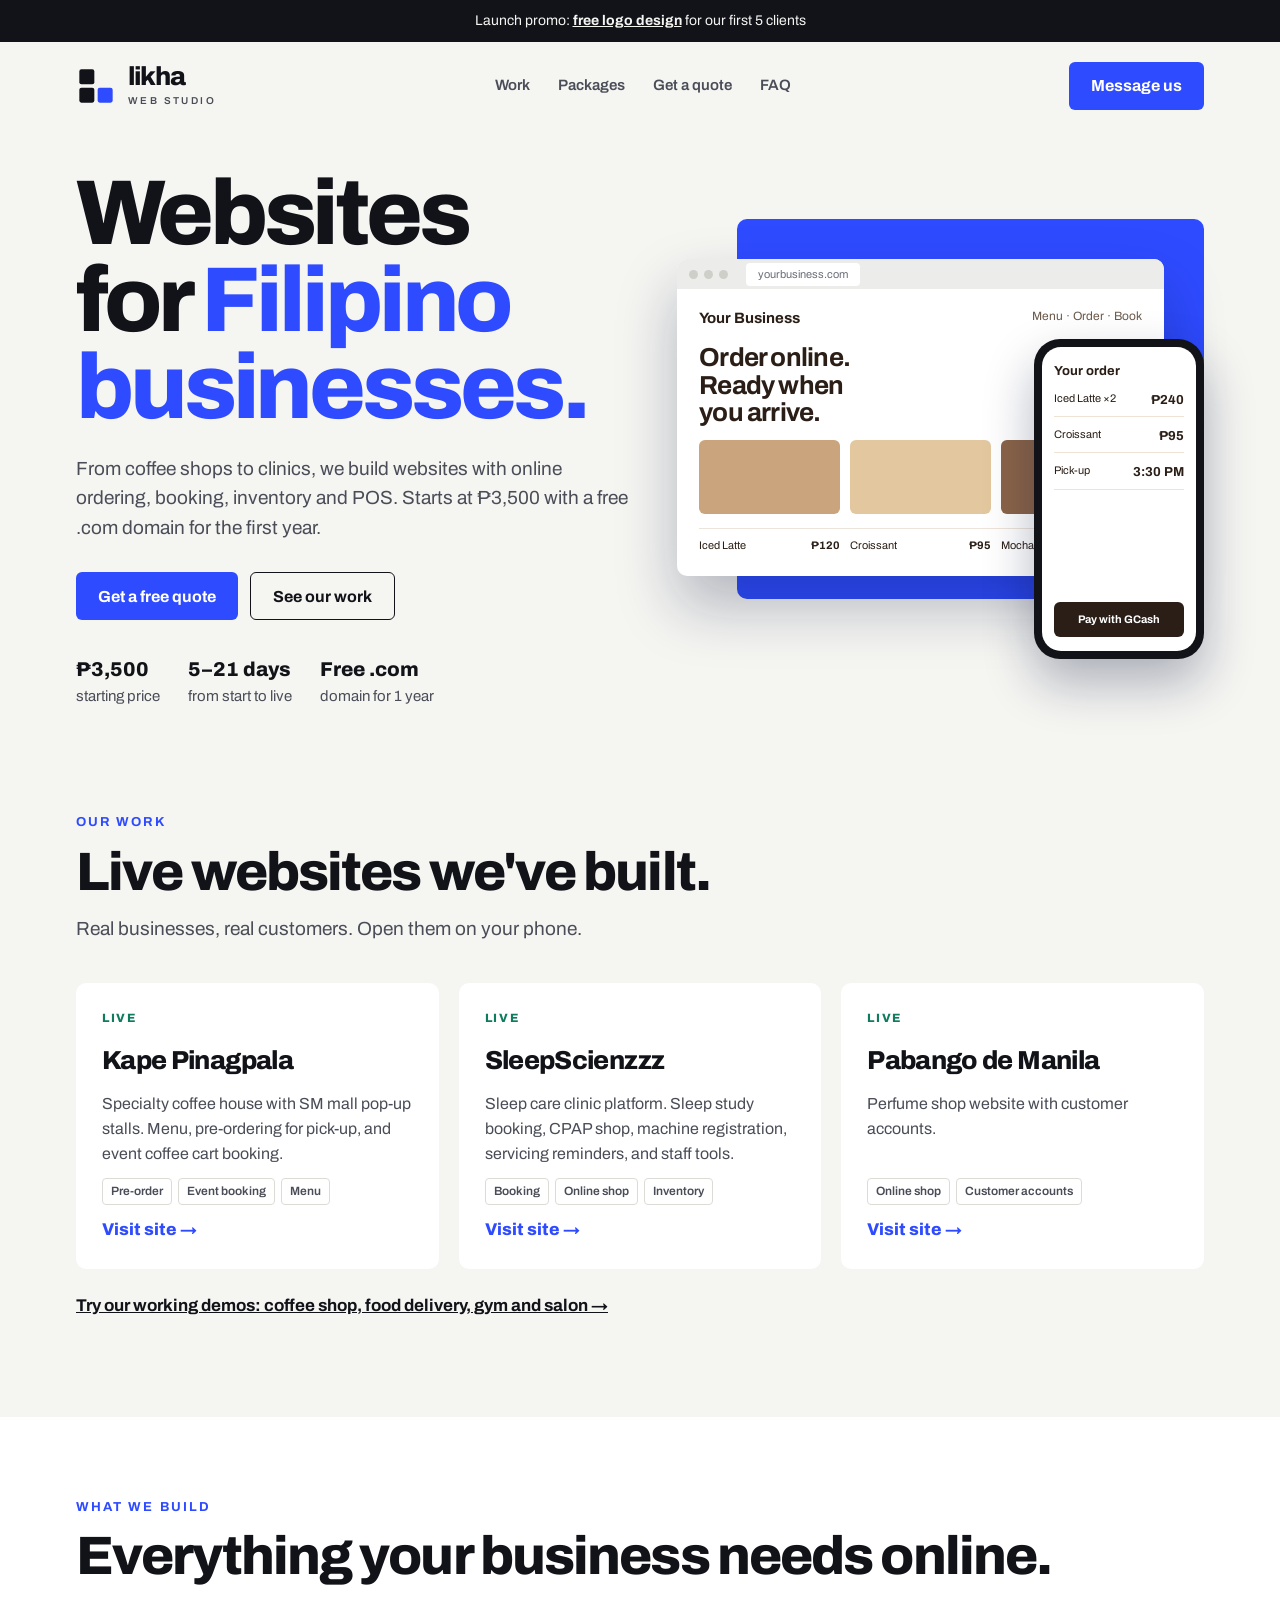
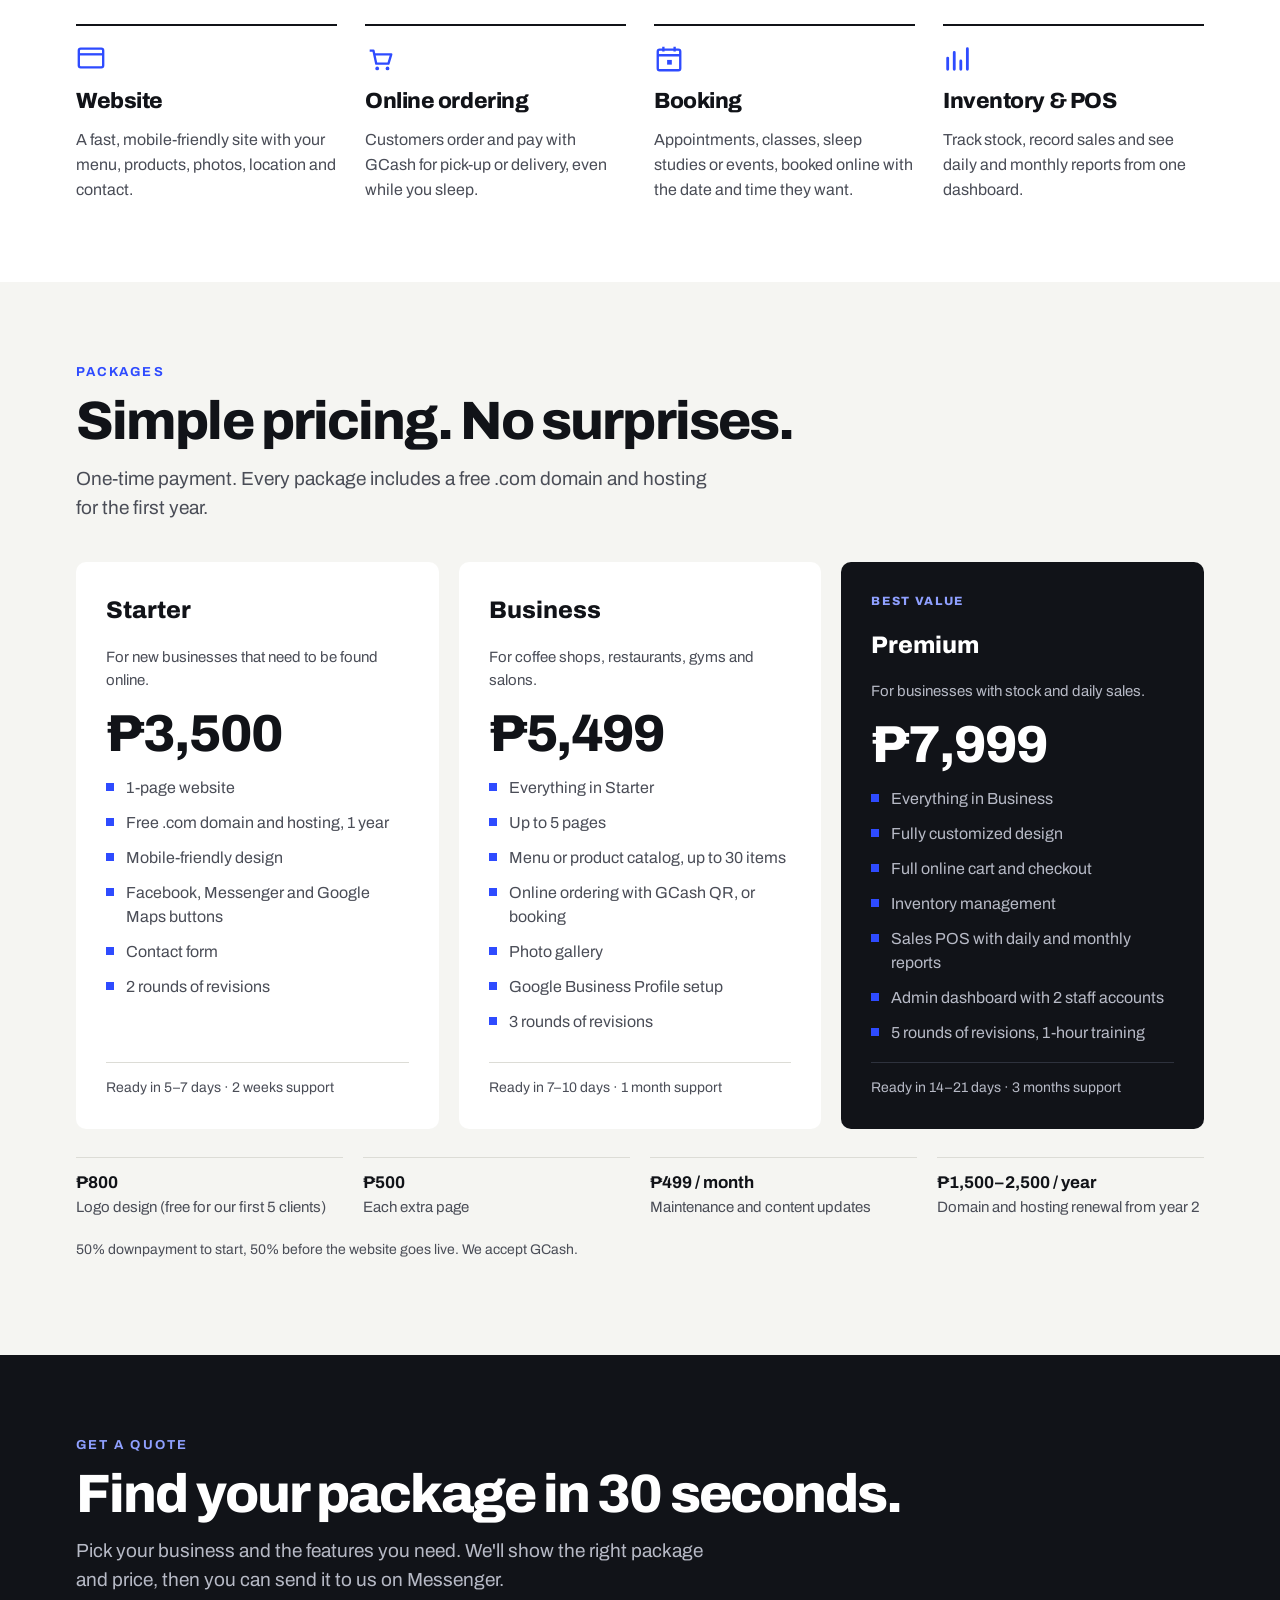
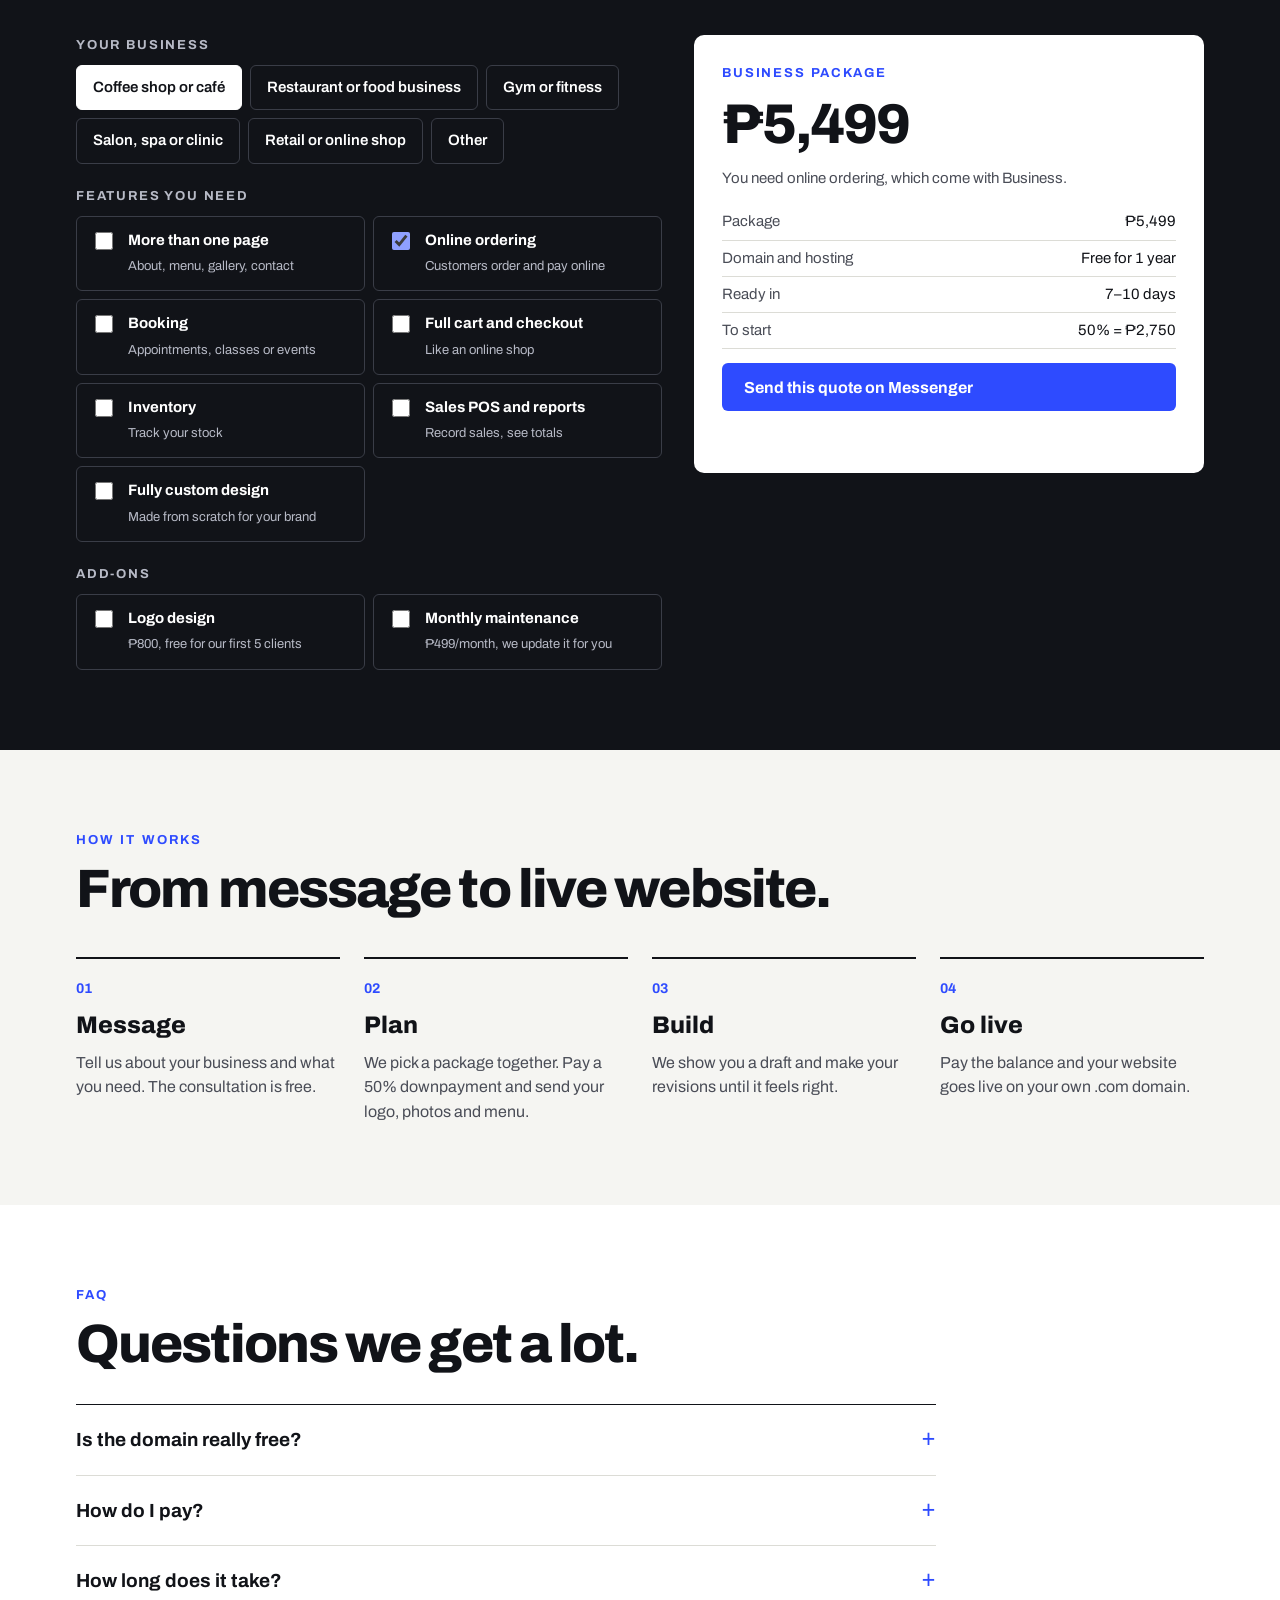
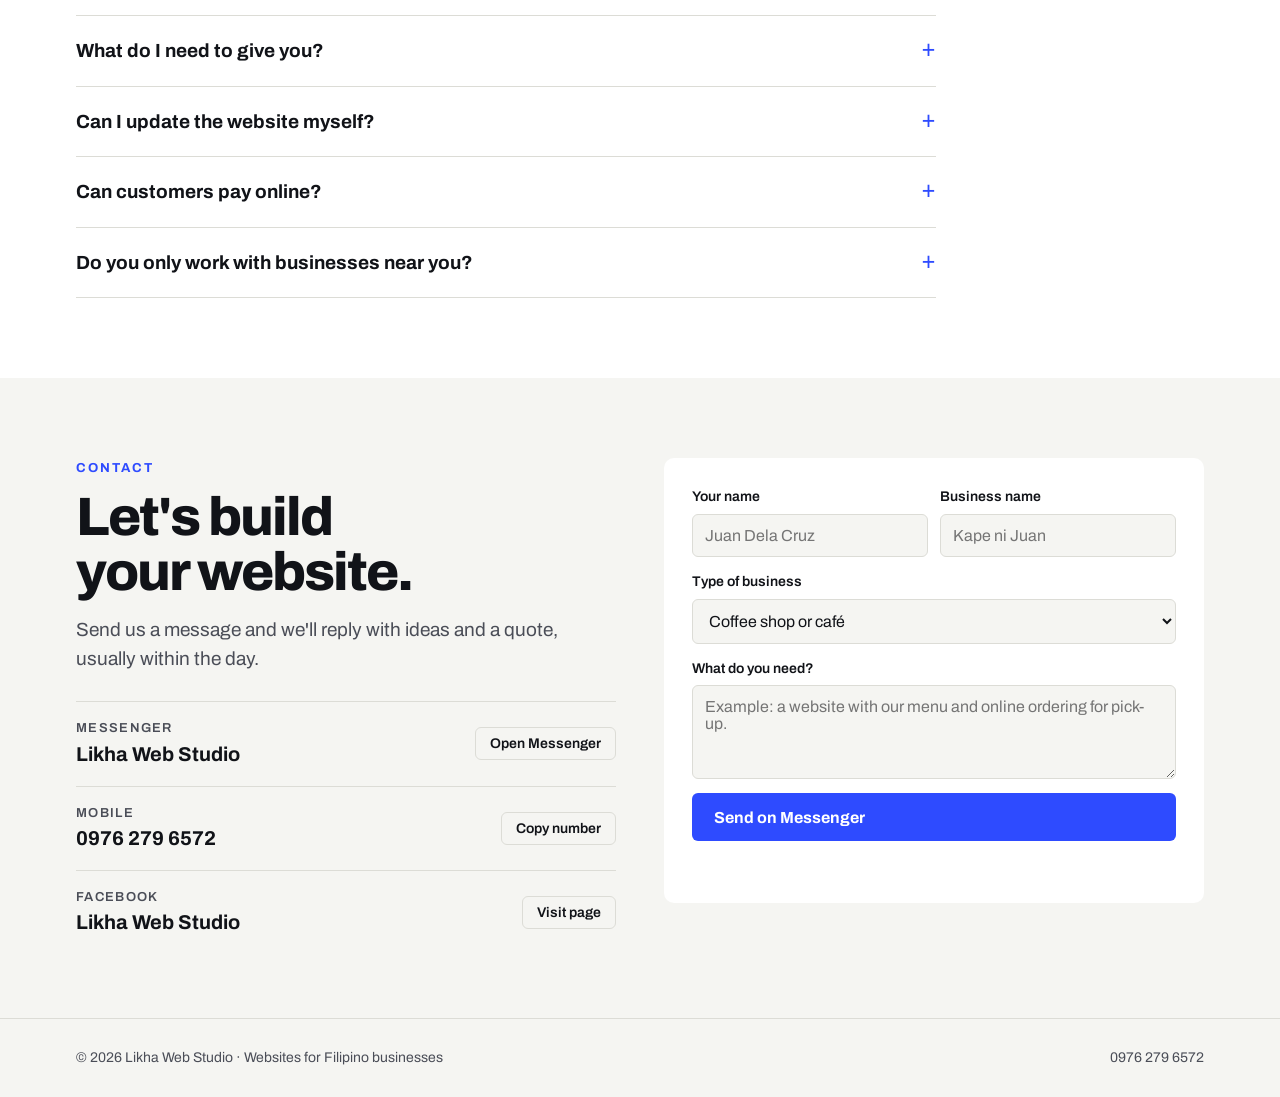
<file: index.html>
<!doctype html><html lang="en"><head><meta charset="utf-8"><meta name=viewport content="width=device-width,initial-scale=1,viewport-fit=cover"><style>:root{color-scheme:light;box-sizing:border-box;padding-top:env(safe-area-inset-top,0px);padding-bottom:env(safe-area-inset-bottom,0px)}html{scroll-padding-top:env(safe-area-inset-top,0px)}body{margin:0;padding:0;font:14px -apple-system,BlinkMacSystemFont,sans-serif;background:#fff;color:#000}img{max-width:100%}[hidden]:not([hidden=until-found i]){display:none!important}</style><title>Likha Web Studio</title>
<meta name="description" content="Affordable websites for Filipino businesses: online ordering, booking, inventory and POS. Starts at ₱3,500 with a free .com domain for the first year.">
<meta property="og:title" content="Likha Web Studio | Websites for Filipino businesses">
<meta property="og:description" content="Websites with online ordering, booking, inventory and POS. Starts at ₱3,500 with a free .com domain.">
<meta property="og:image" content="https://likha-web-studio.pages.dev/og-image.png">
<meta property="og:type" content="website">
<link rel="icon" href="data:image/svg+xml,%3Csvg xmlns='http://www.w3.org/2000/svg' viewBox='0 0 48 48'%3E%3Crect x='4' y='4' width='18' height='18' rx='2.5' fill='%23111318'/%3E%3Crect x='4' y='26' width='18' height='18' rx='2.5' fill='%23111318'/%3E%3Crect x='26' y='26' width='18' height='18' rx='2.5' fill='%232E4BFF'/%3E%3C/svg%3E">
<link rel="preconnect" href="https://fonts.googleapis.com">
<link rel="stylesheet" href="https://fonts.googleapis.com/css2?family=Archivo:wght@400;500;600;700;800&display=swap">
</head><body>
<style>
/* Layout: studio homepage — split hero with product mock, client work, services, packages, live quote builder, process, FAQ, contact. */
:root{
  --bg:#F5F5F2; --card:#FFFFFF; --ink:#111318; --muted:#4A4D57; --line:#DCDCD6; --accent:#2E4BFF; --accent-ink:#FFFFFF; --dark:#111318; --dark-fg:#FFFFFF; --dark-muted:#B7BAC6; --live:#0F7B5F;
  --font:'Archivo', system-ui, -apple-system, 'Segoe UI', sans-serif;
}
@media (prefers-color-scheme: dark){:root:not([data-theme="light"]){--bg:#111318;--card:#1B1E26;--ink:#F2F2EF;--muted:#B0B4C0;--line:#2E323D;--accent:#7D8EFF;--accent-ink:#0B0D12;--dark:#000000;--dark-fg:#F2F2EF;--dark-muted:#A9ADB9;--live:#5FD3A8;color-scheme:dark}}
:root[data-theme="dark"]{--bg:#111318;--card:#1B1E26;--ink:#F2F2EF;--muted:#B0B4C0;--line:#2E323D;--accent:#7D8EFF;--accent-ink:#0B0D12;--dark:#000000;--dark-fg:#F2F2EF;--dark-muted:#A9ADB9;--live:#5FD3A8;color-scheme:dark}
*{box-sizing:border-box}
html{scroll-behavior:smooth}
@media (prefers-reduced-motion:reduce){html{scroll-behavior:auto}}
body{background:var(--bg);color:var(--ink);font-family:var(--font);font-size:17px;line-height:1.55}
.wrap{max-width:1160px;margin:0 auto;padding-left:max(16px,env(safe-area-inset-left,0px));padding-right:max(16px,env(safe-area-inset-right,0px))}
a{color:inherit}
a:focus-visible,button:focus-visible,input:focus-visible,select:focus-visible,textarea:focus-visible,summary:focus-visible{outline:3px solid var(--accent);outline-offset:3px}
h1,h2,h3{text-wrap:balance}
.btn{display:inline-flex;align-items:center;gap:8px;font:700 16px var(--font);text-decoration:none;border:0;border-radius:6px;padding:14px 22px;cursor:pointer;background:var(--accent);color:var(--accent-ink);min-height:48px}
.btn.ink{background:var(--ink);color:var(--bg)}
.btn.ghost{background:transparent;color:var(--ink);border:1.5px solid var(--ink)}
.eyebrow{font-size:13px;font-weight:700;letter-spacing:0.16em;text-transform:uppercase;color:var(--accent);margin:0 0 12px}
section{padding-block:80px}
section h2{font-size:clamp(34px,5vw,54px);font-weight:800;letter-spacing:-0.035em;line-height:1.02;margin:0 0 14px}
.lead{color:var(--muted);font-size:19px;max-width:58ch;margin:0}
.promo{background:var(--ink);color:var(--bg);font-size:14px;text-align:center;padding-block:10px}
.promo a{font-weight:700}
header .wrap{display:flex;justify-content:space-between;align-items:center;gap:16px;padding-block:20px}
.lock{display:flex;align-items:center;gap:12px;text-decoration:none}
.lock b{display:block;color:var(--ink);font-size:26px;font-weight:800;letter-spacing:-0.035em;line-height:1}
.lock span{display:block;font-size:10px;font-weight:600;letter-spacing:0.24em;margin-top:4px;color:var(--muted)}
nav{display:flex;gap:28px;font-weight:600;font-size:15px}
nav a{text-decoration:none;color:var(--muted)}nav a:hover{color:var(--ink)}
.hero .wrap{display:grid;grid-template-columns:minmax(0,1.05fr) minmax(0,1fr);gap:48px;align-items:center;padding-block:40px 24px}
.hero h1{font-size:clamp(46px,7.4vw,92px);font-weight:800;letter-spacing:-0.045em;line-height:0.95;margin:0 0 22px}
.hero h1 span{color:var(--accent)}
.hero .lead{margin-bottom:30px}
.ctas{display:flex;gap:12px;flex-wrap:wrap}
.trust{display:flex;gap:28px;flex-wrap:wrap;margin-top:34px;font-size:15px;color:var(--muted)}
.trust b{display:block;color:var(--ink);font-size:20px;font-weight:800}
.mock{position:relative;height:440px;max-width:100%}
.mock .panel{position:absolute;inset:0 0 60px 60px;background:var(--accent);border-radius:10px}
.browser{position:absolute;left:0;top:40px;right:40px;background:#FFFFFF;border-radius:10px;overflow:hidden;box-shadow:0 30px 60px rgba(10,20,60,0.28);color:#2A1E16}
.browser .bar{height:30px;background:#ECECEA;display:flex;align-items:center;gap:6px;padding:0 12px}
.browser .bar i{width:9px;height:9px;border-radius:50%;background:#CFCFCA}
.browser .bar span{margin-left:12px;background:#FFFFFF;border-radius:4px;font-size:11px;color:#6B6E78;padding:3px 12px}
.site{padding:18px 22px 22px;display:flex;flex-direction:column;gap:14px}
.site .nav{display:flex;justify-content:space-between;font-size:12px;color:#6B5A4C}
.site .nav b{font-size:15px;color:#2A1E16}
.site h4{margin:0;font-size:26px;line-height:1.05;letter-spacing:-0.03em;max-width:12ch}
.site .row{display:grid;grid-template-columns:repeat(3,minmax(0,1fr));gap:10px}
.site .tile{border-radius:6px;height:74px}
.site .items{display:grid;grid-template-columns:repeat(3,minmax(0,1fr));font-size:11px;border-top:1px solid #ECE4DA;padding-top:8px;gap:10px}
.site .items span{display:flex;justify-content:space-between}
.phone{position:absolute;right:0;bottom:0;width:170px;height:320px;background:#111318;border-radius:26px;padding:8px;box-shadow:0 24px 50px rgba(10,20,60,0.3)}
.phone .scr{height:100%;background:#FFFFFF;border-radius:19px;padding:14px 12px;display:flex;flex-direction:column;gap:9px;color:#2A1E16;font-size:11px}
.phone .scr b{font-size:13px}
.phone .ln{display:flex;justify-content:space-between;border-bottom:1px solid #EFE4D3;padding-bottom:6px}
.phone .pay{margin-top:auto;background:#2A1E16;color:#FFFFFF;text-align:center;border-radius:6px;padding:9px;font-weight:700}
.work-grid{display:grid;grid-template-columns:repeat(3,minmax(0,1fr));gap:20px;margin-top:40px}
.proj{background:var(--card);border-radius:10px;padding:26px;display:flex;flex-direction:column;gap:12px;text-decoration:none}
.proj .live{font-size:12px;font-weight:800;letter-spacing:0.14em;color:var(--live)}
.proj h3{margin:0;font-size:26px;font-weight:800;letter-spacing:-0.025em}
.proj p{margin:0;color:var(--muted);font-size:16px;flex:1}
.tags{display:flex;gap:6px;flex-wrap:wrap}
.tags span{font-size:12px;font-weight:600;border:1px solid var(--line);border-radius:4px;padding:3px 8px;color:var(--muted)}
.proj .go{font-weight:800;color:var(--accent)}
.proj:hover h3{color:var(--accent)}
.more{margin-top:24px;font-weight:700}
.services{background:var(--card)}
.svc-grid{display:grid;grid-template-columns:repeat(4,minmax(0,1fr));gap:28px;margin-top:40px}
.svc{display:flex;flex-direction:column;gap:10px;border-top:2px solid var(--ink);padding-top:18px}
.svc h3{margin:0;font-size:22px;font-weight:800;letter-spacing:-0.02em}
.svc p{margin:0;color:var(--muted);font-size:16px}
.svc svg{width:30px;height:30px}
.plans{display:grid;grid-template-columns:repeat(3,minmax(0,1fr));gap:20px;margin-top:40px;align-items:stretch}
.plan{background:var(--card);border-radius:10px;padding:30px;display:flex;flex-direction:column;gap:16px}
.plan.best{background:var(--dark);color:var(--dark-fg)}
.plan .for{color:var(--muted);font-size:15px;margin:0}
.plan.best .for,.plan.best li{color:var(--dark-muted)}
.plan h3{margin:0;font-size:24px;font-weight:800}
.plan .flag{font-size:12px;font-weight:800;letter-spacing:0.14em;color:var(--accent)}
.plan.best .flag{color:#8FA0FF}
.plan .amt{font-size:52px;font-weight:800;letter-spacing:-0.04em;line-height:1;font-variant-numeric:tabular-nums}
.plan ul{list-style:none;margin:0;padding:0;display:flex;flex-direction:column;gap:10px;font-size:16px;flex:1}
.plan li{display:flex;gap:12px;align-items:baseline;color:var(--muted)}
.plan li::before{content:"";width:8px;height:8px;background:var(--accent);flex-shrink:0;transform:translateY(-2px)}
.plan .meta{font-size:14px;color:var(--muted);border-top:1px solid var(--line);padding-top:14px}
.plan.best .meta{border-color:#2E323D;color:var(--dark-muted)}
.addons{display:grid;grid-template-columns:repeat(4,minmax(0,1fr));gap:20px;margin-top:28px}
.addons div{border-top:1px solid var(--line);padding-top:12px;font-size:15px;color:var(--muted)}
.addons b{display:block;color:var(--ink);font-size:17px}
.fine{font-size:14px;color:var(--muted);margin-top:20px}
.quote{background:var(--dark);color:var(--dark-fg)}
.quote .lead{color:var(--dark-muted)}
.quote .eyebrow{color:#8FA0FF}
.q-grid{display:grid;grid-template-columns:minmax(0,1.15fr) minmax(0,1fr);gap:32px;margin-top:40px;align-items:start}
.q-form{display:flex;flex-direction:column;gap:22px}
.q-form legend,.q-label{font-size:13px;font-weight:700;letter-spacing:0.14em;text-transform:uppercase;color:var(--dark-muted);margin-bottom:10px;padding:0}
fieldset{border:0;margin:0;padding:0;min-width:0}
.chips{display:flex;flex-wrap:wrap;gap:8px}
.chip{position:relative}
.chip input{position:absolute;opacity:0;pointer-events:none}
.chip span{display:inline-block;font-size:15px;font-weight:600;padding:10px 16px;border-radius:6px;border:1.5px solid #3A3D47;cursor:pointer;color:var(--dark-fg)}
.chip input:checked+span{background:var(--dark-fg);color:#111318;border-color:var(--dark-fg)}
.chip input:focus-visible+span{outline:3px solid #8FA0FF;outline-offset:2px}
.feat{display:grid;grid-template-columns:repeat(2,minmax(0,1fr));gap:8px}
.feat label{display:flex;gap:12px;align-items:flex-start;border:1.5px solid #3A3D47;border-radius:6px;padding:12px 14px;cursor:pointer}
.feat input{width:18px;height:18px;margin-top:3px;accent-color:#8FA0FF;flex-shrink:0}
.feat b{display:block;font-size:15px}
.feat small{color:var(--dark-muted);font-size:13px}
.result{background:var(--card);color:var(--ink);border-radius:10px;padding:28px;display:flex;flex-direction:column;gap:14px;position:sticky;top:calc(20px + env(safe-area-inset-top,0px))}
.result .pk{font-size:13px;font-weight:700;letter-spacing:0.14em;text-transform:uppercase;color:var(--accent)}
.result .total{font-size:56px;font-weight:800;letter-spacing:-0.04em;line-height:1;font-variant-numeric:tabular-nums}
.result .why{color:var(--muted);font-size:15px;margin:0}
.rows div{display:flex;justify-content:space-between;gap:12px;padding-block:6px;border-bottom:1px solid var(--line);font-size:15px;font-variant-numeric:tabular-nums}
.rows div span:first-child{color:var(--muted)}
.copied{font-size:14px;color:var(--live);font-weight:600;min-height:1.4em;margin:0}
.steps{display:grid;grid-template-columns:repeat(4,minmax(0,1fr));gap:24px;margin-top:40px}
.step{border-top:2px solid var(--ink);padding-top:16px}
.step .n{font-size:14px;font-weight:700;color:var(--accent)}
.step h3{margin:6px 0;font-size:24px;font-weight:800}
.step p{margin:0;color:var(--muted);font-size:16px}
.faq{background:var(--card)}
.faq-list{margin-top:32px;border-top:1.5px solid var(--ink);max-width:860px}
details{border-bottom:1px solid var(--line)}
summary{cursor:pointer;list-style:none;display:flex;justify-content:space-between;gap:16px;padding-block:20px;font-size:19px;font-weight:700}
summary::-webkit-details-marker{display:none}
summary::after{content:"+";font-weight:400;font-size:24px;line-height:1;color:var(--accent)}
details[open] summary::after{content:"−"}
details p{margin:0 0 20px;color:var(--muted);max-width:68ch}
.contact .wrap{display:grid;grid-template-columns:minmax(0,1fr) minmax(0,1fr);gap:48px;align-items:start}
.ways{display:flex;flex-direction:column;gap:16px;margin-top:28px}
.way{display:flex;justify-content:space-between;align-items:center;gap:12px;border-top:1px solid var(--line);padding-top:16px;flex-wrap:wrap}
.way small{display:block;color:var(--muted);font-size:13px;font-weight:600;letter-spacing:0.1em;text-transform:uppercase}
.way b{font-size:20px}
.mini{font:600 14px var(--font);border:1.5px solid var(--line);background:transparent;color:var(--ink);border-radius:6px;padding:8px 14px;cursor:pointer;text-decoration:none}
form.inq{background:var(--card);border-radius:10px;padding:28px;display:flex;flex-direction:column;gap:14px}
form.inq label{font-weight:600;font-size:14px;display:flex;flex-direction:column;gap:6px}
form.inq input,form.inq select,form.inq textarea{font:16px var(--font);padding:12px;border-radius:6px;border:1.5px solid var(--line);background:var(--bg);color:var(--ink)}
form.inq .two{display:grid;grid-template-columns:minmax(0,1fr) minmax(0,1fr);gap:12px}
footer{border-top:1px solid var(--line)}
footer .wrap{padding-block:28px;display:flex;justify-content:space-between;flex-wrap:wrap;gap:12px;color:var(--muted);font-size:14px}
@media (max-width:980px){
  .hero .wrap,.q-grid,.contact .wrap{grid-template-columns:1fr}
  .svc-grid,.steps,.addons{grid-template-columns:repeat(2,minmax(0,1fr))}
  .work-grid,.plans{grid-template-columns:1fr}
  .result{position:static}
}
@media (max-width:640px){
  nav{display:none}
  section{padding-block:56px}
  .mock{height:360px}
  .phone{width:140px;height:270px}
  .site .tile{height:54px}
  .svc-grid,.steps,.addons,.feat,form.inq .two{grid-template-columns:1fr}
  header .btn{padding:10px 14px;min-height:44px;font-size:14px}
}
</style>

<div class="promo">Launch promo: <a href="#quote">free logo design</a> for our first 5 clients</div>

<header><div class="wrap">
  <a class="lock" href="#top" aria-label="Likha Web Studio home">
    <svg width="40" height="40" viewBox="0 0 48 48" aria-hidden="true"><rect x="4" y="4" width="18" height="18" rx="2.5" fill="var(--ink)"/><rect x="4" y="26" width="18" height="18" rx="2.5" fill="var(--ink)"/><rect x="26" y="26" width="18" height="18" rx="2.5" fill="var(--accent)"/></svg>
    <div><b>likha</b><span>WEB STUDIO</span></div>
  </a>
  <nav aria-label="Main"><a href="#work">Work</a><a href="#packages">Packages</a><a href="#quote">Get a quote</a><a href="#faq">FAQ</a></nav>
  <a class="btn" href="https://m.me/61595731580054" target="_blank" rel="noopener">Message us</a>
</div></header>

<main id="top">
<section class="hero" style="padding-block:0"><div class="wrap">
  <div>
    <h1>Websites for <span>Filipino businesses.</span></h1>
    <p class="lead">From coffee shops to clinics, we build websites with online ordering, booking, inventory and POS. Starts at ₱3,500 with a free .com domain for the first year.</p>
    <div class="ctas"><a class="btn" href="#quote">Get a free quote</a><a class="btn ghost" href="#work">See our work</a></div>
    <div class="trust"><div><b>₱3,500</b>starting price</div><div><b>5–21 days</b>from start to live</div><div><b>Free .com</b>domain for 1 year</div></div>
  </div>
  <div class="mock" aria-hidden="true">
    <div class="panel"></div>
    <div class="browser">
      <div class="bar"><i></i><i></i><i></i><span>yourbusiness.com</span></div>
      <div class="site">
        <div class="nav"><b>Your Business</b><span>Menu · Order · Book</span></div>
        <h4>Order online. Ready when you arrive.</h4>
        <div class="row"><div class="tile" style="background:#C9A47C"></div><div class="tile" style="background:#E3C89F"></div><div class="tile" style="background:#8A6448"></div></div>
        <div class="items"><span>Iced Latte <b>₱120</b></span><span>Croissant <b>₱95</b></span><span>Mocha <b>₱135</b></span></div>
      </div>
    </div>
    <div class="phone"><div class="scr"><b>Your order</b><div class="ln"><span>Iced Latte ×2</span><b>₱240</b></div><div class="ln"><span>Croissant</span><b>₱95</b></div><div class="ln"><span>Pick-up</span><b>3:30 PM</b></div><div class="pay">Pay with GCash</div></div></div>
  </div>
</div></section>

<section id="work"><div class="wrap">
  <p class="eyebrow">Our work</p>
  <h2>Live websites we've built.</h2>
  <p class="lead">Real businesses, real customers. Open them on your phone.</p>
  <div class="work-grid">
    <a class="proj" href="https://kapepinagpala.pages.dev/" target="_blank" rel="noopener">
      <span class="live">LIVE</span><h3>Kape Pinagpala</h3>
      <p>Specialty coffee house with SM mall pop-up stalls. Menu, pre-ordering for pick-up, and event coffee cart booking.</p>
      <div class="tags"><span>Pre-order</span><span>Event booking</span><span>Menu</span></div><span class="go">Visit site →</span>
    </a>
    <a class="proj" href="https://sleepscienzzz-pi.vercel.app/" target="_blank" rel="noopener">
      <span class="live">LIVE</span><h3>SleepScienzzz</h3>
      <p>Sleep care clinic platform. Sleep study booking, CPAP shop, machine registration, servicing reminders, and staff tools.</p>
      <div class="tags"><span>Booking</span><span>Online shop</span><span>Inventory</span></div><span class="go">Visit site →</span>
    </a>
    <a class="proj" href="https://pabangodemanila.pabangodemanilaph.workers.dev/" target="_blank" rel="noopener">
      <span class="live">LIVE</span><h3>Pabango de Manila</h3>
      <p>Perfume shop website with customer accounts.</p>
      <div class="tags"><span>Online shop</span><span>Customer accounts</span></div><span class="go">Visit site →</span>
    </a>
  </div>
  <p class="more"><a href="portfolio/">Try our working demos: coffee shop, food delivery, gym and salon →</a></p>
</div></section>

<section class="services"><div class="wrap">
  <p class="eyebrow">What we build</p>
  <h2>Everything your business needs online.</h2>
  <div class="svc-grid">
    <div class="svc"><svg viewBox="0 0 32 32" aria-hidden="true"><rect x="3" y="5" width="26" height="20" rx="2" fill="none" stroke="var(--accent)" stroke-width="2.5"/><path d="M3 11 H29" stroke="var(--accent)" stroke-width="2.5"/></svg><h3>Website</h3><p>A fast, mobile-friendly site with your menu, products, photos, location and contact.</p></div>
    <div class="svc"><svg viewBox="0 0 32 32" aria-hidden="true"><path d="M5 7 H9 L12 21 H25 L28 11 H10" fill="none" stroke="var(--accent)" stroke-width="2.5" stroke-linejoin="round"/><circle cx="13" cy="26" r="2" fill="var(--accent)"/><circle cx="24" cy="26" r="2" fill="var(--accent)"/></svg><h3>Online ordering</h3><p>Customers order and pay with GCash for pick-up or delivery, even while you sleep.</p></div>
    <div class="svc"><svg viewBox="0 0 32 32" aria-hidden="true"><rect x="4" y="6" width="24" height="22" rx="2" fill="none" stroke="var(--accent)" stroke-width="2.5"/><path d="M4 12 H28 M10 3 V8 M22 3 V8" stroke="var(--accent)" stroke-width="2.5"/><rect x="14" y="17" width="5" height="5" fill="var(--accent)"/></svg><h3>Booking</h3><p>Appointments, classes, sleep studies or events, booked online with the date and time they want.</p></div>
    <div class="svc"><svg viewBox="0 0 32 32" aria-hidden="true"><path d="M5 27 V15 M12 27 V9 M19 27 V18 M26 27 V5" stroke="var(--accent)" stroke-width="3" stroke-linecap="round"/></svg><h3>Inventory &amp; POS</h3><p>Track stock, record sales and see daily and monthly reports from one dashboard.</p></div>
  </div>
</div></section>

<section id="packages"><div class="wrap">
  <p class="eyebrow">Packages</p>
  <h2>Simple pricing. No surprises.</h2>
  <p class="lead">One-time payment. Every package includes a free .com domain and hosting for the first year.</p>
  <div class="plans">
    <div class="plan">
      <h3>Starter</h3><p class="for">For new businesses that need to be found online.</p>
      <div class="amt">₱3,500</div>
      <ul><li>1-page website</li><li>Free .com domain and hosting, 1 year</li><li>Mobile-friendly design</li><li>Facebook, Messenger and Google Maps buttons</li><li>Contact form</li><li>2 rounds of revisions</li></ul>
      <div class="meta">Ready in 5–7 days · 2 weeks support</div>
    </div>
    <div class="plan">
      <h3>Business</h3><p class="for">For coffee shops, restaurants, gyms and salons.</p>
      <div class="amt">₱5,499</div>
      <ul><li>Everything in Starter</li><li>Up to 5 pages</li><li>Menu or product catalog, up to 30 items</li><li>Online ordering with GCash QR, or booking</li><li>Photo gallery</li><li>Google Business Profile setup</li><li>3 rounds of revisions</li></ul>
      <div class="meta">Ready in 7–10 days · 1 month support</div>
    </div>
    <div class="plan best">
      <span class="flag">BEST VALUE</span>
      <h3>Premium</h3><p class="for">For businesses with stock and daily sales.</p>
      <div class="amt">₱7,999</div>
      <ul><li>Everything in Business</li><li>Fully customized design</li><li>Full online cart and checkout</li><li>Inventory management</li><li>Sales POS with daily and monthly reports</li><li>Admin dashboard with 2 staff accounts</li><li>5 rounds of revisions, 1-hour training</li></ul>
      <div class="meta">Ready in 14–21 days · 3 months support</div>
    </div>
  </div>
  <div class="addons">
    <div><b>₱800</b>Logo design (free for our first 5 clients)</div>
    <div><b>₱500</b>Each extra page</div>
    <div><b>₱499 / month</b>Maintenance and content updates</div>
    <div><b>₱1,500–2,500 / year</b>Domain and hosting renewal from year 2</div>
  </div>
  <p class="fine">50% downpayment to start, 50% before the website goes live. We accept GCash.</p>
</div></section>

<section class="quote" id="quote"><div class="wrap">
  <p class="eyebrow">Get a quote</p>
  <h2>Find your package in 30 seconds.</h2>
  <p class="lead">Pick your business and the features you need. We'll show the right package and price, then you can send it to us on Messenger.</p>
  <div class="q-grid">
    <form class="q-form" id="qform" onsubmit="return false">
      <fieldset>
        <legend>Your business</legend>
        <div class="chips" id="biz"></div>
      </fieldset>
      <fieldset>
        <legend>Features you need</legend>
        <div class="feat">
          <label for="f-pages"><input type="checkbox" id="f-pages" data-f="pages"><span><b>More than one page</b><small>About, menu, gallery, contact</small></span></label>
          <label for="f-order"><input type="checkbox" id="f-order" data-f="order"><span><b>Online ordering</b><small>Customers order and pay online</small></span></label>
          <label for="f-book"><input type="checkbox" id="f-book" data-f="book"><span><b>Booking</b><small>Appointments, classes or events</small></span></label>
          <label for="f-cart"><input type="checkbox" id="f-cart" data-f="cart"><span><b>Full cart and checkout</b><small>Like an online shop</small></span></label>
          <label for="f-inv"><input type="checkbox" id="f-inv" data-f="inv"><span><b>Inventory</b><small>Track your stock</small></span></label>
          <label for="f-pos"><input type="checkbox" id="f-pos" data-f="pos"><span><b>Sales POS and reports</b><small>Record sales, see totals</small></span></label>
          <label for="f-custom"><input type="checkbox" id="f-custom" data-f="custom"><span><b>Fully custom design</b><small>Made from scratch for your brand</small></span></label>
        </div>
      </fieldset>
      <fieldset>
        <legend>Add-ons</legend>
        <div class="feat">
          <label for="a-logo"><input type="checkbox" id="a-logo"><span><b>Logo design</b><small>₱800, free for our first 5 clients</small></span></label>
          <label for="a-maint"><input type="checkbox" id="a-maint"><span><b>Monthly maintenance</b><small>₱499/month, we update it for you</small></span></label>
        </div>
      </fieldset>
    </form>
    <div class="result" aria-live="polite">
      <span class="pk" id="rPk">Business package</span>
      <div class="total" id="rTotal">₱5,499</div>
      <p class="why" id="rWhy"></p>
      <div class="rows" id="rRows"></div>
      <a class="btn" id="sendQuote" href="https://m.me/61595731580054" target="_blank" rel="noopener">Send this quote on Messenger</a>
      <p class="copied" id="qCopied"></p>
    </div>
  </div>
</div></section>

<section><div class="wrap">
  <p class="eyebrow">How it works</p>
  <h2>From message to live website.</h2>
  <div class="steps">
    <div class="step"><span class="n">01</span><h3>Message</h3><p>Tell us about your business and what you need. The consultation is free.</p></div>
    <div class="step"><span class="n">02</span><h3>Plan</h3><p>We pick a package together. Pay a 50% downpayment and send your logo, photos and menu.</p></div>
    <div class="step"><span class="n">03</span><h3>Build</h3><p>We show you a draft and make your revisions until it feels right.</p></div>
    <div class="step"><span class="n">04</span><h3>Go live</h3><p>Pay the balance and your website goes live on your own .com domain.</p></div>
  </div>
</div></section>

<section class="faq" id="faq"><div class="wrap">
  <p class="eyebrow">FAQ</p>
  <h2>Questions we get a lot.</h2>
  <div class="faq-list">
    <details><summary>Is the domain really free?</summary><p>Yes, for the first year. From the second year, renewal of the domain and hosting costs ₱1,500 to ₱2,500 per year depending on your package. We'll remind you before it's due.</p></details>
    <details><summary>How do I pay?</summary><p>50% downpayment to start and 50% before the website goes live. We accept GCash.</p></details>
    <details><summary>How long does it take?</summary><p>Starter takes 5–7 days, Business 7–10 days and Premium 14–21 days. The clock starts once we have your downpayment and your content.</p></details>
    <details><summary>What do I need to give you?</summary><p>Your logo, photos, menu or product list with prices, and contact details. No logo yet? We can design one. No photos? We can help you choose good stock photos to start.</p></details>
    <details><summary>Can I update the website myself?</summary><p>With Premium, yes: the admin dashboard lets you edit products, prices and stock. For Starter and Business, our ₱499/month maintenance plan covers updates, or we can do one-time changes for a small fee.</p></details>
    <details><summary>Can customers pay online?</summary><p>Yes. Business includes ordering with your GCash QR code. Premium adds a full cart and checkout.</p></details>
    <details><summary>Do you only work with businesses near you?</summary><p>No. We work online with businesses anywhere in the Philippines, through Messenger and video calls.</p></details>
  </div>
</div></section>

<section class="contact" id="contact"><div class="wrap">
  <div>
    <p class="eyebrow">Contact</p>
    <h2>Let's build your website.</h2>
    <p class="lead">Send us a message and we'll reply with ideas and a quote, usually within the day.</p>
    <div class="ways">
      <div class="way"><span><small>Messenger</small><b>Likha Web Studio</b></span><a class="mini" href="https://m.me/61595731580054" target="_blank" rel="noopener">Open Messenger</a></div>
      <div class="way"><span><small>Mobile</small><b id="phone">0976 279 6572</b></span><button class="mini" type="button" id="copyPhone">Copy number</button></div>
      <div class="way"><span><small>Facebook</small><b>Likha Web Studio</b></span><a class="mini" href="https://www.facebook.com/profile.php?id=61595731580054" target="_blank" rel="noopener">Visit page</a></div>
    </div>
  </div>
  <form class="inq" id="inq">
    <div class="two">
      <label for="iname">Your name<input id="iname" required autocomplete="name" placeholder="Juan Dela Cruz"></label>
      <label for="ibiz">Business name<input id="ibiz" required placeholder="Kape ni Juan"></label>
    </div>
    <label for="itype">Type of business<select id="itype"></select></label>
    <label for="imsg">What do you need?<textarea id="imsg" rows="4" placeholder="Example: a website with our menu and online ordering for pick-up."></textarea></label>
    <button class="btn" type="submit">Send on Messenger</button>
    <p class="copied" id="iCopied"></p>
  </form>
</div></section>
</main>

<footer><div class="wrap"><span>© 2026 Likha Web Studio · Websites for Filipino businesses</span><span>0976 279 6572</span></div></footer>

<script>
const MSG='https://m.me/61595731580054';
const BIZ=['Coffee shop or café','Restaurant or food business','Gym or fitness','Salon, spa or clinic','Retail or online shop','Other'];
const PKG={starter:{n:'Starter',p:3500,days:'5–7 days'},business:{n:'Business',p:5499,days:'7–10 days'},premium:{n:'Premium',p:7999,days:'14–21 days'}};
const LABEL={pages:'More than one page',order:'Online ordering',book:'Booking',cart:'Full cart and checkout',inv:'Inventory',pos:'Sales POS and reports',custom:'Fully custom design'};
const $=id=>document.getElementById(id);
const peso=n=>'₱'+n.toLocaleString('en-PH');
$('biz').innerHTML=BIZ.map((b,i)=>`<label class="chip"><input type="radio" name="biz" id="biz${i}" value="${b}" ${i===0?'checked':''}><span>${b}</span></label>`).join('');
$('itype').innerHTML=BIZ.map(b=>`<option>${b}</option>`).join('');
const defaults={'Coffee shop or café':['order'],'Restaurant or food business':['order'],'Gym or fitness':['book'],'Salon, spa or clinic':['book'],'Retail or online shop':['cart','inv'],'Other':[]};
function feats(){return [...document.querySelectorAll('[data-f]')].filter(c=>c.checked).map(c=>c.dataset.f);}
function calc(){
  const f=feats();
  let key='starter',why='A one-page site gets you found on Google and shows customers how to reach you.';
  if(f.some(x=>['cart','inv','pos','custom'].includes(x))){key='premium';why='You need '+f.filter(x=>['cart','inv','pos','custom'].includes(x)).map(x=>LABEL[x].toLowerCase()).join(', ')+', which come with Premium.';}
  else if(f.some(x=>['pages','order','book'].includes(x))){key='business';why='You need '+f.map(x=>LABEL[x].toLowerCase()).join(', ')+', which come with Business.';}
  const pk=PKG[key],logo=$('a-logo').checked,maint=$('a-maint').checked;
  const biz=document.querySelector('input[name=biz]:checked').value;
  const total=pk.p+(logo?800:0);
  return {pk,f,logo,maint,biz,total,why};
}
function render(){
  const q=calc();
  $('rPk').textContent=q.pk.n+' package';$('rTotal').textContent=peso(q.total);$('rWhy').textContent=q.why;
  $('rRows').innerHTML=[['Package',peso(q.pk.p)],q.logo?['Logo design','₱800 (free for first 5 clients)']:null,['Domain and hosting','Free for 1 year'],['Ready in',q.pk.days],q.maint?['Maintenance','₱499 / month']:null,['To start','50% = '+peso(Math.round(q.total/2))]].filter(Boolean).map(([a,b])=>`<div><span>${a}</span><span>${b}</span></div>`).join('');
}
function quoteText(){const q=calc();return `Hi Likha Web Studio! I'd like a quote.\nBusiness: ${q.biz}\nPackage: ${q.pk.n} (${peso(q.pk.p)})\nFeatures: ${q.f.length?q.f.map(x=>LABEL[x]).join(', '):'Basic website'}${q.logo?'\nAdd-on: Logo design':''}${q.maint?'\nAdd-on: Monthly maintenance':''}\nEstimated total: ${peso(q.total)}`;}
function copyThen(text,out,msg){
  try{navigator.clipboard.writeText(text).then(()=>{$(out).textContent=msg;},()=>{$(out).textContent='Opening Messenger. Type your message there.';});}catch(e){$(out).textContent='Opening Messenger. Type your message there.';}
}
document.addEventListener('change',e=>{
  if(e.target.name==='biz'){document.querySelectorAll('[data-f]').forEach(c=>c.checked=(defaults[e.target.value]||[]).includes(c.dataset.f));}
  render();
});
$('sendQuote').addEventListener('click',()=>copyThen(quoteText(),'qCopied','Quote copied. Paste it in the Messenger chat that just opened.'));
$('copyPhone').addEventListener('click',()=>{try{navigator.clipboard.writeText('09762796572').then(()=>$('copyPhone').textContent='Copied',()=>{});}catch(e){}});
$('inq').addEventListener('submit',e=>{
  e.preventDefault();
  const t=`Hi Likha Web Studio! I'm ${$('iname').value} from ${$('ibiz').value} (${$('itype').value}).\n${$('imsg').value||'I would like to ask about a website.'}`;
  copyThen(t,'iCopied','Message copied. Paste it in the Messenger chat that just opened.');
  window.open(MSG,'_blank','noopener');
});
document.getElementById('f-order').checked=true;
render();
</script>

</body></html>
</file>
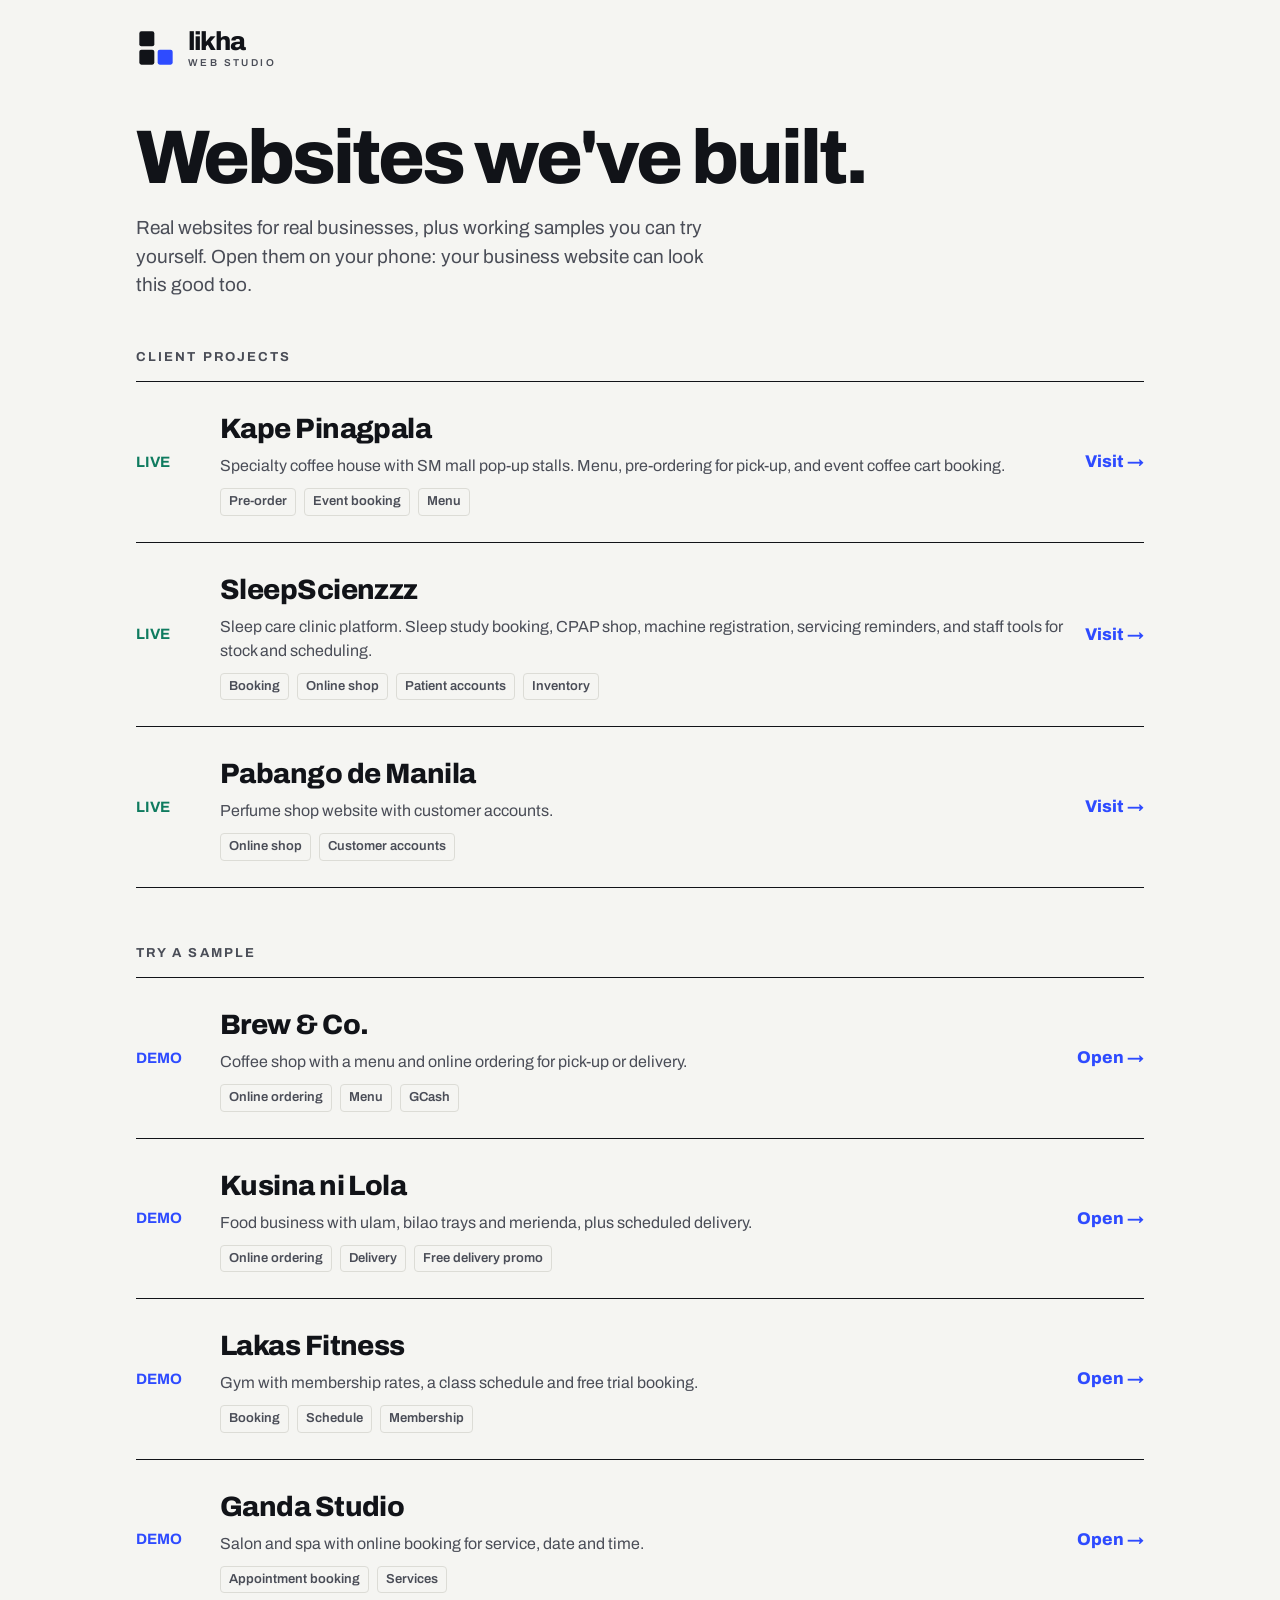
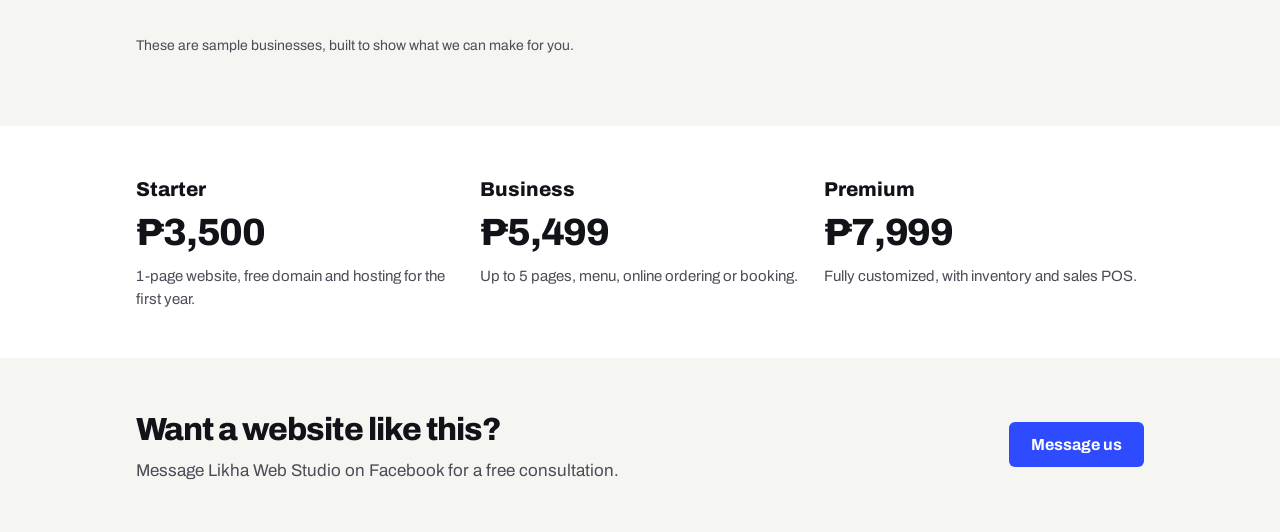
<file: portfolio/index.html>
<!doctype html><html lang="en"><head><meta charset="utf-8"><meta name=viewport content="width=device-width,initial-scale=1,viewport-fit=cover"><style>:root{color-scheme:light;box-sizing:border-box;padding-top:env(safe-area-inset-top,0px);padding-bottom:env(safe-area-inset-bottom,0px)}html{scroll-padding-top:env(safe-area-inset-top,0px)}body{margin:0;padding:0;font:14px -apple-system,BlinkMacSystemFont,sans-serif;background:#fff;color:#000}img{max-width:100%}[hidden]:not([hidden=until-found i]){display:none!important}</style><title>Likha Web Studio Portfolio</title>
<link rel="preconnect" href="https://fonts.googleapis.com">
<link rel="stylesheet" href="https://fonts.googleapis.com/css2?family=Archivo:wght@400;500;600;700;800&display=swap">
</head><body>
<style>
/* Layout: studio portfolio — wordmark header, statement, numbered demo list with live links, packages strip. */
:root{
  --bg:#F5F5F2; --card:#FFFFFF; --ink:#111318; --muted:#4A4D57; --line:#DCDCD6; --accent:#2E4BFF;
  --font:'Archivo', system-ui, sans-serif;
  color-scheme: light;
}
@media (prefers-color-scheme: dark){:root:not([data-theme="light"]){--bg:#111318;--card:#1B1E26;--ink:#F2F2EF;--muted:#B0B4C0;--line:#2E323D;--accent:#7D8EFF;color-scheme:dark}}
:root[data-theme="dark"]{--bg:#111318;--card:#1B1E26;--ink:#F2F2EF;--muted:#B0B4C0;--line:#2E323D;--accent:#7D8EFF;color-scheme:dark}
*{box-sizing:border-box}
body{background:var(--bg);color:var(--ink);font-family:var(--font);font-size:17px;line-height:1.5}
.wrap{max-width:1040px;margin:0 auto;padding-left:max(16px,env(safe-area-inset-left,0px));padding-right:max(16px,env(safe-area-inset-right,0px))}
header .wrap{display:flex;align-items:center;gap:12px;padding-block:28px}
.lock{display:flex;flex-direction:column;line-height:1}
.lock b{font-size:26px;font-weight:800;letter-spacing:-0.035em}
.lock span{font-size:10px;font-weight:600;letter-spacing:0.24em;margin-top:4px;color:var(--muted)}
.intro .wrap{padding-block:24px 48px}
h1{font-size:clamp(40px,7vw,76px);font-weight:800;letter-spacing:-0.04em;line-height:1;margin:0 0 18px;text-wrap:balance;max-width:16ch}
.intro p{color:var(--muted);font-size:19px;max-width:54ch;margin:0}
.list .wrap{display:flex;flex-direction:column;padding-bottom:56px}
.demo{display:grid;grid-template-columns:64px minmax(0,1fr) auto;gap:20px;align-items:center;padding-block:26px;border-top:1.5px solid var(--ink);color:inherit;text-decoration:none}
.demo:last-child{border-bottom:1.5px solid var(--ink)}
.demo .n{font-size:15px;font-weight:700;color:var(--accent)}
.demo h2{margin:0 0 4px;font-size:28px;font-weight:800;letter-spacing:-0.02em}
.demo p{margin:0;color:var(--muted);font-size:16px}
.demo .tags{display:flex;gap:8px;flex-wrap:wrap;margin-top:10px}
.demo .tags span{font-size:13px;font-weight:600;border:1px solid var(--line);border-radius:4px;padding:3px 8px;color:var(--muted)}
.demo .go{font-weight:800;color:var(--accent);white-space:nowrap}
.demo:hover h2{color:var(--accent)}
a:focus-visible{outline:3px solid var(--accent);outline-offset:4px}
.pk{background:var(--card)}
.pk .wrap{padding-block:48px;display:grid;grid-template-columns:repeat(3,minmax(0,1fr));gap:24px}
.pk h3{margin:0;font-size:20px;font-weight:800}
.pk .amt{font-size:38px;font-weight:800;letter-spacing:-0.03em;font-variant-numeric:tabular-nums}
.pk p{margin:4px 0 0;color:var(--muted);font-size:15px}
.cta .wrap{padding-block:48px;display:flex;justify-content:space-between;align-items:center;gap:20px;flex-wrap:wrap}
.cta h2{margin:0;font-size:32px;font-weight:800;letter-spacing:-0.03em}
.cta p{margin:4px 0 0;color:var(--muted)}
.note{font-size:14px;color:var(--muted)}
.label{font-size:13px;font-weight:700;letter-spacing:0.16em;text-transform:uppercase;color:var(--muted);margin:0 0 14px}
.demo .n.live{color:#0F7B5F}
@media (prefers-color-scheme: dark){:root:not([data-theme="light"]) .demo .n.live{color:#5FD3A8}}
:root[data-theme="dark"] .demo .n.live{color:#5FD3A8}
@media (max-width:700px){.demo{grid-template-columns:1fr}.demo .go{justify-self:start}.pk .wrap{grid-template-columns:1fr}}
</style>

<header><div class="wrap">
  <svg width="40" height="40" viewBox="0 0 48 48" aria-hidden="true"><rect x="4" y="4" width="18" height="18" rx="2.5" fill="var(--ink)"/><rect x="4" y="26" width="18" height="18" rx="2.5" fill="var(--ink)"/><rect x="26" y="26" width="18" height="18" rx="2.5" fill="#2E4BFF"/></svg>
  <a class="lock" href="../" style="color:inherit;text-decoration:none" aria-label="Likha Web Studio home"><b>likha</b><span>WEB STUDIO</span></a>
</div></header>

<section class="intro"><div class="wrap">
  <h1>Websites we've built.</h1>
  <p>Real websites for real businesses, plus working samples you can try yourself. Open them on your phone: your business website can look this good too.</p>
</div></section>

<section class="list"><div class="wrap">
  <p class="label">Client projects</p>
  <a class="demo" href="https://kapepinagpala.pages.dev/">
    <span class="n live">LIVE</span>
    <div><h2>Kape Pinagpala</h2><p>Specialty coffee house with SM mall pop-up stalls. Menu, pre-ordering for pick-up, and event coffee cart booking.</p><div class="tags"><span>Pre-order</span><span>Event booking</span><span>Menu</span></div></div>
    <span class="go">Visit →</span>
  </a>
  <a class="demo" href="https://sleepscienzzz-pi.vercel.app/">
    <span class="n live">LIVE</span>
    <div><h2>SleepScienzzz</h2><p>Sleep care clinic platform. Sleep study booking, CPAP shop, machine registration, servicing reminders, and staff tools for stock and scheduling.</p><div class="tags"><span>Booking</span><span>Online shop</span><span>Patient accounts</span><span>Inventory</span></div></div>
    <span class="go">Visit →</span>
  </a>
  <a class="demo" href="https://pabangodemanila.pabangodemanilaph.workers.dev/">
    <span class="n live">LIVE</span>
    <div><h2>Pabango de Manila</h2><p>Perfume shop website with customer accounts.</p><div class="tags"><span>Online shop</span><span>Customer accounts</span></div></div>
    <span class="go">Visit →</span>
  </a>
</div></section>

<section class="list"><div class="wrap">
  <p class="label">Try a sample</p>
  <a class="demo" href="../demos/brew-and-co/">
    <span class="n">DEMO</span>
    <div><h2>Brew &amp; Co.</h2><p>Coffee shop with a menu and online ordering for pick-up or delivery.</p><div class="tags"><span>Online ordering</span><span>Menu</span><span>GCash</span></div></div>
    <span class="go">Open →</span>
  </a>
  <a class="demo" href="../demos/kusina-ni-lola/">
    <span class="n">DEMO</span>
    <div><h2>Kusina ni Lola</h2><p>Food business with ulam, bilao trays and merienda, plus scheduled delivery.</p><div class="tags"><span>Online ordering</span><span>Delivery</span><span>Free delivery promo</span></div></div>
    <span class="go">Open →</span>
  </a>
  <a class="demo" href="../demos/lakas-fitness/">
    <span class="n">DEMO</span>
    <div><h2>Lakas Fitness</h2><p>Gym with membership rates, a class schedule and free trial booking.</p><div class="tags"><span>Booking</span><span>Schedule</span><span>Membership</span></div></div>
    <span class="go">Open →</span>
  </a>
  <a class="demo" href="../demos/ganda-studio/">
    <span class="n">DEMO</span>
    <div><h2>Ganda Studio</h2><p>Salon and spa with online booking for service, date and time.</p><div class="tags"><span>Appointment booking</span><span>Services</span></div></div>
    <span class="go">Open →</span>
  </a>
  <p class="note" style="margin-top:16px">These are sample businesses, built to show what we can make for you.</p>
</div></section>

<section class="pk"><div class="wrap">
  <div><h3>Starter</h3><div class="amt">₱3,500</div><p>1-page website, free domain and hosting for the first year.</p></div>
  <div><h3>Business</h3><div class="amt">₱5,499</div><p>Up to 5 pages, menu, online ordering or booking.</p></div>
  <div><h3>Premium</h3><div class="amt">₱7,999</div><p>Fully customized, with inventory and sales POS.</p></div>
</div></section>

<section class="cta"><div class="wrap">
  <div><h2>Want a website like this?</h2><p>Message Likha Web Studio on Facebook for a free consultation.</p></div>
  <a href="https://m.me/61595731580054" target="_blank" rel="noopener" style="font:700 16px var(--font);background:var(--accent);color:#fff;text-decoration:none;border-radius:6px;padding:14px 22px">Message us</a>
</div></section>

</body></html>
</file>
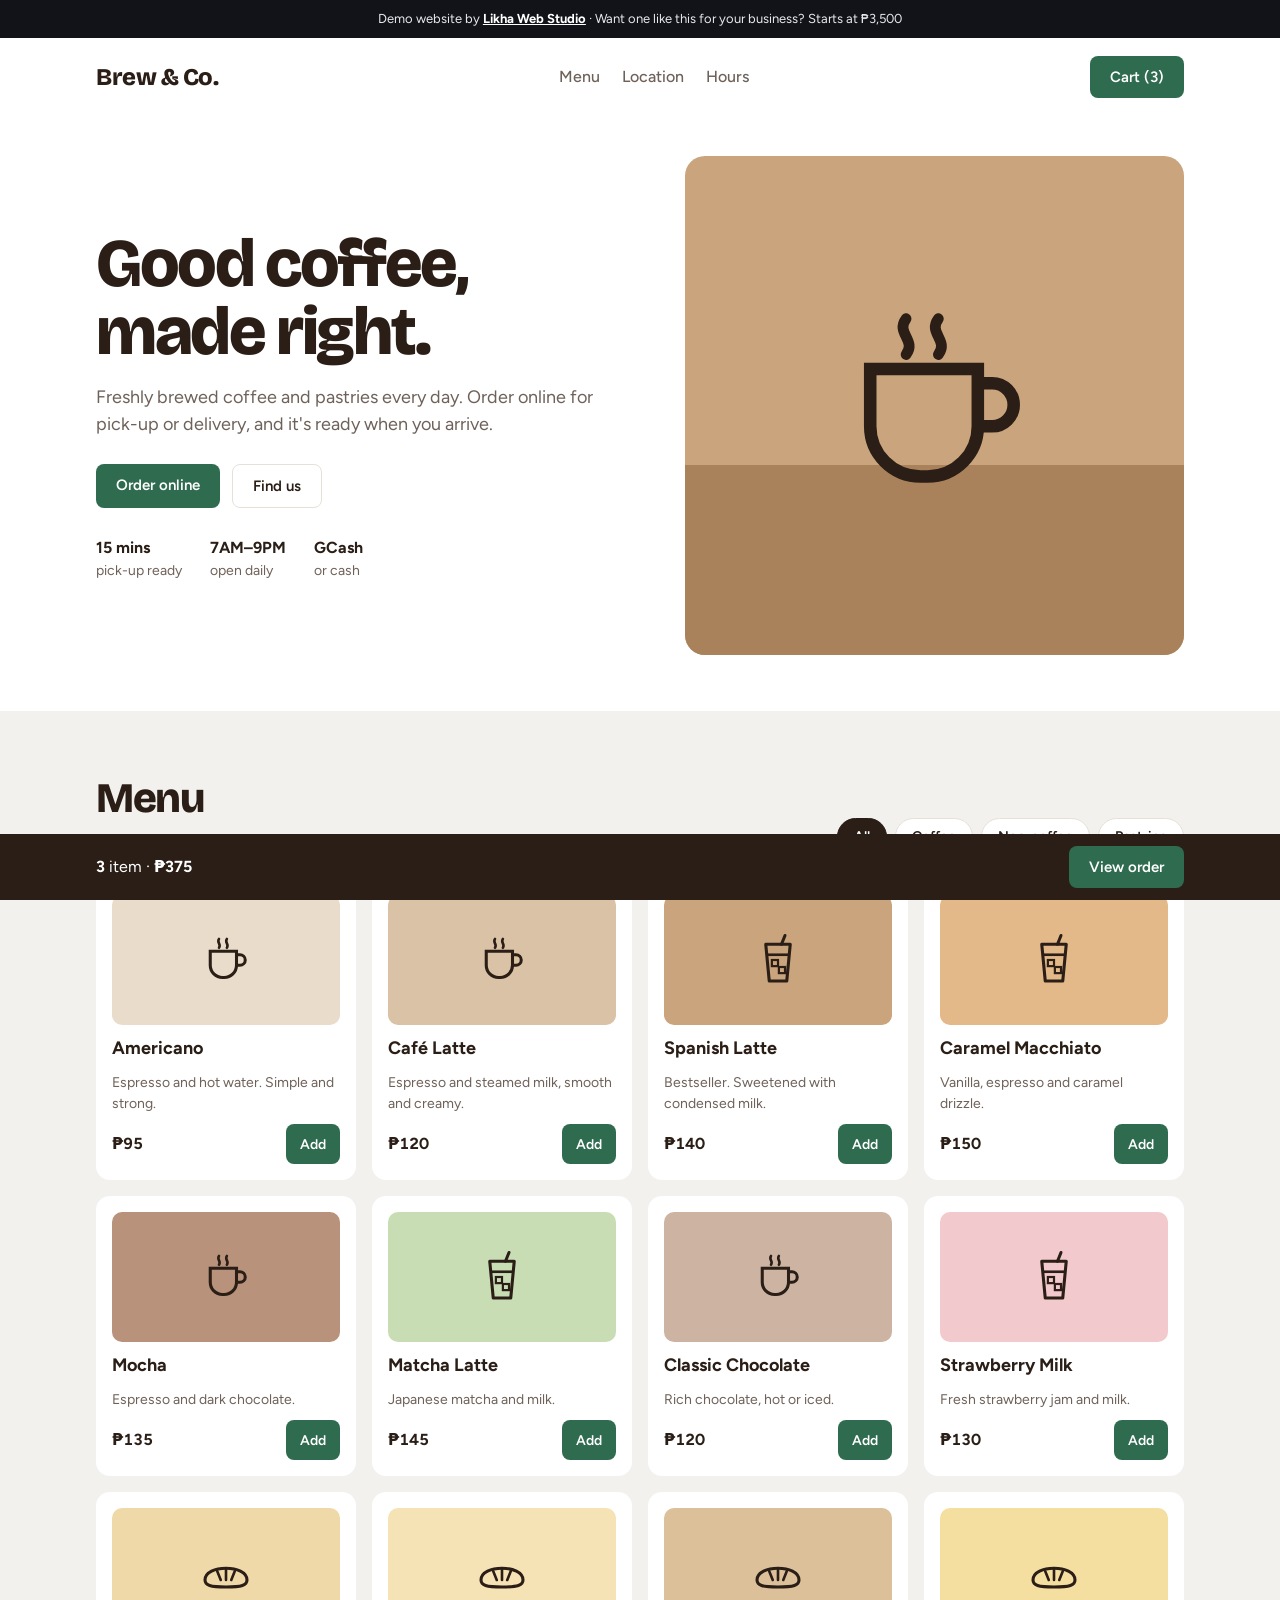
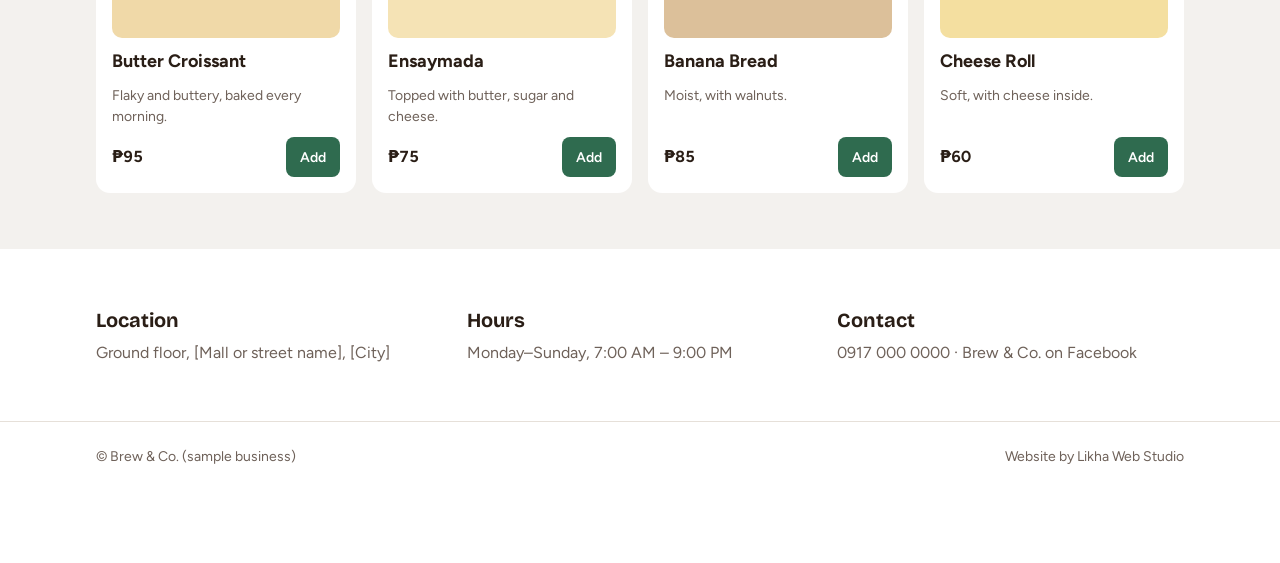
<file: demos/brew-and-co/index.html>
<!doctype html><html lang="en"><head><meta charset="utf-8"><meta name=viewport content="width=device-width,initial-scale=1,viewport-fit=cover"><style>:root{color-scheme:light;box-sizing:border-box;padding-top:env(safe-area-inset-top,0px);padding-bottom:env(safe-area-inset-bottom,0px)}html{scroll-padding-top:env(safe-area-inset-top,0px)}body{margin:0;padding:0;font:14px -apple-system,BlinkMacSystemFont,sans-serif;background:#fff;color:#000}img{max-width:100%}[hidden]:not([hidden=until-found i]){display:none!important}</style><title>Brew &amp; Co. Demo</title>
<link rel="preconnect" href="https://fonts.googleapis.com">
<link rel="stylesheet" href="https://fonts.googleapis.com/css2?family=Bricolage+Grotesque:opsz,wght@12..96,600;12..96,800&family=Figtree:wght@400;500;600;700&display=swap">
</head><body>
<style>
/* Layout: one-column cafe site — hero, filterable menu grid, cart drawer with checkout. Single light look. */
:root{
  --bg:#FFFFFF; --soft:#F3F1EE; --ink:#2A1E16; --muted:#6E6159; --line:#E6E0D9;
  --accent:#2F6B4F; --accent-ink:#FFFFFF; --bar:#111318;
  --display:'Bricolage Grotesque', 'Figtree', system-ui, sans-serif;
  --body:'Figtree', system-ui, sans-serif;
  color-scheme: light;
}
*{box-sizing:border-box}
body{background:var(--bg);color:var(--ink);font-family:var(--body);font-size:16px;line-height:1.5}
.wrap{max-width:1120px;margin:0 auto;padding-left:max(16px,env(safe-area-inset-left,0px));padding-right:max(16px,env(safe-area-inset-right,0px))}
.demo{background:var(--bar);color:#E8E9EE;font-size:13px;text-align:center;padding-block:9px}
.demo b{color:#FFFFFF}
header .wrap{display:flex;justify-content:space-between;align-items:center;padding-block:18px;gap:16px;flex-wrap:wrap}
.brand{font-family:var(--display);font-weight:800;font-size:24px;letter-spacing:-0.02em}
nav{display:flex;gap:22px;font-weight:500;color:var(--muted)}
nav a{color:inherit;text-decoration:none}
nav a:hover{color:var(--ink)}
.btn{font:600 15px var(--body);border:0;border-radius:8px;padding:12px 20px;cursor:pointer;background:var(--ink);color:#FFFFFF}
.btn.green{background:var(--accent);color:var(--accent-ink)}
.btn.ghost{background:transparent;color:var(--ink);border:1.5px solid var(--line)}
.btn:focus-visible,button:focus-visible,input:focus-visible,select:focus-visible,textarea:focus-visible,a:focus-visible{outline:3px solid var(--accent);outline-offset:2px}
.hero .wrap{display:grid;grid-template-columns:minmax(0,1.1fr) minmax(0,1fr);gap:40px;align-items:center;padding-block:40px 56px}
.hero h1{font-family:var(--display);font-weight:800;font-size:clamp(40px,6vw,68px);line-height:1;letter-spacing:-0.035em;margin:0 0 18px;text-wrap:balance}
.hero p{color:var(--muted);font-size:18px;max-width:44ch;margin:0 0 26px}
.hero .ctas{display:flex;gap:12px;flex-wrap:wrap}
.hero-art{aspect-ratio:1/1;max-width:100%;border-radius:20px;background:#C9A47C;display:grid;place-items:center;position:relative;overflow:hidden}
.hero-art .steam{position:absolute;inset:auto 0 0;height:38%;background:#A9825B}
.hero-art svg{position:relative;width:46%;height:auto}
.facts{display:flex;gap:28px;flex-wrap:wrap;margin-top:28px;font-size:14px;color:var(--muted)}
.facts b{display:block;color:var(--ink);font-size:16px}
section h2{font-family:var(--display);font-weight:800;font-size:clamp(30px,4vw,42px);letter-spacing:-0.03em;margin:0 0 6px}
.menu{background:var(--soft);padding-block:56px}
.menu-head{display:flex;justify-content:space-between;align-items:flex-end;gap:16px;flex-wrap:wrap;margin-bottom:24px}
.tabs{display:flex;gap:8px;flex-wrap:wrap}
.tab{font:600 14px var(--body);padding:9px 16px;border-radius:999px;border:1.5px solid var(--line);background:var(--bg);color:var(--ink);cursor:pointer}
.tab[aria-pressed="true"]{background:var(--ink);color:#FFFFFF;border-color:var(--ink)}
.grid{display:grid;grid-template-columns:repeat(auto-fill,minmax(230px,1fr));gap:16px}
.item{background:var(--bg);border-radius:14px;padding:16px;display:flex;flex-direction:column;gap:10px}
.thumb{height:130px;border-radius:10px;display:grid;place-items:center}
.thumb svg{width:56px;height:56px}
.item h3{margin:0;font-size:18px;font-weight:700}
.item p{margin:0;color:var(--muted);font-size:14px;flex:1}
.row{display:flex;justify-content:space-between;align-items:center;gap:10px}
.price{font-weight:700;font-variant-numeric:tabular-nums}
.add{font:600 14px var(--body);border:0;background:var(--accent);color:#FFFFFF;border-radius:8px;padding:9px 14px;cursor:pointer;min-height:40px}
.info .wrap{display:grid;grid-template-columns:repeat(3,minmax(0,1fr));gap:24px;padding-block:56px}
.info h3{font-family:var(--display);font-size:20px;margin:0 0 6px}
.info p{margin:0;color:var(--muted)}
footer{border-top:1px solid var(--line)}
footer .wrap{padding-block:24px;display:flex;justify-content:space-between;gap:12px;flex-wrap:wrap;color:var(--muted);font-size:14px}
.cartbar{position:fixed;left:0;right:0;bottom:0;background:var(--ink);color:#FFFFFF;padding-bottom:env(safe-area-inset-bottom,0px);z-index:20}
.cartbar .wrap{display:flex;justify-content:space-between;align-items:center;padding-block:12px;gap:12px}
.cartbar .btn{background:var(--accent)}
.overlay{position:fixed;inset:0;background:rgba(20,14,10,0.45);z-index:30}
.drawer{position:fixed;top:0;right:0;bottom:0;width:min(440px,100%);background:var(--bg);z-index:31;display:flex;flex-direction:column;padding:calc(20px + env(safe-area-inset-top,0px)) max(20px,env(safe-area-inset-right,0px)) calc(20px + env(safe-area-inset-bottom,0px)) 20px;overflow-y:auto;gap:16px}
.drawer h2{font-family:var(--display);font-size:28px;margin:0}
.line{display:grid;grid-template-columns:minmax(0,1fr) auto auto;gap:12px;align-items:center;padding-block:10px;border-bottom:1px solid var(--line)}
.qty{display:flex;align-items:center;gap:6px}
.qty button{width:32px;height:32px;border-radius:8px;border:1.5px solid var(--line);background:var(--bg);color:var(--ink);font-size:16px;cursor:pointer}
.totals div{display:flex;justify-content:space-between;padding-block:3px;font-variant-numeric:tabular-nums}
.totals .grand{font-weight:800;font-size:18px;border-top:1px solid var(--line);padding-top:8px;margin-top:4px}
form{display:flex;flex-direction:column;gap:12px}
label{font-weight:600;font-size:14px;display:flex;flex-direction:column;gap:6px}
input,select,textarea{font:16px var(--body);padding:11px 12px;border-radius:8px;border:1.5px solid var(--line);background:var(--bg);color:var(--ink)}
.choices{display:flex;gap:8px;flex-wrap:wrap}
.choices label{flex-direction:row;align-items:center;gap:8px;border:1.5px solid var(--line);border-radius:8px;padding:10px 14px;font-weight:500}
.note{font-size:13px;color:var(--muted)}
.done{text-align:center;display:flex;flex-direction:column;gap:12px;align-items:center;padding-top:40px}
.done .num{font-family:var(--display);font-size:34px;font-weight:800}
@media (max-width:760px){
  .hero .wrap{grid-template-columns:1fr}
  .hero-art{max-height:300px;aspect-ratio:auto;height:280px}
  .info .wrap{grid-template-columns:1fr}
  nav{display:none}
}
@media (prefers-reduced-motion:no-preference){.add,.btn{transition:transform .12s}.add:active,.btn:active{transform:scale(.97)}}
</style>

<div class="demo">Demo website by <a href="../../" style="color:#fff;font-weight:700">Likha Web Studio</a> · Want one like this for your business? Starts at ₱3,500</div>

<svg width="0" height="0" style="position:absolute" aria-hidden="true">
  <symbol id="cup" viewBox="0 0 64 64"><path d="M14 22 H44 V38 a14 14 0 0 1 -14 14 h-2 a14 14 0 0 1 -14 -14 Z" fill="none" stroke="currentColor" stroke-width="3.5"/><path d="M44 26 h4 a6 6 0 0 1 0 12 h-4" fill="none" stroke="currentColor" stroke-width="3.5"/><path d="M24 8 c-3 4 3 6 0 10 M33 8 c-3 4 3 6 0 10" fill="none" stroke="currentColor" stroke-width="3" stroke-linecap="round"/></symbol>
  <symbol id="iced" viewBox="0 0 64 64"><path d="M18 14 H46 L42 56 H22 Z" fill="none" stroke="currentColor" stroke-width="3.5" stroke-linejoin="round"/><path d="M19 26 H45" stroke="currentColor" stroke-width="3"/><path d="M36 14 L40 4" stroke="currentColor" stroke-width="3.5" stroke-linecap="round"/><rect x="25" y="32" width="7" height="7" fill="none" stroke="currentColor" stroke-width="2.5"/><rect x="33" y="40" width="7" height="7" fill="none" stroke="currentColor" stroke-width="2.5"/></symbol>
  <symbol id="bread" viewBox="0 0 64 64"><path d="M8 40 C8 22 56 22 56 40 C56 46 50 48 32 48 C14 48 8 46 8 40 Z" fill="none" stroke="currentColor" stroke-width="3.5"/><path d="M22 30 L26 40 M32 28 L32 40 M42 30 L38 40" stroke="currentColor" stroke-width="3" stroke-linecap="round"/></symbol>
</svg>

<header><div class="wrap">
  <div class="brand">Brew &amp; Co.</div>
  <nav aria-label="Main"><a href="#menu">Menu</a><a href="#info">Location</a><a href="#info">Hours</a></nav>
  <button class="btn green" type="button" id="openCart">Cart (<span id="headCount">0</span>)</button>
</div></header>

<section class="hero"><div class="wrap">
  <div>
    <h1>Good coffee, made right.</h1>
    <p>Freshly brewed coffee and pastries every day. Order online for pick-up or delivery, and it's ready when you arrive.</p>
    <div class="ctas"><a class="btn green" href="#menu" style="text-decoration:none">Order online</a><a class="btn ghost" href="#info" style="text-decoration:none">Find us</a></div>
    <div class="facts"><div><b>15 mins</b>pick-up ready</div><div><b>7AM–9PM</b>open daily</div><div><b>GCash</b>or cash</div></div>
  </div>
  <div class="hero-art" aria-hidden="true"><div class="steam"></div><svg viewBox="0 0 64 64" style="color:#2A1E16"><use href="#cup"/></svg></div>
</div></section>

<section class="menu" id="menu"><div class="wrap">
  <div class="menu-head">
    <div><h2>Menu</h2><div class="note">Tap “Add” to put it in your order.</div></div>
    <div class="tabs" role="group" aria-label="Category">
      <button class="tab" type="button" data-cat="all" aria-pressed="true">All</button>
      <button class="tab" type="button" data-cat="coffee" aria-pressed="false">Coffee</button>
      <button class="tab" type="button" data-cat="noncoffee" aria-pressed="false">Non-coffee</button>
      <button class="tab" type="button" data-cat="pastry" aria-pressed="false">Pastries</button>
    </div>
  </div>
  <div class="grid" id="grid"></div>
</div></section>

<section class="info" id="info"><div class="wrap">
  <div><h3>Location</h3><p>Ground floor, [Mall or street name], [City]</p></div>
  <div><h3>Hours</h3><p>Monday–Sunday, 7:00 AM – 9:00 PM</p></div>
  <div><h3>Contact</h3><p>0917 000 0000 · Brew &amp; Co. on Facebook</p></div>
</div></section>

<footer><div class="wrap"><span>© Brew &amp; Co. (sample business)</span><span>Website by Likha Web Studio</span></div></footer>
<div style="height:72px" aria-hidden="true"></div>

<div class="cartbar" id="cartbar" hidden><div class="wrap">
  <span><b id="barCount">0</b> item · <b id="barTotal">₱0</b></span>
  <button class="btn" type="button" id="barOpen">View order</button>
</div></div>

<div class="overlay" id="overlay" hidden></div>
<aside class="drawer" id="drawer" hidden aria-label="Your order">
  <div class="row"><h2>Your order</h2><button class="btn ghost" type="button" id="closeCart">Close</button></div>
  <div id="cartView">
    <div id="lines"></div>
    <p class="note" id="emptyNote">Your order is empty. Pick something from the menu.</p>
    <div class="totals" id="totals">
      <div><span>Subtotal</span><span id="sub">₱0</span></div>
      <div><span>Delivery fee</span><span id="fee">₱0</span></div>
      <div class="grand"><span>Total</span><span id="total">₱0</span></div>
    </div>
    <form id="checkout">
      <label for="cname">Name<input id="cname" required autocomplete="name" value="Juan Dela Cruz"></label>
      <label for="cphone">Mobile number<input id="cphone" required inputmode="tel" value="0917 123 4567"></label>
      <div class="choices" role="radiogroup" aria-label="Pick-up or delivery">
        <label><input type="radio" name="mode" id="mPick" value="pick" checked> Pick-up</label>
        <label><input type="radio" name="mode" id="mDel" value="del"> Delivery (+₱49)</label>
      </div>
      <label for="caddr" id="addrWrap" hidden>Address<input id="caddr" autocomplete="street-address"></label>
      <div class="choices" role="radiogroup" aria-label="Payment">
        <label><input type="radio" name="pay" id="pGcash" value="GCash" checked> GCash</label>
        <label><input type="radio" name="pay" id="pCash" value="Cash"> Cash</label>
      </div>
      <button class="btn green" type="submit">Place order</button>
    </form>
  </div>
  <div class="done" id="doneView" hidden>
    <svg width="64" height="64" viewBox="0 0 64 64" aria-hidden="true" style="color:var(--accent)"><circle cx="32" cy="32" r="28" fill="none" stroke="currentColor" stroke-width="4"/><path d="M20 33 L28 41 L44 24" fill="none" stroke="currentColor" stroke-width="4" stroke-linecap="round" stroke-linejoin="round"/></svg>
    <div class="num" id="orderNum">BC-0000</div>
    <p id="doneMsg">Thank you! We received your order.</p>
    <p class="note">This is a demo, so no real order was sent. On a live website, the shop gets notified of every order.</p>
    <button class="btn" type="button" id="newOrder">New order</button>
  </div>
</aside>

<script>
const MENU=[
 {id:'ame',cat:'coffee',name:'Americano',desc:'Espresso and hot water. Simple and strong.',price:95,icon:'cup',bg:'#E9DCCB'},
 {id:'lat',cat:'coffee',name:'Café Latte',desc:'Espresso and steamed milk, smooth and creamy.',price:120,icon:'cup',bg:'#D9C2A5'},
 {id:'spa',cat:'coffee',name:'Spanish Latte',desc:'Bestseller. Sweetened with condensed milk.',price:140,icon:'iced',bg:'#C9A47C'},
 {id:'car',cat:'coffee',name:'Caramel Macchiato',desc:'Vanilla, espresso and caramel drizzle.',price:150,icon:'iced',bg:'#E3B98A'},
 {id:'moc',cat:'coffee',name:'Mocha',desc:'Espresso and dark chocolate.',price:135,icon:'cup',bg:'#B8927A'},
 {id:'mat',cat:'noncoffee',name:'Matcha Latte',desc:'Japanese matcha and milk.',price:145,icon:'iced',bg:'#C9DDB5'},
 {id:'cho',cat:'noncoffee',name:'Classic Chocolate',desc:'Rich chocolate, hot or iced.',price:120,icon:'cup',bg:'#CDB4A2'},
 {id:'str',cat:'noncoffee',name:'Strawberry Milk',desc:'Fresh strawberry jam and milk.',price:130,icon:'iced',bg:'#F2C9CC'},
 {id:'cro',cat:'pastry',name:'Butter Croissant',desc:'Flaky and buttery, baked every morning.',price:95,icon:'bread',bg:'#F0D9A8'},
 {id:'ens',cat:'pastry',name:'Ensaymada',desc:'Topped with butter, sugar and cheese.',price:75,icon:'bread',bg:'#F5E3B5'},
 {id:'ban',cat:'pastry',name:'Banana Bread',desc:'Moist, with walnuts.',price:85,icon:'bread',bg:'#DCC09A'},
 {id:'che',cat:'pastry',name:'Cheese Roll',desc:'Soft, with cheese inside.',price:60,icon:'bread',bg:'#F4DFA0'}
];
const cart={};let cat='all';
const peso=n=>'₱'+n.toLocaleString('en-PH');
const $=id=>document.getElementById(id);
function renderMenu(){
  $('grid').innerHTML=MENU.filter(m=>cat==='all'||m.cat===cat).map(m=>`
   <article class="item">
     <div class="thumb" style="background:${m.bg};color:#2A1E16"><svg aria-hidden="true"><use href="#${m.icon}"/></svg></div>
     <h3>${m.name}</h3><p>${m.desc}</p>
     <div class="row"><span class="price">${peso(m.price)}</span><button class="add" type="button" data-add="${m.id}" aria-label="Add ${m.name}">Add</button></div>
   </article>`).join('');
}
function totals(){
  const sub=Object.entries(cart).reduce((s,[id,q])=>s+MENU.find(m=>m.id===id).price*q,0);
  const fee=sub>0&&$('mDel').checked?49:0;
  const count=Object.values(cart).reduce((a,b)=>a+b,0);
  return {sub,fee,total:sub+fee,count};
}
function renderCart(){
  const t=totals();
  $('lines').innerHTML=Object.entries(cart).map(([id,q])=>{const m=MENU.find(x=>x.id===id);return `
   <div class="line"><span>${m.name}</span>
    <span class="qty"><button type="button" data-dec="${id}" aria-label="Remove one ${m.name}">−</button><span>${q}</span><button type="button" data-inc="${id}" aria-label="Add one ${m.name}">+</button></span>
    <span class="price">${peso(m.price*q)}</span></div>`}).join('');
  $('emptyNote').hidden=t.count>0;$('totals').hidden=t.count===0;$('checkout').hidden=t.count===0;
  $('sub').textContent=peso(t.sub);$('fee').textContent=peso(t.fee);$('total').textContent=peso(t.total);
  $('headCount').textContent=t.count;$('barCount').textContent=t.count;$('barTotal').textContent=peso(t.total);
  $('cartbar').hidden=t.count===0||!$('drawer').hidden;
}
function openCart(o){$('drawer').hidden=!o;$('overlay').hidden=!o;renderCart();}
document.addEventListener('click',e=>{
  const b=e.target.closest('button');if(!b)return;
  if(b.dataset.add){cart[b.dataset.add]=(cart[b.dataset.add]||0)+1;b.textContent='Added ✓';setTimeout(()=>b.textContent='Add',900);renderCart();}
  if(b.dataset.inc){cart[b.dataset.inc]++;renderCart();}
  if(b.dataset.dec){cart[b.dataset.dec]--;if(cart[b.dataset.dec]<=0)delete cart[b.dataset.dec];renderCart();}
  if(b.dataset.cat){cat=b.dataset.cat;document.querySelectorAll('.tab').forEach(t=>t.setAttribute('aria-pressed',t===b));renderMenu();}
});
$('openCart').onclick=()=>openCart(true);$('barOpen').onclick=()=>openCart(true);
$('closeCart').onclick=()=>openCart(false);$('overlay').onclick=()=>openCart(false);
document.querySelectorAll('input[name=mode]').forEach(r=>r.onchange=()=>{$('addrWrap').hidden=!$('mDel').checked;$('caddr').required=$('mDel').checked;renderCart();});
$('checkout').addEventListener('submit',e=>{
  e.preventDefault();const t=totals();
  $('orderNum').textContent='BC-'+Math.floor(1000+Math.random()*9000);
  $('doneMsg').textContent=`Thank you, ${$('cname').value.split(' ')[0]}! ${t.count} item(s), total ${peso(t.total)} via ${document.querySelector('input[name=pay]:checked').value}. ${$('mDel').checked?'We will deliver it to your address.':'It will be ready in 15 minutes.'}`;
  $('cartView').hidden=true;$('doneView').hidden=false;
});
$('newOrder').onclick=()=>{for(const k in cart)delete cart[k];$('cartView').hidden=false;$('doneView').hidden=true;openCart(false);};
cart.spa=2;cart.cro=1;
renderMenu();renderCart();
</script>

</body></html>
</file>
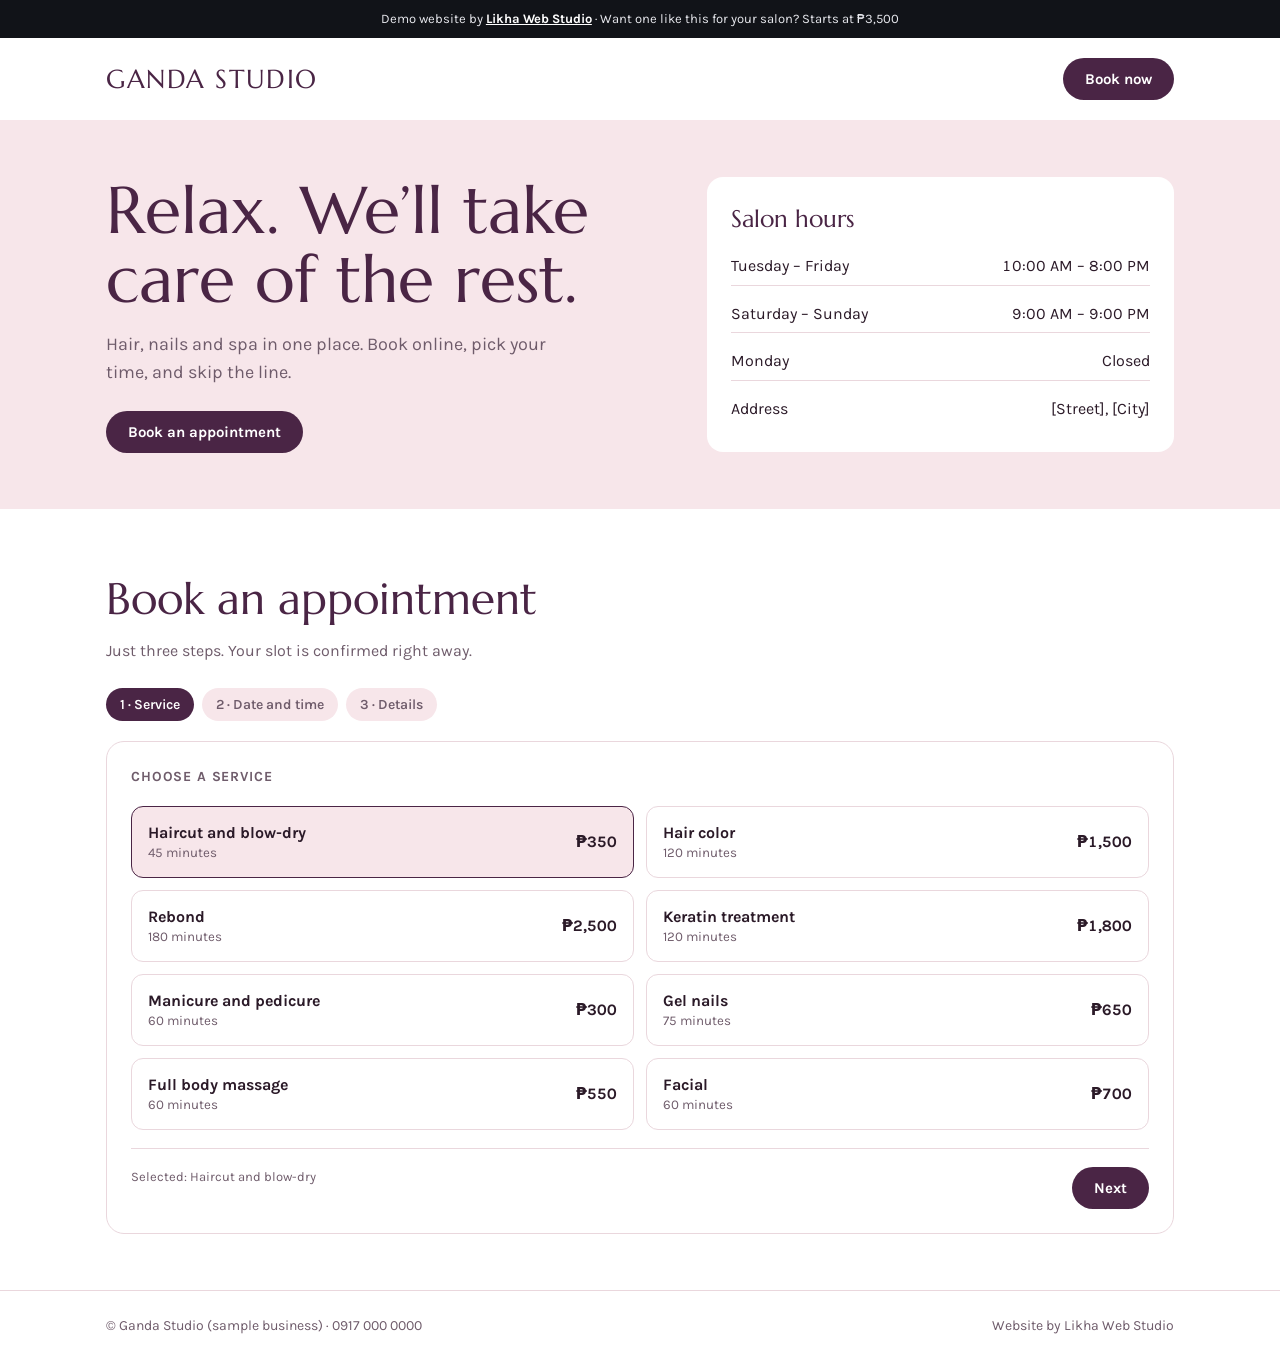
<file: demos/ganda-studio/index.html>
<!doctype html><html lang="en"><head><meta charset="utf-8"><meta name=viewport content="width=device-width,initial-scale=1,viewport-fit=cover"><style>:root{color-scheme:light;box-sizing:border-box;padding-top:env(safe-area-inset-top,0px);padding-bottom:env(safe-area-inset-bottom,0px)}html{scroll-padding-top:env(safe-area-inset-top,0px)}body{margin:0;padding:0;font:14px -apple-system,BlinkMacSystemFont,sans-serif;background:#fff;color:#000}img{max-width:100%}[hidden]:not([hidden=until-found i]){display:none!important}</style><title>Ganda Studio Demo</title>
<link rel="preconnect" href="https://fonts.googleapis.com">
<link rel="stylesheet" href="https://fonts.googleapis.com/css2?family=Marcellus&family=Karla:wght@400;500;600;700&display=swap">
</head><body>
<style>
/* Layout: salon site — calm split hero, then a three-step booking card (service → schedule → details). Single light look. */
:root{
  --bg:#FFFFFF; --blush:#F7E6EA; --plum:#4A2545; --plum-2:#6B3A64; --ink:#2B1A28; --muted:#6F5C6B; --line:#EAD7DD; --bar:#111318;
  --display:'Marcellus', Georgia, serif;
  --body:'Karla', system-ui, sans-serif;
  color-scheme: light;
}
*{box-sizing:border-box}
body{background:var(--bg);color:var(--ink);font-family:var(--body);font-size:16px;line-height:1.55}
.wrap{max-width:1100px;margin:0 auto;padding-left:max(16px,env(safe-area-inset-left,0px));padding-right:max(16px,env(safe-area-inset-right,0px))}
.demo{background:var(--bar);color:#E8E9EE;font-size:13px;text-align:center;padding-block:9px}
.demo b{color:#FFFFFF}
header .wrap{display:flex;justify-content:space-between;align-items:center;padding-block:20px;gap:16px}
.brand{font-family:var(--display);font-size:26px;letter-spacing:0.06em;text-transform:uppercase;color:var(--plum)}
.btn{font:700 15px var(--body);border:0;border-radius:999px;padding:12px 22px;cursor:pointer;background:var(--plum);color:#FFFFFF;text-decoration:none;display:inline-block}
.btn.ghost{background:transparent;color:var(--plum);border:1.5px solid var(--plum)}
.btn:disabled{opacity:.4;cursor:not-allowed}
a:focus-visible,button:focus-visible,input:focus-visible,select:focus-visible{outline:3px solid var(--plum-2);outline-offset:2px}
.hero{background:var(--blush)}
.hero .wrap{display:grid;grid-template-columns:minmax(0,1.2fr) minmax(0,1fr);gap:40px;align-items:center;padding-block:56px}
.hero h1{font-family:var(--display);font-weight:400;font-size:clamp(40px,6vw,66px);line-height:1.05;margin:0 0 16px;color:var(--plum);text-wrap:balance}
.hero p{color:var(--muted);font-size:18px;margin:0 0 24px;max-width:44ch}
.hours{background:var(--bg);border-radius:16px;padding:24px;display:flex;flex-direction:column;gap:10px}
.hours h2{font-family:var(--display);font-weight:400;font-size:24px;margin:0;color:var(--plum)}
.hours div{display:flex;justify-content:space-between;border-bottom:1px solid var(--line);padding-block:6px;font-variant-numeric:tabular-nums}
.hours div:last-child{border:0}
section.book .wrap{padding-block:56px}
.book h2{font-family:var(--display);font-weight:400;font-size:clamp(32px,4.5vw,44px);margin:0 0 6px;color:var(--plum)}
.sub{color:var(--muted);margin:0 0 24px}
.steps{display:flex;gap:8px;flex-wrap:wrap;margin-bottom:20px;font-size:14px;font-weight:600}
.step{padding:6px 14px;border-radius:999px;background:var(--blush);color:var(--muted)}
.step.on{background:var(--plum);color:#FFFFFF}
.card{border:1.5px solid var(--line);border-radius:18px;padding:24px;display:flex;flex-direction:column;gap:18px}
.svc{display:grid;grid-template-columns:repeat(2,minmax(0,1fr));gap:12px}
.opt{display:flex;justify-content:space-between;align-items:center;gap:12px;text-align:left;font:16px var(--body);color:var(--ink);background:var(--bg);border:1.5px solid var(--line);border-radius:12px;padding:16px;cursor:pointer}
.opt b{display:block;font-weight:700}
.opt small{color:var(--muted)}
.opt .p{font-weight:700;white-space:nowrap;font-variant-numeric:tabular-nums}
.opt[aria-pressed="true"]{border-color:var(--plum);background:var(--blush)}
.label{font-weight:700;font-size:14px;letter-spacing:0.06em;text-transform:uppercase;color:var(--muted);margin:0}
.dates,.times{display:flex;gap:8px;flex-wrap:wrap}
.chip{font:600 15px var(--body);padding:10px 14px;border-radius:10px;border:1.5px solid var(--line);background:var(--bg);color:var(--ink);cursor:pointer;min-width:84px;text-align:center}
.chip small{display:block;font-weight:500;color:var(--muted);font-size:12px}
.chip[aria-pressed="true"]{background:var(--plum);border-color:var(--plum);color:#FFFFFF}
.chip[aria-pressed="true"] small{color:#E9D6E5}
.chip:disabled{text-decoration:line-through;opacity:.45;cursor:not-allowed}
.nav{display:flex;justify-content:space-between;gap:12px;flex-wrap:wrap;border-top:1px solid var(--line);padding-top:18px}
.summary{background:var(--blush);border-radius:12px;padding:16px;display:flex;flex-direction:column;gap:4px}
.summary div{display:flex;justify-content:space-between;gap:12px}
form{display:flex;flex-direction:column;gap:12px}
label{font-weight:600;font-size:14px;display:flex;flex-direction:column;gap:6px}
input,select{font:16px var(--body);padding:11px 12px;border-radius:10px;border:1.5px solid var(--line);background:var(--bg);color:var(--ink)}
.done{text-align:center;align-items:center}
.done h3{font-family:var(--display);font-weight:400;font-size:34px;margin:0;color:var(--plum)}
.note{font-size:13px;color:var(--muted)}
footer{border-top:1px solid var(--line)}
footer .wrap{padding-block:24px;display:flex;justify-content:space-between;flex-wrap:wrap;gap:12px;color:var(--muted);font-size:14px}
@media (max-width:760px){.hero .wrap{grid-template-columns:1fr}.svc{grid-template-columns:1fr}}
</style>

<div class="demo">Demo website by <a href="../../" style="color:#fff;font-weight:700">Likha Web Studio</a> · Want one like this for your salon? Starts at ₱3,500</div>

<header><div class="wrap"><div class="brand">Ganda Studio</div><a class="btn" href="#book">Book now</a></div></header>

<section class="hero"><div class="wrap">
  <div>
    <h1>Relax. We’ll take care of the rest.</h1>
    <p>Hair, nails and spa in one place. Book online, pick your time, and skip the line.</p>
    <a class="btn" href="#book">Book an appointment</a>
  </div>
  <div class="hours">
    <h2>Salon hours</h2>
    <div><span>Tuesday – Friday</span><span>10:00 AM – 8:00 PM</span></div>
    <div><span>Saturday – Sunday</span><span>9:00 AM – 9:00 PM</span></div>
    <div><span>Monday</span><span>Closed</span></div>
    <div><span>Address</span><span>[Street], [City]</span></div>
  </div>
</div></section>

<section class="book" id="book"><div class="wrap">
  <h2>Book an appointment</h2>
  <p class="sub">Just three steps. Your slot is confirmed right away.</p>
  <div class="steps" aria-hidden="true"><span class="step" id="s1">1 · Service</span><span class="step" id="s2">2 · Date and time</span><span class="step" id="s3">3 · Details</span></div>

  <div class="card" id="step1">
    <p class="label">Choose a service</p>
    <div class="svc" id="svc"></div>
    <div class="nav"><span class="note" id="svcNote"></span><button class="btn" type="button" id="to2">Next</button></div>
  </div>

  <div class="card" id="step2" hidden>
    <p class="label">Date</p>
    <div class="dates" id="dates"></div>
    <p class="label">Time</p>
    <div class="times" id="times"></div>
    <div class="nav"><button class="btn ghost" type="button" id="back1">Back</button><button class="btn" type="button" id="to3">Next</button></div>
  </div>

  <div class="card" id="step3" hidden>
    <div class="summary" id="summary"></div>
    <form id="form">
      <label for="bname">Name<input id="bname" required autocomplete="name" value="Carla Mendoza"></label>
      <label for="bphone">Mobile number<input id="bphone" required inputmode="tel" value="0917 222 3344"></label>
      <label for="bstylist">Preferred stylist<select id="bstylist"><option>Anyone available</option><option>Ate Joy</option><option>Kuya Paolo</option><option>Ms. Rica</option></select></label>
      <div class="nav"><button class="btn ghost" type="button" id="back2">Back</button><button class="btn" type="submit">Confirm booking</button></div>
    </form>
  </div>

  <div class="card done" id="done" hidden>
    <h3>You're booked!</h3>
    <p id="doneMsg"></p>
    <p class="note">This is a demo, so no real booking was sent. On a live website, the salon gets notified and sends a reminder.</p>
    <button class="btn ghost" type="button" id="restart">Book again</button>
  </div>
</div></section>

<footer><div class="wrap"><span>© Ganda Studio (sample business) · 0917 000 0000</span><span>Website by Likha Web Studio</span></div></footer>

<script>
const $=id=>document.getElementById(id);
const SVC=[
 {id:'cut',n:'Haircut and blow-dry',d:45,p:350},{id:'col',n:'Hair color',d:120,p:1500},
 {id:'reb',n:'Rebond',d:180,p:2500},{id:'kera',n:'Keratin treatment',d:120,p:1800},
 {id:'mani',n:'Manicure and pedicure',d:60,p:300},{id:'gel',n:'Gel nails',d:75,p:650},
 {id:'mas',n:'Full body massage',d:60,p:550},{id:'fac',n:'Facial',d:60,p:700}
];
const TIMES=['10:00 AM','11:00 AM','1:00 PM','2:00 PM','3:00 PM','4:00 PM','5:00 PM','6:00 PM'];
const st={svc:'cut',date:null,time:null};
const fmtD=new Intl.DateTimeFormat('en-PH',{weekday:'short'}),fmtN=new Intl.DateTimeFormat('en-PH',{month:'short',day:'numeric'}),fmtL=new Intl.DateTimeFormat('en-PH',{weekday:'long',month:'long',day:'numeric'});
const DAYS=[];for(let i=1;DAYS.length<7;i++){const d=new Date();d.setDate(d.getDate()+i);if(d.getDay()!==1)DAYS.push(d);}
function show(n){[1,2,3].forEach(i=>{$('step'+i).hidden=i!==n;$('s'+i).classList.toggle('on',i===n);});$('done').hidden=n!==4;}
function renderSvc(){$('svc').innerHTML=SVC.map(s=>`<button class="opt" type="button" data-svc="${s.id}" aria-pressed="${s.id===st.svc}"><span><b>${s.n}</b><small>${s.d} minutes</small></span><span class="p">₱${s.p.toLocaleString('en-PH')}</span></button>`).join('');
  const s=SVC.find(x=>x.id===st.svc);$('svcNote').textContent=`Selected: ${s.n}`;}
function taken(di,t){return (di*3+TIMES.indexOf(t))%4===0;}
function renderSched(){
  $('dates').innerHTML=DAYS.map((d,i)=>`<button class="chip" type="button" data-date="${i}" aria-pressed="${st.date===i}">${fmtD.format(d)}<small>${fmtN.format(d)}</small></button>`).join('');
  $('times').innerHTML=st.date===null?'<span class="note">Pick a date first.</span>':TIMES.map(t=>`<button class="chip" type="button" data-time="${t}" aria-pressed="${st.time===t}" ${taken(st.date,t)?'disabled aria-label="'+t+', fully booked"':''}>${t}</button>`).join('');
  $('to3').disabled=st.date===null||st.time===null;}
function renderSummary(){const s=SVC.find(x=>x.id===st.svc);
  $('summary').innerHTML=`<div><span>Service</span><b>${s.n}</b></div><div><span>When</span><b>${fmtL.format(DAYS[st.date])}, ${st.time}</b></div><div><span>Price</span><b>₱${s.p.toLocaleString('en-PH')}</b></div>`;}
document.addEventListener('click',e=>{const b=e.target.closest('button');if(!b)return;
  if(b.dataset.svc){st.svc=b.dataset.svc;renderSvc();}
  if(b.dataset.date){st.date=+b.dataset.date;st.time=null;renderSched();}
  if(b.dataset.time){st.time=b.dataset.time;renderSched();}
});
$('to2').onclick=()=>{renderSched();show(2);};$('back1').onclick=()=>show(1);
$('to3').onclick=()=>{renderSummary();show(3);};$('back2').onclick=()=>show(2);
$('form').addEventListener('submit',e=>{e.preventDefault();const s=SVC.find(x=>x.id===st.svc);
  $('doneMsg').textContent=`Thank you, ${$('bname').value.split(' ')[0]}! See you on ${fmtL.format(DAYS[st.date])} at ${st.time} for your ${s.n.toLowerCase()} (${$('bstylist').value}).`;show(4);});
$('restart').onclick=()=>{st.date=null;st.time=null;show(1);};
renderSvc();show(1);
</script>

</body></html>
</file>
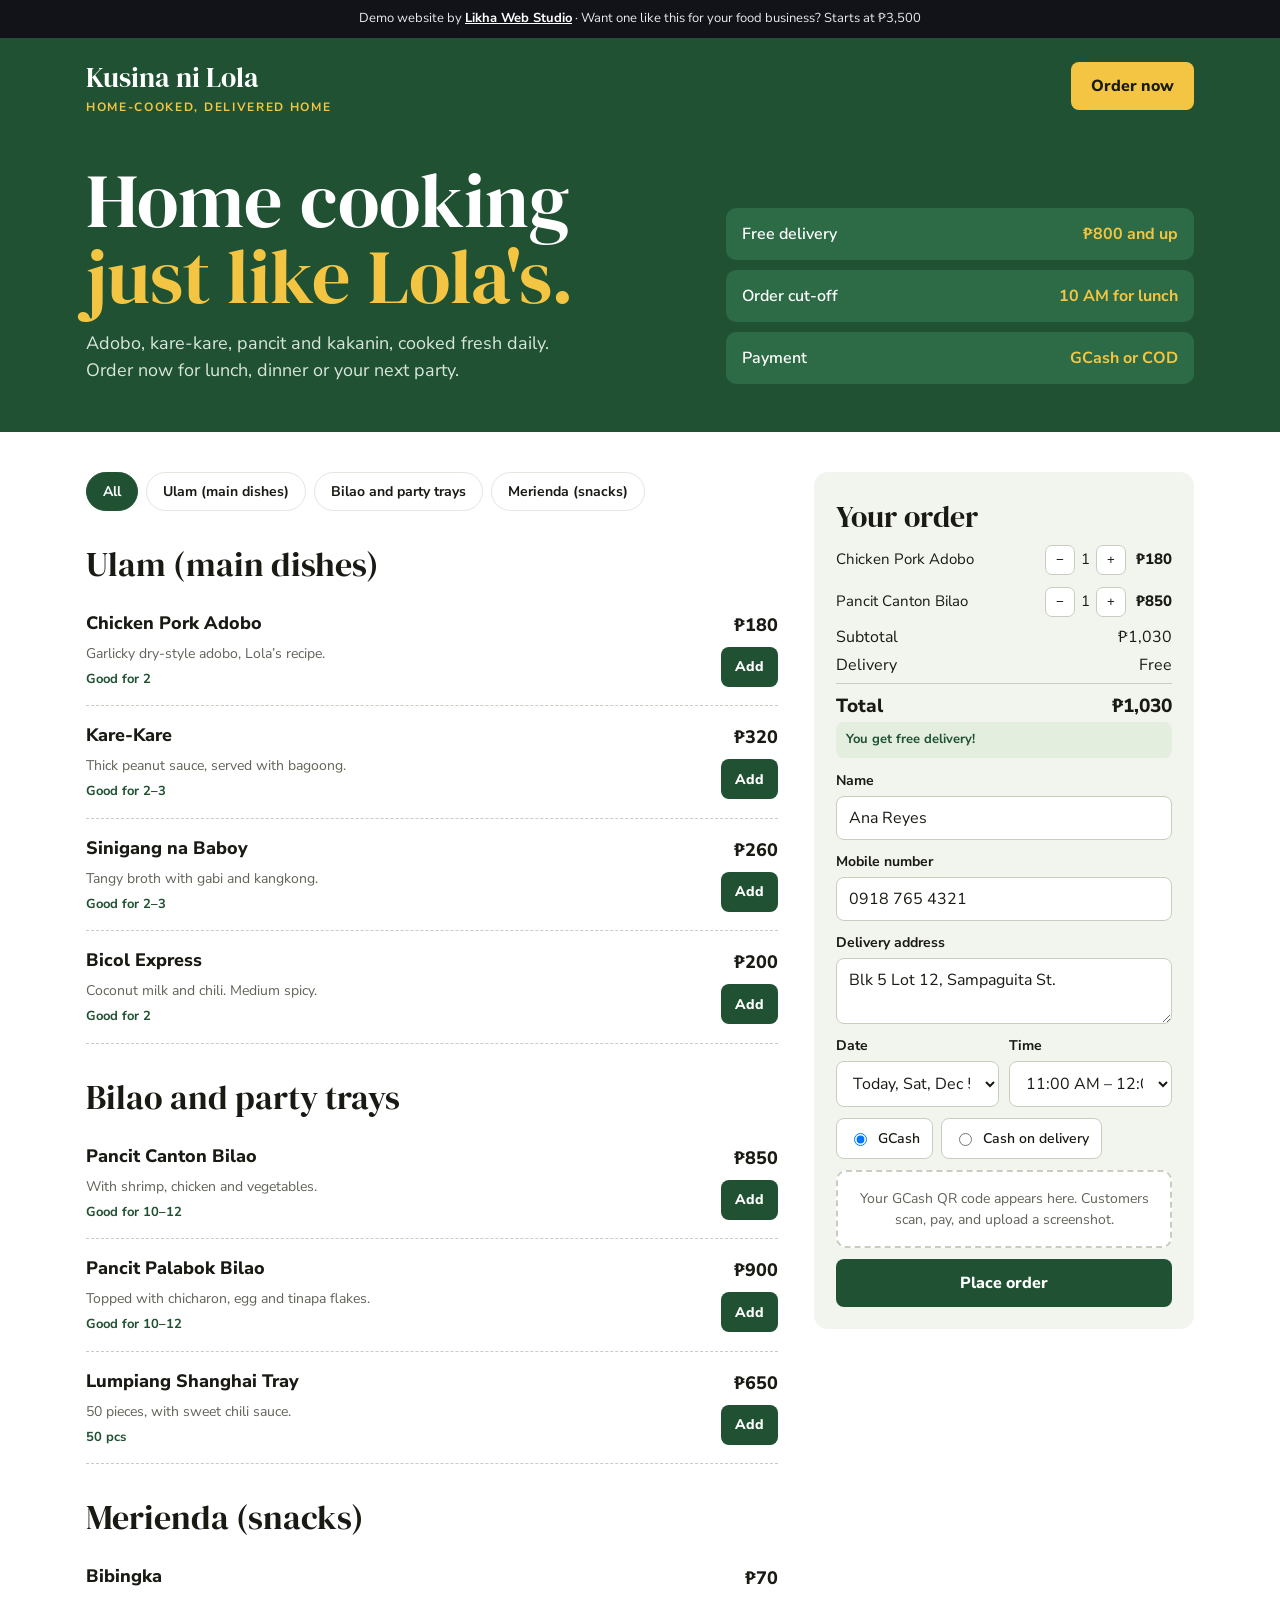
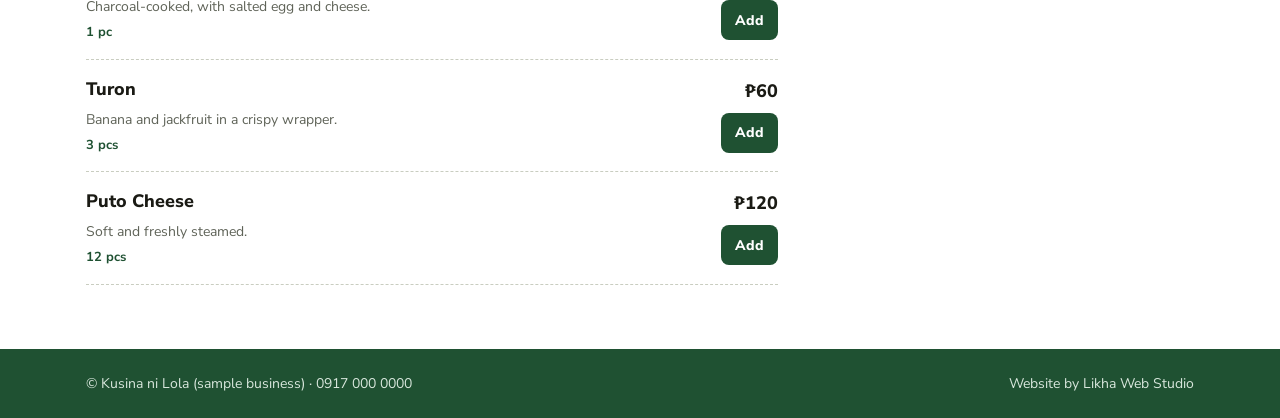
<file: demos/kusina-ni-lola/index.html>
<!doctype html><html lang="en"><head><meta charset="utf-8"><meta name=viewport content="width=device-width,initial-scale=1,viewport-fit=cover"><style>:root{color-scheme:light;box-sizing:border-box;padding-top:env(safe-area-inset-top,0px);padding-bottom:env(safe-area-inset-bottom,0px)}html{scroll-padding-top:env(safe-area-inset-top,0px)}body{margin:0;padding:0;font:14px -apple-system,BlinkMacSystemFont,sans-serif;background:#fff;color:#000}img{max-width:100%}[hidden]:not([hidden=until-found i]){display:none!important}</style><title>Kusina ni Lola Demo</title>
<link rel="preconnect" href="https://fonts.googleapis.com">
<link rel="stylesheet" href="https://fonts.googleapis.com/css2?family=DM+Serif+Display&family=Nunito+Sans:opsz,wght@6..12,400;6..12,600;6..12,700;6..12,800&display=swap">
</head><body>
<style>
/* Layout: home-cooked food delivery — green banana-leaf band hero, carinderia-board menu list beside a sticky order panel. Single light look. */
:root{
  --bg:#FFFFFF; --leaf:#1F5132; --leaf-2:#2C6B45; --sun:#F4C542; --ink:#1A1A14; --muted:#5F6358; --line:#E4E6DF; --soft:#F2F4EE; --bar:#111318;
  --display:'DM Serif Display', Georgia, serif;
  --body:'Nunito Sans', system-ui, sans-serif;
  color-scheme: light;
}
*{box-sizing:border-box}
body{background:var(--bg);color:var(--ink);font-family:var(--body);font-size:16px;line-height:1.5}
.wrap{max-width:1140px;margin:0 auto;padding-left:max(16px,env(safe-area-inset-left,0px));padding-right:max(16px,env(safe-area-inset-right,0px))}
.demo{background:var(--bar);color:#E8E9EE;font-size:13px;text-align:center;padding-block:9px}
.demo b{color:#FFFFFF}
.top{background:var(--leaf);color:#FFFFFF}
.top header{display:flex;justify-content:space-between;align-items:center;padding-block:18px;gap:16px}
.brand{font-family:var(--display);font-size:28px}
.brand small{display:block;font-family:var(--body);font-size:12px;letter-spacing:0.14em;text-transform:uppercase;color:var(--sun);font-weight:700}
.top .hero{display:grid;grid-template-columns:minmax(0,1.3fr) minmax(0,1fr);gap:32px;align-items:end;padding-block:28px 48px}
.top h1{font-family:var(--display);font-weight:400;font-size:clamp(42px,6.5vw,76px);line-height:1;margin:0 0 16px;text-wrap:balance}
.top h1 em{font-style:normal;color:var(--sun)}
.top p{color:#D8E6DC;font-size:18px;margin:0;max-width:46ch}
.badges{display:flex;flex-direction:column;gap:10px}
.badge{background:var(--leaf-2);border-radius:10px;padding:14px 16px;display:flex;justify-content:space-between;gap:12px;font-weight:600}
.badge b{color:var(--sun)}
.btn{font:800 16px var(--body);border:0;border-radius:8px;padding:13px 20px;cursor:pointer;background:var(--sun);color:var(--ink);text-decoration:none;display:inline-block}
.btn.dark{background:var(--leaf);color:#FFFFFF}
.btn.ghost{background:transparent;border:1.5px solid var(--line);color:var(--ink)}
a:focus-visible,button:focus-visible,input:focus-visible,select:focus-visible,textarea:focus-visible{outline:3px solid var(--sun);outline-offset:2px}
main .wrap{display:grid;grid-template-columns:minmax(0,1fr) 380px;gap:36px;padding-block:40px 64px;align-items:start}
.cats{display:flex;gap:8px;flex-wrap:wrap;margin-bottom:8px}
.cat{font:700 14px var(--body);padding:9px 16px;border-radius:999px;border:1.5px solid var(--line);background:var(--bg);color:var(--ink);cursor:pointer}
.cat[aria-pressed="true"]{background:var(--leaf);border-color:var(--leaf);color:#FFFFFF}
.group h2{font-family:var(--display);font-weight:400;font-size:34px;margin:28px 0 4px}
.group .note{margin:0 0 8px}
.dish{display:grid;grid-template-columns:minmax(0,1fr) auto;gap:6px 20px;padding-block:16px;border-bottom:1px dashed #C9CDC0}
.dish h3{margin:0;font-size:18px;font-weight:800}
.dish p{margin:0;color:var(--muted);font-size:14px;grid-column:1}
.dish .serve{font-size:13px;color:var(--leaf);font-weight:700}
.dish .right{grid-row:1/span 3;grid-column:2;display:flex;flex-direction:column;align-items:flex-end;justify-content:center;gap:8px}
.price{font-weight:800;font-size:18px;font-variant-numeric:tabular-nums}
.add{font:800 14px var(--body);border:0;background:var(--leaf);color:#FFFFFF;border-radius:8px;padding:9px 14px;cursor:pointer;min-height:40px}
.note{font-size:13px;color:var(--muted)}
.panel{position:sticky;top:calc(16px + env(safe-area-inset-top,0px));background:var(--soft);border-radius:14px;padding:22px;display:flex;flex-direction:column;gap:14px}
.panel h2{font-family:var(--display);font-weight:400;font-size:30px;margin:0}
.line{display:grid;grid-template-columns:minmax(0,1fr) auto auto;gap:10px;align-items:center;font-size:15px;padding-block:6px}
.qty{display:flex;align-items:center;gap:6px}
.qty button{width:30px;height:30px;border-radius:7px;border:1.5px solid #C9CDC0;background:var(--bg);color:var(--ink);cursor:pointer}
.totals div{display:flex;justify-content:space-between;font-variant-numeric:tabular-nums;padding-block:2px}
.totals .grand{font-weight:800;font-size:19px;border-top:1.5px solid #C9CDC0;padding-top:8px;margin-top:4px}
.free{font-size:13px;font-weight:700;color:var(--leaf);background:#E3EEDF;border-radius:8px;padding:8px 10px}
form{display:flex;flex-direction:column;gap:11px}
label{font-weight:700;font-size:14px;display:flex;flex-direction:column;gap:5px}
input,select,textarea{font:16px var(--body);padding:10px 12px;border-radius:8px;border:1.5px solid #C9CDC0;background:var(--bg);color:var(--ink)}
.two{display:grid;grid-template-columns:minmax(0,1fr) minmax(0,1fr);gap:10px}
.choices{display:flex;gap:8px;flex-wrap:wrap}
.choices label{flex-direction:row;align-items:center;gap:8px;border:1.5px solid #C9CDC0;border-radius:8px;padding:9px 12px;font-weight:600;background:var(--bg)}
.qr{border:2px dashed #C9CDC0;border-radius:10px;padding:16px;text-align:center;font-size:14px;color:var(--muted);background:var(--bg)}
.done{display:flex;flex-direction:column;gap:10px}
.done .num{font-family:var(--display);font-size:34px;color:var(--leaf)}
footer{background:var(--leaf);color:#D8E6DC}
footer .wrap{padding-block:24px;display:flex;justify-content:space-between;flex-wrap:wrap;gap:12px;font-size:14px}
.mbar{position:fixed;left:0;right:0;bottom:0;background:var(--leaf);color:#FFFFFF;padding-bottom:env(safe-area-inset-bottom,0px);z-index:20;display:none}
.mbar .wrap{display:flex;justify-content:space-between;align-items:center;padding-block:12px;gap:12px}
@media (max-width:900px){
  main .wrap{grid-template-columns:1fr}
  .panel{position:static}
  .top .hero{grid-template-columns:1fr}
  .mbar.show{display:block}
  footer{padding-bottom:64px}
}
</style>

<div class="demo">Demo website by <a href="../../" style="color:#fff;font-weight:700">Likha Web Studio</a> · Want one like this for your food business? Starts at ₱3,500</div>

<div class="top"><div class="wrap">
  <header>
    <div class="brand">Kusina ni Lola<small>Home-cooked, delivered home</small></div>
    <a class="btn" href="#order">Order now</a>
  </header>
  <div class="hero">
    <div>
      <h1>Home cooking <em>just like Lola's.</em></h1>
      <p>Adobo, kare-kare, pancit and kakanin, cooked fresh daily. Order now for lunch, dinner or your next party.</p>
    </div>
    <div class="badges">
      <div class="badge"><span>Free delivery</span><b>₱800 and up</b></div>
      <div class="badge"><span>Order cut-off</span><b>10 AM for lunch</b></div>
      <div class="badge"><span>Payment</span><b>GCash or COD</b></div>
    </div>
  </div>
</div></div>

<main><div class="wrap">
  <div>
    <div class="cats" role="group" aria-label="Category" id="cats"></div>
    <div id="menu"></div>
  </div>
  <aside class="panel" id="order" aria-label="Your order">
    <div id="orderView">
      <h2>Your order</h2>
      <div id="lines"></div>
      <p class="note" id="empty">Your order is empty. Pick a dish from the menu.</p>
      <div id="sum">
        <div class="totals">
          <div><span>Subtotal</span><span id="sub">₱0</span></div>
          <div><span>Delivery</span><span id="fee">₱0</span></div>
          <div class="grand"><span>Total</span><span id="total">₱0</span></div>
        </div>
        <div class="free" id="free"></div>
        <form id="checkout" style="margin-top:12px">
          <label for="oname">Name<input id="oname" required autocomplete="name" value="Ana Reyes"></label>
          <label for="ophone">Mobile number<input id="ophone" required inputmode="tel" value="0918 765 4321"></label>
          <label for="oaddr">Delivery address<textarea id="oaddr" rows="2" required>Blk 5 Lot 12, Sampaguita St.</textarea></label>
          <div class="two">
            <label for="odate">Date<select id="odate"></select></label>
            <label for="oslot">Time<select id="oslot"><option>11:00 AM – 12:00 NN</option><option>12:00 – 1:00 PM</option><option>5:00 – 6:00 PM</option><option>6:00 – 7:00 PM</option></select></label>
          </div>
          <div class="choices" role="radiogroup" aria-label="Payment">
            <label><input type="radio" name="pay" id="pg" value="GCash" checked> GCash</label>
            <label><input type="radio" name="pay" id="pc" value="COD"> Cash on delivery</label>
          </div>
          <div class="qr" id="qr">Your GCash QR code appears here. Customers scan, pay, and upload a screenshot.</div>
          <button class="btn dark" type="submit">Place order</button>
        </form>
      </div>
    </div>
    <div class="done" id="doneView" hidden>
      <span class="note">Order number</span>
      <div class="num" id="num">KL-0000</div>
      <p id="doneMsg"></p>
      <p class="note">This is a demo, so no real order was sent. On a live website, the business gets notified of every order.</p>
      <button class="btn ghost" type="button" id="again">New order</button>
    </div>
  </aside>
</div></main>

<footer><div class="wrap"><span>© Kusina ni Lola (sample business) · 0917 000 0000</span><span>Website by Likha Web Studio</span></div></footer>

<div class="mbar" id="mbar"><div class="wrap"><span><b id="mCount">0</b> item · <b id="mTotal">₱0</b></span><a class="btn" href="#order">View order</a></div></div>

<script>
const $=id=>document.getElementById(id);
const peso=n=>'₱'+n.toLocaleString('en-PH');
const GROUPS={ulam:'Ulam (main dishes)',bilao:'Bilao and party trays',merienda:'Merienda (snacks)'};
const MENU=[
 {id:'ado',g:'ulam',name:'Chicken Pork Adobo',desc:'Garlicky dry-style adobo, Lola’s recipe.',serve:'Good for 2',price:180},
 {id:'kar',g:'ulam',name:'Kare-Kare',desc:'Thick peanut sauce, served with bagoong.',serve:'Good for 2–3',price:320},
 {id:'sin',g:'ulam',name:'Sinigang na Baboy',desc:'Tangy broth with gabi and kangkong.',serve:'Good for 2–3',price:260},
 {id:'bic',g:'ulam',name:'Bicol Express',desc:'Coconut milk and chili. Medium spicy.',serve:'Good for 2',price:200},
 {id:'pan',g:'bilao',name:'Pancit Canton Bilao',desc:'With shrimp, chicken and vegetables.',serve:'Good for 10–12',price:850},
 {id:'pal',g:'bilao',name:'Pancit Palabok Bilao',desc:'Topped with chicharon, egg and tinapa flakes.',serve:'Good for 10–12',price:900},
 {id:'lum',g:'bilao',name:'Lumpiang Shanghai Tray',desc:'50 pieces, with sweet chili sauce.',serve:'50 pcs',price:650},
 {id:'bib',g:'merienda',name:'Bibingka',desc:'Charcoal-cooked, with salted egg and cheese.',serve:'1 pc',price:70},
 {id:'tur',g:'merienda',name:'Turon',desc:'Banana and jackfruit in a crispy wrapper.',serve:'3 pcs',price:60},
 {id:'puto',g:'merienda',name:'Puto Cheese',desc:'Soft and freshly steamed.',serve:'12 pcs',price:120}
];
const cart={ado:1,pan:1};let g='all';
function renderCats(){$('cats').innerHTML=[['all','All'],...Object.entries(GROUPS)].map(([k,v])=>`<button class="cat" type="button" data-g="${k}" aria-pressed="${k===g}">${v}</button>`).join('');}
function renderMenu(){
  $('menu').innerHTML=Object.entries(GROUPS).filter(([k])=>g==='all'||g===k).map(([k,v])=>`
   <div class="group"><h2>${v}</h2>${MENU.filter(m=>m.g===k).map(m=>`
    <div class="dish"><h3>${m.name}</h3><p>${m.desc}</p><span class="serve">${m.serve}</span>
     <div class="right"><span class="price">${peso(m.price)}</span><button class="add" type="button" data-add="${m.id}" aria-label="Add ${m.name}">Add</button></div></div>`).join('')}</div>`).join('');
}
function calc(){const sub=Object.entries(cart).reduce((s,[id,q])=>s+MENU.find(m=>m.id===id).price*q,0);const fee=sub===0||sub>=800?0:49;return{sub,fee,total:sub+fee,count:Object.values(cart).reduce((a,b)=>a+b,0)};}
function renderCart(){
  const t=calc();
  $('lines').innerHTML=Object.entries(cart).map(([id,q])=>{const m=MENU.find(x=>x.id===id);return `<div class="line"><span>${m.name}</span><span class="qty"><button type="button" data-dec="${id}" aria-label="Remove one">−</button><span>${q}</span><button type="button" data-inc="${id}" aria-label="Add one">+</button></span><span class="price" style="font-size:15px">${peso(m.price*q)}</span></div>`}).join('');
  $('empty').hidden=t.count>0;$('sum').hidden=t.count===0;
  $('sub').textContent=peso(t.sub);$('fee').textContent=t.fee?peso(t.fee):'Free';$('total').textContent=peso(t.total);
  $('free').textContent=t.sub>=800?'You get free delivery!':`Add ${peso(800-t.sub)} more for free delivery.`;
  $('mCount').textContent=t.count;$('mTotal').textContent=peso(t.total);$('mbar').classList.toggle('show',t.count>0);
}
document.addEventListener('click',e=>{const b=e.target.closest('button');if(!b)return;
  if(b.dataset.g){g=b.dataset.g;renderCats();renderMenu();}
  if(b.dataset.add){cart[b.dataset.add]=(cart[b.dataset.add]||0)+1;b.textContent='Added ✓';setTimeout(()=>b.textContent='Add',900);renderCart();}
  if(b.dataset.inc){cart[b.dataset.inc]++;renderCart();}
  if(b.dataset.dec){if(--cart[b.dataset.dec]<=0)delete cart[b.dataset.dec];renderCart();}
});
const fmt=new Intl.DateTimeFormat('en-PH',{weekday:'short',month:'short',day:'numeric'});const ds=[];
for(let i=0;i<6;i++){const d=new Date();d.setDate(d.getDate()+i);ds.push(`<option>${i===0?'Today, ':''}${fmt.format(d)}</option>`);}
$('odate').innerHTML=ds.join('');
document.querySelectorAll('input[name=pay]').forEach(r=>r.onchange=()=>{$('qr').hidden=!$('pg').checked;});
$('checkout').addEventListener('submit',e=>{e.preventDefault();const t=calc();
  $('num').textContent='KL-'+Math.floor(1000+Math.random()*9000);
  $('doneMsg').textContent=`Thank you, ${$('oname').value.split(' ')[0]}! We will deliver ${t.count} item(s) on ${$('odate').value}, ${$('oslot').value}. Total: ${peso(t.total)} (${document.querySelector('input[name=pay]:checked').value}).`;
  $('orderView').hidden=true;$('doneView').hidden=false;$('mbar').classList.remove('show');});
$('again').onclick=()=>{for(const k in cart)delete cart[k];$('orderView').hidden=false;$('doneView').hidden=true;renderCart();};
renderCats();renderMenu();renderCart();
</script>

</body></html>
</file>
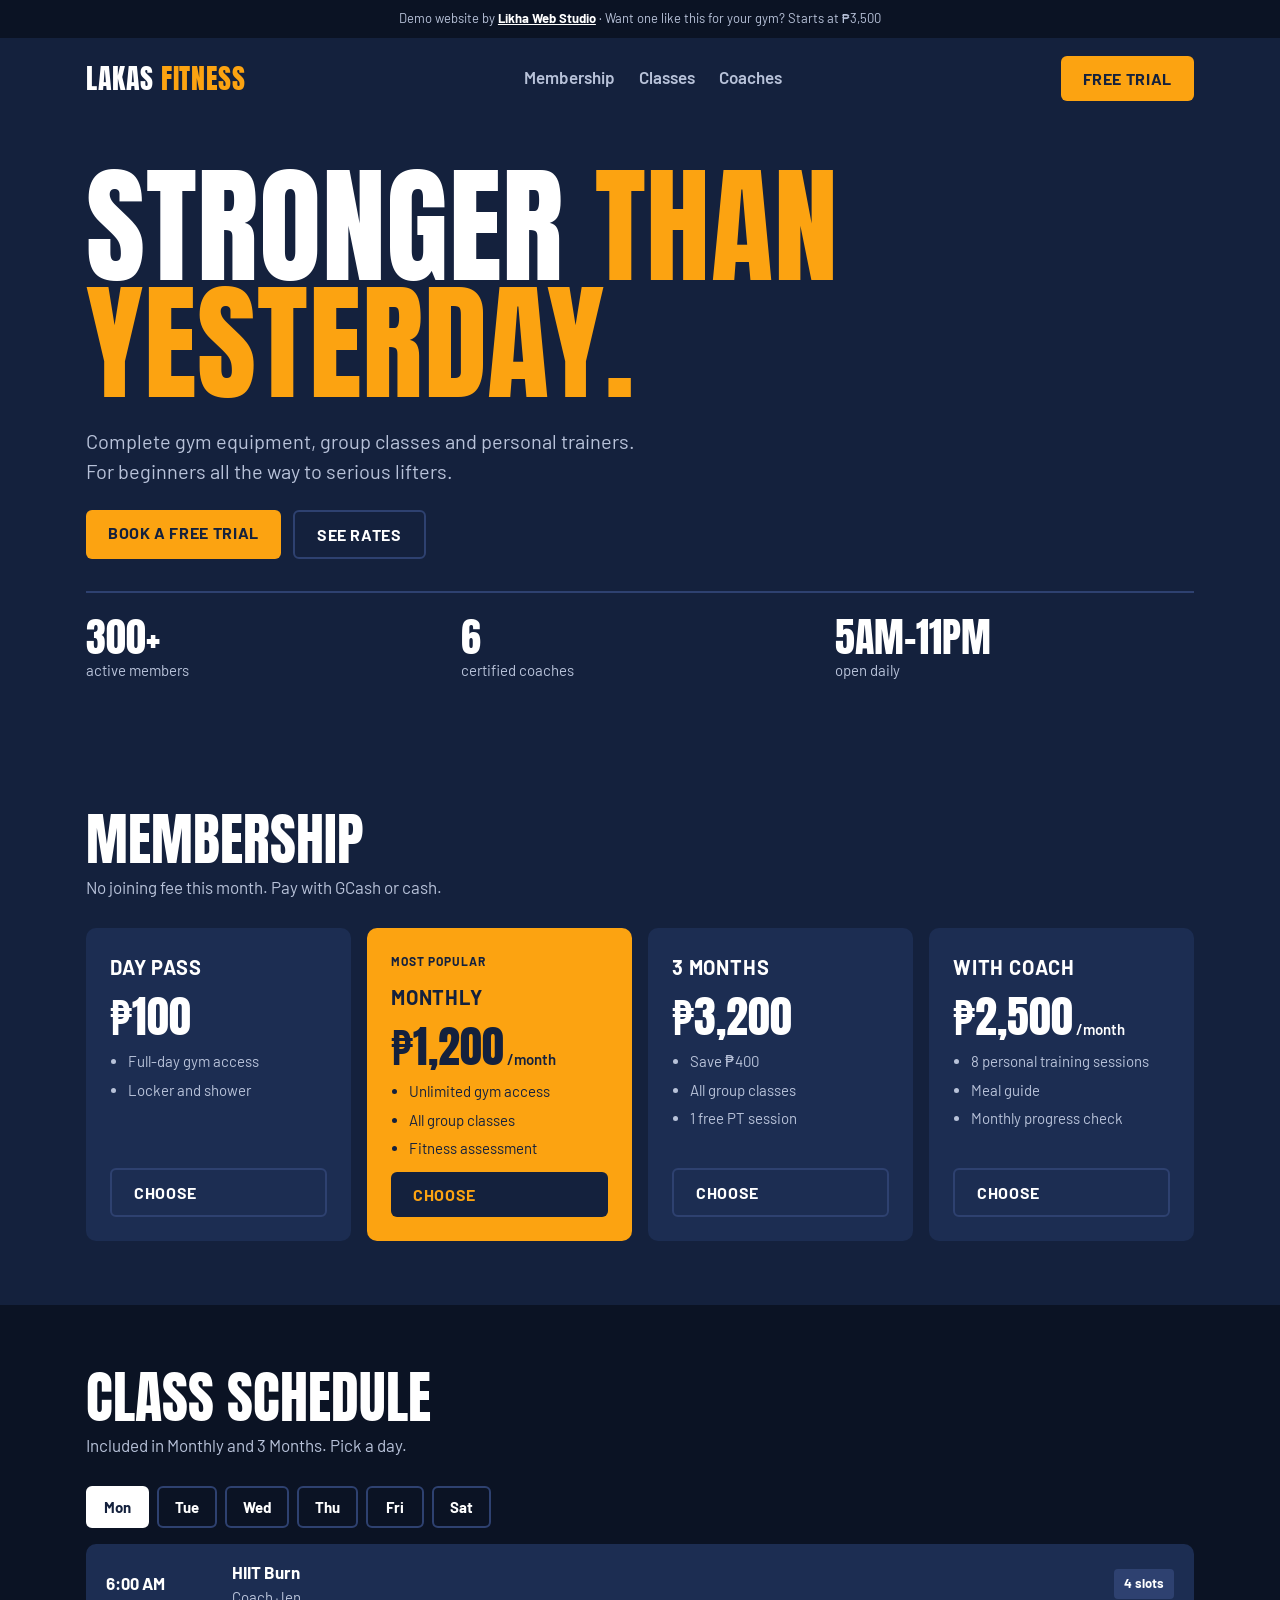
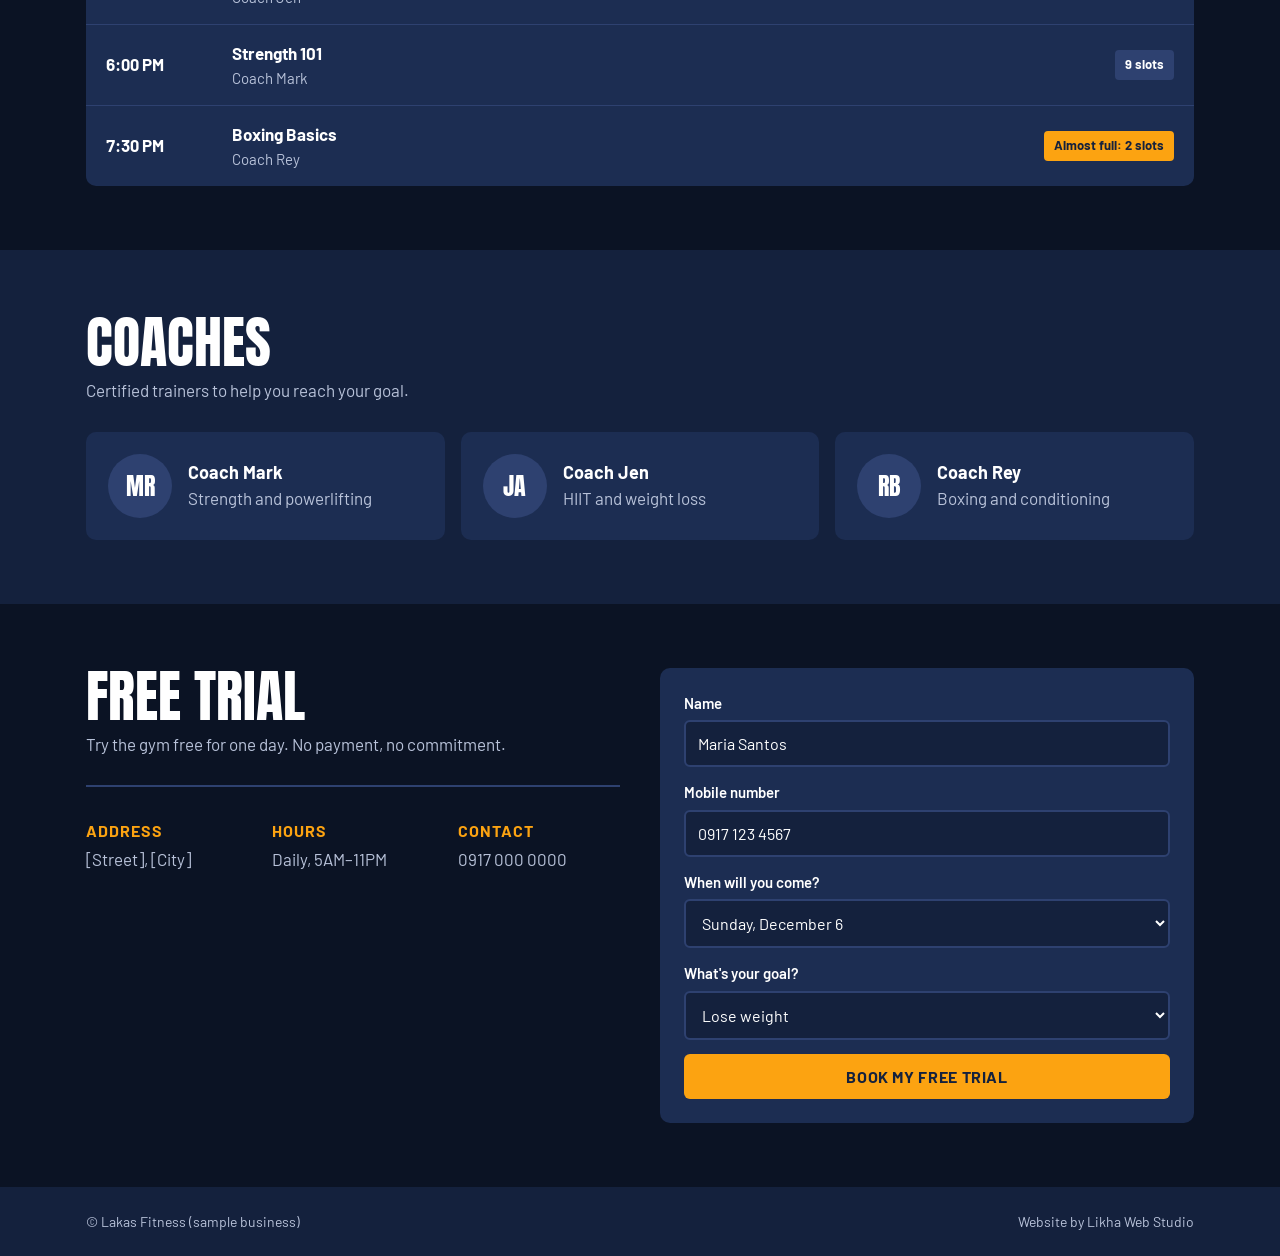
<file: demos/lakas-fitness/index.html>
<!doctype html><html lang="en"><head><meta charset="utf-8"><meta name=viewport content="width=device-width,initial-scale=1,viewport-fit=cover"><style>:root{color-scheme:light;box-sizing:border-box;padding-top:env(safe-area-inset-top,0px);padding-bottom:env(safe-area-inset-bottom,0px)}html{scroll-padding-top:env(safe-area-inset-top,0px)}body{margin:0;padding:0;font:14px -apple-system,BlinkMacSystemFont,sans-serif;background:#fff;color:#000}img{max-width:100%}[hidden]:not([hidden=until-found i]){display:none!important}</style><title>Lakas Fitness Demo</title>
<link rel="preconnect" href="https://fonts.googleapis.com">
<link rel="stylesheet" href="https://fonts.googleapis.com/css2?family=Anton&family=Barlow:wght@400;500;600;700&display=swap">
</head><body>
<style>
/* Layout: dark gym site — loud condensed hero, plan cards, day-tabbed class schedule, free-trial form. Single dark look by choice. */
:root{
  --bg:#14213D; --surface:#1C2D52; --line:#2E4170; --fg:#FFFFFF; --muted:#B8C2D9;
  --accent:#FCA311; --on-accent:#14213D; --bar:#0B1324;
  --display:'Anton', 'Barlow', Impact, sans-serif;
  --body:'Barlow', system-ui, sans-serif;
  color-scheme: dark;
}
*{box-sizing:border-box}
body{background:var(--bg);color:var(--fg);font-family:var(--body);font-size:17px;line-height:1.5}
.wrap{max-width:1140px;margin:0 auto;padding-left:max(16px,env(safe-area-inset-left,0px));padding-right:max(16px,env(safe-area-inset-right,0px))}
.demo{background:var(--bar);color:var(--muted);font-size:13px;text-align:center;padding-block:9px}
.demo b{color:var(--fg)}
header .wrap{display:flex;justify-content:space-between;align-items:center;padding-block:18px;gap:16px}
.brand{font-family:var(--display);font-size:28px;letter-spacing:0.02em;text-transform:uppercase}
.brand span{color:var(--accent)}
nav{display:flex;gap:24px;font-weight:600;color:var(--muted)}
nav a{color:inherit;text-decoration:none}nav a:hover{color:var(--fg)}
.btn{font:700 16px var(--body);border:0;border-radius:6px;padding:13px 22px;cursor:pointer;background:var(--accent);color:var(--on-accent);text-decoration:none;display:inline-block;text-transform:uppercase;letter-spacing:0.04em}
.btn.ghost{background:transparent;color:var(--fg);border:2px solid var(--line)}
a:focus-visible,button:focus-visible,input:focus-visible,select:focus-visible{outline:3px solid var(--accent);outline-offset:2px}
.hero .wrap{padding-block:48px 64px;display:flex;flex-direction:column;gap:24px}
.hero h1{font-family:var(--display);font-weight:400;font-size:clamp(56px,10vw,128px);line-height:0.92;text-transform:uppercase;margin:0;letter-spacing:0.005em;text-wrap:balance}
.hero h1 span{color:var(--accent)}
.hero p{color:var(--muted);font-size:20px;max-width:52ch;margin:0}
.ctas{display:flex;gap:12px;flex-wrap:wrap}
.stats{display:grid;grid-template-columns:repeat(3,minmax(0,1fr));gap:16px;border-top:2px solid var(--line);padding-top:24px;margin-top:8px}
.stats b{display:block;font-family:var(--display);font-weight:400;font-size:40px;line-height:1}
.stats span{color:var(--muted);font-size:15px}
section{padding-block:64px}
section h2{font-family:var(--display);font-weight:400;font-size:clamp(38px,5vw,56px);text-transform:uppercase;margin:0 0 8px;line-height:1}
.sub{color:var(--muted);margin:0 0 28px}
.plans{display:grid;grid-template-columns:repeat(4,minmax(0,1fr));gap:16px}
.plan{background:var(--surface);border-radius:10px;padding:24px;display:flex;flex-direction:column;gap:12px}
.plan.hot{background:var(--accent);color:var(--on-accent)}
.plan.hot .muted{color:#3A3320}
.plan h3{margin:0;font-size:20px;font-weight:700;text-transform:uppercase;letter-spacing:0.04em}
.plan .amt{font-family:var(--display);font-size:44px;line-height:1}
.plan .amt small{font-family:var(--body);font-size:15px;font-weight:600}
.plan ul{margin:0;padding-left:18px;display:flex;flex-direction:column;gap:6px;font-size:15px;flex:1}
.muted{color:var(--muted)}
.tag{font-size:12px;font-weight:700;letter-spacing:0.08em;text-transform:uppercase}
.days{display:flex;gap:8px;flex-wrap:wrap;margin-bottom:16px}
.day{font:700 15px var(--body);padding:10px 16px;border-radius:6px;border:2px solid var(--line);background:transparent;color:var(--fg);cursor:pointer;min-width:58px}
.day[aria-pressed="true"]{background:var(--fg);color:var(--bg);border-color:var(--fg)}
.sched{background:var(--surface);border-radius:10px;overflow:hidden}
.cls{display:grid;grid-template-columns:110px minmax(0,1fr) auto;gap:16px;align-items:center;padding:16px 20px;border-bottom:1px solid var(--line)}
.cls:last-child{border-bottom:0}
.cls time{font-weight:700;font-variant-numeric:tabular-nums}
.cls .name{font-weight:700}
.cls .coach{color:var(--muted);font-size:15px}
.slots{font-size:13px;font-weight:700;padding:5px 10px;border-radius:4px;background:var(--line);white-space:nowrap}
.slots.low{background:var(--accent);color:var(--on-accent)}
.coaches{display:grid;grid-template-columns:repeat(3,minmax(0,1fr));gap:16px}
.coachcard{background:var(--surface);border-radius:10px;padding:22px;display:flex;gap:16px;align-items:center}
.avatar{width:64px;height:64px;border-radius:50%;background:var(--line);display:grid;place-items:center;font-family:var(--display);font-size:24px;flex-shrink:0}
.coachcard b{display:block;font-size:18px}
.trial .wrap{display:grid;grid-template-columns:minmax(0,1fr) minmax(0,1fr);gap:40px;align-items:start}
form{background:var(--surface);border-radius:10px;padding:24px;display:flex;flex-direction:column;gap:14px}
label{font-weight:600;font-size:15px;display:flex;flex-direction:column;gap:6px}
input,select{font:16px var(--body);padding:12px;border-radius:6px;border:2px solid var(--line);background:var(--bg);color:var(--fg)}
.ok{background:var(--surface);border-radius:10px;padding:28px;display:flex;flex-direction:column;gap:10px}
.ok h3{font-family:var(--display);font-weight:400;font-size:36px;margin:0;text-transform:uppercase;color:var(--accent)}
.info{display:grid;grid-template-columns:repeat(3,minmax(0,1fr));gap:24px;border-top:2px solid var(--line);padding-top:32px}
.info h3{margin:0 0 4px;font-size:16px;text-transform:uppercase;letter-spacing:0.06em;color:var(--accent)}
.info p{margin:0;color:var(--muted)}
footer .wrap{padding-block:24px;display:flex;justify-content:space-between;flex-wrap:wrap;gap:12px;color:var(--muted);font-size:14px}
@media (max-width:900px){.plans{grid-template-columns:repeat(2,minmax(0,1fr))}.coaches{grid-template-columns:1fr}.trial .wrap{grid-template-columns:1fr}}
@media (max-width:560px){.plans{grid-template-columns:1fr}nav{display:none}.cls{grid-template-columns:1fr auto}.cls time{grid-column:1/-1}.info{grid-template-columns:1fr}.stats b{font-size:32px}}
</style>

<div class="demo">Demo website by <a href="../../" style="color:#fff;font-weight:700">Likha Web Studio</a> · Want one like this for your gym? Starts at ₱3,500</div>

<header><div class="wrap">
  <div class="brand">Lakas <span>Fitness</span></div>
  <nav aria-label="Main"><a href="#plans">Membership</a><a href="#classes">Classes</a><a href="#coaches">Coaches</a></nav>
  <a class="btn" href="#trial">Free trial</a>
</div></header>

<section class="hero" style="padding-block:0"><div class="wrap">
  <h1>Stronger <span>than yesterday.</span></h1>
  <p>Complete gym equipment, group classes and personal trainers. For beginners all the way to serious lifters.</p>
  <div class="ctas"><a class="btn" href="#trial">Book a free trial</a><a class="btn ghost" href="#plans">See rates</a></div>
  <div class="stats">
    <div><b>300+</b><span>active members</span></div>
    <div><b>6</b><span>certified coaches</span></div>
    <div><b>5AM–11PM</b><span>open daily</span></div>
  </div>
</div></section>

<section id="plans"><div class="wrap">
  <h2>Membership</h2>
  <p class="sub">No joining fee this month. Pay with GCash or cash.</p>
  <div class="plans">
    <div class="plan"><h3>Day pass</h3><div class="amt">₱100</div><ul class="muted"><li>Full-day gym access</li><li>Locker and shower</li></ul><a class="btn ghost" href="#trial">Choose</a></div>
    <div class="plan hot"><span class="tag">Most popular</span><h3>Monthly</h3><div class="amt">₱1,200<small> /month</small></div><ul><li>Unlimited gym access</li><li>All group classes</li><li>Fitness assessment</li></ul><a class="btn" href="#trial" style="background:var(--on-accent);color:var(--accent)">Choose</a></div>
    <div class="plan"><h3>3 Months</h3><div class="amt">₱3,200</div><ul class="muted"><li>Save ₱400</li><li>All group classes</li><li>1 free PT session</li></ul><a class="btn ghost" href="#trial">Choose</a></div>
    <div class="plan"><h3>With coach</h3><div class="amt">₱2,500<small> /month</small></div><ul class="muted"><li>8 personal training sessions</li><li>Meal guide</li><li>Monthly progress check</li></ul><a class="btn ghost" href="#trial">Choose</a></div>
  </div>
</div></section>

<section id="classes" style="background:var(--bar)"><div class="wrap">
  <h2>Class schedule</h2>
  <p class="sub">Included in Monthly and 3 Months. Pick a day.</p>
  <div class="days" role="group" aria-label="Day" id="days"></div>
  <div class="sched" id="sched"></div>
</div></section>

<section id="coaches"><div class="wrap">
  <h2>Coaches</h2>
  <p class="sub">Certified trainers to help you reach your goal.</p>
  <div class="coaches">
    <div class="coachcard"><div class="avatar" aria-hidden="true">MR</div><div><b>Coach Mark</b><span class="muted">Strength and powerlifting</span></div></div>
    <div class="coachcard"><div class="avatar" aria-hidden="true">JA</div><div><b>Coach Jen</b><span class="muted">HIIT and weight loss</span></div></div>
    <div class="coachcard"><div class="avatar" aria-hidden="true">RB</div><div><b>Coach Rey</b><span class="muted">Boxing and conditioning</span></div></div>
  </div>
</div></section>

<section class="trial" id="trial" style="background:var(--bar)"><div class="wrap">
  <div>
    <h2>Free trial</h2>
    <p class="sub">Try the gym free for one day. No payment, no commitment.</p>
    <div class="info">
      <div><h3>Address</h3><p>[Street], [City]</p></div>
      <div><h3>Hours</h3><p>Daily, 5AM–11PM</p></div>
      <div><h3>Contact</h3><p>0917 000 0000</p></div>
    </div>
  </div>
  <div>
    <form id="trialForm">
      <label for="tname">Name<input id="tname" required autocomplete="name" value="Maria Santos"></label>
      <label for="tphone">Mobile number<input id="tphone" required inputmode="tel" value="0917 123 4567"></label>
      <label for="tdate">When will you come?<select id="tdate"></select></label>
      <label for="tgoal">What's your goal?<select id="tgoal"><option>Lose weight</option><option>Build strength and muscle</option><option>Get fit and healthy</option><option>Boxing or combat</option></select></label>
      <button class="btn" type="submit">Book my free trial</button>
    </form>
    <div class="ok" id="ok" hidden>
      <h3>You're booked!</h3>
      <p id="okMsg"></p>
      <p class="muted" style="font-size:14px">This is a demo, so no real booking was sent. On a live website, the gym gets notified right away.</p>
      <button class="btn ghost" type="button" id="again">Book again</button>
    </div>
  </div>
</div></section>

<footer><div class="wrap"><span>© Lakas Fitness (sample business)</span><span>Website by Likha Web Studio</span></div></footer>

<script>
const $=id=>document.getElementById(id);
const SCHED={
 Mon:[['6:00 AM','HIIT Burn','Coach Jen',4],['6:00 PM','Strength 101','Coach Mark',9],['7:30 PM','Boxing Basics','Coach Rey',2]],
 Tue:[['6:30 AM','Core & Mobility','Coach Jen',10],['7:00 PM','Circuit Training','Coach Mark',6]],
 Wed:[['6:00 AM','HIIT Burn','Coach Jen',3],['6:00 PM','Powerlifting Clinic','Coach Mark',5],['7:30 PM','Boxing Conditioning','Coach Rey',7]],
 Thu:[['6:30 AM','Core & Mobility','Coach Jen',11],['7:00 PM','Circuit Training','Coach Mark',8]],
 Fri:[['6:00 AM','HIIT Burn','Coach Jen',6],['7:00 PM','Friday Fight Night','Coach Rey',1]],
 Sat:[['8:00 AM','Weekend Bootcamp','Coach Jen',12],['10:00 AM','Strength 101','Coach Mark',9]]
};
let day='Mon';
function renderDays(){$('days').innerHTML=Object.keys(SCHED).map(d=>`<button class="day" type="button" data-day="${d}" aria-pressed="${d===day}">${d}</button>`).join('');}
function renderSched(){$('sched').innerHTML=SCHED[day].map(([t,n,c,s])=>`<div class="cls"><time>${t}</time><div><div class="name">${n}</div><div class="coach">${c}</div></div><span class="slots ${s<=3?'low':''}">${s<=3?'Almost full: ':''}${s} slots</span></div>`).join('');}
document.addEventListener('click',e=>{const b=e.target.closest('[data-day]');if(b){day=b.dataset.day;renderDays();renderSched();}});
const opts=[];const fmt=new Intl.DateTimeFormat('en-PH',{weekday:'long',month:'long',day:'numeric'});
for(let i=1;i<=7;i++){const d=new Date();d.setDate(d.getDate()+i);opts.push(`<option>${fmt.format(d)}</option>`);}
$('tdate').innerHTML=opts.join('');
$('trialForm').addEventListener('submit',e=>{e.preventDefault();
  $('okMsg').textContent=`See you on ${$('tdate').value}, ${$('tname').value.split(' ')[0]}! Goal: ${$('tgoal').value}. Bring water, a towel and rubber shoes.`;
  $('trialForm').hidden=true;$('ok').hidden=false;});
$('again').onclick=()=>{$('trialForm').hidden=false;$('ok').hidden=true;};
renderDays();renderSched();
</script>

</body></html>
</file>
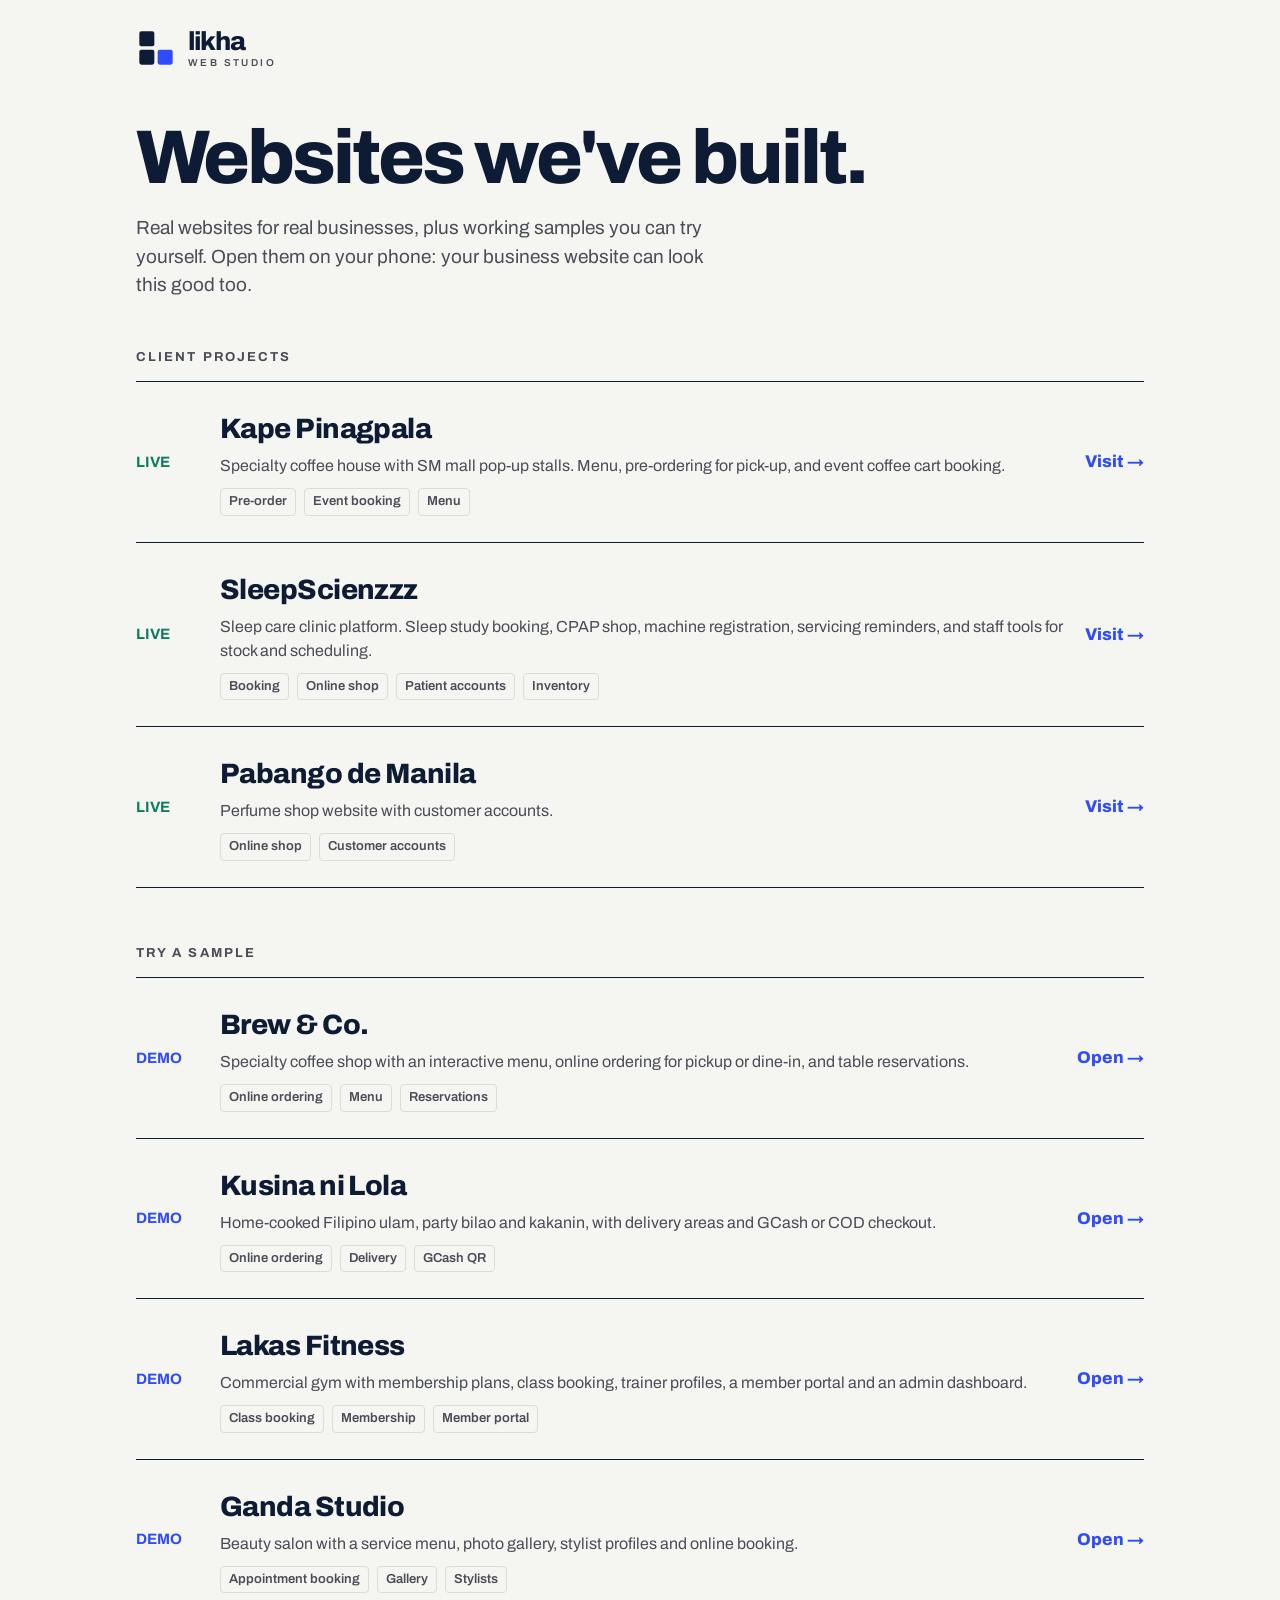
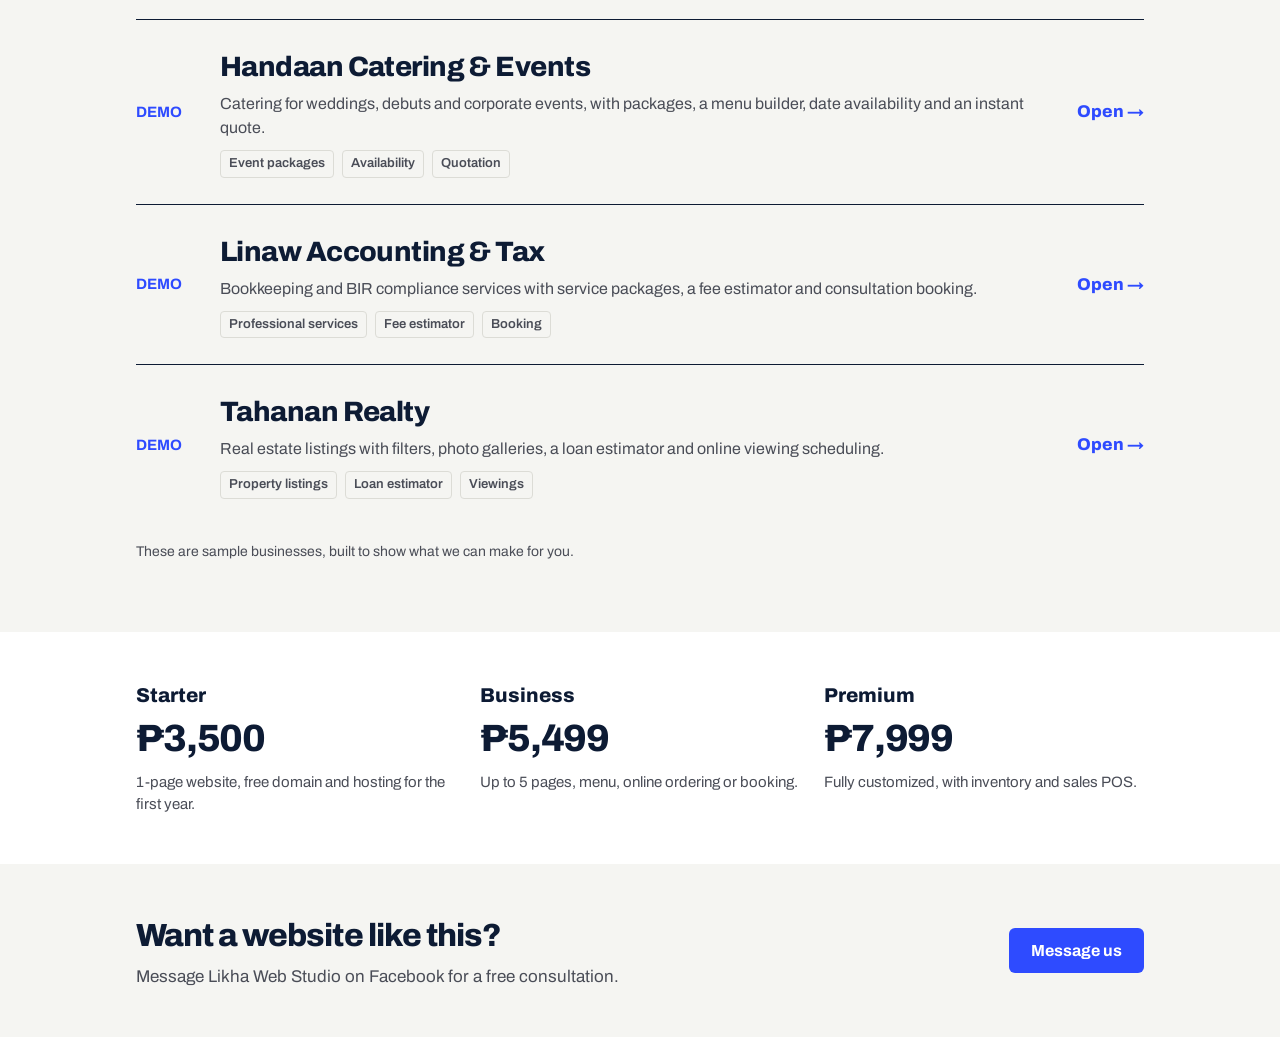
<file: public/portfolio/index.html>
<!doctype html><html lang="en"><head><meta charset="utf-8"><meta name=viewport content="width=device-width,initial-scale=1,viewport-fit=cover"><style>:root{color-scheme:light;box-sizing:border-box;padding-top:env(safe-area-inset-top,0px);padding-bottom:env(safe-area-inset-bottom,0px)}html{scroll-padding-top:env(safe-area-inset-top,0px)}body{margin:0;padding:0;font:14px -apple-system,BlinkMacSystemFont,sans-serif;background:#fff;color:#000}img{max-width:100%}[hidden]:not([hidden=until-found i]){display:none!important}</style><title>Portfolio | Likha Web Studio</title>
<meta name="description" content="Live client websites and working sample sites built by Likha Web Studio for Filipino businesses.">
<link rel="canonical" href="https://likhawebstudioph.com/portfolio/">
<link rel="icon" href="/favicon.ico" sizes="48x48">
<link rel="icon" href="/favicon.svg" type="image/svg+xml">
<link rel="preconnect" href="https://fonts.googleapis.com">
<link rel="stylesheet" href="https://fonts.googleapis.com/css2?family=Archivo:wght@400;500;600;700;800&display=swap">
</head><body>
<style>
/* Layout: studio portfolio — wordmark header, statement, numbered demo list with live links, packages strip. */
:root{
  --bg:#F5F5F2; --card:#FFFFFF; --ink:#0D1B34; --muted:#4A4D57; --line:#DCDCD6; --accent:#2E4BFF;
  --font:'Archivo', system-ui, sans-serif;
  color-scheme: light;
}
@media (prefers-color-scheme: dark){:root:not([data-theme="light"]){--bg:#111318;--card:#1B1E26;--ink:#F2F2EF;--muted:#B0B4C0;--line:#2E323D;--accent:#7D8EFF;color-scheme:dark}}
:root[data-theme="dark"]{--bg:#111318;--card:#1B1E26;--ink:#F2F2EF;--muted:#B0B4C0;--line:#2E323D;--accent:#7D8EFF;color-scheme:dark}
*{box-sizing:border-box}
body{background:var(--bg);color:var(--ink);font-family:var(--font);font-size:17px;line-height:1.5}
.wrap{max-width:1040px;margin:0 auto;padding-left:max(16px,env(safe-area-inset-left,0px));padding-right:max(16px,env(safe-area-inset-right,0px))}
header .wrap{display:flex;align-items:center;gap:12px;padding-block:28px}
.lock{display:flex;flex-direction:column;line-height:1}
.lock b{font-size:26px;font-weight:800;letter-spacing:-0.035em}
.lock span{font-size:10px;font-weight:600;letter-spacing:0.24em;margin-top:4px;color:var(--muted)}
.intro .wrap{padding-block:24px 48px}
h1{font-size:clamp(40px,7vw,76px);font-weight:800;letter-spacing:-0.04em;line-height:1;margin:0 0 18px;text-wrap:balance;max-width:16ch}
.intro p{color:var(--muted);font-size:19px;max-width:54ch;margin:0}
.list .wrap{display:flex;flex-direction:column;padding-bottom:56px}
.demo{display:grid;grid-template-columns:64px minmax(0,1fr) auto;gap:20px;align-items:center;padding-block:26px;border-top:1.5px solid var(--ink);color:inherit;text-decoration:none}
.demo:last-child{border-bottom:1.5px solid var(--ink)}
.demo .n{font-size:15px;font-weight:700;color:var(--accent)}
.demo h2{margin:0 0 4px;font-size:28px;font-weight:800;letter-spacing:-0.02em}
.demo p{margin:0;color:var(--muted);font-size:16px}
.demo .tags{display:flex;gap:8px;flex-wrap:wrap;margin-top:10px}
.demo .tags span{font-size:13px;font-weight:600;border:1px solid var(--line);border-radius:4px;padding:3px 8px;color:var(--muted)}
.demo .go{font-weight:800;color:var(--accent);white-space:nowrap}
.demo:hover h2{color:var(--accent)}
a:focus-visible{outline:3px solid var(--accent);outline-offset:4px}
.pk{background:var(--card)}
.pk .wrap{padding-block:48px;display:grid;grid-template-columns:repeat(3,minmax(0,1fr));gap:24px}
.pk h3{margin:0;font-size:20px;font-weight:800}
.pk .amt{font-size:38px;font-weight:800;letter-spacing:-0.03em;font-variant-numeric:tabular-nums}
.pk p{margin:4px 0 0;color:var(--muted);font-size:15px}
.cta .wrap{padding-block:48px;display:flex;justify-content:space-between;align-items:center;gap:20px;flex-wrap:wrap}
.cta h2{margin:0;font-size:32px;font-weight:800;letter-spacing:-0.03em}
.cta p{margin:4px 0 0;color:var(--muted)}
.note{font-size:14px;color:var(--muted)}
.label{font-size:13px;font-weight:700;letter-spacing:0.16em;text-transform:uppercase;color:var(--muted);margin:0 0 14px}
.demo .n.live{color:#0F7B5F}
@media (prefers-color-scheme: dark){:root:not([data-theme="light"]) .demo .n.live{color:#5FD3A8}}
:root[data-theme="dark"] .demo .n.live{color:#5FD3A8}
@media (max-width:700px){.demo{grid-template-columns:1fr}.demo .go{justify-self:start}.pk .wrap{grid-template-columns:1fr}}
</style>

<header><div class="wrap">
  <svg width="40" height="40" viewBox="0 0 48 48" aria-hidden="true"><rect x="4" y="4" width="18" height="18" rx="2.5" fill="var(--ink)"/><rect x="4" y="26" width="18" height="18" rx="2.5" fill="var(--ink)"/><rect x="26" y="26" width="18" height="18" rx="2.5" fill="#2E4BFF"/></svg>
  <a class="lock" href="../" style="color:inherit;text-decoration:none" aria-label="Likha Web Studio home"><b>likha</b><span>WEB STUDIO</span></a>
</div></header>

<section class="intro"><div class="wrap">
  <h1>Websites we've built.</h1>
  <p>Real websites for real businesses, plus working samples you can try yourself. Open them on your phone: your business website can look this good too.</p>
</div></section>

<section class="list"><div class="wrap">
  <p class="label">Client projects</p>
  <a class="demo" href="https://kapepinagpala.pages.dev/">
    <span class="n live">LIVE</span>
    <div><h2>Kape Pinagpala</h2><p>Specialty coffee house with SM mall pop-up stalls. Menu, pre-ordering for pick-up, and event coffee cart booking.</p><div class="tags"><span>Pre-order</span><span>Event booking</span><span>Menu</span></div></div>
    <span class="go">Visit →</span>
  </a>
  <a class="demo" href="https://sleepscienzzz-pi.vercel.app/">
    <span class="n live">LIVE</span>
    <div><h2>SleepScienzzz</h2><p>Sleep care clinic platform. Sleep study booking, CPAP shop, machine registration, servicing reminders, and staff tools for stock and scheduling.</p><div class="tags"><span>Booking</span><span>Online shop</span><span>Patient accounts</span><span>Inventory</span></div></div>
    <span class="go">Visit →</span>
  </a>
  <a class="demo" href="https://pabangodemanila.pabangodemanilaph.workers.dev/">
    <span class="n live">LIVE</span>
    <div><h2>Pabango de Manila</h2><p>Perfume shop website with customer accounts.</p><div class="tags"><span>Online shop</span><span>Customer accounts</span></div></div>
    <span class="go">Visit →</span>
  </a>
</div></section>

<section class="list"><div class="wrap">
  <p class="label">Try a sample</p>
  <a class="demo" href="../demos/brew-and-co/">
    <span class="n">DEMO</span>
    <div><h2>Brew &amp; Co.</h2><p>Specialty coffee shop with an interactive menu, online ordering for pickup or dine-in, and table reservations.</p><div class="tags"><span>Online ordering</span><span>Menu</span><span>Reservations</span></div></div>
    <span class="go">Open →</span>
  </a>
  <a class="demo" href="../demos/kusina-ni-lola/">
    <span class="n">DEMO</span>
    <div><h2>Kusina ni Lola</h2><p>Home-cooked Filipino ulam, party bilao and kakanin, with delivery areas and GCash or COD checkout.</p><div class="tags"><span>Online ordering</span><span>Delivery</span><span>GCash QR</span></div></div>
    <span class="go">Open →</span>
  </a>
  <a class="demo" href="../demos/lakas-fitness/">
    <span class="n">DEMO</span>
    <div><h2>Lakas Fitness</h2><p>Commercial gym with membership plans, class booking, trainer profiles, a member portal and an admin dashboard.</p><div class="tags"><span>Class booking</span><span>Membership</span><span>Member portal</span></div></div>
    <span class="go">Open →</span>
  </a>
  <a class="demo" href="../demos/ganda-studio/">
    <span class="n">DEMO</span>
    <div><h2>Ganda Studio</h2><p>Beauty salon with a service menu, photo gallery, stylist profiles and online booking.</p><div class="tags"><span>Appointment booking</span><span>Gallery</span><span>Stylists</span></div></div>
    <span class="go">Open →</span>
  </a>
  <a class="demo" href="../demos/handaan-catering/">
    <span class="n">DEMO</span>
    <div><h2>Handaan Catering &amp; Events</h2><p>Catering for weddings, debuts and corporate events, with packages, a menu builder, date availability and an instant quote.</p><div class="tags"><span>Event packages</span><span>Availability</span><span>Quotation</span></div></div>
    <span class="go">Open →</span>
  </a>
  <a class="demo" href="../demos/linaw-accounting/">
    <span class="n">DEMO</span>
    <div><h2>Linaw Accounting &amp; Tax</h2><p>Bookkeeping and BIR compliance services with service packages, a fee estimator and consultation booking.</p><div class="tags"><span>Professional services</span><span>Fee estimator</span><span>Booking</span></div></div>
    <span class="go">Open →</span>
  </a>
  <a class="demo" href="../demos/tahanan-realty/">
    <span class="n">DEMO</span>
    <div><h2>Tahanan Realty</h2><p>Real estate listings with filters, photo galleries, a loan estimator and online viewing scheduling.</p><div class="tags"><span>Property listings</span><span>Loan estimator</span><span>Viewings</span></div></div>
    <span class="go">Open →</span>
  </a>
  <p class="note" style="margin-top:16px">These are sample businesses, built to show what we can make for you.</p>
</div></section>

<section class="pk"><div class="wrap">
  <div><h3>Starter</h3><div class="amt">₱3,500</div><p>1-page website, free domain and hosting for the first year.</p></div>
  <div><h3>Business</h3><div class="amt">₱5,499</div><p>Up to 5 pages, menu, online ordering or booking.</p></div>
  <div><h3>Premium</h3><div class="amt">₱7,999</div><p>Fully customized, with inventory and sales POS.</p></div>
</div></section>

<section class="cta"><div class="wrap">
  <div><h2>Want a website like this?</h2><p>Message Likha Web Studio on Facebook for a free consultation.</p></div>
  <a href="https://m.me/61595731580054" target="_blank" rel="noopener" style="font:700 16px var(--font);background:var(--accent);color:#fff;text-decoration:none;border-radius:6px;padding:14px 22px">Message us</a>
</div></section>

</body></html>
</file>
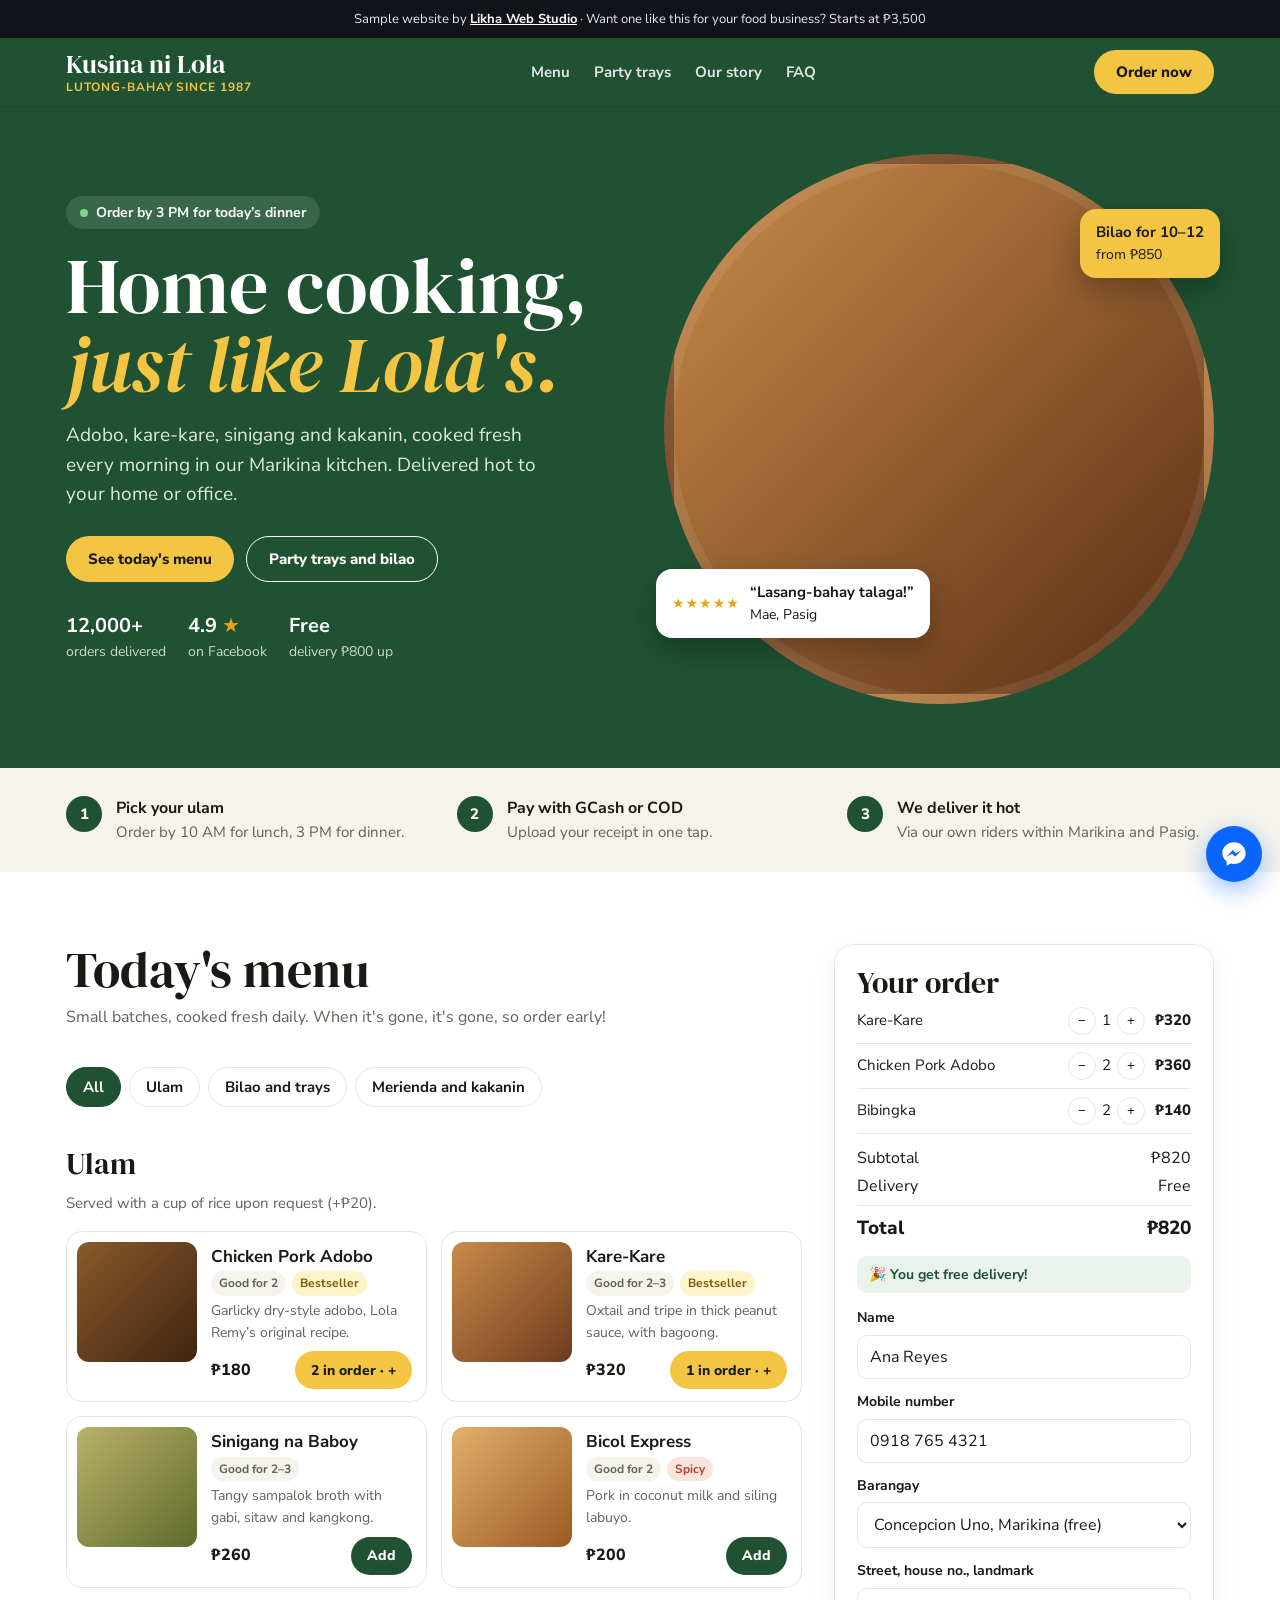
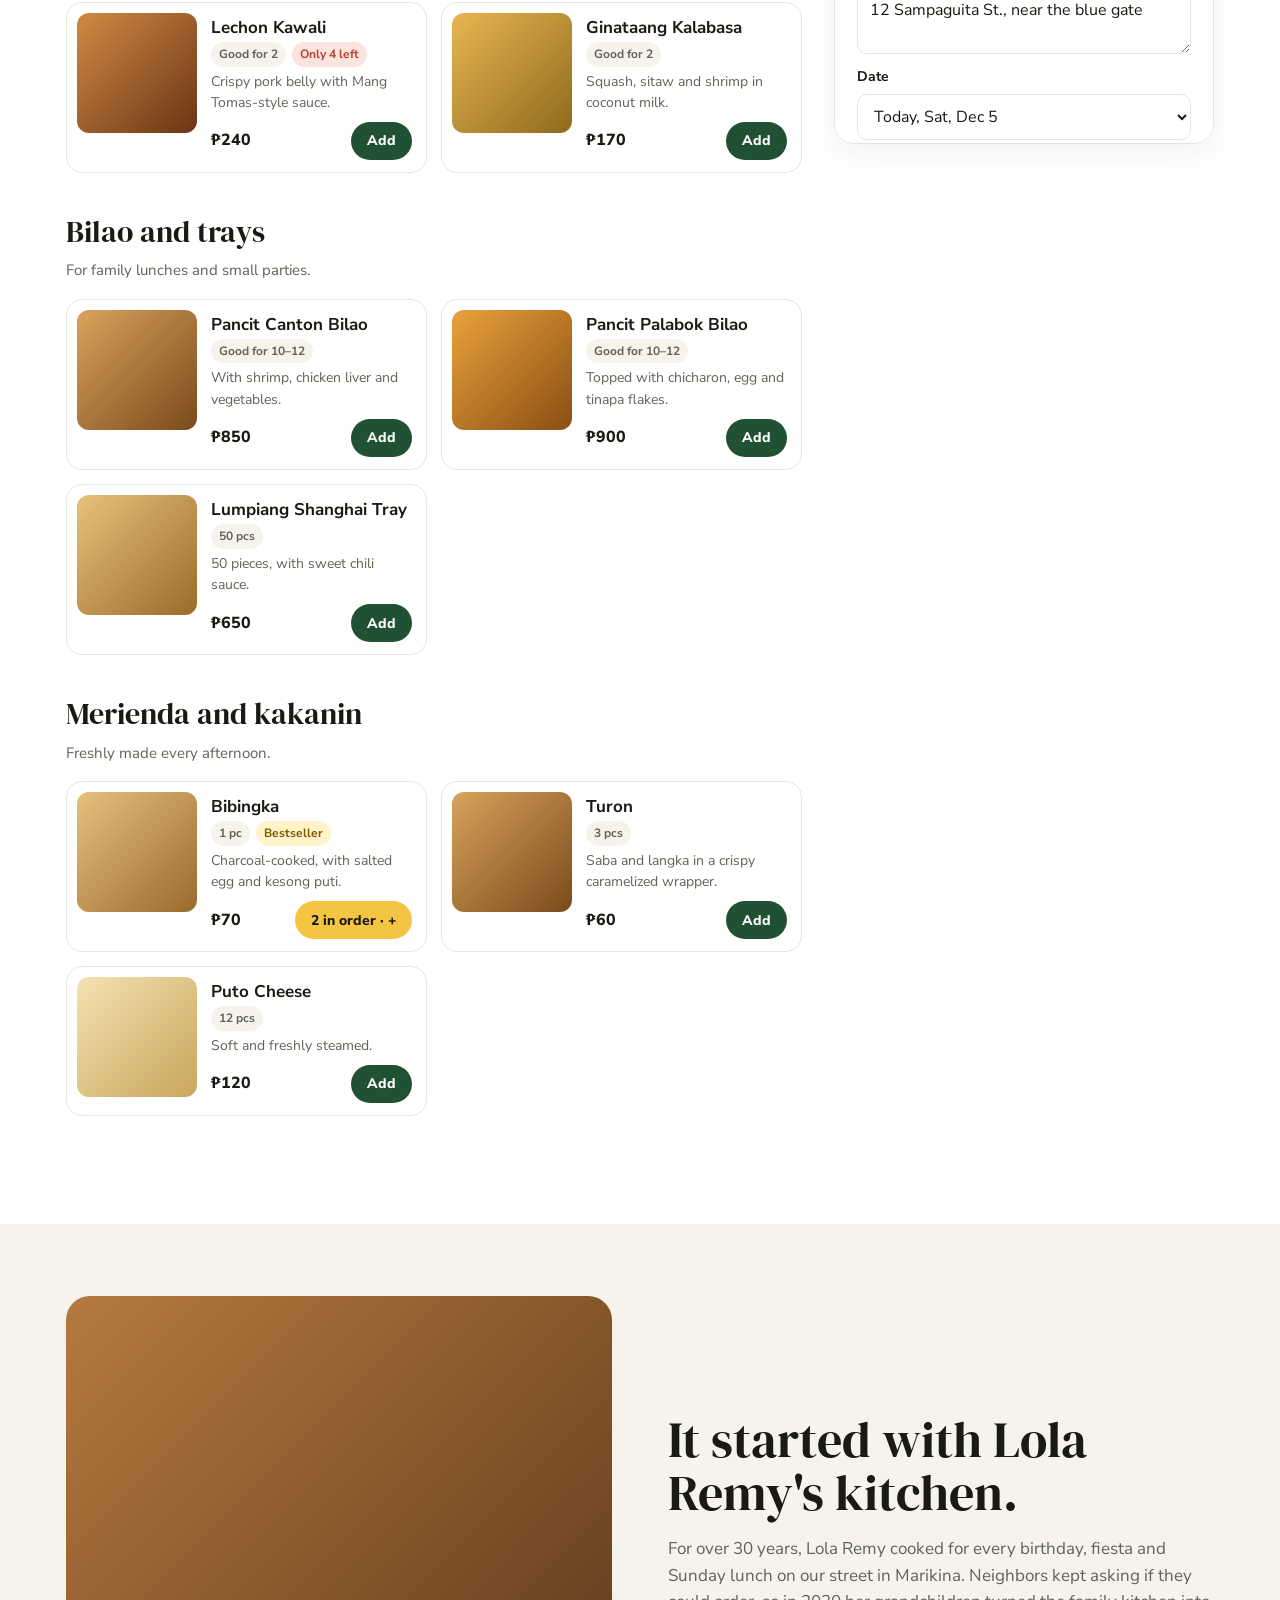
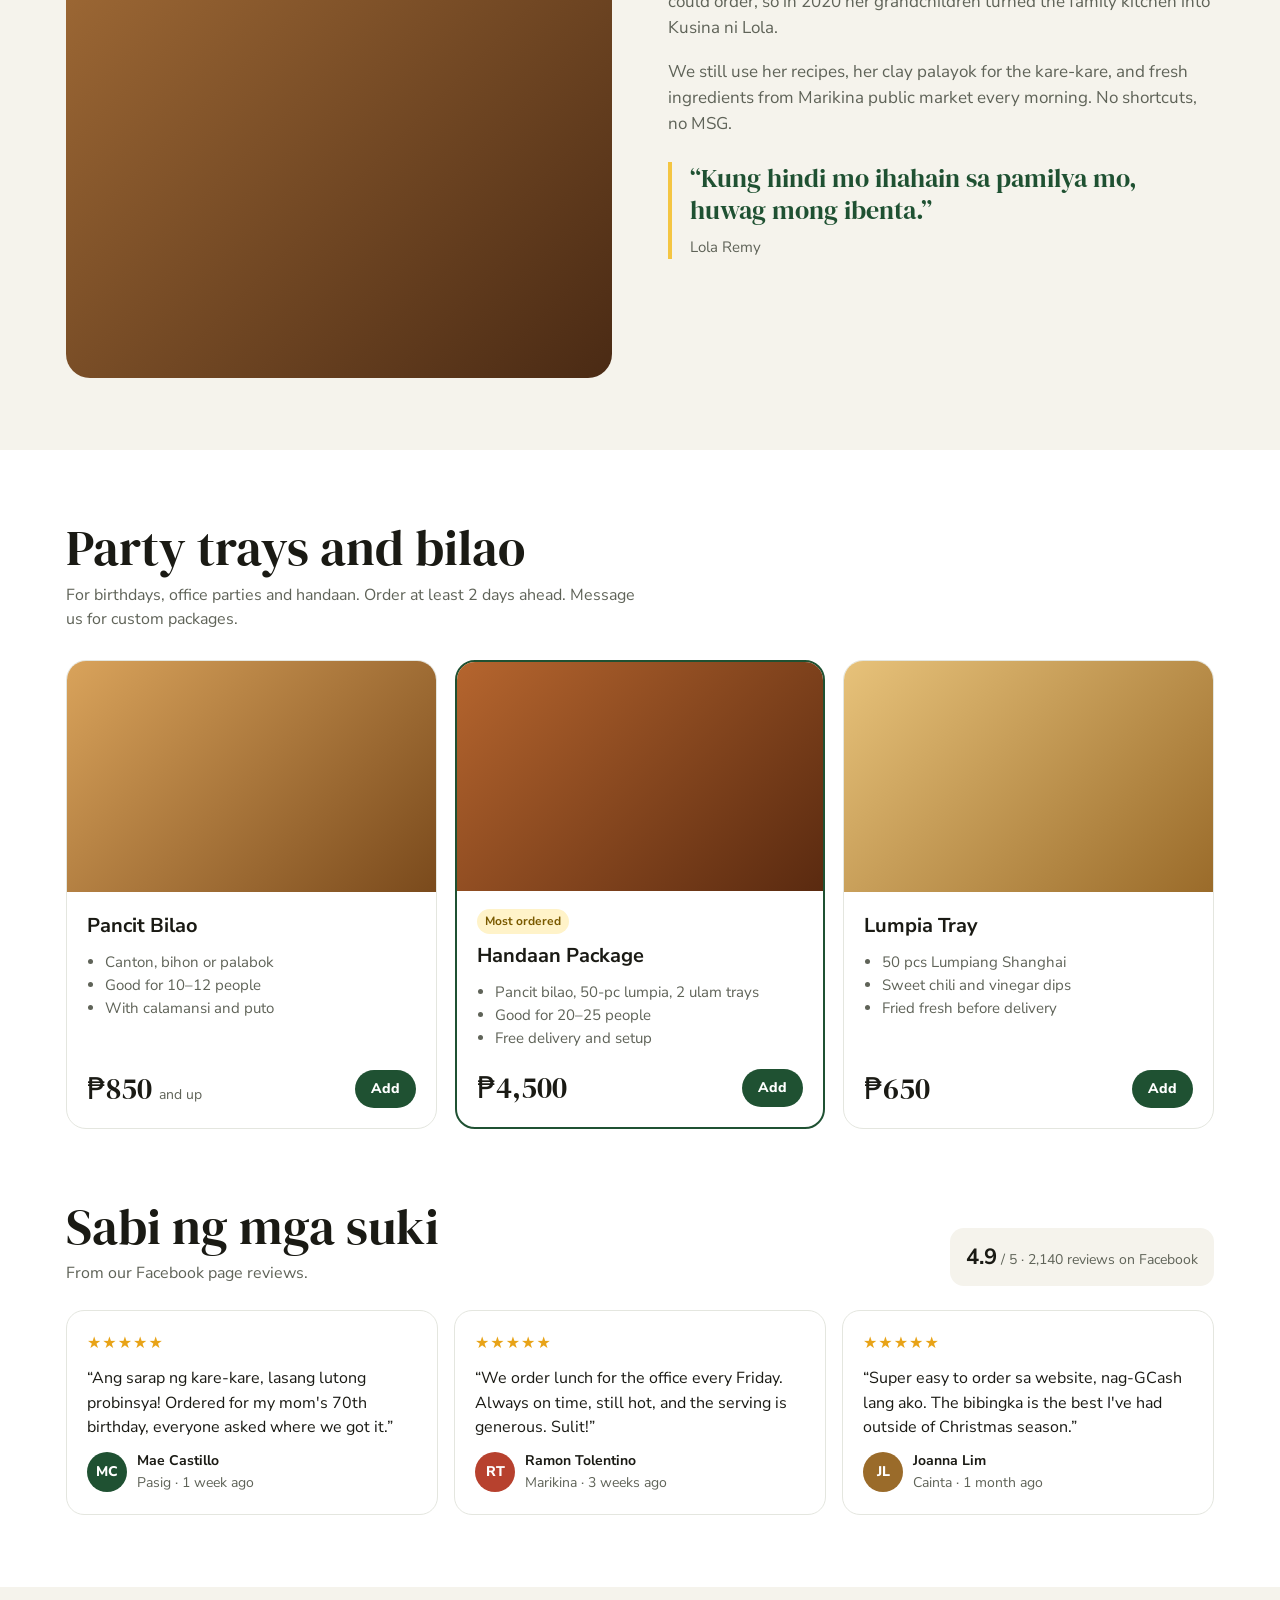
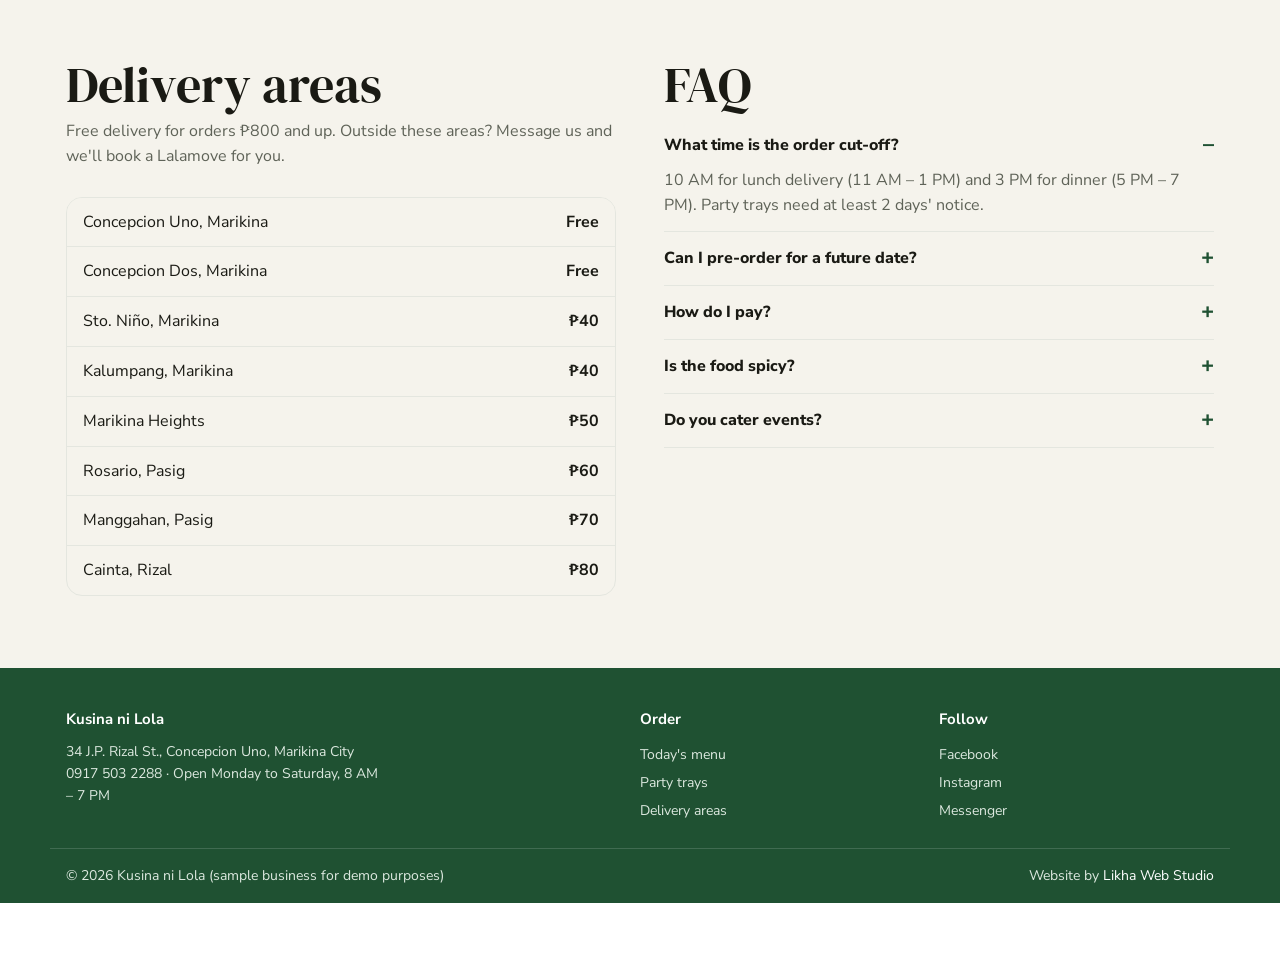
<file: public/demos/kusina-ni-lola/index.html>
<!doctype html><html lang="en"><head><meta charset="utf-8"><meta name=viewport content="width=device-width,initial-scale=1,viewport-fit=cover">
<title>Kusina ni Lola · Lutong-bahay Food Delivery (Demo by Likha Web Studio)</title>
<meta name="description" content="Kusina ni Lola is a sample home-cooked food business website by Likha Web Studio: ulam, party bilao and kakanin with online ordering.">
<link rel="canonical" href="https://likhawebstudioph.com/demos/kusina-ni-lola/">
<link rel="preconnect" href="https://fonts.googleapis.com">
<link rel="preconnect" href="https://images.unsplash.com">
<link rel="stylesheet" href="https://fonts.googleapis.com/css2?family=DM+Serif+Display:ital@0;1&family=Nunito+Sans:opsz,wght@6..12,400;6..12,600;6..12,700;6..12,800&display=swap">
<style>
/* Layout: home-cooked food delivery — photo hero on banana-leaf green, how-it-works, photo menu beside a sticky order panel with delivery-area fees, Lola's story, party trays, reviews, FAQ. Single light look. */
:root{
  --bg:#FFFFFF; --leaf:#1F5132; --leaf-2:#2C6B45; --sun:#F4C542; --ink:#1A1A14; --muted:#5F6358; --line:#E4E6DF; --soft:#F5F3EC; --bar:#111318; --red:#B7412E;
  --display:'DM Serif Display',Georgia,serif;
  --body:'Nunito Sans',system-ui,sans-serif;
  color-scheme:light;
}
*{box-sizing:border-box}
html{scroll-behavior:smooth;scroll-padding-top:74px}
body{margin:0;background:var(--bg);color:var(--ink);font-family:var(--body);font-size:16px;line-height:1.55}
img{max-width:100%;display:block}
[hidden]{display:none!important}
a{color:inherit}
.wrap{max-width:1180px;margin:0 auto;padding-left:max(16px,env(safe-area-inset-left,0px));padding-right:max(16px,env(safe-area-inset-right,0px))}
.demo{background:var(--bar);color:#E8E9EE;font-size:13px;text-align:center;padding:9px 16px}
.demo a{color:#fff;font-weight:700}
.ph{position:relative;overflow:hidden;background:linear-gradient(135deg,var(--c1,#C98B4A),var(--c2,#6E3B1E))}
.ph img{width:100%;height:100%;object-fit:cover}
:focus-visible{outline:3px solid var(--sun);outline-offset:2px}
.btn{font:800 15px var(--body);border:0;border-radius:999px;padding:12px 22px;cursor:pointer;background:var(--sun);color:var(--ink);text-decoration:none;display:inline-flex;align-items:center;justify-content:center;gap:8px;min-height:44px}
.btn.dark{background:var(--leaf);color:#fff}
.btn.ghost{background:transparent;color:inherit;border:1.5px solid currentColor}
.btn:disabled{opacity:.45;cursor:not-allowed}
/* header */
header{position:sticky;top:0;z-index:25;background:var(--leaf);color:#fff;box-shadow:0 1px 0 rgba(0,0,0,.08)}
header .wrap{display:flex;justify-content:space-between;align-items:center;gap:16px;padding-block:12px}
.brand{font-family:var(--display);font-size:26px;line-height:1;text-decoration:none;display:flex;flex-direction:column}
.brand small{font-family:var(--body);font-size:12px;font-weight:700;letter-spacing:.08em;text-transform:uppercase;color:var(--sun);margin-top:4px}
nav{display:flex;gap:24px;font-weight:700;font-size:15px}
nav a{text-decoration:none;opacity:.85}nav a:hover{opacity:1}
/* hero */
.hero{background:var(--leaf);color:#fff;overflow:hidden}
.hero .wrap{display:grid;grid-template-columns:minmax(0,1fr) minmax(0,1fr);gap:48px;align-items:center;padding-block:48px 64px}
.kicker{display:inline-flex;align-items:center;gap:8px;background:rgba(255,255,255,.12);border-radius:999px;padding:6px 14px;font-size:14px;font-weight:700;margin-bottom:18px}
.kicker::before{content:"";width:8px;height:8px;border-radius:50%;background:var(--dot,#7BD88F)}
.hero h1{font-family:var(--display);font-weight:400;font-size:clamp(44px,6.4vw,78px);line-height:1;margin:0 0 18px;text-wrap:balance}
.hero h1 em{color:var(--sun)}
.hero p{font-size:19px;margin:0 0 26px;color:#DCE8DF;max-width:46ch}
.ctas{display:flex;gap:12px;flex-wrap:wrap}
.trust{display:flex;gap:22px;flex-wrap:wrap;margin-top:28px;font-size:14px;color:#C9DACE}
.trust b{display:block;font-size:20px;color:#fff}
.heroimg{position:relative}
.heroimg .ph{aspect-ratio:1/1;border-radius:50%;border:10px solid rgba(255,255,255,.08);--c1:#C98B4A;--c2:#5A2E14}
.sticker{position:absolute;background:#fff;color:var(--ink);border-radius:16px;padding:12px 16px;box-shadow:0 12px 30px rgba(0,0,0,.25);font-size:14px;display:flex;gap:10px;align-items:center}
.sticker b{display:block;font-size:15px}
.sticker.s1{left:-8px;bottom:12%}
.sticker.s2{right:-6px;top:10%;background:var(--sun)}
.stars{color:#E8A317;letter-spacing:1px}
/* how */
.how{background:var(--soft)}
.how .wrap{display:grid;grid-template-columns:repeat(3,minmax(0,1fr));gap:24px;padding-block:28px}
.how div{display:flex;gap:14px;align-items:flex-start;font-size:15px;color:var(--muted)}
.how b{display:block;color:var(--ink);font-size:16px}
.how i{font-style:normal;width:36px;height:36px;border-radius:50%;background:var(--leaf);color:#fff;display:grid;place-items:center;font-weight:800;flex-shrink:0}
/* sections */
section{padding-block:72px}
section h2{font-family:var(--display);font-weight:400;font-size:clamp(34px,4.6vw,50px);line-height:1.05;margin:0 0 8px}
.sub{color:var(--muted);margin:0 0 28px;max-width:58ch}
/* order area */
main.order .wrap{display:grid;grid-template-columns:minmax(0,1fr) 380px;gap:32px;align-items:start}
.cats{display:flex;gap:8px;flex-wrap:wrap;margin-bottom:24px;position:sticky;top:66px;background:var(--bg);padding-block:10px;z-index:5}
.cat{font:700 15px var(--body);padding:9px 16px;border-radius:999px;border:1.5px solid var(--line);background:var(--bg);color:var(--ink);cursor:pointer;min-height:40px}
.cat[aria-pressed="true"]{background:var(--leaf);border-color:var(--leaf);color:#fff}
.group{margin-bottom:36px}
.group h3{font-family:var(--display);font-weight:400;font-size:30px;margin:0 0 4px}
.group>p{color:var(--muted);margin:0 0 16px;font-size:15px}
.dishes{display:grid;grid-template-columns:repeat(2,minmax(0,1fr));gap:14px}
.dish{display:grid;grid-template-columns:120px minmax(0,1fr);gap:14px;border:1px solid var(--line);border-radius:16px;padding:10px;background:var(--bg)}
.dish .ph{border-radius:12px;aspect-ratio:1/1}
.dish .bd{display:flex;flex-direction:column;gap:4px;padding:4px 4px 2px 0}
.dish h4{margin:0;font-size:17px;line-height:1.25}
.dish p{margin:0;color:var(--muted);font-size:14px;flex:1}
.meta{display:flex;gap:6px;flex-wrap:wrap}
.pill{font-size:12px;font-weight:700;padding:3px 8px;border-radius:999px;background:var(--soft);color:var(--muted)}
.pill.hot{background:#FBE3DE;color:var(--red)}
.pill.best{background:#FFF3C9;color:#7A5A00}
.row{display:flex;justify-content:space-between;align-items:center;gap:8px;margin-top:4px}
.price{font-weight:800;font-variant-numeric:tabular-nums}
.add{font:800 14px var(--body);border:0;background:var(--leaf);color:#fff;border-radius:999px;padding:8px 16px;cursor:pointer;min-height:38px}
.add.in{background:var(--sun);color:var(--ink)}
.panel{position:sticky;top:84px;border:1.5px solid var(--line);border-radius:20px;padding:22px;display:flex;flex-direction:column;gap:14px;background:var(--bg);box-shadow:0 10px 30px rgba(26,26,20,.06);max-height:calc(100vh - 100px);overflow-y:auto}
.panel h2{font-size:30px;margin:0}
.line{display:grid;grid-template-columns:minmax(0,1fr) auto auto;gap:10px;align-items:center;padding-block:8px;border-bottom:1px solid var(--line);font-size:15px}
.qty{display:flex;align-items:center;gap:6px}
.qty button{width:28px;height:28px;border-radius:50%;border:1.5px solid var(--line);background:var(--bg);color:var(--ink);cursor:pointer}
.totals div{display:flex;justify-content:space-between;padding-block:2px;font-variant-numeric:tabular-nums}
.totals .grand{font-weight:800;font-size:19px;border-top:1px solid var(--line);padding-top:8px;margin-top:4px}
.free{font-size:14px;font-weight:700;color:var(--leaf);background:#E9F3EC;border-radius:10px;padding:8px 12px}
.bar{height:6px;border-radius:99px;background:var(--line);overflow:hidden;margin-top:6px}
.bar i{display:block;height:100%;background:var(--leaf);transition:width .3s}
form{display:flex;flex-direction:column;gap:12px}
label{font-weight:700;font-size:14px;display:flex;flex-direction:column;gap:6px}
input,select,textarea{font:16px var(--body);padding:10px 12px;border-radius:10px;border:1.5px solid var(--line);background:var(--bg);color:var(--ink)}
.two{display:grid;grid-template-columns:1fr;gap:10px}
.choices{display:grid;grid-template-columns:1fr 1fr;gap:8px}
.choices label{flex-direction:row;align-items:center;gap:8px;border:1.5px solid var(--line);border-radius:10px;padding:10px 12px;cursor:pointer}
.choices label:has(input:checked){border-color:var(--leaf);background:#E9F3EC}
.choices input{accent-color:var(--leaf)}
.note{font-size:13px;color:var(--muted)}
.gcash{display:grid;grid-template-columns:84px minmax(0,1fr);gap:12px;align-items:center;border:1.5px dashed var(--line);border-radius:12px;padding:12px;font-size:14px}
.qr{width:84px;height:84px;background:#fff;border:1px solid var(--line);border-radius:8px;padding:5px}
.upload{display:flex;align-items:center;gap:8px;font-size:14px;font-weight:700;color:var(--leaf);border:1.5px solid var(--line);border-radius:10px;padding:10px 12px;cursor:pointer}
.done{text-align:center;display:flex;flex-direction:column;gap:10px;align-items:center}
.done .num{font-family:var(--display);font-size:40px;line-height:1}
.done .check{width:64px;height:64px;border-radius:50%;background:#E9F3EC;color:var(--leaf);display:grid;place-items:center;font-size:30px;font-weight:800}
/* story */
.story{background:var(--soft)}
.story .wrap{display:grid;grid-template-columns:minmax(0,1fr) minmax(0,1fr);gap:56px;align-items:center}
.story .ph{border-radius:24px;aspect-ratio:4/5;--c1:#B57A3E;--c2:#4A2A14}
.story p{color:var(--muted);font-size:17px}
.story blockquote{margin:24px 0 0;font-family:var(--display);font-size:26px;line-height:1.25;color:var(--leaf);border-left:4px solid var(--sun);padding-left:18px}
/* trays */
.trays .wrap>.grid{display:grid;grid-template-columns:repeat(3,minmax(0,1fr));gap:18px}
.tray{border-radius:20px;overflow:hidden;border:1px solid var(--line);display:flex;flex-direction:column}
.tray .ph{aspect-ratio:16/10}
.tray .bd{padding:18px 20px 20px;display:flex;flex-direction:column;gap:6px;flex:1}
.tray h3{margin:0;font-size:20px}
.tray ul{margin:4px 0 8px;padding-left:18px;color:var(--muted);font-size:15px;flex:1}
.tray .amt{font-family:var(--display);font-size:30px;line-height:1}
.tray .amt small{font-family:var(--body);font-size:14px;color:var(--muted)}
.tray.pop{border:2px solid var(--leaf)}
/* reviews */
.revs{display:grid;grid-template-columns:repeat(3,minmax(0,1fr));gap:16px}
.rev{border:1px solid var(--line);border-radius:18px;padding:20px;display:flex;flex-direction:column;gap:10px}
.rev p{margin:0;flex:1}
.who{display:flex;gap:10px;align-items:center;font-size:14px;color:var(--muted)}
.who b{display:block;color:var(--ink)}
.av{width:40px;height:40px;border-radius:50%;display:grid;place-items:center;color:#fff;font-weight:800;flex-shrink:0}
.revtop{display:flex;justify-content:space-between;align-items:flex-end;gap:16px;flex-wrap:wrap;margin-bottom:24px}
.fbsum{background:var(--soft);border-radius:14px;padding:12px 16px;font-size:14px;color:var(--muted)}
.fbsum b{font-size:22px;color:var(--ink)}
/* area + faq */
.areafaq .wrap{display:grid;grid-template-columns:minmax(0,1fr) minmax(0,1fr);gap:48px}
.areas{display:flex;flex-direction:column;border:1px solid var(--line);border-radius:16px;overflow:hidden}
.areas div{display:flex;justify-content:space-between;padding:12px 16px;border-bottom:1px solid var(--line);font-variant-numeric:tabular-nums}
.areas div:last-child{border:0}
.areas div:nth-child(odd){background:var(--soft)}
details{border-bottom:1px solid var(--line);padding-block:14px}
summary{font-weight:800;cursor:pointer;list-style:none;display:flex;justify-content:space-between;gap:12px}
summary::after{content:"+";font-size:22px;line-height:1;color:var(--leaf)}
details[open] summary::after{content:"–"}
details p{margin:10px 0 0;color:var(--muted)}
footer{background:var(--leaf);color:#DCE8DF;font-size:14px}
footer .wrap{padding-block:40px 24px;display:grid;grid-template-columns:2fr 1fr 1fr;gap:24px}
footer h4{color:#fff;margin:0 0 10px;font-size:15px}
footer a{text-decoration:none;display:block;padding-block:3px}
.legal{border-top:1px solid rgba(255,255,255,.15);padding-block:16px!important;display:flex!important;justify-content:space-between;flex-wrap:wrap;gap:8px}
.mbar{position:fixed;left:0;right:0;bottom:0;background:var(--ink);color:#fff;z-index:20;padding-bottom:env(safe-area-inset-bottom,0px);display:none}
.mbar .wrap{display:flex;justify-content:space-between;align-items:center;padding-block:12px;gap:12px}
.msg{position:fixed;right:18px;bottom:18px;z-index:19;width:56px;height:56px;border-radius:50%;background:#0866FF;color:#fff;display:grid;place-items:center;box-shadow:0 8px 24px rgba(8,102,255,.4)}
.msg svg{width:28px;height:28px}
@media (max-width:980px){
  main.order .wrap{grid-template-columns:1fr}
  .panel{position:static;max-height:none}
  .mbar.show{display:block}
  .msg{bottom:84px}
  .trays .wrap>.grid,.revs{grid-template-columns:1fr}
  .areafaq .wrap,.story .wrap{grid-template-columns:1fr}
  nav{display:none}
}
@media (max-width:760px){
  .hero .wrap{grid-template-columns:1fr;padding-block:36px 48px;gap:32px}
  .heroimg{max-width:360px;margin-inline:auto;width:100%}
  .how .wrap{grid-template-columns:1fr;gap:14px}
  .dishes{grid-template-columns:1fr}
  .dish{grid-template-columns:100px minmax(0,1fr)}
  section{padding-block:56px}
  footer .wrap{grid-template-columns:1fr 1fr}
  footer .wrap>div:first-child{grid-column:1/-1}
  .cats{top:62px}
}
@media (prefers-reduced-motion:no-preference){.add,.btn{transition:transform .12s}.add:active,.btn:active{transform:scale(.96)}}
</style>
</head><body>

<div class="demo">Sample website by <a href="../../">Likha Web Studio</a> · Want one like this for your food business? Starts at ₱3,500</div>

<svg width="0" height="0" style="position:absolute" aria-hidden="true">
  <symbol id="i-msg" viewBox="0 0 24 24"><path fill="currentColor" d="M12 2C6.5 2 2 6.1 2 11.2c0 2.9 1.4 5.5 3.7 7.2V22l3.4-1.9c.9.3 1.9.4 2.9.4 5.5 0 10-4.1 10-9.2S17.5 2 12 2Zm1 12.4-2.5-2.7-5 2.7 5.5-5.8 2.6 2.7 4.9-2.7-5.5 5.8Z"/></symbol>
</svg>

<header><div class="wrap">
  <a class="brand" href="#top">Kusina ni Lola<small>Lutong-bahay since 1987</small></a>
  <nav aria-label="Main"><a href="#menu">Menu</a><a href="#trays">Party trays</a><a href="#story">Our story</a><a href="#faq">FAQ</a></nav>
  <a class="btn" href="#order">Order now</a>
</div></header>

<div id="top" class="hero"><div class="wrap">
  <div>
    <span class="kicker" id="cutoff">Taking orders for today</span>
    <h1>Home cooking, <em>just like Lola's.</em></h1>
    <p>Adobo, kare-kare, sinigang and kakanin, cooked fresh every morning in our Marikina kitchen. Delivered hot to your home or office.</p>
    <div class="ctas"><a class="btn" href="#menu">See today's menu</a><a class="btn ghost" href="#trays">Party trays and bilao</a></div>
    <div class="trust"><div><b>12,000+</b>orders delivered</div><div><b>4.9 <span class="stars" aria-hidden="true">★</span></b>on Facebook</div><div><b>Free</b>delivery ₱800 up</div></div>
  </div>
  <div class="heroimg">
    <div class="ph"><img src="https://images.unsplash.com/photo-1504674900247-0877df9cc836?auto=format&fit=crop&w=1000&q=70" alt="A table of home-cooked Filipino dishes" fetchpriority="high" onerror="this.remove()"></div>
    <div class="sticker s1"><span class="stars" aria-hidden="true">★★★★★</span><span><b>“Lasang-bahay talaga!”</b>Mae, Pasig</span></div>
    <div class="sticker s2"><span><b>Bilao for 10–12</b>from ₱850</span></div>
  </div>
</div></div>

<div class="how"><div class="wrap">
  <div><i>1</i><span><b>Pick your ulam</b>Order by 10 AM for lunch, 3 PM for dinner.</span></div>
  <div><i>2</i><span><b>Pay with GCash or COD</b>Upload your receipt in one tap.</span></div>
  <div><i>3</i><span><b>We deliver it hot</b>Via our own riders within Marikina and Pasig.</span></div>
</div></div>

<main class="order" id="menu"><section><div class="wrap">
  <div>
    <h2>Today's menu</h2>
    <p class="sub">Small batches, cooked fresh daily. When it's gone, it's gone, so order early!</p>
    <div class="cats" role="group" aria-label="Category" id="cats"></div>
    <div id="dishes"></div>
  </div>
  <aside class="panel" id="order" aria-label="Your order">
    <div id="orderView">
      <h2>Your order</h2>
      <div id="lines"></div>
      <p class="note" id="empty">Your order is empty. Pick a dish from the menu.</p>
      <div id="sum">
        <div class="totals" style="margin-top:10px">
          <div><span>Subtotal</span><span id="sub">₱0</span></div>
          <div><span>Delivery</span><span id="fee">₱0</span></div>
          <div class="grand"><span>Total</span><span id="total">₱0</span></div>
        </div>
        <div class="free" id="free" style="margin-top:10px"></div>
        <form id="checkout" style="margin-top:14px">
          <label for="oname">Name<input id="oname" required autocomplete="name" value="Ana Reyes"></label>
          <label for="ophone">Mobile number<input id="ophone" required inputmode="tel" autocomplete="tel" value="0918 765 4321"></label>
          <label for="oarea">Barangay<select id="oarea"></select></label>
          <label for="oaddr">Street, house no., landmark<textarea id="oaddr" rows="2" required>12 Sampaguita St., near the blue gate</textarea></label>
          <div class="two">
            <label for="odate">Date<select id="odate"></select></label>
            <label for="oslot">Time<select id="oslot"></select></label>
          </div>
          <div class="choices" role="radiogroup" aria-label="Payment">
            <label><input type="radio" name="pay" value="GCash" checked> GCash</label>
            <label><input type="radio" name="pay" value="COD"> Cash on delivery</label>
          </div>
          <div id="gcashBox" style="display:flex;flex-direction:column;gap:10px">
            <div class="gcash"><svg class="qr" viewBox="0 0 29 29" role="img" aria-label="Sample GCash QR code" id="qr"></svg><span><b>Scan to pay</b><br><span class="note">Kusina ni Lola · 0917 503 2288. Then upload your receipt below.</span></span></div>
            <label class="upload"><input type="file" accept="image/*" id="rcpt" hidden><span id="rcptTxt">＋ Upload GCash receipt</span></label>
          </div>
          <button class="btn dark" type="submit" id="placeBtn">Place order</button>
        </form>
      </div>
    </div>
    <div class="done" id="doneView" hidden>
      <span class="check" aria-hidden="true">✓</span>
      <span class="note">Order number</span>
      <div class="num" id="num">KL-0000</div>
      <p id="doneMsg" style="margin:0"></p>
      <p class="note">This is a demo, so no real order was sent. On a live website, the business gets every order on Messenger and by text.</p>
      <button class="btn ghost" type="button" id="again" style="color:var(--leaf)">New order</button>
    </div>
  </aside>
</div></section></main>

<section class="story" id="story"><div class="wrap">
  <div class="ph"><img src="https://images.unsplash.com/photo-1556910103-1c02745aae4d?auto=format&fit=crop&w=900&q=70" alt="Cooking in the Kusina ni Lola kitchen" loading="lazy" onerror="this.remove()"></div>
  <div>
    <h2>It started with Lola Remy's kitchen.</h2>
    <p>For over 30 years, Lola Remy cooked for every birthday, fiesta and Sunday lunch on our street in Marikina. Neighbors kept asking if they could order, so in 2020 her grandchildren turned the family kitchen into Kusina ni Lola.</p>
    <p>We still use her recipes, her clay palayok for the kare-kare, and fresh ingredients from Marikina public market every morning. No shortcuts, no MSG.</p>
    <blockquote>“Kung hindi mo ihahain sa pamilya mo, huwag mong ibenta.”<br><span style="font-family:var(--body);font-size:15px;color:var(--muted)">Lola Remy</span></blockquote>
  </div>
</div></section>

<section class="trays" id="trays"><div class="wrap">
  <h2>Party trays and bilao</h2>
  <p class="sub">For birthdays, office parties and handaan. Order at least 2 days ahead. Message us for custom packages.</p>
  <div class="grid">
    <div class="tray"><div class="ph" style="--c1:#D9A35B;--c2:#7A4A1C"><img src="https://images.unsplash.com/photo-1569058242253-92a9c755a0ec?auto=format&fit=crop&w=700&q=70" alt="Pancit bilao" loading="lazy" onerror="this.remove()"></div><div class="bd"><h3>Pancit Bilao</h3><ul><li>Canton, bihon or palabok</li><li>Good for 10–12 people</li><li>With calamansi and puto</li></ul><div class="row"><span class="amt">₱850 <small>and up</small></span><button class="add" type="button" data-add="pan">Add</button></div></div></div>
    <div class="tray pop"><div class="ph" style="--c1:#B5652E;--c2:#5A2A10"><img src="https://images.unsplash.com/photo-1543353071-873f17a7a088?auto=format&fit=crop&w=700&q=70" alt="Handaan package spread" loading="lazy" onerror="this.remove()"></div><div class="bd"><span class="pill best" style="align-self:flex-start">Most ordered</span><h3>Handaan Package</h3><ul><li>Pancit bilao, 50-pc lumpia, 2 ulam trays</li><li>Good for 20–25 people</li><li>Free delivery and setup</li></ul><div class="row"><span class="amt">₱4,500</span><button class="add" type="button" data-add="hnd">Add</button></div></div></div>
    <div class="tray"><div class="ph" style="--c1:#E7C27A;--c2:#9A6B2A"><img src="https://images.unsplash.com/photo-1563245372-f21724e3856d?auto=format&fit=crop&w=700&q=70" alt="Lumpiang Shanghai tray" loading="lazy" onerror="this.remove()"></div><div class="bd"><h3>Lumpia Tray</h3><ul><li>50 pcs Lumpiang Shanghai</li><li>Sweet chili and vinegar dips</li><li>Fried fresh before delivery</li></ul><div class="row"><span class="amt">₱650</span><button class="add" type="button" data-add="lum">Add</button></div></div></div>
  </div>
</div></section>

<section style="padding-top:0"><div class="wrap">
  <div class="revtop"><div><h2>Sabi ng mga suki</h2><p class="sub" style="margin:0">From our Facebook page reviews.</p></div><div class="fbsum"><b>4.9</b> / 5 · 2,140 reviews on Facebook</div></div>
  <div class="revs">
    <div class="rev"><span class="stars" aria-label="5 stars">★★★★★</span><p>“Ang sarap ng kare-kare, lasang lutong probinsya! Ordered for my mom's 70th birthday, everyone asked where we got it.”</p><div class="who"><span class="av" style="background:#1F5132">MC</span><span><b>Mae Castillo</b>Pasig · 1 week ago</span></div></div>
    <div class="rev"><span class="stars" aria-label="5 stars">★★★★★</span><p>“We order lunch for the office every Friday. Always on time, still hot, and the serving is generous. Sulit!”</p><div class="who"><span class="av" style="background:#B7412E">RT</span><span><b>Ramon Tolentino</b>Marikina · 3 weeks ago</span></div></div>
    <div class="rev"><span class="stars" aria-label="5 stars">★★★★★</span><p>“Super easy to order sa website, nag-GCash lang ako. The bibingka is the best I've had outside of Christmas season.”</p><div class="who"><span class="av" style="background:#9A6B2A">JL</span><span><b>Joanna Lim</b>Cainta · 1 month ago</span></div></div>
  </div>
</div></section>

<section class="areafaq" id="faq" style="background:var(--soft)"><div class="wrap">
  <div>
    <h2>Delivery areas</h2>
    <p class="sub">Free delivery for orders ₱800 and up. Outside these areas? Message us and we'll book a Lalamove for you.</p>
    <div class="areas" id="areas"></div>
  </div>
  <div>
    <h2>FAQ</h2>
    <details open><summary>What time is the order cut-off?</summary><p>10 AM for lunch delivery (11 AM – 1 PM) and 3 PM for dinner (5 PM – 7 PM). Party trays need at least 2 days' notice.</p></details>
    <details><summary>Can I pre-order for a future date?</summary><p>Yes, you can schedule up to 6 days ahead. Just pick the date and time slot at checkout.</p></details>
    <details><summary>How do I pay?</summary><p>GCash (scan our QR and upload the receipt) or cash on delivery. For party packages, we ask for a 50% downpayment.</p></details>
    <details><summary>Is the food spicy?</summary><p>Only dishes marked “Spicy”. Bicol Express can be made mild, just add a note.</p></details>
    <details><summary>Do you cater events?</summary><p>Yes! We cater for 30 to 200 guests with buffet setup and servers. Message us on Facebook for a quote.</p></details>
  </div>
</div></section>

<footer>
  <div class="wrap">
    <div><h4>Kusina ni Lola</h4><p style="margin:0;max-width:40ch">34 J.P. Rizal St., Concepcion Uno, Marikina City<br>0917 503 2288 · Open Monday to Saturday, 8 AM – 7 PM</p></div>
    <div><h4>Order</h4><a href="#menu">Today's menu</a><a href="#trays">Party trays</a><a href="#faq">Delivery areas</a></div>
    <div><h4>Follow</h4><a href="#top">Facebook</a><a href="#top">Instagram</a><a href="#top">Messenger</a></div>
  </div>
  <div class="wrap legal"><span>© 2026 Kusina ni Lola (sample business for demo purposes)</span><span>Website by <a href="../../" style="display:inline;color:#fff">Likha Web Studio</a></span></div>
</footer>
<div style="height:64px" aria-hidden="true"></div>

<a class="msg" href="#top" aria-label="Message us on Messenger"><svg aria-hidden="true"><use href="#i-msg"/></svg></a>
<div class="mbar" id="mbar"><div class="wrap"><span><b id="mCount">0</b> item · <b id="mTotal">₱0</b></span><a class="btn" href="#order">View order</a></div></div>

<script>
const $=id=>document.getElementById(id);
const peso=n=>'₱'+n.toLocaleString('en-PH');
const IMG=(id,w=400)=>`https://images.unsplash.com/photo-${id}?auto=format&fit=crop&w=${w}&q=70`;
const GROUPS={ulam:['Ulam','Served with a cup of rice upon request (+₱20).'],bilao:['Bilao and trays','For family lunches and small parties.'],merienda:['Merienda and kakanin','Freshly made every afternoon.']};
const MENU=[
 {id:'ado',g:'ulam',name:'Chicken Pork Adobo',desc:'Garlicky dry-style adobo, Lola Remy’s original recipe.',serve:'Good for 2',price:180,img:'1598515214211-89d3c73ae83b',c:['#8A5A2B','#3E2410'],tag:'best'},
 {id:'kar',g:'ulam',name:'Kare-Kare',desc:'Oxtail and tripe in thick peanut sauce, with bagoong.',serve:'Good for 2–3',price:320,img:'1544025162-d76694265947',c:['#C98B4A','#6E3B1E'],tag:'best'},
 {id:'sin',g:'ulam',name:'Sinigang na Baboy',desc:'Tangy sampalok broth with gabi, sitaw and kangkong.',serve:'Good for 2–3',price:260,img:'1547592180-85f173990554',c:['#B9B26A','#5E6A2C']},
 {id:'bic',g:'ulam',name:'Bicol Express',desc:'Pork in coconut milk and siling labuyo.',serve:'Good for 2',price:200,img:'1455619452474-d2be8b1e70cd',c:['#E3B06B','#9B5A22'],tag:'hot'},
 {id:'lec',g:'ulam',name:'Lechon Kawali',desc:'Crispy pork belly with Mang Tomas-style sauce.',serve:'Good for 2',price:240,img:'1529042410759-befb1204b468',c:['#D08A44','#6B3414'],left:4},
 {id:'gin',g:'ulam',name:'Ginataang Kalabasa',desc:'Squash, sitaw and shrimp in coconut milk.',serve:'Good for 2',price:170,img:'1546069901-ba9599a7e63c',c:['#E8B651','#8E6A1E']},
 {id:'pan',g:'bilao',name:'Pancit Canton Bilao',desc:'With shrimp, chicken liver and vegetables.',serve:'Good for 10–12',price:850,img:'1569058242253-92a9c755a0ec',c:['#D9A35B','#7A4A1C']},
 {id:'pal',g:'bilao',name:'Pancit Palabok Bilao',desc:'Topped with chicharon, egg and tinapa flakes.',serve:'Good for 10–12',price:900,img:'1585032226651-759b368d7246',c:['#E9A23B','#8A4E14']},
 {id:'lum',g:'bilao',name:'Lumpiang Shanghai Tray',desc:'50 pieces, with sweet chili sauce.',serve:'50 pcs',price:650,img:'1563245372-f21724e3856d',c:['#E7C27A','#9A6B2A']},
 {id:'hnd',g:'bilao',name:'Handaan Package',desc:'Pancit bilao, lumpia tray, kare-kare and adobo trays.',serve:'Good for 20–25',price:4500,img:'1543353071-873f17a7a088',c:['#B5652E','#5A2A10'],hidden:1},
 {id:'bib',g:'merienda',name:'Bibingka',desc:'Charcoal-cooked, with salted egg and kesong puti.',serve:'1 pc',price:70,img:'1567620905732-2d1ec7ab7445',c:['#E6C07E','#9A6A2C'],tag:'best'},
 {id:'tur',g:'merienda',name:'Turon',desc:'Saba and langka in a crispy caramelized wrapper.',serve:'3 pcs',price:60,img:'1551024601-bec78aea704b',c:['#D9A35B','#7A4A1C']},
 {id:'puto',g:'merienda',name:'Puto Cheese',desc:'Soft and freshly steamed.',serve:'12 pcs',price:120,img:'1488477181946-6428a0291777',c:['#F3E2B3','#C9A65A']}
];
const AREAS=[['Concepcion Uno, Marikina',0],['Concepcion Dos, Marikina',0],['Sto. Niño, Marikina',40],['Kalumpang, Marikina',40],['Marikina Heights',50],['Rosario, Pasig',60],['Manggahan, Pasig',70],['Cainta, Rizal',80]];
const TAG={best:['best','Bestseller'],hot:['hot','Spicy']};
const cart={};let g='all';
function renderCats(){$('cats').innerHTML=[['all','All']].concat(Object.entries(GROUPS).map(([k,v])=>[k,v[0]])).map(([k,v])=>`<button class="cat" type="button" data-g="${k}" aria-pressed="${g===k}">${v}</button>`).join('');}
function renderMenu(){
  $('dishes').innerHTML=Object.entries(GROUPS).filter(([k])=>g==='all'||g===k).map(([k,[h,p]])=>`
   <div class="group"><h3>${h}</h3><p>${p}</p><div class="dishes">${MENU.filter(m=>m.g===k&&!m.hidden).map(m=>`
    <article class="dish"><div class="ph" style="--c1:${m.c[0]};--c2:${m.c[1]}"><img src="${IMG(m.img)}" alt="${m.name}" loading="lazy" onerror="this.remove()"></div>
     <div class="bd"><h4>${m.name}</h4><div class="meta"><span class="pill">${m.serve}</span>${m.tag?`<span class="pill ${TAG[m.tag][0]}">${TAG[m.tag][1]}</span>`:''}${m.left?`<span class="pill hot">Only ${m.left} left</span>`:''}</div><p>${m.desc}</p>
     <div class="row"><span class="price">${peso(m.price)}</span><button class="add ${cart[m.id]?'in':''}" type="button" data-add="${m.id}" aria-label="Add ${m.name}">${cart[m.id]?cart[m.id]+' in order · +':'Add'}</button></div></div></article>`).join('')}</div></div>`).join('');
}
function fee(sub){return sub===0||sub>=800?0:AREAS[$('oarea').selectedIndex][1]||0;}
function calc(){const sub=Object.entries(cart).reduce((s,[id,q])=>s+MENU.find(m=>m.id===id).price*q,0);const f=fee(sub);return{sub,fee:f,total:sub+f,count:Object.values(cart).reduce((a,b)=>a+b,0)};}
function renderCart(){
  const t=calc();
  $('lines').innerHTML=Object.entries(cart).map(([id,q])=>{const m=MENU.find(x=>x.id===id);return `<div class="line"><span>${m.name}</span><span class="qty"><button type="button" data-dec="${id}" aria-label="Remove one ${m.name}">−</button><span>${q}</span><button type="button" data-inc="${id}" aria-label="Add one ${m.name}">+</button></span><span class="price">${peso(m.price*q)}</span></div>`}).join('');
  $('empty').hidden=t.count>0;$('sum').hidden=t.count===0;
  $('sub').textContent=peso(t.sub);$('fee').textContent=t.fee?peso(t.fee):'Free';$('total').textContent=peso(t.total);
  const pct=Math.min(100,t.sub/8);
  $('free').innerHTML=t.sub>=800?'🎉 You get free delivery!':`Add ${peso(800-t.sub)} more for free delivery.<div class="bar"><i style="width:${pct}%"></i></div>`;
  $('placeBtn').textContent=`Place order · ${peso(t.total)}`;
  $('mCount').textContent=t.count;$('mTotal').textContent=peso(t.total);$('mbar').classList.toggle('show',t.count>0);
}
document.addEventListener('click',e=>{const b=e.target.closest('button');if(!b)return;
  if(b.dataset.add){cart[b.dataset.add]=(cart[b.dataset.add]||0)+1;renderMenu();renderCart();if(b.closest('.tray')){b.textContent='Added ✓';setTimeout(()=>b.textContent='Add',1000);}}
  if(b.dataset.inc){cart[b.dataset.inc]++;renderMenu();renderCart();}
  if(b.dataset.dec){cart[b.dataset.dec]--;if(cart[b.dataset.dec]<=0)delete cart[b.dataset.dec];renderMenu();renderCart();}
  if(b.dataset.g){g=b.dataset.g;renderCats();renderMenu();}
});
$('oarea').innerHTML=AREAS.map(([a,f])=>`<option>${a}${f?` (+${peso(f)})`:' (free)'}</option>`).join('');
$('oarea').onchange=renderCart;
$('areas').innerHTML=AREAS.map(([a,f])=>`<div><span>${a}</span><b>${f?peso(f):'Free'}</b></div>`).join('');

/* Manila-time cut-offs: lunch slots close at 10 AM, dinner slots at 3 PM */
const now=new Date(new Date().toLocaleString('en-US',{timeZone:'Asia/Manila'}));const hr=now.getHours()+now.getMinutes()/60;
const SLOTS=[['11:00 AM – 12:00 NN',10],['12:00 – 1:00 PM',10],['5:00 – 6:00 PM',15],['6:00 – 7:00 PM',15]];
const fmt=new Intl.DateTimeFormat('en-PH',{weekday:'short',month:'short',day:'numeric'});
const ds=[];for(let i=0;ds.length<6;i++){const d=new Date(now);d.setDate(d.getDate()+i);if(d.getDay()===0)continue;if(i===0&&hr>=15)continue;ds.push([i===0?`Today, ${fmt.format(d)}`:i===1?`Tomorrow, ${fmt.format(d)}`:fmt.format(d),i===0]);}
$('odate').innerHTML=ds.map(([l])=>`<option>${l}</option>`).join('');
function renderSlots(){const today=ds[$('odate').selectedIndex][1];$('oslot').innerHTML=SLOTS.map(([s,c])=>`<option ${today&&hr>=c?'disabled':''}>${s}${today&&hr>=c?' (closed)':''}</option>`).join('');const f=[...$('oslot').options].find(o=>!o.disabled);if(f)f.selected=true;}
$('odate').onchange=renderSlots;renderSlots();
const open=now.getDay()!==0&&hr<15;
$('cutoff').textContent=open?(hr<10?'Order by 10 AM for today’s lunch':'Order by 3 PM for today’s dinner'):'Pre-order now for tomorrow';
$('cutoff').style.setProperty('--dot',open?'#7BD88F':'#F4C542');

document.querySelectorAll('input[name=pay]').forEach(r=>r.onchange=()=>{$('gcashBox').hidden=document.querySelector('input[name=pay]:checked').value!=='GCash';});
$('rcpt').onchange=()=>{if($('rcpt').files[0])$('rcptTxt').textContent='✓ '+$('rcpt').files[0].name;};
(function(){let s=11,out='';const rnd=()=>(s=(s*9301+49297)%233280)/233280;
  const fin=(x,y)=>`<rect x="${x}" y="${y}" width="7" height="7" fill="#111"/><rect x="${x+1}" y="${y+1}" width="5" height="5" fill="#fff"/><rect x="${x+2}" y="${y+2}" width="3" height="3" fill="#111"/>`;
  for(let y=0;y<29;y++)for(let x=0;x<29;x++){const f=(x<8&&y<8)||(x>20&&y<8)||(x<8&&y>20);if(!f&&rnd()>.52)out+=`<rect x="${x}" y="${y}" width="1" height="1" fill="#111"/>`;}
  $('qr').innerHTML=out+fin(0,0)+fin(22,0)+fin(0,22);})();

$('checkout').addEventListener('submit',e=>{e.preventDefault();const t=calc();
  $('num').textContent='KL-'+Math.floor(1000+Math.random()*9000);
  const pay=document.querySelector('input[name=pay]:checked').value;
  $('doneMsg').textContent=`Salamat, ${$('oname').value.split(' ')[0]}! We will deliver ${t.count} item${t.count>1?'s':''} on ${$('odate').value}, ${$('oslot').value}. Total: ${peso(t.total)} (${pay}). We'll text you when our rider is on the way.`;
  $('orderView').hidden=true;$('doneView').hidden=false;$('mbar').classList.remove('show');});
$('again').onclick=()=>{for(const k in cart)delete cart[k];$('orderView').hidden=false;$('doneView').hidden=true;renderMenu();renderCart();};
cart.kar=1;cart.ado=2;cart.bib=2;
renderCats();renderMenu();renderCart();
</script>
</body></html>
</file>
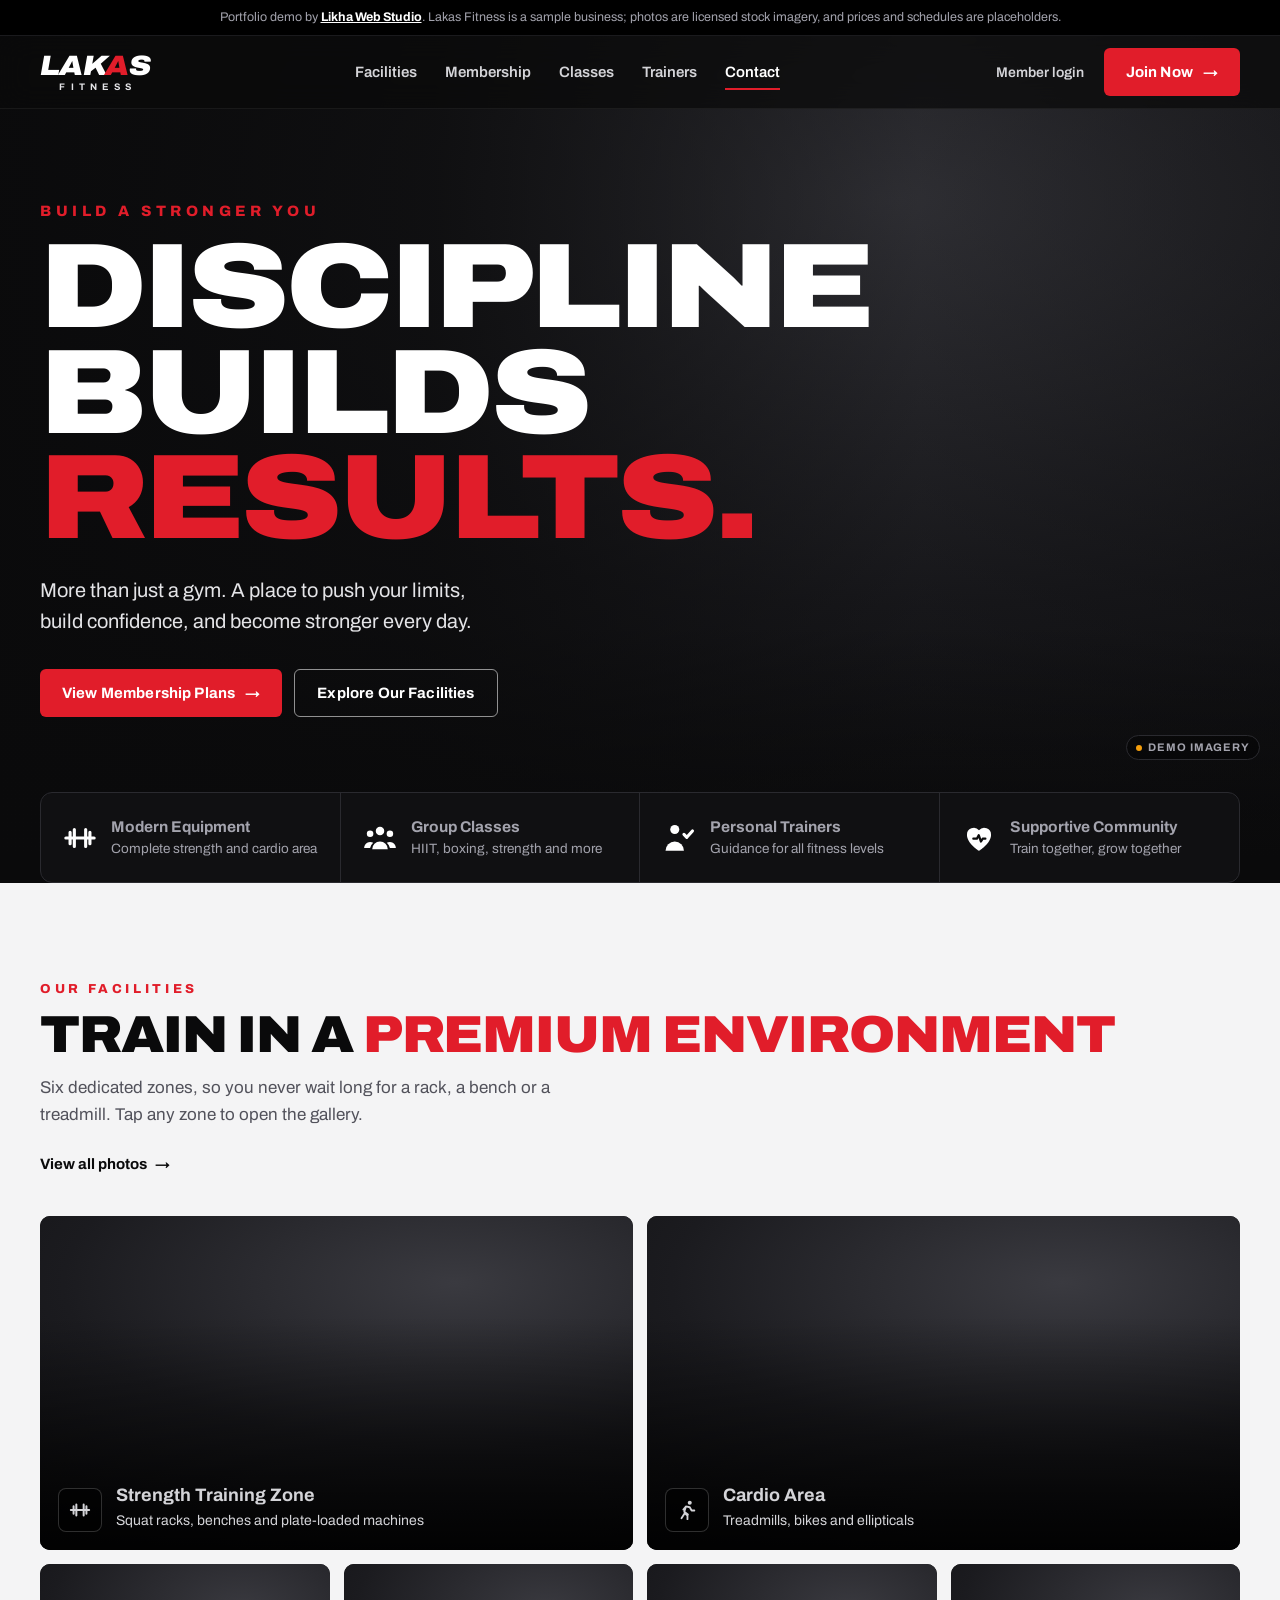
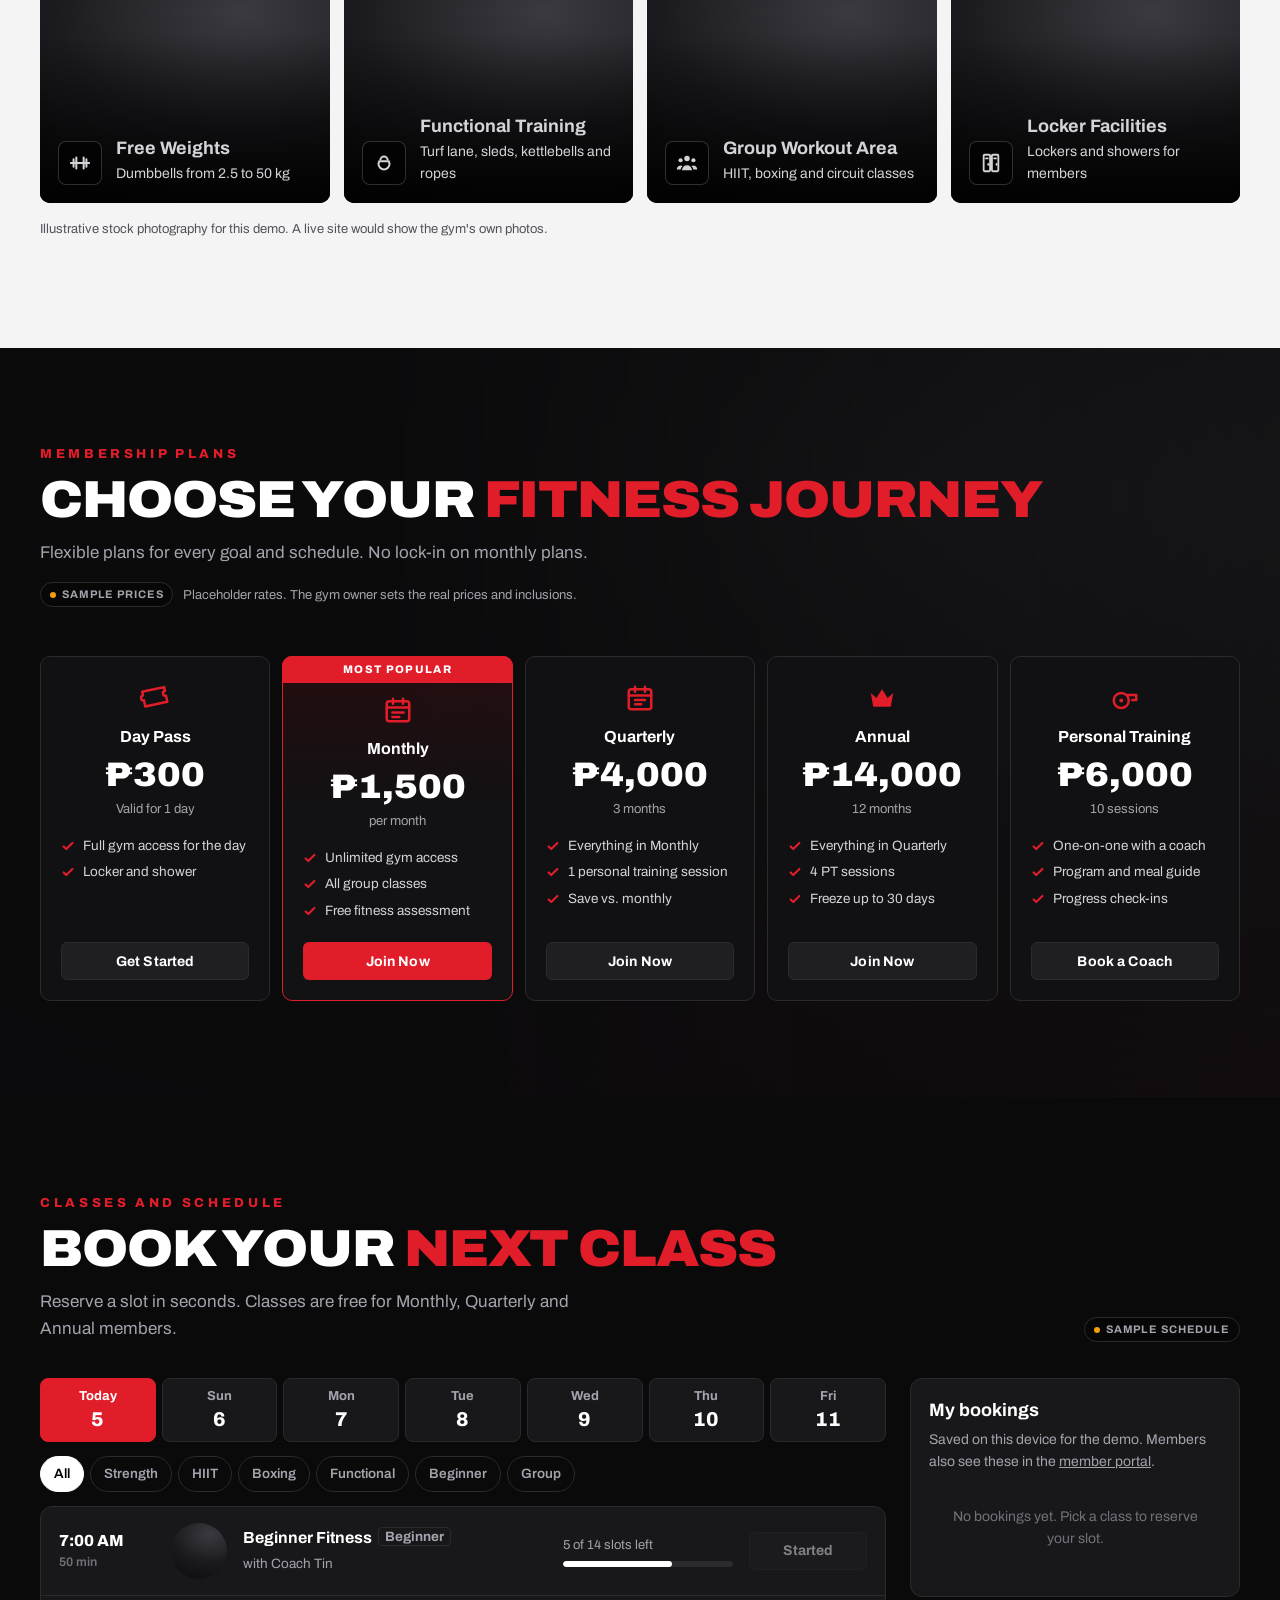
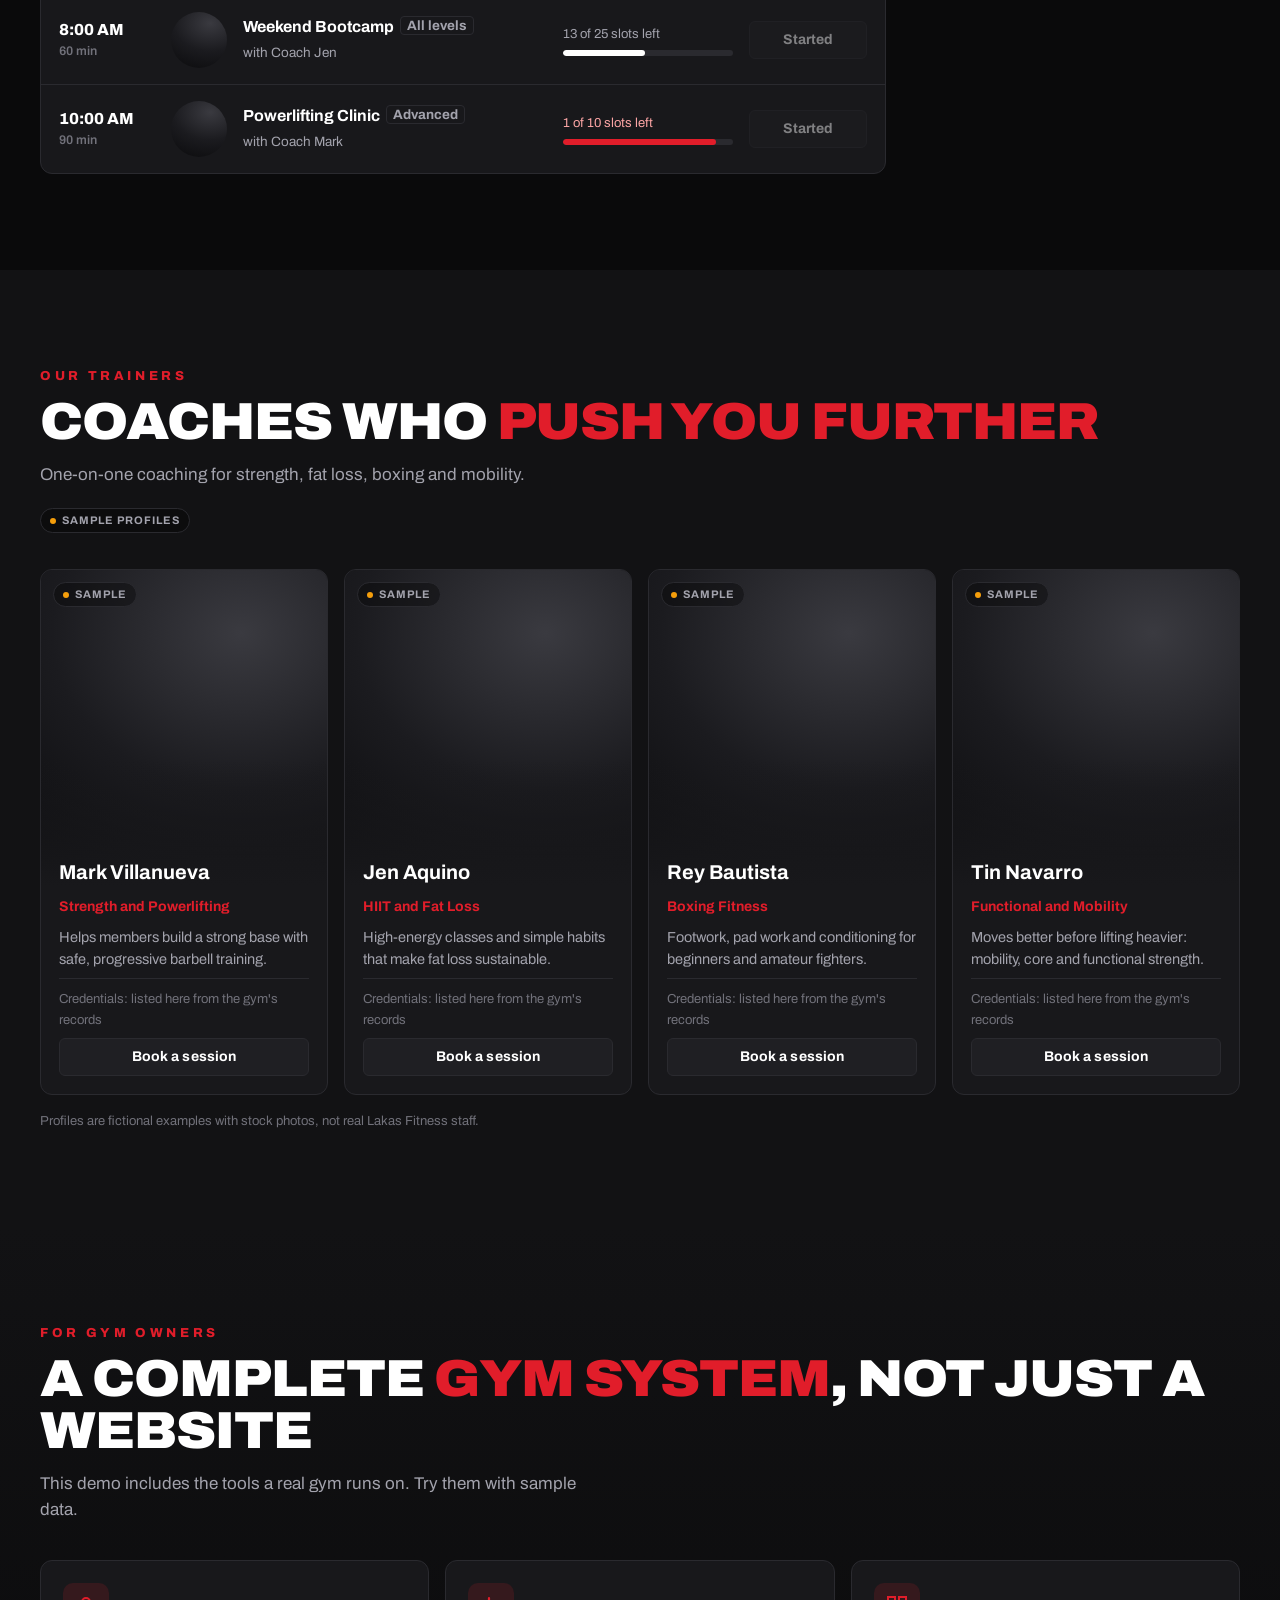
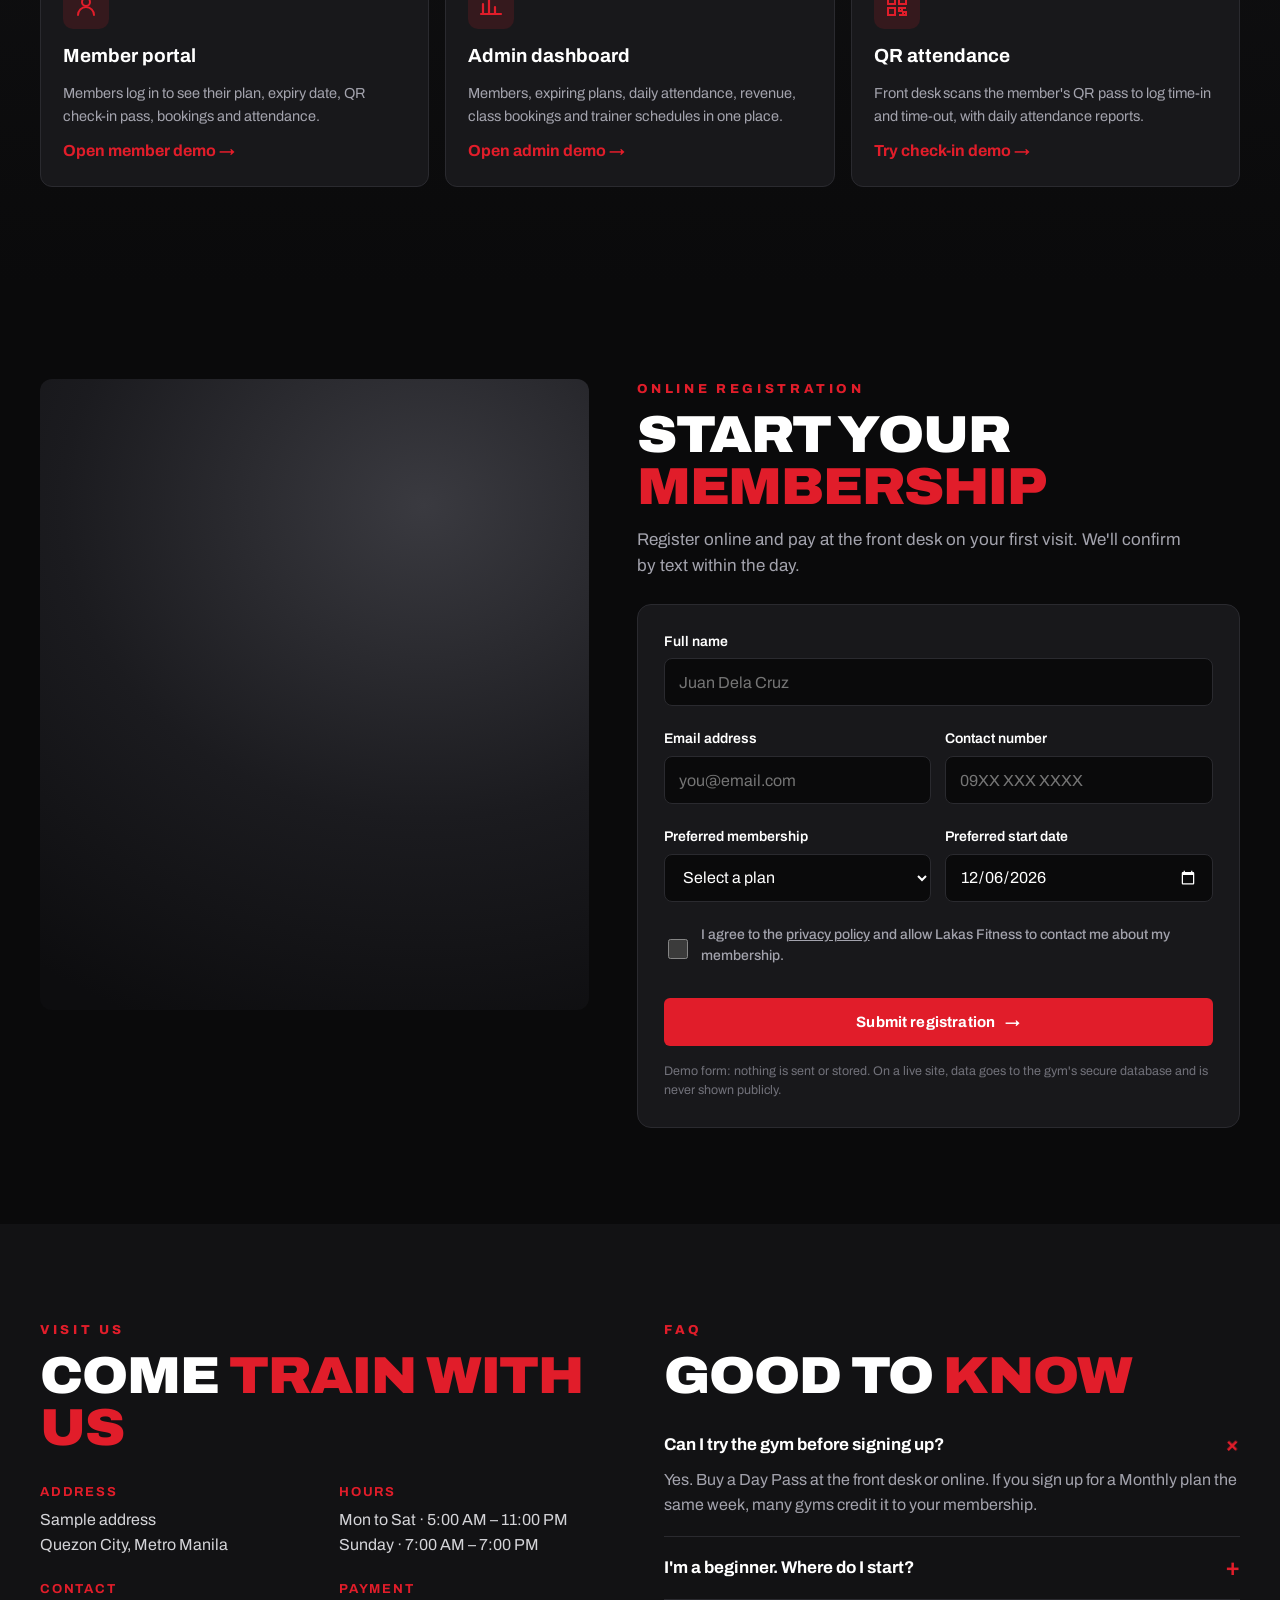
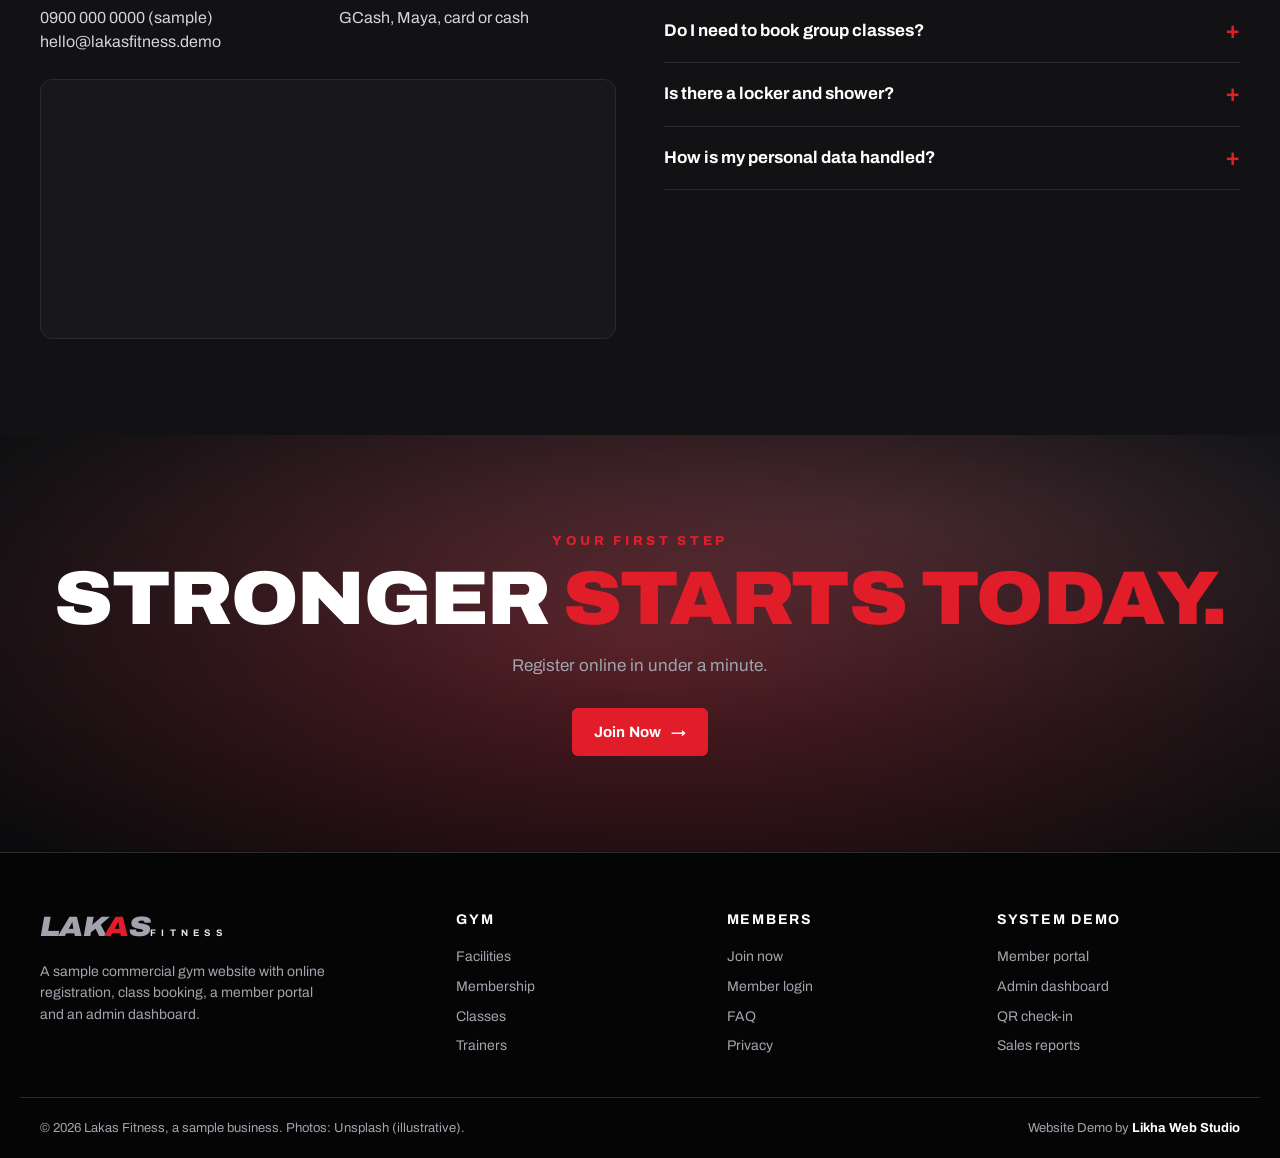
<file: public/demos/lakas-fitness/index.html>
<!doctype html><html lang="en"><head><meta charset="utf-8"><meta name=viewport content="width=device-width,initial-scale=1,viewport-fit=cover">
<title>Lakas Fitness · Strength, Cardio and Group Classes (Demo)</title>
<meta name="description" content="Lakas Fitness is a sample commercial gym website by Likha Web Studio: membership plans, class booking, trainer profiles, online registration, member portal and admin dashboard.">
<link rel="canonical" href="https://likhawebstudioph.com/demos/lakas-fitness/">
<meta name="theme-color" content="#0A0A0B">
<link rel="preconnect" href="https://fonts.googleapis.com">
<link rel="preconnect" href="https://images.unsplash.com">
<link rel="stylesheet" href="https://fonts.googleapis.com/css2?family=Archivo:ital,wdth,wght@0,62..125,400..900;1,62..125,800..900&display=swap">
<link rel="stylesheet" href="lakas.css">
<style>
/* Layout: cinematic photo hero, feature strip, light facilities gallery with lightbox, plans over a dark photo band, weekly class booking with "my bookings", trainer cards, gym-system teaser, registration, visit info + FAQ. */
header.site{position:sticky;top:0;z-index:40;background:rgba(10,10,11,.72);backdrop-filter:blur(14px);border-bottom:1px solid rgba(255,255,255,.06);transition:background .2s}
header.site.solid{background:rgba(10,10,11,.96)}
header.site .wrap{display:flex;align-items:center;justify-content:space-between;gap:20px;min-height:72px}
.nav{display:flex;gap:4px}
.nav a{text-decoration:none;font-weight:600;font-size:15px;color:#D4D4D8;padding:10px 12px;position:relative}
.nav a::after{content:"";position:absolute;left:12px;right:12px;bottom:4px;height:2px;background:var(--red);transform:scaleX(0);transition:transform .25s}
.nav a:hover,.nav a.on{color:#fff}
.nav a:hover::after,.nav a.on::after{transform:none}
.hr{display:flex;align-items:center;gap:10px}
.login-link{font-weight:600;font-size:14px;color:#D4D4D8;text-decoration:none;padding:10px}
.login-link:hover{color:#fff}
.burger{display:none;width:44px;height:44px;border-radius:6px;border:1px solid var(--line);background:transparent;color:#fff;cursor:pointer;place-items:center}
.burger svg{width:22px;height:22px}
.mnav{position:fixed;inset:0;z-index:70;background:rgba(10,10,11,.98);display:flex;flex-direction:column;padding:20px;gap:6px}
.mnav .mtop{display:flex;justify-content:space-between;align-items:center;margin-bottom:24px}
.mnav a.l{font-family:var(--display);font-stretch:110%;font-weight:900;text-transform:uppercase;font-size:30px;text-decoration:none;padding:8px 0;border-bottom:1px solid var(--line)}
.mnav .btn{margin-top:20px}

/* hero */
.hero{position:relative;min-height:min(820px,calc(100svh - 34px));display:flex;align-items:center;overflow:hidden;margin-top:-73px;padding-top:73px;isolation:isolate}
.hero .ph{position:absolute;inset:0;z-index:-1}
.hero .ph img{transform:scale(1.08);animation:kb 18s ease-out forwards;filter:saturate(.7) contrast(1.1) brightness(.85)}
@keyframes kb{to{transform:scale(1)}}
.hero .ph::after{background:linear-gradient(90deg,rgba(10,10,11,.96) 0%,rgba(10,10,11,.82) 34%,rgba(10,10,11,.25) 72%,rgba(10,10,11,.45) 100%),linear-gradient(0deg,rgba(10,10,11,1) 0%,rgba(10,10,11,0) 28%)}
.hero .wrap{width:100%;padding-block:72px 120px}
.hero .eyebrow{font-size:15px;letter-spacing:.3em}
.hero h1{font-family:var(--display);font-stretch:118%;font-weight:900;font-size:clamp(54px,9.4vw,128px);line-height:.88;letter-spacing:-.025em;text-transform:uppercase;margin:6px 0 24px}
.hero h1 span{display:block}
.hero h1 .r{color:var(--red)}
.hero p.d{font-size:clamp(17px,1.6vw,20px);color:#E4E4E7;max-width:40ch;margin:0 0 32px}
.hero .ctas{display:flex;gap:12px;flex-wrap:wrap}
.hero .credit{position:absolute;right:20px;bottom:96px;z-index:1}
.reveal-in>*{opacity:0;transform:translateY(22px);animation:up .8s cubic-bezier(.2,.7,.2,1) forwards}
.reveal-in>*:nth-child(2){animation-delay:.12s}.reveal-in>*:nth-child(3){animation-delay:.24s}.reveal-in>*:nth-child(4){animation-delay:.36s}
@keyframes up{to{opacity:1;transform:none}}

/* feature strip */
.strip{position:relative;z-index:2;margin-top:-64px}
.strip .wrap>div{display:grid;grid-template-columns:repeat(4,minmax(0,1fr));background:rgba(18,18,20,.94);border:1px solid var(--line);border-radius:12px;backdrop-filter:blur(10px)}
.feat{display:flex;gap:14px;align-items:center;padding:22px 22px;border-right:1px solid var(--line)}
.feat:last-child{border-right:0}
.feat svg{width:34px;height:34px;flex-shrink:0;color:#fff}
.feat b{display:block;font-size:15.5px}
.feat span{font-size:13.5px;color:var(--muted)}

section.s{padding-block:96px}
.shead{display:flex;justify-content:space-between;align-items:flex-end;gap:20px;flex-wrap:wrap;margin-bottom:36px}
.tlink{font-weight:700;font-size:15px;text-decoration:none;display:inline-flex;gap:8px;align-items:center;background:none;border:0;color:inherit;cursor:pointer;padding:8px 0}
.tlink:hover{color:var(--red)}

/* facilities (light) */
.fac{background:var(--light);color:var(--light-ink)}
.fac .lead{color:var(--light-muted)}
.fgrid{display:grid;grid-template-columns:repeat(12,minmax(0,1fr));gap:14px}
.fcard{grid-column:span 3;position:relative;border-radius:10px;overflow:hidden;aspect-ratio:4/3.3;cursor:pointer;border:0;padding:0;background:#111;color:#fff;text-align:left;font:inherit}
.fcard:nth-child(1),.fcard:nth-child(2){grid-column:span 6;aspect-ratio:16/9}
.fcard .ph{position:absolute;inset:0}
.fcard .ph img{transition:transform .7s cubic-bezier(.2,.7,.2,1)}
.fcard:hover .ph img,.fcard:focus-visible .ph img{transform:scale(1.06)}
.fcard .ph::after{background:linear-gradient(0deg,rgba(0,0,0,.88) 0%,rgba(0,0,0,.25) 50%,rgba(0,0,0,0) 70%)}
.fcard .cap{position:absolute;left:0;right:0;bottom:0;padding:18px;display:flex;gap:14px;align-items:flex-end;z-index:1}
.fcard .ic{width:44px;height:44px;border-radius:8px;background:rgba(0,0,0,.55);border:1px solid rgba(255,255,255,.18);display:grid;place-items:center;flex-shrink:0}
.fcard .ic svg{width:22px;height:22px}
.fcard b{display:block;font-size:18px}
.fcard span{font-size:14px;color:#D4D4D8}
.fcard .zoom{position:absolute;top:14px;right:14px;z-index:1;width:36px;height:36px;border-radius:50%;background:rgba(0,0,0,.55);display:grid;place-items:center;opacity:0;transition:opacity .2s}
.fcard:hover .zoom,.fcard:focus-visible .zoom{opacity:1}
.fnote{margin-top:16px;font-size:13px;color:var(--light-muted)}

/* lightbox */
.lb{position:fixed;inset:0;z-index:80;background:rgba(0,0,0,.94);display:grid;grid-template-rows:auto minmax(0,1fr) auto;padding:16px}
.lb .lbt{display:flex;justify-content:space-between;align-items:center;gap:12px;color:var(--muted);font-size:14px}
.lb figure{margin:0;display:grid;place-items:center;min-height:0;position:relative}
.lb .ph{width:min(1200px,100%);height:100%;max-height:78vh;border-radius:8px}
.lb .ph img{object-fit:contain;background:#000;filter:none}
.lb figcaption{text-align:center;padding:14px 8px 4px}
.lb figcaption b{display:block;font-size:20px}
.lb figcaption span{color:var(--muted)}
.lbn{position:absolute;top:50%;transform:translateY(-50%);width:52px;height:52px;border-radius:50%;border:1px solid rgba(255,255,255,.25);background:rgba(0,0,0,.6);color:#fff;font-size:24px;cursor:pointer;z-index:2}
.lbn:hover{background:var(--red);border-color:var(--red)}
.lbn.p{left:8px}.lbn.n{right:8px}
.thumbs{display:flex;gap:8px;justify-content:center;overflow-x:auto;padding-top:12px}
.thumbs button{width:72px;height:50px;border-radius:6px;overflow:hidden;border:2px solid transparent;padding:0;cursor:pointer;flex-shrink:0;background:#222;opacity:.55}
.thumbs button[aria-current="true"]{border-color:var(--red);opacity:1}
.thumbs .ph{width:100%;height:100%}

/* plans */
.plans{position:relative;isolation:isolate;overflow:hidden}
.plans>.ph{position:absolute;inset:0;z-index:-1}
.plans>.ph img{filter:saturate(.4) brightness(.45)}
.plans>.ph::after{background:linear-gradient(90deg,rgba(10,10,11,.97) 30%,rgba(10,10,11,.7)),linear-gradient(0deg,rgba(225,29,42,.10),transparent 60%)}
.plans .wrap{display:grid;grid-template-columns:1fr;gap:36px}
.pgrid{display:grid;grid-template-columns:repeat(5,minmax(0,1fr));gap:12px}
.plan{background:rgba(18,18,20,.92);border:1px solid var(--line);border-radius:10px;padding:26px 20px 20px;display:flex;flex-direction:column;align-items:center;text-align:center;gap:6px;position:relative;transition:transform .25s,border-color .25s}
.plan:hover{transform:translateY(-4px);border-color:#3f3f46}
.plan.pop{border:1.5px solid var(--red);background:linear-gradient(180deg,rgba(225,29,42,.12),rgba(18,18,20,.95) 45%)}
.plan .tag{position:absolute;top:-1px;left:-1.5px;right:-1.5px;background:var(--red);font-size:11px;font-weight:800;letter-spacing:.12em;text-transform:uppercase;padding:5px;border-radius:10px 10px 0 0}
.plan.pop{padding-top:38px}
.plan svg{width:30px;height:30px;color:var(--red);margin-bottom:6px}
.plan h3{margin:0;font-size:16px;font-weight:700}
.plan .amt{font-family:var(--display);font-stretch:105%;font-weight:900;font-size:34px;line-height:1.1;font-variant-numeric:tabular-nums}
.plan .dur{font-size:13px;color:var(--muted)}
.plan ul{list-style:none;padding:0;margin:10px 0 14px;font-size:13.5px;color:#D4D4D8;display:flex;flex-direction:column;gap:6px;text-align:left;flex:1;width:100%}
.plan li{display:flex;gap:8px}
.plan li::before{content:"";width:14px;height:14px;flex-shrink:0;margin-top:3px;background:var(--red);-webkit-mask:url("data:image/svg+xml,%3Csvg xmlns='http://www.w3.org/2000/svg' viewBox='0 0 16 16'%3E%3Cpath d='M3 8.5l3 3 7-7' fill='none' stroke='black' stroke-width='2.4' stroke-linecap='round' stroke-linejoin='round'/%3E%3C/svg%3E") center/contain no-repeat;mask:url("data:image/svg+xml,%3Csvg xmlns='http://www.w3.org/2000/svg' viewBox='0 0 16 16'%3E%3Cpath d='M3 8.5l3 3 7-7' fill='none' stroke='black' stroke-width='2.4' stroke-linecap='round' stroke-linejoin='round'/%3E%3C/svg%3E") center/contain no-repeat}
.plan .btn{width:100%}
.pnote{margin-top:16px;font-size:13px;color:var(--muted);display:flex;gap:10px;align-items:center;flex-wrap:wrap}

/* classes */
.cls-wrap{display:grid;grid-template-columns:minmax(0,1fr) 330px;gap:24px;align-items:start}
.days{display:grid;grid-template-columns:repeat(7,minmax(0,1fr));gap:6px;margin-bottom:14px}
.day{border:1px solid var(--line);background:var(--card);color:var(--muted);border-radius:8px;padding:10px 4px;cursor:pointer;text-align:center;font-weight:700;font-size:13px;line-height:1.2}
.day b{display:block;color:#fff;font-size:20px;font-weight:800;margin-top:2px}
.day[aria-pressed="true"]{background:var(--red);border-color:var(--red);color:#fff}
.cfilter{margin-bottom:14px}
.sched{background:var(--card);border:1px solid var(--line);border-radius:12px;overflow:hidden}
.crow{display:grid;grid-template-columns:96px 56px minmax(0,1fr) 170px 118px;gap:16px;align-items:center;padding:16px 18px;border-bottom:1px solid var(--line)}
.crow:last-child{border-bottom:0}
.crow time{font-weight:800;font-variant-numeric:tabular-nums}
.crow time small{display:block;color:var(--dim);font-weight:600;font-size:12.5px}
.crow .ph{width:56px;height:56px;border-radius:50%}
.crow .n b{display:block;font-size:16px}
.crow .n span{font-size:13.5px;color:var(--muted)}
.lvl{font-size:11.5px;font-weight:700;color:var(--muted);border:1px solid var(--line);border-radius:4px;padding:1px 6px;margin-left:6px;vertical-align:2px}
.slots{font-size:13px;color:var(--muted)}
.slots .bar{height:6px;border-radius:99px;background:var(--line);margin-top:6px;overflow:hidden}
.slots .bar i{display:block;height:100%;background:#fff;border-radius:99px}
.slots.low .bar i{background:var(--red)}
.slots.low{color:#FCA5A5}
.crow .btn{width:100%}
.mine{background:var(--card);border:1px solid var(--line);border-radius:12px;padding:18px;position:sticky;top:90px}
.mine h3{margin:0 0 4px;font-size:18px}
.bk{display:flex;justify-content:space-between;gap:10px;align-items:center;padding:12px 0;border-bottom:1px solid var(--line);font-size:14px}
.bk:last-of-type{border-bottom:0}
.bk b{display:block;font-size:15px}
.bk span{color:var(--muted)}
.bk button{background:none;border:0;color:#FCA5A5;font-weight:700;cursor:pointer;font-size:13px;padding:8px}

/* trainers */
.tgrid{display:grid;grid-template-columns:repeat(4,minmax(0,1fr));gap:16px}
.tcard{background:var(--card);border:1px solid var(--line);border-radius:12px;overflow:hidden;display:flex;flex-direction:column;transition:transform .25s,border-color .25s}
.tcard:hover{transform:translateY(-4px);border-color:#3f3f46}
.tcard .ph{aspect-ratio:4/4.4}
.tcard .ph img{filter:grayscale(.35) contrast(1.08)}
.tcard .ph::after{background:linear-gradient(0deg,rgba(24,24,27,1) 0%,rgba(24,24,27,0) 40%)}
.tcard .badge-demo{position:absolute;top:12px;left:12px;z-index:1}
.tcard .bd{padding:0 18px 18px;margin-top:-28px;position:relative;z-index:1;display:flex;flex-direction:column;gap:8px;flex:1}
.tcard h3{margin:0;font-size:20px}
.tcard .sp{color:var(--red);font-weight:700;font-size:14px}
.tcard p{margin:0;color:var(--muted);font-size:14.5px;flex:1}
.tcard .cred{font-size:13px;color:var(--dim);border-top:1px solid var(--line);padding-top:10px}

/* system teaser */
.sys{background:linear-gradient(180deg,var(--char),var(--bg))}
.sysgrid{display:grid;grid-template-columns:repeat(3,minmax(0,1fr));gap:16px}
.sysc{background:var(--card);border:1px solid var(--line);border-radius:12px;padding:22px;display:flex;flex-direction:column;gap:12px;text-decoration:none;transition:border-color .2s,transform .2s}
.sysc:hover{border-color:var(--red);transform:translateY(-3px)}
.sysc .ic{width:46px;height:46px;border-radius:10px;background:var(--red-soft);color:var(--red);display:grid;place-items:center}
.sysc .ic svg{width:24px;height:24px}
.sysc h3{margin:0;font-size:19px}
.sysc p{margin:0;color:var(--muted);font-size:14.5px;flex:1}
.sysc ul{margin:0;padding-left:18px;color:#D4D4D8;font-size:14px}
.sysc .go{font-weight:700;color:var(--red)}

/* join */
.join .wrap{display:grid;grid-template-columns:minmax(0,1fr) minmax(0,1.1fr);gap:48px;align-items:start}
.join .ph{border-radius:12px;aspect-ratio:4/4.6}
.jform{background:var(--card);border:1px solid var(--line);border-radius:14px;padding:26px;display:flex;flex-direction:column;gap:16px}
.two{display:grid;grid-template-columns:1fr 1fr;gap:14px}
.hp{position:absolute;left:-9999px;width:1px;height:1px;opacity:0}
.ok{display:flex;flex-direction:column;gap:12px;align-items:flex-start}
.ok .tick{width:56px;height:56px;border-radius:50%;background:rgba(34,197,94,.14);color:#4ADE80;display:grid;place-items:center;font-size:28px;font-weight:800}
.ok h3{margin:0;font-family:var(--display);font-stretch:108%;font-weight:900;text-transform:uppercase;font-size:30px}
.ok p{margin:0;color:var(--muted)}
.ref{font-family:ui-monospace,Menlo,monospace;background:var(--bg);border:1px solid var(--line);border-radius:6px;padding:4px 8px;color:#fff}

/* visit + faq */
.visit .wrap{display:grid;grid-template-columns:minmax(0,1fr) minmax(0,1fr);gap:48px}
.info{display:grid;grid-template-columns:1fr 1fr;gap:22px;margin-top:28px}
.info h4{margin:0 0 6px;font-size:13px;letter-spacing:.14em;text-transform:uppercase;color:var(--red)}
.info p{margin:0;color:#D4D4D8}
.map{margin-top:24px;border-radius:12px;overflow:hidden;border:1px solid var(--line);height:260px;background:var(--card)}
.map iframe{width:100%;height:100%;border:0;filter:grayscale(1) invert(.9) contrast(.9)}
details{border-bottom:1px solid var(--line);padding:18px 0}
summary{cursor:pointer;font-weight:700;font-size:17px;list-style:none;display:flex;justify-content:space-between;gap:16px}
summary::-webkit-details-marker{display:none}
summary::after{content:"+";color:var(--red);font-size:24px;line-height:1;transition:transform .2s}
details[open] summary::after{transform:rotate(45deg)}
details p{margin:10px 0 0;color:var(--muted)}

/* cta + footer */
.cta{position:relative;isolation:isolate;overflow:hidden;text-align:center}
.cta .ph{position:absolute;inset:0;z-index:-1}
.cta .ph img{filter:grayscale(1) brightness(.35)}
.cta .ph::after{background:radial-gradient(60% 80% at 50% 50%,rgba(225,29,42,.28),rgba(10,10,11,.6))}
.cta .h2{font-size:clamp(38px,6vw,76px)}
footer.site{border-top:1px solid var(--line);background:#050506;color:var(--muted);font-size:14px}
footer.site .wrap.cols{display:grid;grid-template-columns:1.6fr 1fr 1fr 1fr;gap:28px;padding-block:56px 36px}
footer.site h4{color:#fff;margin:0 0 12px;font-size:14px;letter-spacing:.12em;text-transform:uppercase}
footer.site a{text-decoration:none;display:block;padding:4px 0}
footer.site a:hover{color:#fff}
.legal{border-top:1px solid var(--line);display:flex;justify-content:space-between;flex-wrap:wrap;gap:10px;padding-block:20px;font-size:13px}
.legal b{color:#fff}

/* scroll reveal */
.rv{opacity:0;transform:translateY(26px);transition:opacity .8s cubic-bezier(.2,.7,.2,1),transform .8s cubic-bezier(.2,.7,.2,1)}
.rv.in{opacity:1;transform:none}
.no-js .rv{opacity:1;transform:none}

@media (max-width:1180px){.pgrid{grid-template-columns:repeat(3,minmax(0,1fr))}}
@media (max-width:1060px){
  .nav,.login-link{display:none}
  .burger{display:grid}
  .tgrid{grid-template-columns:repeat(2,minmax(0,1fr))}
  .cls-wrap{grid-template-columns:1fr}
  .mine{position:static}
  .crow{grid-template-columns:84px 48px minmax(0,1fr) 120px}
  .crow .slots{display:none}
  .crow .ph{width:48px;height:48px}
}
@media (max-width:860px){
  .strip .wrap>div{grid-template-columns:1fr 1fr}
  .feat:nth-child(2){border-right:0}
  .feat:nth-child(-n+2){border-bottom:1px solid var(--line)}
  .fgrid{grid-template-columns:1fr 1fr}
  .fcard,.fcard:nth-child(1),.fcard:nth-child(2){grid-column:span 1;aspect-ratio:4/4.2}
  .sysgrid{grid-template-columns:1fr}
  .join .wrap,.visit .wrap{grid-template-columns:1fr}
  .join .ph{display:none}
  footer.site .wrap.cols{grid-template-columns:1fr 1fr}
  footer.site .wrap.cols>div:first-child{grid-column:1/-1}
}
@media (max-width:640px){
  .hr .btn.join{display:none}
  .hero{min-height:calc(100svh - 34px)}
  .hero .wrap{padding-block:48px 110px}
  .hero .ph::after{background:linear-gradient(180deg,rgba(10,10,11,.55) 0%,rgba(10,10,11,.75) 45%,rgba(10,10,11,1) 100%)}
  .hero .ph img{object-position:65% center}
  .hero .ctas .btn{width:100%}
  .hero .credit{bottom:84px;right:16px}
  section.s{padding-block:72px}
  .strip{margin-top:-48px}
  .feat{padding:16px 14px;gap:10px;flex-direction:column;align-items:flex-start}
  .feat svg{width:28px;height:28px}
  .fcard .cap{padding:12px;gap:10px}
  .fcard .ic{display:none}
  .fcard b{font-size:15.5px}
  .fcard span{font-size:12.5px}
  .pgrid{grid-auto-flow:column;grid-template-columns:none;grid-auto-columns:78%;overflow-x:auto;scroll-snap-type:x mandatory;padding:4px 2px 10px;margin-inline:-20px;padding-inline:20px;scroll-padding-inline:20px}
  .plan{scroll-snap-align:start}
  .days{grid-template-columns:repeat(7,minmax(46px,1fr));overflow-x:auto}
  .crow{grid-template-columns:64px minmax(0,1fr) auto;gap:12px;padding:14px}
  .crow .ph{display:none}
  .crow .btn{width:auto}
  .tgrid{grid-template-columns:1fr}
  .tcard{display:grid;grid-template-columns:120px minmax(0,1fr)}
  .tcard .ph{aspect-ratio:auto;height:100%}
  .tcard .ph::after{display:none}
  .tcard .bd{margin-top:0;padding:16px}
  .tcard .badge-demo{top:8px;left:8px;font-size:9.5px;padding:2px 6px}
  .two,.info{grid-template-columns:1fr}
  .jform{padding:20px}
  .lbn{width:44px;height:44px;top:auto;bottom:-6px;transform:none}
}
@media (prefers-reduced-motion:reduce){.hero .ph img{animation:none;transform:none}.reveal-in>*{opacity:1;transform:none;animation:none}.rv{opacity:1;transform:none}}
</style>
</head><body class="no-js">

<div class="demobar">Portfolio demo by <a href="../../">Likha Web Studio</a>. Lakas Fitness is a sample business; photos are licensed stock imagery, and prices and schedules are placeholders.</div>

<svg width="0" height="0" style="position:absolute" aria-hidden="true">
  <symbol id="i-db" viewBox="0 0 24 24"><path d="M2 12h20M5 8v8M8 6v12M16 6v12M19 8v8" fill="none" stroke="currentColor" stroke-width="2.2" stroke-linecap="round"/></symbol>
  <symbol id="i-group" viewBox="0 0 24 24"><circle cx="12" cy="7" r="3" fill="currentColor"/><circle cx="5" cy="9" r="2.3" fill="currentColor"/><circle cx="19" cy="9" r="2.3" fill="currentColor"/><path d="M6.5 20a5.5 5.5 0 0 1 11 0ZM.8 19a4.3 4.3 0 0 1 6.4-3.7A7 7 0 0 0 5 19ZM23.2 19a4.3 4.3 0 0 0-6.4-3.7A7 7 0 0 1 19 19Z" fill="currentColor"/></symbol>
  <symbol id="i-coach" viewBox="0 0 24 24"><circle cx="9" cy="6" r="3.2" fill="currentColor"/><path d="M2.5 21a6.5 6.5 0 0 1 13 0Z" fill="currentColor"/><path d="M15.5 9.5l2 2 4-4.5" fill="none" stroke="currentColor" stroke-width="2.2" stroke-linecap="round" stroke-linejoin="round"/></symbol>
  <symbol id="i-heart" viewBox="0 0 24 24"><path d="M12 21s-8.5-5.2-8.5-11.2A4.8 4.8 0 0 1 12 6.6a4.8 4.8 0 0 1 8.5 3.2C20.5 15.8 12 21 12 21Z" fill="currentColor"/><path d="M8 12.5h2.5l1.3-2.5 1.6 4.5 1.2-2h1.9" fill="none" stroke="#0A0A0B" stroke-width="1.6" stroke-linecap="round" stroke-linejoin="round"/></symbol>
  <symbol id="i-run" viewBox="0 0 24 24"><circle cx="15" cy="4" r="2.2" fill="currentColor"/><path d="M6 21l3.5-5.5 3 2.5V22M8 11.5l3-3.5 4 1 2 3.5h3M11 8l-2 6 4 3" fill="none" stroke="currentColor" stroke-width="2" stroke-linecap="round" stroke-linejoin="round"/></symbol>
  <symbol id="i-kb" viewBox="0 0 24 24"><path d="M8 9a4 4 0 1 1 8 0" fill="none" stroke="currentColor" stroke-width="2.2"/><path d="M6 13a6 6 0 1 0 12 0 6 6 0 0 0-1-3H7a6 6 0 0 0-1 3Z" fill="none" stroke="currentColor" stroke-width="2.2"/></symbol>
  <symbol id="i-lock" viewBox="0 0 24 24"><rect x="4" y="3" width="7" height="18" rx="1" fill="none" stroke="currentColor" stroke-width="2"/><rect x="13" y="3" width="7" height="18" rx="1" fill="none" stroke="currentColor" stroke-width="2"/><path d="M6.5 7h2M15.5 7h2M9 13v1M18 13v1" stroke="currentColor" stroke-width="2" stroke-linecap="round"/></symbol>
  <symbol id="i-ticket" viewBox="0 0 24 24"><path d="M3 8a2 2 0 0 0 0 4v5h18v-5a2 2 0 0 1 0-4V5H3Z" fill="none" stroke="currentColor" stroke-width="2" stroke-linejoin="round" transform="rotate(-12 12 12)"/></symbol>
  <symbol id="i-cal" viewBox="0 0 24 24"><rect x="3" y="5" width="18" height="16" rx="2" fill="none" stroke="currentColor" stroke-width="2"/><path d="M3 10h18M8 3v4M16 3v4M7.5 14h2M11 14h2M14.5 14h2M7.5 17.5h2M11 17.5h2" stroke="currentColor" stroke-width="2" stroke-linecap="round"/></symbol>
  <symbol id="i-cal3" viewBox="0 0 24 24"><rect x="3" y="5" width="18" height="16" rx="2" fill="none" stroke="currentColor" stroke-width="2"/><path d="M3 10h18M8 3v4M16 3v4" stroke="currentColor" stroke-width="2" stroke-linecap="round"/><path d="M8 13.5h8M8 17h5" stroke="currentColor" stroke-width="2" stroke-linecap="round"/></symbol>
  <symbol id="i-crown" viewBox="0 0 24 24"><path d="M3 8l4.5 4L12 5l4.5 7L21 8l-2 11H5Z" fill="currentColor"/></symbol>
  <symbol id="i-whistle" viewBox="0 0 24 24"><circle cx="9" cy="14" r="6" fill="none" stroke="currentColor" stroke-width="2"/><path d="M13 9.5h8v4h-4" fill="none" stroke="currentColor" stroke-width="2" stroke-linejoin="round"/><circle cx="9" cy="14" r="1.6" fill="currentColor"/></symbol>
  <symbol id="i-zoom" viewBox="0 0 24 24"><circle cx="11" cy="11" r="6" fill="none" stroke="currentColor" stroke-width="2"/><path d="M16 16l4 4M11 8v6M8 11h6" stroke="currentColor" stroke-width="2" stroke-linecap="round"/></symbol>
  <symbol id="i-user" viewBox="0 0 24 24"><circle cx="12" cy="8" r="4" fill="none" stroke="currentColor" stroke-width="2"/><path d="M4 21a8 8 0 0 1 16 0" fill="none" stroke="currentColor" stroke-width="2" stroke-linecap="round"/></symbol>
  <symbol id="i-chart" viewBox="0 0 24 24"><path d="M4 20V10M10 20V4M16 20v-7M22 20H2" fill="none" stroke="currentColor" stroke-width="2.2" stroke-linecap="round"/></symbol>
  <symbol id="i-qr" viewBox="0 0 24 24"><path d="M3 3h7v7H3zM14 3h7v7h-7zM3 14h7v7H3z" fill="none" stroke="currentColor" stroke-width="2"/><path d="M14 14h3v3h-3zM18 18h3v3h-3zM18 14h3M14 21h3" fill="none" stroke="currentColor" stroke-width="2"/></symbol>
  <symbol id="i-menu" viewBox="0 0 24 24"><path d="M3 6h18M3 12h18M3 18h18" stroke="currentColor" stroke-width="2" stroke-linecap="round"/></symbol>
</svg>

<header class="site" id="hdr"><div class="wrap">
  <a class="logo" href="#top" aria-label="Lakas Fitness home"><b>Lak<span>a</span>s</b><small>Fitness</small></a>
  <nav class="nav" aria-label="Main">
    <a href="#facilities">Facilities</a><a href="#membership">Membership</a><a href="#classes">Classes</a><a href="#trainers">Trainers</a><a href="#visit">Contact</a>
  </nav>
  <div class="hr">
    <a class="login-link" href="member/">Member login</a>
    <a class="btn join" href="#join">Join Now <span class="arr" aria-hidden="true">→</span></a>
    <button class="burger" type="button" id="burger" aria-label="Open menu" aria-expanded="false" aria-controls="mnav"><svg aria-hidden="true"><use href="#i-menu"/></svg></button>
  </div>
</div></header>

<div class="mnav" id="mnav" hidden role="dialog" aria-modal="true" aria-label="Menu">
  <div class="mtop"><a class="logo" href="#top"><b>Lak<span>a</span>s</b><small>Fitness</small></a><button class="x" type="button" id="mclose" aria-label="Close menu">×</button></div>
  <a class="l" href="#facilities">Facilities</a><a class="l" href="#membership">Membership</a><a class="l" href="#classes">Classes</a><a class="l" href="#trainers">Trainers</a><a class="l" href="#visit">Contact</a><a class="l" href="member/">Member login</a>
  <a class="btn" href="#join">Join Now <span class="arr" aria-hidden="true">→</span></a>
</div>

<main id="top">
<section class="hero" aria-labelledby="h1">
  <div class="ph"><img id="heroImg" alt="Athlete training with a barbell in a commercial gym (stock photo)" fetchpriority="high" onerror="this.remove()"></div>
  <div class="wrap reveal-in">
    <p class="eyebrow">Build a stronger you</p>
    <h1 id="h1"><span>Discipline</span><span>builds</span><span class="r">results.</span></h1>
    <p class="d">More than just a gym. A place to push your limits, build confidence, and become stronger every day.</p>
    <div class="ctas"><a class="btn" href="#membership">View Membership Plans <span class="arr" aria-hidden="true">→</span></a><a class="btn ghost" href="#facilities">Explore Our Facilities</a></div>
  </div>
  <span class="badge-demo credit">Demo imagery</span>
</section>

<div class="strip"><div class="wrap"><div>
  <div class="feat"><svg aria-hidden="true"><use href="#i-db"/></svg><span><b>Modern Equipment</b>Complete strength and cardio area</span></div>
  <div class="feat"><svg aria-hidden="true"><use href="#i-group"/></svg><span><b>Group Classes</b>HIIT, boxing, strength and more</span></div>
  <div class="feat"><svg aria-hidden="true"><use href="#i-coach"/></svg><span><b>Personal Trainers</b>Guidance for all fitness levels</span></div>
  <div class="feat"><svg aria-hidden="true"><use href="#i-heart"/></svg><span><b>Supportive Community</b>Train together, grow together</span></div>
</div></div></div>

<section class="s fac" id="facilities"><div class="wrap">
  <div class="shead rv">
    <div><p class="eyebrow">Our facilities</p><h2 class="h2">Train in a <em>premium environment</em></h2><p class="lead">Six dedicated zones, so you never wait long for a rack, a bench or a treadmill. Tap any zone to open the gallery.</p></div>
    <button class="tlink" type="button" data-lb="0">View all photos <span aria-hidden="true">→</span></button>
  </div>
  <div class="fgrid rv" id="fgrid"></div>
  <p class="fnote">Illustrative stock photography for this demo. A live site would show the gym's own photos.</p>
</div></section>

<section class="s plans" id="membership">
  <div class="ph"><img id="plansImg" alt="" loading="lazy" onerror="this.remove()"></div>
  <div class="wrap">
    <div class="rv">
      <p class="eyebrow">Membership plans</p>
      <h2 class="h2">Choose your <em>fitness journey</em></h2>
      <p class="lead">Flexible plans for every goal and schedule. No lock-in on monthly plans.</p>
      <p class="pnote"><span class="badge-demo">Sample prices</span> Placeholder rates. The gym owner sets the real prices and inclusions.</p>
    </div>
    <div class="pgrid rv" id="pgrid"></div>
  </div>
</section>

<section class="s" id="classes"><div class="wrap">
  <div class="shead rv">
    <div><p class="eyebrow">Classes and schedule</p><h2 class="h2">Book your <em>next class</em></h2><p class="lead">Reserve a slot in seconds. Classes are free for Monthly, Quarterly and Annual members.</p></div>
    <span class="badge-demo">Sample schedule</span>
  </div>
  <div class="cls-wrap rv">
    <div>
      <div class="days" role="group" aria-label="Day" id="days"></div>
      <div class="chips cfilter" role="group" aria-label="Class type" id="ctypes"></div>
      <div class="sched" id="sched" aria-live="polite"></div>
    </div>
    <aside class="mine" aria-labelledby="mineH">
      <h3 id="mineH">My bookings</h3>
      <p style="margin:0 0 6px;color:var(--muted);font-size:14px">Saved on this device for the demo. Members also see these in the <a href="member/">member portal</a>.</p>
      <div id="mine"></div>
    </aside>
  </div>
</div></section>

<section class="s" id="trainers" style="background:var(--char)"><div class="wrap">
  <div class="shead rv">
    <div><p class="eyebrow">Our trainers</p><h2 class="h2">Coaches who <em>push you further</em></h2><p class="lead">One-on-one coaching for strength, fat loss, boxing and mobility.</p></div>
    <span class="badge-demo">Sample profiles</span>
  </div>
  <div class="tgrid rv" id="tgrid"></div>
  <p style="margin:16px 0 0;font-size:13px;color:var(--dim)">Profiles are fictional examples with stock photos, not real Lakas Fitness staff.</p>
</div></section>

<section class="s sys" id="system"><div class="wrap">
  <div class="shead rv">
    <div><p class="eyebrow">For gym owners</p><h2 class="h2">A complete <em>gym system</em>, not just a website</h2><p class="lead">This demo includes the tools a real gym runs on. Try them with sample data.</p></div>
  </div>
  <div class="sysgrid rv">
    <a class="sysc" href="member/"><span class="ic"><svg aria-hidden="true"><use href="#i-user"/></svg></span><h3>Member portal</h3><p>Members log in to see their plan, expiry date, QR check-in pass, bookings and attendance.</p><span class="go">Open member demo →</span></a>
    <a class="sysc" href="admin/"><span class="ic"><svg aria-hidden="true"><use href="#i-chart"/></svg></span><h3>Admin dashboard</h3><p>Members, expiring plans, daily attendance, revenue, class bookings and trainer schedules in one place.</p><span class="go">Open admin demo →</span></a>
    <a class="sysc" href="admin/#checkin"><span class="ic"><svg aria-hidden="true"><use href="#i-qr"/></svg></span><h3>QR attendance</h3><p>Front desk scans the member's QR pass to log time-in and time-out, with daily attendance reports.</p><span class="go">Try check-in demo →</span></a>
  </div>
</div></section>

<section class="s join" id="join"><div class="wrap">
  <div class="ph rv"><img id="joinImg" alt="Personal trainer coaching a member (stock photo)" loading="lazy" onerror="this.remove()"></div>
  <div class="rv">
    <p class="eyebrow">Online registration</p>
    <h2 class="h2">Start your <em>membership</em></h2>
    <p class="lead" style="margin-bottom:24px">Register online and pay at the front desk on your first visit. We'll confirm by text within the day.</p>
    <form class="jform" id="jform" novalidate>
      <div class="field" id="f-name"><label for="jname">Full name</label><input id="jname" name="name" autocomplete="name" required minlength="3" placeholder="Juan Dela Cruz"><span class="err" aria-live="polite"></span></div>
      <div class="two">
        <div class="field" id="f-email"><label for="jemail">Email address</label><input id="jemail" name="email" type="email" autocomplete="email" required placeholder="you@email.com"><span class="err" aria-live="polite"></span></div>
        <div class="field" id="f-phone"><label for="jphone">Contact number</label><input id="jphone" name="phone" type="tel" inputmode="tel" autocomplete="tel" required placeholder="09XX XXX XXXX"><span class="err" aria-live="polite"></span></div>
      </div>
      <div class="two">
        <div class="field" id="f-plan"><label for="jplan">Preferred membership</label><select id="jplan" name="plan" required></select><span class="err" aria-live="polite"></span></div>
        <div class="field" id="f-start"><label for="jstart">Preferred start date</label><input id="jstart" name="start" type="date" required><span class="err" aria-live="polite"></span></div>
      </div>
      <input class="hp" type="text" name="company" id="jcompany" tabindex="-1" autocomplete="off" aria-hidden="true">
      <div class="field" id="f-consent"><label class="check"><input type="checkbox" id="jconsent" required> <span>I agree to the <a href="#privacy" id="privLink">privacy policy</a> and allow Lakas Fitness to contact me about my membership.</span></label><span class="err" aria-live="polite"></span></div>
      <button class="btn" type="submit" id="jsubmit">Submit registration <span class="arr" aria-hidden="true">→</span></button>
      <p style="margin:0;font-size:12.5px;color:var(--dim)">Demo form: nothing is sent or stored. On a live site, data goes to the gym's secure database and is never shown publicly.</p>
    </form>
    <div class="jform ok" id="jok" hidden tabindex="-1">
      <span class="tick" aria-hidden="true">✓</span>
      <h3>You're registered!</h3>
      <p id="jmsg"></p>
      <p>Reference: <span class="ref" id="jref"></span></p>
      <div style="display:flex;gap:10px;flex-wrap:wrap"><a class="btn" href="member/">See the member portal</a><button class="btn dark" type="button" id="jagain">Register another</button></div>
    </div>
  </div>
</div></section>

<section class="s visit" id="visit" style="background:var(--char)"><div class="wrap">
  <div class="rv">
    <p class="eyebrow">Visit us</p>
    <h2 class="h2">Come <em>train with us</em></h2>
    <div class="info">
      <div><h4>Address</h4><p>Sample address<br>Quezon City, Metro Manila</p></div>
      <div><h4>Hours</h4><p>Mon to Sat · 5:00 AM – 11:00 PM<br>Sunday · 7:00 AM – 7:00 PM</p></div>
      <div><h4>Contact</h4><p>0900 000 0000 (sample)<br>hello@lakasfitness.demo</p></div>
      <div><h4>Payment</h4><p>GCash, Maya, card or cash</p></div>
    </div>
    <div class="map"><iframe title="Map of Quezon City" loading="lazy" referrerpolicy="no-referrer-when-downgrade" src="https://maps.google.com/maps?q=Quezon%20City&z=12&output=embed"></iframe></div>
  </div>
  <div class="rv" id="faq">
    <p class="eyebrow">FAQ</p>
    <h2 class="h2" style="margin-bottom:12px">Good to <em>know</em></h2>
    <details open><summary>Can I try the gym before signing up?</summary><p>Yes. Buy a Day Pass at the front desk or online. If you sign up for a Monthly plan the same week, many gyms credit it to your membership.</p></details>
    <details><summary>I'm a beginner. Where do I start?</summary><p>Book a Beginner Fitness class or a personal training session. A coach will show you how to use the equipment safely.</p></details>
    <details><summary>Do I need to book group classes?</summary><p>Yes, slots are limited so everyone gets enough space. Book here on the website or in the member portal.</p></details>
    <details><summary>Is there a locker and shower?</summary><p>Yes. Bring your own lock, or rent one at the front desk.</p></details>
    <details id="privacy"><summary>How is my personal data handled?</summary><p>On a live site, registrations are stored in the gym's private database, only staff can see them, and they're used only to manage your membership, in line with the Data Privacy Act of 2012. This demo stores nothing.</p></details>
  </div>
</div></section>

<section class="s cta"><div class="ph"><img id="ctaImg" alt="" loading="lazy" onerror="this.remove()"></div><div class="wrap rv">
  <p class="eyebrow">Your first step</p>
  <h2 class="h2">Stronger <em>starts today.</em></h2>
  <p class="lead" style="margin:16px auto 28px">Register online in under a minute.</p>
  <a class="btn" href="#join">Join Now <span class="arr" aria-hidden="true">→</span></a>
</div></section>
</main>

<footer class="site">
  <div class="wrap cols">
    <div><a class="logo" href="#top" style="align-items:flex-start"><b>Lak<span>a</span>s</b><small>Fitness</small></a><p style="max-width:36ch;margin:16px 0 0">A sample commercial gym website with online registration, class booking, a member portal and an admin dashboard.</p></div>
    <div><h4>Gym</h4><a href="#facilities">Facilities</a><a href="#membership">Membership</a><a href="#classes">Classes</a><a href="#trainers">Trainers</a></div>
    <div><h4>Members</h4><a href="#join">Join now</a><a href="member/">Member login</a><a href="#faq">FAQ</a><a href="#privacy">Privacy</a></div>
    <div><h4>System demo</h4><a href="member/">Member portal</a><a href="admin/">Admin dashboard</a><a href="admin/#checkin">QR check-in</a><a href="admin/#reports">Sales reports</a></div>
  </div>
  <div class="wrap legal"><span>© 2026 Lakas Fitness, a sample business. Photos: Unsplash (illustrative).</span><span>Website Demo by <a href="../../" style="display:inline;color:#fff;font-weight:700">Likha Web Studio</a></span></div>
</footer>

<dialog id="bdlg" aria-labelledby="bdlgH"><div class="mhead"><h3 id="bdlgH">Confirm booking</h3><button class="x" type="button" data-close aria-label="Close">×</button></div>
  <div class="mbody" id="bdlgBody"></div>
</dialog>

<div class="lb" id="lb" hidden role="dialog" aria-modal="true" aria-label="Facility gallery">
  <div class="lbt"><span id="lbCount"></span><span class="badge-demo">Demo imagery</span><button class="x" type="button" id="lbClose" aria-label="Close gallery">×</button></div>
  <figure><button class="lbn p" type="button" id="lbPrev" aria-label="Previous photo">‹</button><div class="ph" id="lbPh"></div><button class="lbn n" type="button" id="lbNext" aria-label="Next photo">›</button></figure>
  <div><figcaption id="lbCap"></figcaption><div class="thumbs" id="lbThumbs"></div></div>
</div>
<div class="toast" id="toast" role="status" hidden></div>

<script>
document.body.classList.remove('no-js');
const $=id=>document.getElementById(id);
const peso=n=>'₱'+n.toLocaleString('en-PH');
/* Unsplash photos, served in modern formats at responsive sizes */
const U=(id,w)=>`https://images.unsplash.com/photo-${id}?auto=format&fit=crop&w=${w}&q=72`;
const setImg=(img,id,sizes='100vw',ws=[640,1080,1600,2200])=>{img.srcset=ws.map(w=>`${U(id,w)} ${w}w`).join(', ');img.sizes=sizes;img.src=U(id,ws[1]);};
const pic=(id,alt,sizes,ws=[480,800,1200],lazy=true)=>`<img srcset="${ws.map(w=>`${U(id,w)} ${w}w`).join(', ')}" sizes="${sizes}" src="${U(id,ws[1])}" alt="${alt}" ${lazy?'loading="lazy"':''} decoding="async" onerror="this.remove()">`;
setImg($('heroImg'),'1517836357463-d25dfeac3438');
setImg($('plansImg'),'1583454110551-21f2fa2afe61','100vw',[800,1400,2000]);
setImg($('joinImg'),'1571019613454-1cb2f99b2d8b','(max-width:860px) 0px, 45vw',[600,900,1200]);
setImg($('ctaImg'),'1534438327276-14e5300c3a48','100vw',[800,1400,2000]);

/* facilities + gallery */
const FAC=[
 {t:'Strength Training Zone',d:'Squat racks, benches and plate-loaded machines',ic:'i-db',img:'1581009146145-b5ef050c2e1e',alt:'Squat racks and barbells in a strength training area'},
 {t:'Cardio Area',d:'Treadmills, bikes and ellipticals',ic:'i-run',img:'1576678927484-cc907957088c',alt:'Row of treadmills facing a window'},
 {t:'Free Weights',d:'Dumbbells from 2.5 to 50 kg',ic:'i-db',img:'1599058917212-d750089bc07e',alt:'Dumbbell rack in a gym'},
 {t:'Functional Training',d:'Turf lane, sleds, kettlebells and ropes',ic:'i-kb',img:'1571902943202-507ec2618e8f',alt:'Person training with kettlebells'},
 {t:'Group Workout Area',d:'HIIT, boxing and circuit classes',ic:'i-group',img:'1518611012118-696072aa579a',alt:'Group fitness class in progress'},
 {t:'Locker Facilities',d:'Lockers and showers for members',ic:'i-lock',img:'1540497077202-7c8a3999166f',alt:'Gym interior near the changing area'}
];
const EXTRA=[
 {t:'Personal Training',d:'One-on-one coaching sessions',img:'1571019614242-c5c5dee9f50b',alt:'Trainer coaching a member through an exercise'},
 {t:'Boxing Fitness',d:'Bags and pads for conditioning classes',img:'1549060279-7e168fcee0c2',alt:'Boxing gloves and heavy bag'},
 {t:'Main Gym Floor',d:'Open layout with plenty of space',img:'1574680096145-d05b474e2155',alt:'Wide view of a gym floor with equipment'}
];
const GAL=FAC.concat(EXTRA);
$('fgrid').innerHTML=FAC.map((f,i)=>`<button class="fcard" type="button" data-lb="${i}" aria-label="${f.t}: ${f.d}. Open gallery">
  <div class="ph">${pic(f.img,f.alt,i<2?'(max-width:860px) 100vw, 50vw':'(max-width:860px) 50vw, 33vw')}</div>
  <span class="zoom" aria-hidden="true"><svg width="18" height="18"><use href="#i-zoom"/></svg></span>
  <span class="cap"><span class="ic" aria-hidden="true"><svg><use href="#${f.ic}"/></svg></span><span><b>${f.t}</b><span>${f.d}</span></span></span></button>`).join('');
let lbi=0,lbLast=null;
function lbShow(i){lbi=(i+GAL.length)%GAL.length;const g=GAL[lbi];
  $('lbPh').innerHTML=pic(g.img,g.alt,'100vw',[800,1400,2000],false);
  $('lbCap').innerHTML=`<b>${g.t}</b><span>${g.d}</span>`;$('lbCount').textContent=`${lbi+1} / ${GAL.length}`;
  [...$('lbThumbs').children].forEach((b,k)=>b.setAttribute('aria-current',k===lbi));}
$('lbThumbs').innerHTML=GAL.map((g,i)=>`<button type="button" data-th="${i}" aria-label="Show ${g.t}"><div class="ph">${pic(g.img,'','80px',[160,240])}</div></button>`).join('');
function lbOpen(i){lbLast=document.activeElement;$('lb').hidden=false;document.body.style.overflow='hidden';lbShow(i);$('lbClose').focus();}
function lbClose(){$('lb').hidden=true;document.body.style.overflow='';lbLast&&lbLast.focus();}
$('lbPrev').onclick=()=>lbShow(lbi-1);$('lbNext').onclick=()=>lbShow(lbi+1);$('lbClose').onclick=lbClose;
$('lb').addEventListener('click',e=>{const t=e.target.closest('[data-th]');if(t)lbShow(+t.dataset.th);else if(e.target===$('lb'))lbClose();});
let tx=null;$('lb').addEventListener('touchstart',e=>tx=e.touches[0].clientX,{passive:true});
$('lb').addEventListener('touchend',e=>{if(tx===null)return;const dx=e.changedTouches[0].clientX-tx;if(Math.abs(dx)>50)lbShow(lbi+(dx<0?1:-1));tx=null;});

/* plans (placeholder prices) */
const PLANS=[
 {id:'day',n:'Day Pass',p:300,dur:'Valid for 1 day',ic:'i-ticket',b:['Full gym access for the day','Locker and shower'],cta:'Get Started'},
 {id:'month',n:'Monthly',p:1500,dur:'per month',ic:'i-cal',b:['Unlimited gym access','All group classes','Free fitness assessment'],pop:1,cta:'Join Now'},
 {id:'quarter',n:'Quarterly',p:4000,dur:'3 months',ic:'i-cal3',b:['Everything in Monthly','1 personal training session','Save vs. monthly'],cta:'Join Now'},
 {id:'annual',n:'Annual',p:14000,dur:'12 months',ic:'i-crown',b:['Everything in Quarterly','4 PT sessions','Freeze up to 30 days'],cta:'Join Now'},
 {id:'pt',n:'Personal Training',p:6000,dur:'10 sessions',ic:'i-whistle',b:['One-on-one with a coach','Program and meal guide','Progress check-ins'],cta:'Book a Coach'}
];
$('pgrid').innerHTML=PLANS.map(p=>`<article class="plan ${p.pop?'pop':''}">${p.pop?'<span class="tag">Most popular</span>':''}
  <svg aria-hidden="true"><use href="#${p.ic}"/></svg><h3>${p.n}</h3><div class="amt">${peso(p.p)}</div><div class="dur">${p.dur}</div>
  <ul>${p.b.map(x=>`<li>${x}</li>`).join('')}</ul>
  <a class="btn ${p.pop?'':'dark'} sm" href="#join" data-plan="${p.id}">${p.cta}</a></article>`).join('');
$('jplan').innerHTML='<option value="">Select a plan</option>'+PLANS.map(p=>`<option value="${p.id}">${p.n} · ${peso(p.p)} ${p.dur.startsWith('per')?'/ month':'· '+p.dur} (sample)</option>`).join('');

/* trainers (fictional sample profiles) */
const COACH=[
 {k:'mark',n:'Mark Villanueva',sp:'Strength and Powerlifting',img:'1567013127542-490d757e51fc',bio:'Helps members build a strong base with safe, progressive barbell training.'},
 {k:'jen',n:'Jen Aquino',sp:'HIIT and Fat Loss',img:'1594381898411-846e7d193883',bio:'High-energy classes and simple habits that make fat loss sustainable.'},
 {k:'rey',n:'Rey Bautista',sp:'Boxing Fitness',img:'1549476464-37392f717541',bio:'Footwork, pad work and conditioning for beginners and amateur fighters.'},
 {k:'tin',n:'Tin Navarro',sp:'Functional and Mobility',img:'1518310383802-640c2de311b2',bio:'Moves better before lifting heavier: mobility, core and functional strength.'}
];
$('tgrid').innerHTML=COACH.map(c=>`<article class="tcard"><div class="ph">${pic(c.img,`Stock photo used for the sample profile of ${c.n}`,'(max-width:640px) 120px, (max-width:1060px) 50vw, 25vw',[400,600,800])}<span class="badge-demo">Sample</span></div>
  <div class="bd"><h3>${c.n}</h3><span class="sp">${c.sp}</span><p>${c.bio}</p><span class="cred">Credentials: listed here from the gym's records</span><a class="btn dark sm" href="#join" data-plan="pt" data-coach="${c.n}">Book a session</a></div></article>`).join('');

/* classes: one week starting today, Manila time */
const TYPES=['All','Strength','HIIT','Boxing','Functional','Beginner','Group'];
const CL=[['6:00 AM','HIIT Burn','HIIT','jen',45,20,'All levels'],['7:00 AM','Beginner Fitness','Beginner','tin',50,14,'Beginner'],['12:15 PM','Express Circuit','Group','jen',30,20,'All levels'],['5:30 PM','Strength Foundations','Strength','mark',60,12,'Intermediate'],['6:30 PM','Boxing Fitness','Boxing','rey',60,16,'All levels'],['7:30 PM','Functional Strength','Functional','tin',50,14,'All levels'],['8:00 AM','Weekend Bootcamp','Group','jen',60,25,'All levels'],['10:00 AM','Powerlifting Clinic','Strength','mark',90,10,'Advanced']];
const PLAN_BY_DOW={1:[0,1,3,4],2:[0,2,5,4],3:[0,1,3,4],4:[0,2,5,4],5:[0,2,3,4],6:[6,7,1],0:[6,5]};
const now=new Date(new Date().toLocaleString('en-US',{timeZone:'Asia/Manila'}));
const DAYS=[...Array(7)].map((_,i)=>{const d=new Date(now);d.setHours(0,0,0,0);d.setDate(d.getDate()+i);return d;});
const fD=new Intl.DateTimeFormat('en-PH',{weekday:'short'}),fL=new Intl.DateTimeFormat('en-PH',{weekday:'long',month:'long',day:'numeric'});
let di=0,ty='All';
const KEY='lakas-demo-bookings';
const load=()=>{try{return JSON.parse(localStorage.getItem(KEY))||[]}catch(e){return []}};
const save=b=>{try{localStorage.setItem(KEY,JSON.stringify(b))}catch(e){}};
let mine=load().filter(b=>b.ts>=DAYS[0].getTime());save(mine);
const toMin=t=>{const[h,m]=t.split(/[: ]/);let H=+h%12;if(t.endsWith('PM'))H+=12;return H*60+ +m;};
function sessions(i){const d=DAYS[i];return (PLAN_BY_DOW[d.getDay()]||[]).map(k=>{const c=CL[k];const seed=(d.getDate()*7+k*13)%11;const taken=Math.min(c[5],Math.round(c[5]*.35)+seed);
  const id=`${d.toISOString().slice(0,10)}-${k}`;const booked=mine.some(b=>b.id===id);const ts=d.getTime()+toMin(c[0])*60000;
  return {id,k,time:c[0],name:c[1],type:c[2],coach:COACH.find(x=>x.k===c[3]),dur:c[4],cap:c[5],left:c[5]-taken-(booked?1:0),lvl:c[6],booked,past:ts<now.getTime(),ts,date:d};}).sort((a,b)=>a.ts-b.ts);}
function renderDays(){$('days').innerHTML=DAYS.map((d,i)=>`<button class="day" type="button" data-day="${i}" aria-pressed="${i===di}" aria-label="${fL.format(d)}">${i===0?'Today':fD.format(d)}<b>${d.getDate()}</b></button>`).join('');
  $('ctypes').innerHTML=TYPES.map(t=>`<button class="chip" type="button" data-ty="${t}" aria-pressed="${t===ty}">${t}</button>`).join('');}
function renderSched(){const list=sessions(di).filter(s=>ty==='All'||s.type===ty);
  $('sched').innerHTML=list.length?list.map(s=>{const pct=Math.round((s.cap-s.left)/s.cap*100);const low=s.left<=3;
   return `<div class="crow"><time>${s.time}<small>${s.dur} min</small></time><div class="ph">${pic(s.coach.img,'','56px',[120,160])}</div>
   <div class="n"><b>${s.name}<span class="lvl">${s.lvl}</span></b><span>with Coach ${s.coach.n.split(' ')[0]}</span></div>
   <div class="slots ${low?'low':''}">${s.left<=0?'Full':`${s.left} of ${s.cap} slots left`}<div class="bar"><i style="width:${pct}%"></i></div></div>
   ${s.booked?`<button class="btn dark sm" type="button" data-cancel="${s.id}">Booked ✓</button>`:s.past?`<button class="btn dark sm" type="button" disabled>Started</button>`:s.left<=0?`<button class="btn dark sm" type="button" disabled>Full</button>`:`<button class="btn sm" type="button" data-book="${s.id}">Book</button>`}</div>`}).join('')
   :`<div class="empty">No ${ty==='All'?'':ty+' '}classes on this day. Try another day or class type.</div>`;}
function renderMine(){mine.sort((a,b)=>a.ts-b.ts);$('mine').innerHTML=mine.length?mine.map(b=>`<div class="bk"><div><b>${b.name}</b><span>${fL.format(new Date(b.ts))} · ${b.time}<br>Coach ${b.coach}</span></div><button type="button" data-cancel="${b.id}" aria-label="Cancel ${b.name}">Cancel</button></div>`).join('')
  :'<div class="empty">No bookings yet. Pick a class to reserve your slot.</div>';}
function findS(id){for(let i=0;i<7;i++){const s=sessions(i).find(x=>x.id===id);if(s)return s;}}
function askBook(id){const s=findS(id);
  $('bdlgH').textContent='Confirm booking';
  $('bdlgBody').innerHTML=`<div style="display:flex;gap:14px;align-items:center"><div class="ph" style="width:64px;height:64px;border-radius:50%;flex-shrink:0">${pic(s.coach.img,'','64px',[160])}</div><div><b style="font-size:18px">${s.name}</b><br><span style="color:var(--muted)">${fL.format(s.date)} · ${s.time} · ${s.dur} min<br>Coach ${s.coach.n}</span></div></div>
   <p style="margin:0;color:var(--muted);font-size:14px">${s.left} slots left. Please arrive 10 minutes early. You can cancel up to 2 hours before class.</p>
   <div style="display:flex;gap:10px;justify-content:flex-end"><button class="btn dark" type="button" data-close>Cancel</button><button class="btn" type="button" id="doBook">Confirm booking</button></div>`;
  $('bdlg').showModal();
  $('doBook').onclick=()=>{const b=$('doBook');b.disabled=true;b.innerHTML='<span class="spin" aria-hidden="true"></span> Booking…';
    setTimeout(()=>{mine.push({id:s.id,name:s.name,time:s.time,coach:s.coach.n.split(' ')[0],ts:s.ts});save(mine);
      $('bdlgH').textContent="You're booked!";
      $('bdlgBody').innerHTML=`<p style="margin:0;font-size:17px"><b>${s.name}</b> on ${fL.format(s.date)} at ${s.time} with Coach ${s.coach.n.split(' ')[0]}.</p><p style="margin:0;color:var(--muted);font-size:14px">On a live site you'd also get a text reminder 2 hours before class. This demo saves the booking only on this device.</p><div style="display:flex;justify-content:flex-end"><button class="btn" type="button" data-close>Done</button></div>`;
      renderSched();renderMine();},700);};}
document.addEventListener('click',e=>{const b=e.target.closest('button,a');if(!b)return;
  if(b.dataset.day){di=+b.dataset.day;renderDays();renderSched();}
  if(b.dataset.ty){ty=b.dataset.ty;renderDays();renderSched();}
  if(b.dataset.book)askBook(b.dataset.book);
  if(b.dataset.cancel){const x=mine.find(m=>m.id===b.dataset.cancel);mine=mine.filter(m=>m.id!==b.dataset.cancel);save(mine);renderSched();renderMine();toast(`Cancelled ${x?x.name:'booking'}.`);}
  if(b.hasAttribute('data-close'))b.closest('dialog').close();
  if(b.dataset.lb!==undefined)lbOpen(+b.dataset.lb);
  if(b.dataset.plan){$('jplan').value=b.dataset.plan;if(b.dataset.coach)toast(`Personal Training with ${b.dataset.coach} selected. Fill in your details below.`);}
});
document.addEventListener('keydown',e=>{if($('lb').hidden)return;if(e.key==='Escape')lbClose();if(e.key==='ArrowLeft')lbShow(lbi-1);if(e.key==='ArrowRight')lbShow(lbi+1);});
function toast(t){$('toast').textContent=t;$('toast').hidden=false;clearTimeout(toast.t);toast.t=setTimeout(()=>$('toast').hidden=true,2600);}

/* registration with validation and honeypot */
const today=new Date(now);const iso=d=>`${d.getFullYear()}-${String(d.getMonth()+1).padStart(2,'0')}-${String(d.getDate()).padStart(2,'0')}`;
$('jstart').min=iso(today);const def=new Date(today);def.setDate(def.getDate()+1);$('jstart').value=iso(def);
const RULES={name:v=>v.trim().length>=3||'Please enter your full name.',email:v=>/^[^\s@]+@[^\s@]+\.[^\s@]{2,}$/.test(v.trim())||'Please enter a valid email address.',
 phone:v=>/^(\+?63|0)9\d{9}$/.test(v.replace(/[\s-]/g,''))||'Use a PH mobile number, e.g. 0917 123 4567.',plan:v=>!!v||'Please choose a membership.',
 start:v=>(v&&v>=$('jstart').min)||'Pick a start date from today onwards.',consent:()=>$('jconsent').checked||'Please agree to the privacy policy to continue.'};
const FIELDS={name:'jname',email:'jemail',phone:'jphone',plan:'jplan',start:'jstart',consent:'jconsent'};
function check(k){const el=$(FIELDS[k]);const r=RULES[k](el.value);const f=$('f-'+k);f.classList.toggle('bad',r!==true);f.querySelector('.err').textContent=r===true?'':r;el.setAttribute('aria-invalid',r!==true);return r===true;}
Object.keys(FIELDS).forEach(k=>{$(FIELDS[k]).addEventListener('blur',()=>{if($(FIELDS[k]).value||k==='consent')check(k);});$(FIELDS[k]).addEventListener('change',()=>check(k));});
const started=Date.now();
$('jform').addEventListener('submit',e=>{e.preventDefault();
  const bad=Object.keys(FIELDS).filter(k=>!check(k));if(bad.length){$(FIELDS[bad[0]]).focus();return;}
  if($('jcompany').value||Date.now()-started<1500){toast('Please try again.');return;} /* spam guard: honeypot + minimum fill time */
  const b=$('jsubmit');b.disabled=true;b.innerHTML='<span class="spin" aria-hidden="true"></span> Submitting…';
  setTimeout(()=>{const p=PLANS.find(x=>x.id===$('jplan').value);
    $('jmsg').textContent=`Thanks, ${$('jname').value.trim().split(' ')[0]}! Your ${p.n} registration starting ${fL.format(new Date($('jstart').value+'T00:00'))} is in. We'll text you to confirm, then you can pay on your first visit.`;
    $('jref').textContent='LF-'+Math.random().toString(36).slice(2,8).toUpperCase();
    $('jform').hidden=true;$('jok').hidden=false;$('jok').focus();b.disabled=false;b.innerHTML='Submit registration <span class="arr" aria-hidden="true">→</span>';},900);});
$('jagain').onclick=()=>{$('jform').reset();$('jstart').value=iso(def);$('jform').hidden=false;$('jok').hidden=true;$('jname').focus();};

/* header, mobile menu, reveals */
const hdr=$('hdr');addEventListener('scroll',()=>hdr.classList.toggle('solid',scrollY>40),{passive:true});
const openM=o=>{$('mnav').hidden=!o;$('burger').setAttribute('aria-expanded',o);document.body.style.overflow=o?'hidden':'';if(o)$('mclose').focus();};
$('burger').onclick=()=>openM(true);$('mclose').onclick=()=>openM(false);$('mnav').addEventListener('click',e=>{if(e.target.closest('a'))openM(false);});
document.addEventListener('keydown',e=>{if(e.key==='Escape'&&!$('mnav').hidden)openM(false);});
const io=new IntersectionObserver(es=>es.forEach(x=>{if(x.isIntersecting){x.target.classList.add('in');io.unobserve(x.target);}}),{threshold:.12});
document.querySelectorAll('.rv').forEach(el=>io.observe(el));
const links=[...document.querySelectorAll('.nav a')];const so=new IntersectionObserver(es=>es.forEach(x=>{if(x.isIntersecting)links.forEach(a=>a.classList.toggle('on',a.getAttribute('href')==='#'+x.target.id));}),{rootMargin:'-45% 0px -50% 0px'});
['facilities','membership','classes','trainers','visit'].forEach(id=>so.observe($(id)));

renderDays();renderSched();renderMine();
</script>
</body></html>
</file>
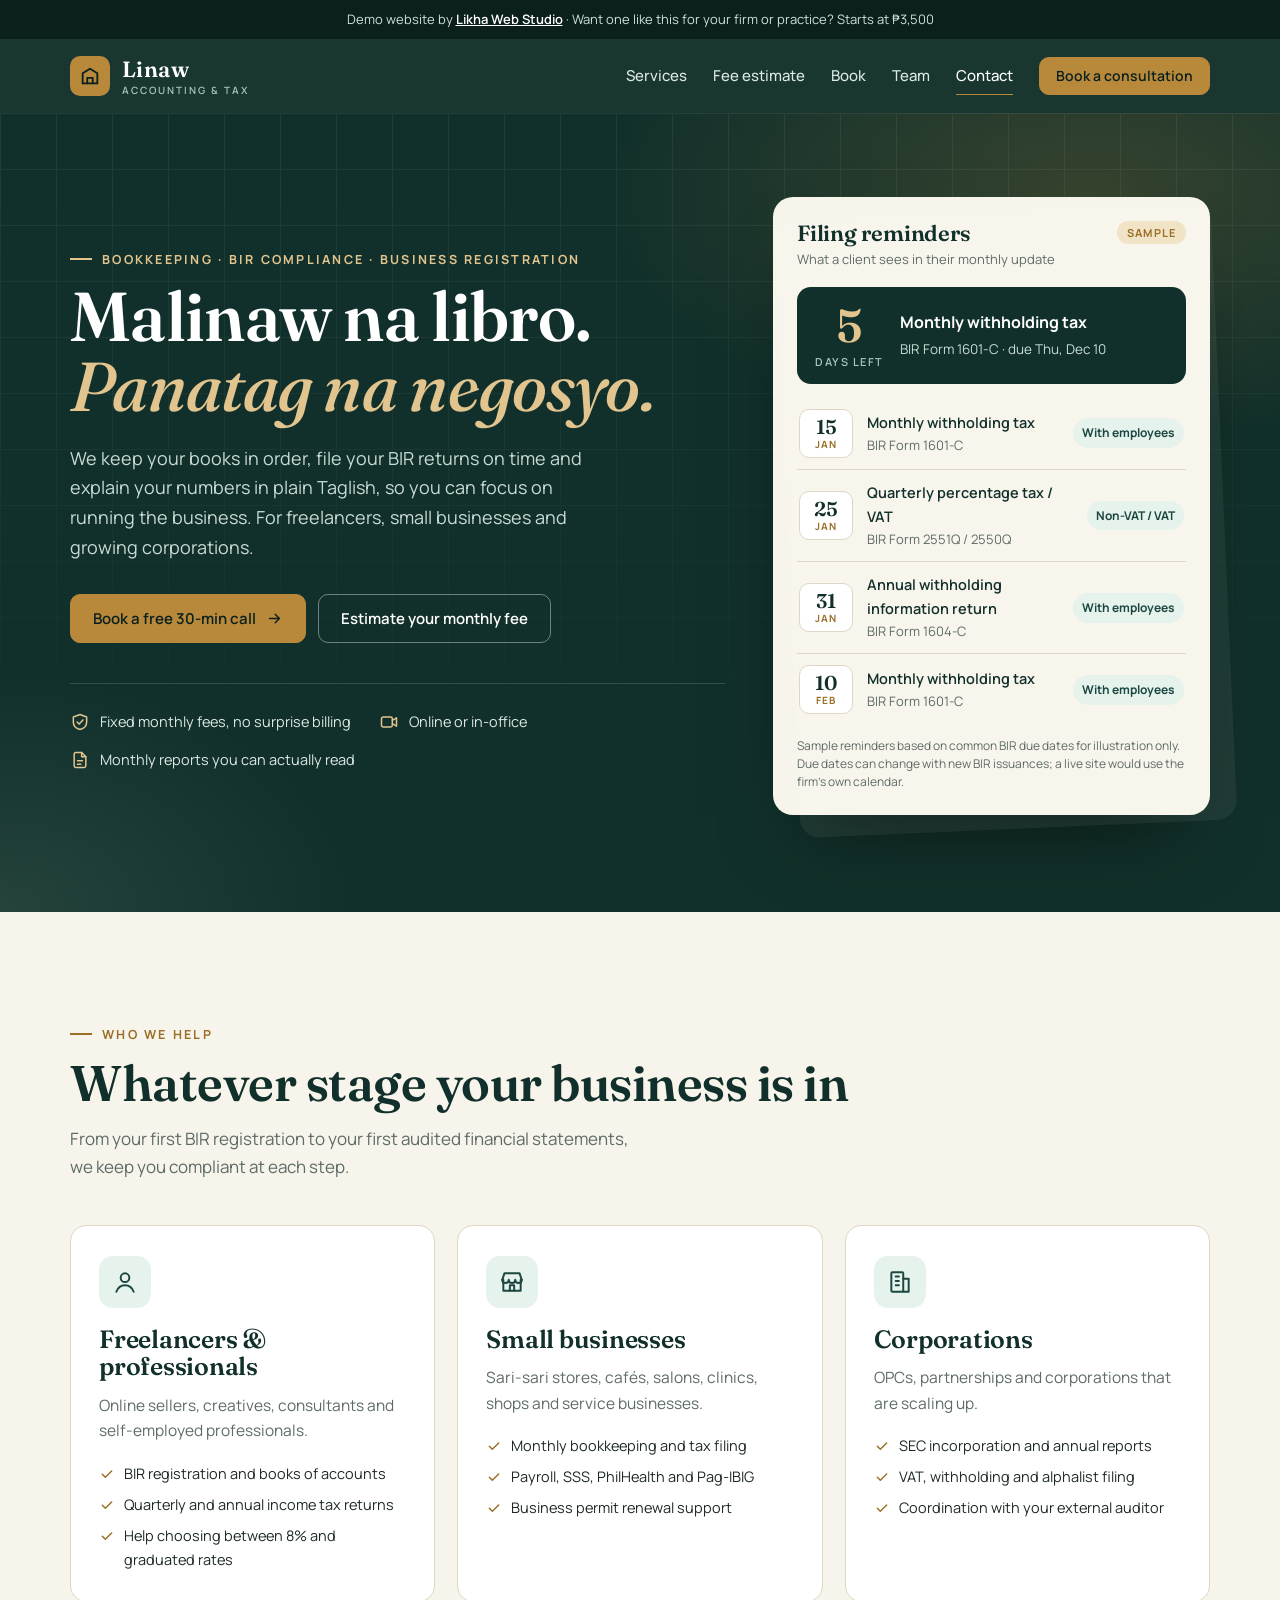
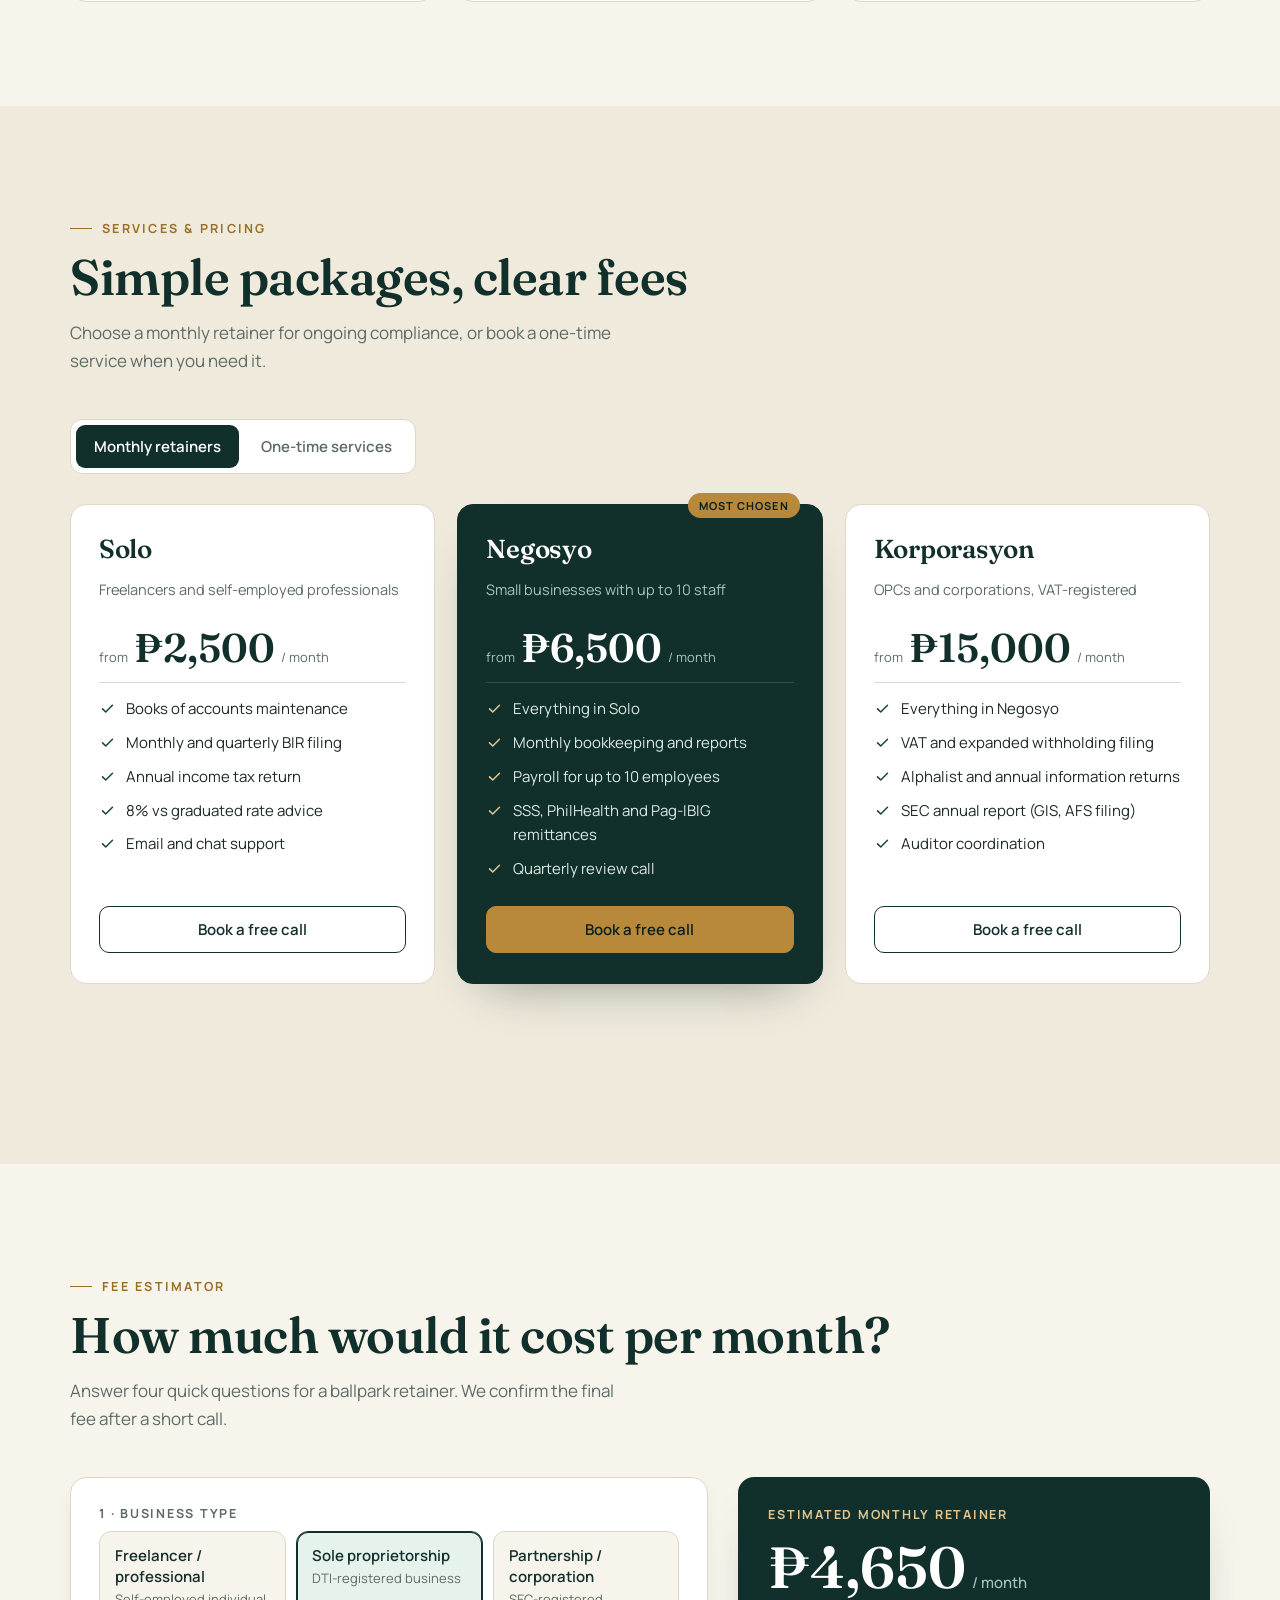
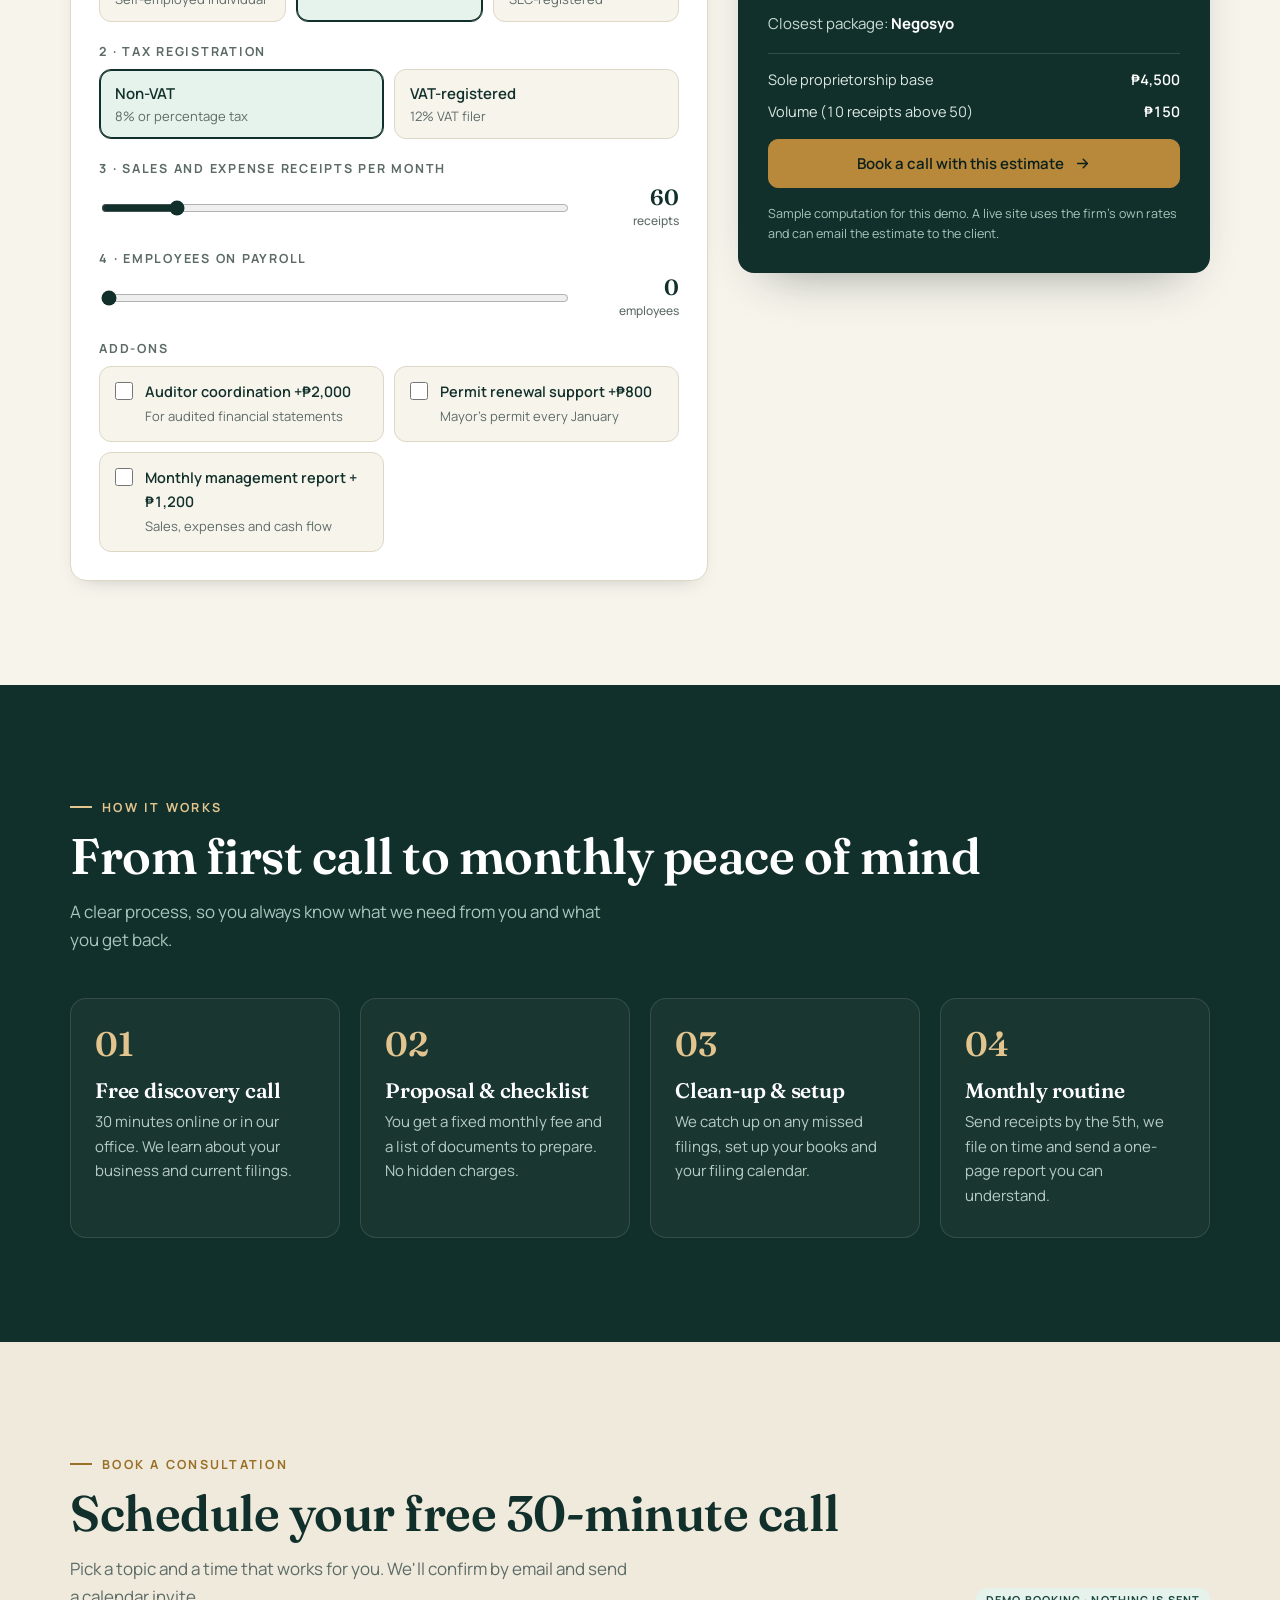
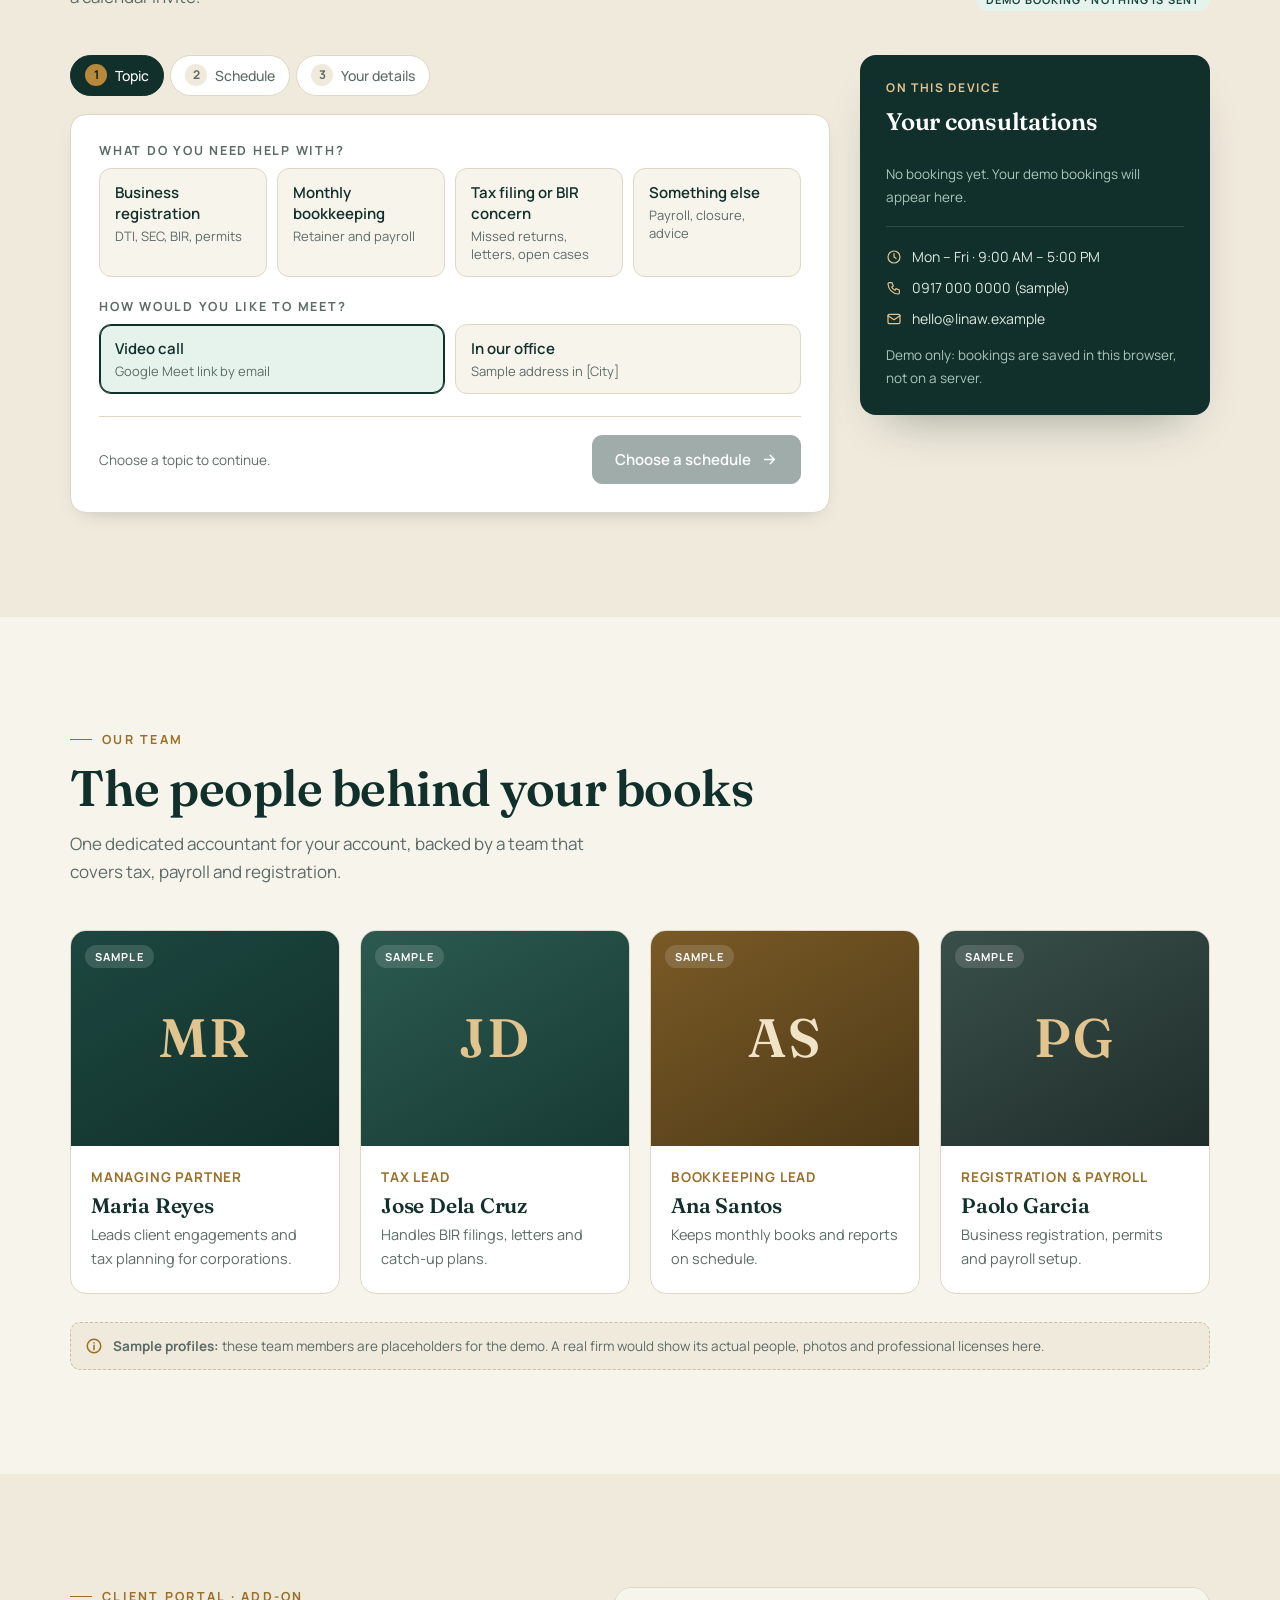
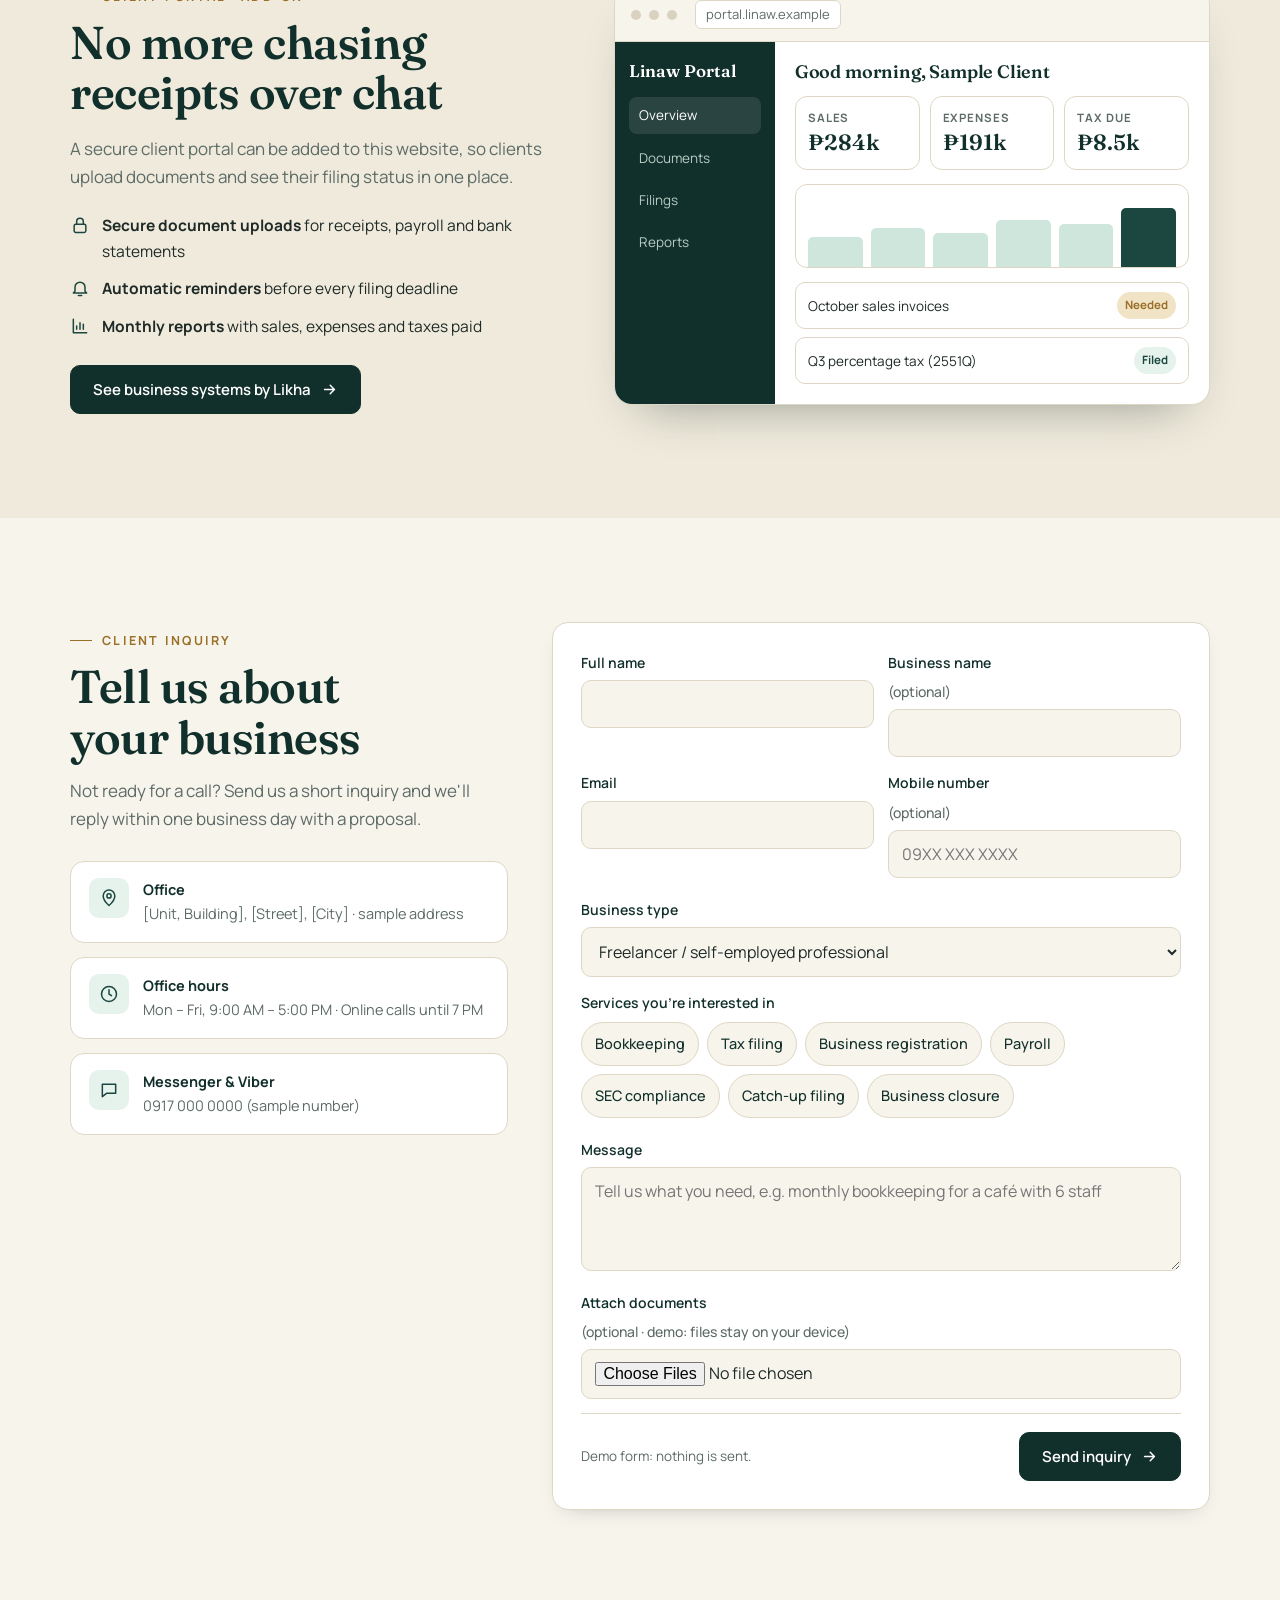
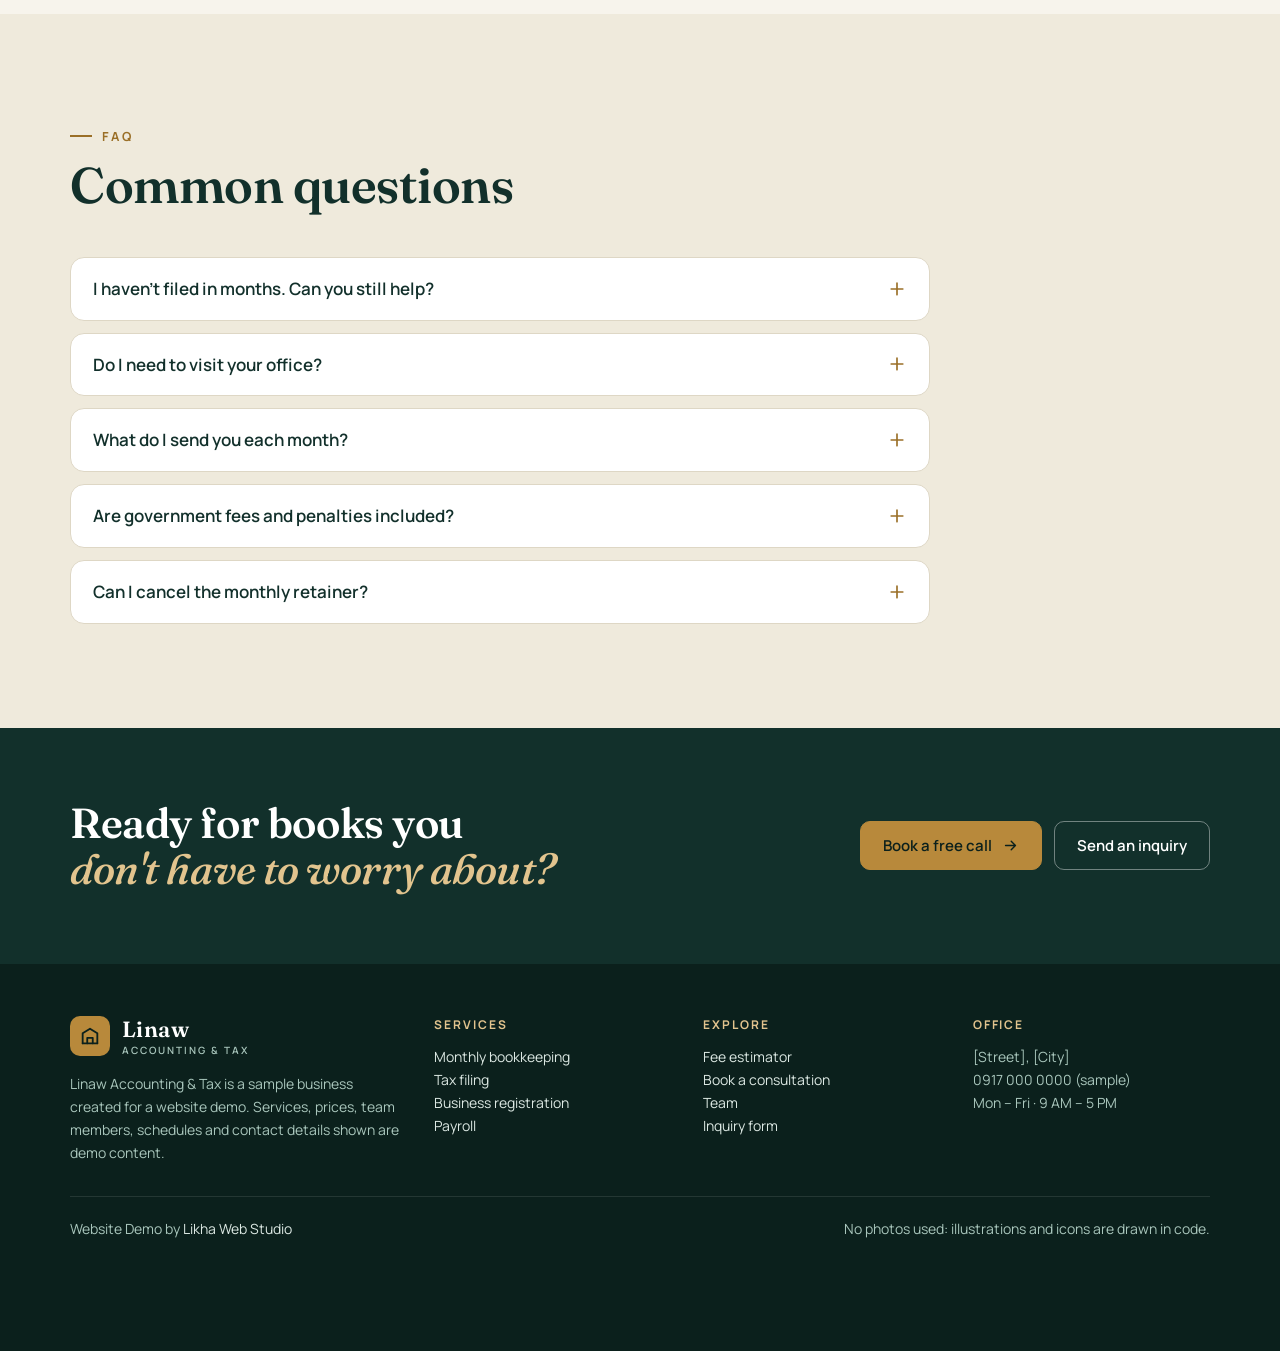
<file: public/demos/linaw-accounting/index.html>
<!doctype html>
<html lang="en">
<head>
<meta charset="utf-8">
<meta name="viewport" content="width=device-width,initial-scale=1,viewport-fit=cover">
<title>Linaw Accounting &amp; Tax · Bookkeeping, BIR Compliance &amp; Business Registration (Demo)</title>
<meta name="description" content="Linaw Accounting &amp; Tax is a sample professional-services website by Likha Web Studio: service packages with sample pricing, a fee estimator, consultation booking and a client inquiry form.">
<meta name="theme-color" content="#12302B">
<meta property="og:type" content="website">
<meta property="og:title" content="Linaw Accounting &amp; Tax · Malinaw na libro, panatag na negosyo. (Website demo)">
<meta property="og:description" content="A sample accounting firm website with consultation booking, fee estimator and inquiry form. Built by Likha Web Studio.">
<meta property="og:url" content="https://likhawebstudioph.com/demos/linaw-accounting/">
<link rel="canonical" href="https://likhawebstudioph.com/demos/linaw-accounting/">
<link rel="preconnect" href="https://fonts.googleapis.com">
<link rel="preconnect" href="https://fonts.gstatic.com" crossorigin>
<link rel="stylesheet" href="https://fonts.googleapis.com/css2?family=Fraunces:opsz,wght@9..144,500;9..144,600;9..144,700&family=Manrope:wght@400;500;600;700&display=swap">
<style>
/* Layout: accounting and tax firm. Typographic hero with a live sample compliance calendar,
   client-type cards, tabbed packages with sample pricing, monthly fee estimator, three-step
   consultation booking with on-device history, sample team, inquiry form, portal teaser, FAQ.
   No stock photos: the page uses type, colour and inline SVG so nothing depends on a CDN. */
:root{
  --ink:#12302B; --ink-2:#0B201C; --ink-3:#1C4740; --paper:#F7F4EC; --paper-2:#EFEADC; --white:#fff;
  --brass:#B8893B; --brass-2:#9A6F27; --brass-soft:#F1E3C6; --mint:#CFE6DC; --mint-2:#E6F2EC;
  --text:#1E2A27; --muted:#5D6B67; --line:#DED7C5; --red:#A23B2A;
  --display:'Fraunces', Georgia, 'Times New Roman', serif;
  --body:'Manrope', system-ui, -apple-system, 'Segoe UI', sans-serif;
  --shadow:0 24px 48px -28px rgba(11,32,28,.45);
  --shadow-sm:0 8px 22px -14px rgba(11,32,28,.35);
  --radius:16px;
  --ease:cubic-bezier(.2,.7,.2,1);
  color-scheme:light;
}
*,*::before,*::after{box-sizing:border-box}
html{scroll-behavior:smooth;scroll-padding-top:84px}
body{margin:0;background:var(--paper);color:var(--text);font:400 16px/1.65 var(--body);-webkit-font-smoothing:antialiased;overflow-x:hidden}
[hidden]{display:none!important}
a{color:inherit}
h1,h2,h3,h4{font-family:var(--display);font-weight:600;line-height:1.1;margin:0;color:var(--ink);text-wrap:balance;letter-spacing:-.01em}
p{margin:0}
svg{flex:none}
.wrap{max-width:1180px;margin:0 auto;padding-left:max(20px,env(safe-area-inset-left,0px));padding-right:max(20px,env(safe-area-inset-right,0px))}
.sr{position:absolute;width:1px;height:1px;overflow:hidden;clip:rect(0 0 0 0);white-space:nowrap}
a:focus-visible,button:focus-visible,input:focus-visible,select:focus-visible,textarea:focus-visible,summary:focus-visible{outline:2px solid var(--brass);outline-offset:3px;border-radius:6px}
.skip{position:absolute;left:12px;top:-60px;z-index:100;background:var(--ink);color:#fff;padding:10px 16px;border-radius:8px;text-decoration:none}
.skip:focus{top:12px}
.num{font-variant-numeric:tabular-nums}

/* Demo ribbon */
.demo{background:var(--ink-2);color:#CFE0D9;font-size:13px;text-align:center;padding:9px 16px}
.demo a{color:#fff;font-weight:600}

/* Buttons */
.btn{display:inline-flex;align-items:center;justify-content:center;gap:10px;font:600 15px/1 var(--body);text-decoration:none;border:1.5px solid var(--brass);background:var(--brass);color:var(--ink-2);padding:15px 22px;border-radius:10px;cursor:pointer;transition:background .25s var(--ease),border-color .25s var(--ease),transform .25s var(--ease),box-shadow .25s var(--ease),color .25s}
.btn:hover{background:#C99A4A;border-color:#C99A4A;transform:translateY(-2px);box-shadow:0 14px 24px -14px rgba(154,111,39,.8)}
.btn svg{width:17px;height:17px;transition:transform .25s var(--ease)}
.btn:hover svg{transform:translateX(3px)}
.btn.dark{background:var(--ink);border-color:var(--ink);color:#fff}
.btn.dark:hover{background:var(--ink-3);border-color:var(--ink-3);box-shadow:0 14px 24px -14px rgba(11,32,28,.8)}
.btn.ghost{background:transparent;border-color:rgba(255,255,255,.4);color:#fff}
.btn.ghost:hover{background:rgba(255,255,255,.08);border-color:#fff;box-shadow:none}
.btn.line{background:transparent;border-color:var(--ink);color:var(--ink)}
.btn.line:hover{background:var(--ink);color:#fff;box-shadow:none}
.btn.sm{padding:11px 16px;font-size:14px}
.btn.block{width:100%}
.btn:disabled{opacity:.4;cursor:not-allowed;transform:none;box-shadow:none}
.eyebrow{display:inline-flex;align-items:center;gap:10px;font:700 12.5px/1.2 var(--body);letter-spacing:.18em;text-transform:uppercase;color:var(--brass-2);margin-bottom:14px}
.eyebrow::before{content:"";width:22px;height:1.5px;background:currentColor}
.tag{display:inline-flex;align-items:center;gap:6px;font:700 11px/1 var(--body);letter-spacing:.1em;text-transform:uppercase;padding:6px 10px;border-radius:999px;background:var(--brass-soft);color:var(--brass-2)}
.tag.mint{background:var(--mint-2);color:var(--ink-3)}

/* Header */
.site-head{position:sticky;top:0;z-index:50;background:rgba(18,48,43,.97);backdrop-filter:blur(10px);-webkit-backdrop-filter:blur(10px);transition:box-shadow .3s}
.site-head.solid{box-shadow:0 10px 30px -18px rgba(0,0,0,.6)}
.site-head .wrap{height:74px;display:flex;align-items:center;gap:26px}
.brand{display:flex;align-items:center;gap:12px;text-decoration:none;color:#fff}
.brand .mark{width:40px;height:40px;border-radius:10px;display:grid;place-items:center;background:var(--brass);color:var(--ink-2)}
.brand .mark svg{width:22px;height:22px}
.brand b{display:block;font:600 22px/1 var(--display);letter-spacing:.02em}
.brand small{display:block;font:600 10px/1 var(--body);letter-spacing:.2em;text-transform:uppercase;color:#A9C6BC;margin-top:5px}
.nav{display:flex;gap:26px;margin-left:auto}
.nav a{color:#DCE8E3;text-decoration:none;font-size:15px;font-weight:500;padding:6px 0;border-bottom:1.5px solid transparent;transition:border-color .25s,color .25s}
.nav a:hover,.nav a[aria-current="true"]{color:#fff;border-color:var(--brass)}
.menu-btn{display:none;margin-left:auto;background:transparent;border:1px solid rgba(255,255,255,.35);border-radius:8px;width:44px;height:44px;color:#fff;cursor:pointer;align-items:center;justify-content:center}
.menu-btn svg{width:22px;height:22px}
.mnav{display:none}

/* Hero */
.hero{position:relative;background:var(--ink);color:#fff;overflow:hidden}
.hero::before{content:"";position:absolute;inset:0;background:
  radial-gradient(800px 420px at 85% 10%,rgba(184,137,59,.22),transparent 60%),
  radial-gradient(600px 400px at 0% 100%,rgba(207,230,220,.10),transparent 60%);pointer-events:none}
.hero .grid-lines{position:absolute;inset:0;opacity:.07;background-image:linear-gradient(rgba(255,255,255,.9) 1px,transparent 1px),linear-gradient(90deg,rgba(255,255,255,.9) 1px,transparent 1px);background-size:56px 56px;mask-image:linear-gradient(180deg,#000,transparent 85%);-webkit-mask-image:linear-gradient(180deg,#000,transparent 85%);pointer-events:none}
.hero .wrap{position:relative;display:grid;grid-template-columns:minmax(0,1.2fr) minmax(0,.8fr);gap:48px;align-items:center;padding-top:84px;padding-bottom:96px}
.hero .eyebrow{color:#E2C48E}
.hero h1{color:#fff;font-size:clamp(42px,5.4vw,70px);line-height:1.02;font-weight:600}
.hero h1 em{font-style:italic;color:#E2C48E;font-weight:500}
.hero .lead{color:#C9DAD4;font-size:18px;max-width:50ch;margin:22px 0 32px}
.hero .ctas{display:flex;flex-wrap:wrap;gap:12px}
.assure{display:flex;flex-wrap:wrap;gap:14px 28px;list-style:none;margin:40px 0 0;padding:26px 0 0;border-top:1px solid rgba(255,255,255,.14)}
.assure li{display:flex;align-items:center;gap:10px;font-size:14.5px;color:#DCE8E3}
.assure svg{width:20px;height:20px;color:#E2C48E}
.rise{opacity:0;transform:translateY(22px);animation:rise .9s var(--ease) forwards}
.d1{animation-delay:.05s}.d2{animation-delay:.18s}.d3{animation-delay:.31s}.d4{animation-delay:.44s}.d5{animation-delay:.6s}
@keyframes rise{to{opacity:1;transform:none}}

/* Hero calendar card */
.cal{position:relative;background:var(--paper);color:var(--text);border-radius:20px;padding:24px;box-shadow:0 40px 80px -40px rgba(0,0,0,.7);transform:rotate(.6deg)}
.cal::after{content:"";position:absolute;inset:auto -14px -14px 14px;height:100%;border-radius:20px;background:rgba(255,255,255,.06);z-index:-1;transform:rotate(-2.5deg)}
.cal-head{display:flex;justify-content:space-between;align-items:flex-start;gap:12px;margin-bottom:16px}
.cal-head h2{font-size:22px}
.cal-head p{font-size:13px;color:var(--muted);margin-top:4px}
.next{display:flex;gap:16px;align-items:center;background:var(--ink);color:#fff;border-radius:14px;padding:16px 18px;margin-bottom:14px}
.next .days{font:600 46px/1 var(--display);color:#E2C48E;min-width:64px;text-align:center}
.next .days small{display:block;font:600 11px/1.2 var(--body);letter-spacing:.14em;text-transform:uppercase;color:#A9C6BC;margin-top:6px}
.next b{display:block;font-size:16px}
.next span{font-size:13.5px;color:#C9DAD4}
.cal ul{list-style:none;margin:0;padding:0;display:flex;flex-direction:column}
.cal li{display:grid;grid-template-columns:54px minmax(0,1fr) auto;gap:14px;align-items:center;padding:11px 2px;border-top:1px solid var(--line)}
.cal li:first-child{border-top:0}
.cal .dt{text-align:center;line-height:1;border:1px solid var(--line);border-radius:10px;padding:7px 0;background:#fff}
.cal .dt b{display:block;font:600 20px/1 var(--display);color:var(--ink)}
.cal .dt small{font:700 10px/1 var(--body);letter-spacing:.12em;text-transform:uppercase;color:var(--brass-2)}
.cal li strong{display:block;font-size:14.5px;font-weight:600;color:var(--ink)}
.cal li span{font-size:13px;color:var(--muted)}
.cal li em{font-style:normal;font-size:12px;font-weight:700;color:var(--ink-3);background:var(--mint-2);padding:5px 9px;border-radius:999px;white-space:nowrap}
.cal .fine{font-size:12px;color:var(--muted);margin-top:12px;line-height:1.5}

/* Sections */
.sec{padding:104px 0}
.sec-head{display:flex;justify-content:space-between;align-items:flex-end;gap:24px;flex-wrap:wrap;margin-bottom:44px}
.sec-head h2{font-size:clamp(32px,4.2vw,50px)}
.sec-head .lede{color:var(--muted);max-width:56ch;margin-top:14px;font-size:17px}
.demo-note{display:flex;gap:10px;align-items:flex-start;font-size:13.5px;color:var(--muted);background:var(--paper-2);border:1px dashed #CDBF9F;border-radius:10px;padding:12px 14px;margin-top:28px}
.demo-note svg{width:18px;height:18px;margin-top:2px;color:var(--brass-2)}
.rv{opacity:0;transform:translateY(24px);transition:opacity .8s var(--ease),transform .8s var(--ease)}
.rv.in{opacity:1;transform:none}

/* Who we help */
.who{background:var(--paper)}
.who-grid{display:grid;grid-template-columns:repeat(3,minmax(0,1fr));gap:22px}
.who-card{background:#fff;border:1px solid var(--line);border-radius:var(--radius);padding:30px 28px;display:flex;flex-direction:column;gap:12px;transition:transform .35s var(--ease),box-shadow .35s var(--ease),border-color .35s}
.who-card:hover{transform:translateY(-5px);box-shadow:var(--shadow);border-color:transparent}
.who-card .ic{width:52px;height:52px;border-radius:14px;display:grid;place-items:center;background:var(--mint-2);color:var(--ink-3);margin-bottom:6px}
.who-card .ic svg{width:26px;height:26px}
.who-card h3{font-size:25px}
.who-card p{color:var(--muted);font-size:15.5px}
.who-card ul{list-style:none;padding:0;margin:6px 0 0;display:flex;flex-direction:column;gap:7px;font-size:14.5px}
.who-card li{display:flex;gap:9px;align-items:flex-start}
.who-card li svg{width:16px;height:16px;margin-top:4px;color:var(--brass-2)}

/* Services & pricing */
.services{background:var(--paper-2)}
.tabs{display:inline-flex;gap:4px;padding:5px;background:#fff;border:1px solid var(--line);border-radius:12px;margin-bottom:30px}
.tab{font:600 15px var(--body);border:0;background:transparent;color:var(--muted);padding:11px 18px;border-radius:9px;cursor:pointer;transition:background .25s,color .25s}
.tab[aria-selected="true"]{background:var(--ink);color:#fff}
.plans{display:grid;grid-template-columns:repeat(3,minmax(0,1fr));gap:22px;align-items:stretch}
.plan{position:relative;background:#fff;border:1px solid var(--line);border-radius:var(--radius);padding:30px 28px;display:flex;flex-direction:column;gap:14px}
.plan.feat{background:var(--ink);color:#DCE8E3;border-color:var(--ink);box-shadow:var(--shadow)}
.plan.feat h3,.plan.feat .price b{color:#fff}
.plan .ribbon{position:absolute;top:-12px;right:22px;background:var(--brass);color:var(--ink-2);font:700 11px/1 var(--body);letter-spacing:.1em;text-transform:uppercase;padding:7px 11px;border-radius:999px}
.plan h3{font-size:26px}
.plan .for{font-size:14.5px;color:var(--muted)}
.plan.feat .for{color:#A9C6BC}
.price{display:flex;align-items:baseline;gap:6px;padding:12px 0 14px;border-bottom:1px solid var(--line)}
.plan.feat .price{border-color:rgba(255,255,255,.14)}
.price small{font-size:13px;color:var(--muted)}
.plan.feat .price small{color:#A9C6BC}
.price b{font:600 40px/1 var(--display);color:var(--ink)}
.plan ul{list-style:none;margin:0;padding:0;display:flex;flex-direction:column;gap:9px;font-size:15px;flex:1}
.plan li{display:flex;gap:10px;align-items:flex-start}
.plan li svg{width:17px;height:17px;margin-top:3px;color:var(--ink-3)}
.plan.feat li svg{color:#E2C48E}
.plan .btn{margin-top:10px}
.once{display:grid;grid-template-columns:repeat(2,minmax(0,1fr));gap:14px}
.once-item{display:flex;justify-content:space-between;gap:20px;align-items:center;background:#fff;border:1px solid var(--line);border-radius:14px;padding:20px 22px;transition:border-color .25s,transform .25s}
.once-item:hover{border-color:var(--brass);transform:translateY(-2px)}
.once-item h3{font:600 17px/1.3 var(--body);color:var(--ink)}
.once-item p{font-size:14px;color:var(--muted);margin-top:4px}
.once-item .p{text-align:right;white-space:nowrap}
.once-item .p small{display:block;font-size:12px;color:var(--muted)}
.once-item .p b{font:600 24px/1.1 var(--display);color:var(--ink)}

/* Estimator */
.estimate{background:var(--paper)}
.est-grid{display:grid;grid-template-columns:minmax(0,1.15fr) minmax(0,.85fr);gap:30px;align-items:start}
.card{background:#fff;border:1px solid var(--line);border-radius:var(--radius);padding:28px;display:flex;flex-direction:column;gap:22px;box-shadow:var(--shadow-sm)}
.q .label{display:block;font:700 12.5px/1.2 var(--body);letter-spacing:.14em;text-transform:uppercase;color:var(--muted);margin-bottom:10px}
.seg{display:grid;grid-template-columns:repeat(auto-fit,minmax(150px,1fr));gap:10px}
.opt{display:flex;flex-direction:column;gap:3px;text-align:left;font:15px var(--body);color:var(--text);background:var(--paper);border:1.5px solid var(--line);border-radius:12px;padding:13px 15px;cursor:pointer;transition:border-color .2s,background .2s,transform .2s}
.opt:hover{border-color:var(--brass);transform:translateY(-1px)}
.opt b{font-weight:600;color:var(--ink)}
.opt small{color:var(--muted);font-size:13px;line-height:1.4}
.opt[aria-pressed="true"]{border-color:var(--ink);background:var(--mint-2);box-shadow:inset 0 0 0 1px var(--ink)}
.range{display:flex;align-items:center;gap:16px}
.range input{flex:1;accent-color:var(--ink);height:28px}
.range output{min-width:92px;text-align:right;font:600 22px/1 var(--display);color:var(--ink)}
.range output small{display:block;font:500 12px var(--body);color:var(--muted);margin-top:4px}
.checks{display:grid;grid-template-columns:repeat(2,minmax(0,1fr));gap:10px}
.check{display:flex;gap:12px;align-items:flex-start;background:var(--paper);border:1.5px solid var(--line);border-radius:12px;padding:13px 15px;cursor:pointer;font-size:14.5px;transition:border-color .2s,background .2s}
.check:has(input:checked){border-color:var(--ink);background:var(--mint-2)}
.check input{width:18px;height:18px;margin:2px 0 0;accent-color:var(--ink);flex:none}
.check b{display:block;font-weight:600;color:var(--ink)}
.check small{color:var(--muted);font-size:13px}
.result{position:sticky;top:96px;background:var(--ink);color:#DCE8E3;border-radius:var(--radius);padding:30px;display:flex;flex-direction:column;gap:16px;box-shadow:var(--shadow)}
.result .label{font:700 12.5px/1.2 var(--body);letter-spacing:.14em;text-transform:uppercase;color:#E2C48E}
.result .total{font:600 clamp(44px,5vw,58px)/1 var(--display);color:#fff}
.result .total small{font:500 15px var(--body);color:#A9C6BC;margin-left:6px}
.result .plan-name{font-size:15px;color:#C9DAD4}
.result .plan-name b{color:#fff}
.lines{list-style:none;margin:0;padding:14px 0 0;border-top:1px solid rgba(255,255,255,.14);display:flex;flex-direction:column;gap:8px;font-size:14.5px}
.lines li{display:flex;justify-content:space-between;gap:12px}
.lines li span:last-child{color:#fff;font-weight:600}
.result .fine{font-size:12.5px;color:#A9C6BC;line-height:1.55}

/* Process */
.process{background:var(--ink);color:#DCE8E3}
.process h2{color:#fff}
.process .eyebrow{color:#E2C48E}
.process .lede{color:#A9C6BC}
.steps-row{display:grid;grid-template-columns:repeat(4,minmax(0,1fr));gap:20px;list-style:none;margin:0;padding:0;counter-reset:s}
.steps-row li{position:relative;padding:28px 24px;border:1px solid rgba(255,255,255,.12);border-radius:var(--radius);background:rgba(255,255,255,.03);counter-increment:s}
.steps-row li::before{content:"0" counter(s);display:block;font:600 34px/1 var(--display);color:#E2C48E;margin-bottom:18px}
.steps-row h3{color:#fff;font-size:21px;margin-bottom:8px}
.steps-row p{font-size:15px;color:#B8CCC5}

/* Booking */
.booking{background:var(--paper-2)}
.book-grid{display:grid;grid-template-columns:minmax(0,1fr) 350px;gap:30px;align-items:start}
.steps{display:flex;gap:6px;margin:0 0 18px;list-style:none;padding:0;flex-wrap:wrap}
.step{display:flex;align-items:center;gap:8px;font-size:14px;font-weight:500;padding:8px 14px;border-radius:999px;background:#fff;color:var(--muted);border:1px solid var(--line)}
.step i{font-style:normal;display:grid;place-items:center;width:22px;height:22px;border-radius:50%;background:var(--paper-2);font-size:12px;font-weight:700}
.step.on{background:var(--ink);border-color:var(--ink);color:#fff}
.step.on i{background:var(--brass);color:var(--ink-2)}
.step.ok i{background:var(--ink-3);color:#fff}
.chips{display:flex;gap:8px;flex-wrap:wrap}
.chip{font:600 15px var(--body);padding:10px 14px;border-radius:10px;border:1.5px solid var(--line);background:var(--paper);color:var(--text);cursor:pointer;min-width:84px;text-align:center;transition:border-color .2s,background .2s}
.chip:hover:not(:disabled){border-color:var(--brass)}
.chip small{display:block;font-weight:500;color:var(--muted);font-size:12px}
.chip[aria-pressed="true"]{background:var(--ink);border-color:var(--ink);color:#fff}
.chip[aria-pressed="true"] small{color:#A9C6BC}
.chip:disabled{text-decoration:line-through;opacity:.45;cursor:not-allowed}
.card-nav{display:flex;justify-content:space-between;align-items:center;gap:12px;flex-wrap:wrap;border-top:1px solid var(--line);padding-top:18px}
.note{font-size:13.5px;color:var(--muted)}
.summary{background:var(--paper);border:1px solid var(--line);border-radius:12px;padding:16px 18px;display:flex;flex-direction:column;gap:6px;font-size:15px}
.summary div{display:flex;justify-content:space-between;gap:12px}
.summary span{color:var(--muted)}
.summary b{text-align:right;font-weight:600;color:var(--ink)}
form{display:flex;flex-direction:column;gap:14px}
.field{display:flex;flex-direction:column;gap:6px;font-weight:600;font-size:14px;color:var(--ink)}
.field .opt-l{font-weight:500;color:var(--muted)}
.field-row{display:grid;grid-template-columns:1fr 1fr;gap:14px}
input:not([type=checkbox]):not([type=radio]):not([type=range]),select,textarea{font:16px var(--body);padding:12px 13px;border-radius:10px;border:1.5px solid var(--line);background:var(--paper);color:var(--text);width:100%}
textarea{resize:vertical;min-height:104px}
input:focus,select:focus,textarea:focus{border-color:var(--ink);outline:none}
.err{color:var(--red);font-size:13px;font-weight:500}
.done{text-align:center;align-items:center}
.done .seal{width:66px;height:66px;border-radius:50%;display:grid;place-items:center;background:var(--mint-2);color:var(--ink-3)}
.done .seal svg{width:30px;height:30px}
.done h3{font-size:34px}
.done .ref{font:600 15px var(--body);letter-spacing:.1em;background:var(--brass-soft);color:var(--brass-2);padding:8px 14px;border-radius:8px}
.prep{text-align:left;width:100%;background:var(--paper);border:1px solid var(--line);border-radius:12px;padding:16px 18px}
.prep h4{font:700 12.5px/1.2 var(--body);letter-spacing:.14em;text-transform:uppercase;color:var(--muted);margin-bottom:8px}
.prep ul{margin:0;padding-left:20px;font-size:14.5px;display:flex;flex-direction:column;gap:4px}
.side-card{background:var(--ink);color:#DCE8E3;border-radius:var(--radius);padding:26px;display:flex;flex-direction:column;gap:14px;position:sticky;top:96px;box-shadow:var(--shadow)}
.side-card h3{color:#fff;font-size:24px}
.side-card .label{font:700 12px/1.2 var(--body);letter-spacing:.14em;text-transform:uppercase;color:#E2C48E}
.history{list-style:none;margin:0;padding:0;display:flex;flex-direction:column;gap:10px}
.history li{background:rgba(255,255,255,.05);border:1px solid rgba(255,255,255,.1);border-radius:12px;padding:12px 14px;display:flex;justify-content:space-between;gap:10px;align-items:flex-start;font-size:14px}
.history li b{display:block;color:#fff;font-weight:600}
.history li span{color:#B8CCC5}
.history button{background:transparent;border:1px solid rgba(255,255,255,.3);color:#DCE8E3;border-radius:8px;padding:6px 10px;font:600 13px var(--body);cursor:pointer;white-space:nowrap}
.history button:hover{border-color:#E2C48E;color:#fff}
.side-card .empty,.side-card .fine{font-size:13.5px;color:#A9C6BC}
.side-card hr{border:0;border-top:1px solid rgba(255,255,255,.12);margin:4px 0;width:100%}
.contact-mini{display:flex;flex-direction:column;gap:8px;font-size:14px}
.contact-mini span{display:flex;gap:10px;align-items:center}
.contact-mini svg{width:16px;height:16px;color:#E2C48E}

/* Team */
.team{background:var(--paper)}
.team-grid{display:grid;grid-template-columns:repeat(4,minmax(0,1fr));gap:20px}
.person{background:#fff;border:1px solid var(--line);border-radius:var(--radius);overflow:hidden;display:flex;flex-direction:column}
.person .mono{aspect-ratio:5/4;display:grid;place-items:center;position:relative;background:linear-gradient(150deg,var(--ink-3),var(--ink));color:#E2C48E;font:600 54px/1 var(--display);letter-spacing:.04em}
.person:nth-child(2) .mono{background:linear-gradient(150deg,#2B5A50,#173A34)}
.person:nth-child(3) .mono{background:linear-gradient(150deg,#7A5A26,#4E3A17);color:#F1E3C6}
.person:nth-child(4) .mono{background:linear-gradient(150deg,#3A4F4A,#1F2E2B)}
.person .mono .tag{position:absolute;left:14px;top:14px;background:rgba(255,255,255,.14);color:#fff}
.person .body{padding:20px 20px 22px;display:flex;flex-direction:column;gap:6px}
.person h3{font-size:21px}
.person .role{font-size:13.5px;font-weight:700;letter-spacing:.06em;text-transform:uppercase;color:var(--brass-2)}
.person p{font-size:14.5px;color:var(--muted)}

/* Portal teaser */
.portal{background:var(--paper-2)}
.portal-grid{display:grid;grid-template-columns:minmax(0,.9fr) minmax(0,1.1fr);gap:56px;align-items:center}
.portal h2{font-size:clamp(30px,3.8vw,46px);margin-bottom:16px}
.portal .lede{color:var(--muted);font-size:17px;margin-bottom:22px}
.portal ul.feat{list-style:none;padding:0;margin:0 0 26px;display:flex;flex-direction:column;gap:12px}
.portal ul.feat li{display:flex;gap:12px;align-items:flex-start;font-size:15.5px}
.portal ul.feat svg{width:20px;height:20px;margin-top:2px;color:var(--ink-3)}
.mock{background:#fff;border:1px solid var(--line);border-radius:18px;box-shadow:var(--shadow);overflow:hidden}
.mock-top{display:flex;align-items:center;gap:8px;padding:12px 16px;background:var(--paper);border-bottom:1px solid var(--line);font-size:13px;color:var(--muted)}
.mock-top i{width:10px;height:10px;border-radius:50%;background:#D9D2C0}
.mock-top span{margin-left:10px;background:#fff;border:1px solid var(--line);border-radius:6px;padding:3px 10px}
.mock-body{display:grid;grid-template-columns:160px minmax(0,1fr)}
.mock-side{background:var(--ink);color:#B8CCC5;padding:18px 14px;display:flex;flex-direction:column;gap:6px;font-size:13.5px}
.mock-side b{color:#fff;font:600 17px var(--display);margin-bottom:10px}
.mock-side span{padding:7px 10px;border-radius:8px}
.mock-side span.on{background:rgba(255,255,255,.1);color:#fff}
.mock-main{padding:20px;display:flex;flex-direction:column;gap:14px}
.mock-main h4{font-size:18px}
.kpis{display:grid;grid-template-columns:repeat(3,minmax(0,1fr));gap:10px}
.kpi{border:1px solid var(--line);border-radius:12px;padding:12px}
.kpi small{display:block;font-size:11.5px;color:var(--muted);text-transform:uppercase;letter-spacing:.08em;font-weight:700}
.kpi b{font:600 22px/1.3 var(--display);color:var(--ink)}
.bars{display:flex;align-items:flex-end;gap:8px;height:84px;padding:10px 12px 0;border:1px solid var(--line);border-radius:12px}
.bars i{flex:1;background:var(--mint);border-radius:5px 5px 0 0}
.bars i.hi{background:var(--ink-3)}
.reqs{display:flex;flex-direction:column;gap:8px;font-size:13.5px}
.reqs div{display:flex;justify-content:space-between;gap:10px;align-items:center;border:1px solid var(--line);border-radius:10px;padding:9px 12px}
.reqs em{font-style:normal;font-size:11.5px;font-weight:700;padding:4px 8px;border-radius:999px}
.reqs em.w{background:var(--brass-soft);color:var(--brass-2)}
.reqs em.ok{background:var(--mint-2);color:var(--ink-3)}

/* Inquiry */
.inquiry{background:var(--paper)}
.inq-grid{display:grid;grid-template-columns:minmax(0,.8fr) minmax(0,1.2fr);gap:44px;align-items:start}
.inq-side h2{font-size:clamp(30px,3.8vw,46px);margin-bottom:14px}
.inq-side .lede{color:var(--muted);font-size:17px}
.info-list{list-style:none;padding:0;margin:28px 0 0;display:flex;flex-direction:column;gap:14px}
.info-list li{display:flex;gap:14px;align-items:flex-start;padding:16px 18px;background:#fff;border:1px solid var(--line);border-radius:14px}
.info-list .ic{width:40px;height:40px;border-radius:10px;display:grid;place-items:center;background:var(--mint-2);color:var(--ink-3);flex:none}
.info-list svg{width:20px;height:20px}
.info-list b{display:block;color:var(--ink)}
.info-list span{font-size:14.5px;color:var(--muted)}
.svc-checks{display:flex;flex-wrap:wrap;gap:8px}
.pill{display:inline-flex;align-items:center;gap:8px;font-size:14.5px;font-weight:500;padding:9px 13px;border:1.5px solid var(--line);border-radius:999px;background:var(--paper);cursor:pointer}
.pill:has(input:checked){background:var(--ink);border-color:var(--ink);color:#fff}
.pill input{position:absolute;opacity:0;pointer-events:none}
.pill:has(input:focus-visible){outline:2px solid var(--brass);outline-offset:2px}
.files{font-size:13.5px;color:var(--muted)}
.files ul{margin:6px 0 0;padding-left:18px}

/* FAQ */
.faq{background:var(--paper-2)}
.faq-list{max-width:860px;display:flex;flex-direction:column;gap:12px}
.faq details{background:#fff;border:1px solid var(--line);border-radius:14px;padding:0 22px;transition:border-color .25s}
.faq details[open]{border-color:var(--ink)}
.faq summary{cursor:pointer;list-style:none;display:flex;justify-content:space-between;gap:16px;align-items:center;padding:19px 0;font:600 17px/1.4 var(--body);color:var(--ink)}
.faq summary::-webkit-details-marker{display:none}
.faq summary svg{width:20px;height:20px;transition:transform .3s var(--ease);color:var(--brass-2)}
.faq details[open] summary svg{transform:rotate(45deg)}
.faq details p{padding:0 0 20px;color:var(--muted);font-size:15.5px;max-width:70ch}

/* CTA band */
.band{background:var(--ink);color:#fff;padding:72px 0}
.band .wrap{display:flex;justify-content:space-between;align-items:center;gap:30px;flex-wrap:wrap}
.band h2{color:#fff;font-size:clamp(28px,3.6vw,42px);max-width:22ch}
.band h2 em{color:#E2C48E;font-weight:500}
.band .ctas{display:flex;gap:12px;flex-wrap:wrap}

/* Footer */
footer{background:var(--ink-2);color:#A9C6BC;font-size:14px}
footer .wrap{padding-block:52px 110px;display:grid;grid-template-columns:1.4fr 1fr 1fr 1fr;gap:32px}
footer .brand{margin-bottom:16px}
footer h4{font:700 12px var(--body);letter-spacing:.16em;text-transform:uppercase;color:#E2C48E;margin:0 0 12px}
footer a{color:#DCE8E3;text-decoration:none}
footer a:hover{text-decoration:underline}
footer .byline{grid-column:1/-1;border-top:1px solid rgba(255,255,255,.1);padding-top:20px;display:flex;justify-content:space-between;gap:16px;flex-wrap:wrap}

/* Mobile sticky bar */
.mbar{display:none}

/* Toast */
.toast{position:fixed;left:50%;bottom:24px;z-index:80;transform:translate(-50%,30px);opacity:0;pointer-events:none;background:var(--ink-2);color:#fff;font-size:14.5px;padding:12px 18px;border-radius:10px;box-shadow:var(--shadow);transition:opacity .3s,transform .3s var(--ease);max-width:calc(100vw - 32px)}
.toast.on{opacity:1;transform:translate(-50%,0)}

@media (max-width:1060px){
  .hero .wrap{grid-template-columns:1fr;gap:48px;padding-top:64px;padding-bottom:80px}
  .cal{max-width:560px;transform:none}
  .plans,.who-grid{grid-template-columns:1fr 1fr}
  .plans .plan:last-child,.who-grid .who-card:last-child{grid-column:1/-1}
  .est-grid,.book-grid,.portal-grid,.inq-grid{grid-template-columns:1fr}
  .result,.side-card{position:static}
  .steps-row,.team-grid{grid-template-columns:1fr 1fr}
  footer .wrap{grid-template-columns:1fr 1fr}
}
@media (max-width:860px){
  .nav,.site-head .head-cta{display:none}
  .menu-btn{display:inline-flex}
  .mnav{position:fixed;inset:74px 0 auto 0;z-index:49;background:var(--ink);padding:10px 20px 22px;flex-direction:column;box-shadow:0 20px 30px -20px rgba(0,0,0,.6)}
  .mnav.open{display:flex}
  .mnav a{color:#fff;text-decoration:none;font-size:17px;font-weight:500;padding:14px 0;border-bottom:1px solid rgba(255,255,255,.1)}
  .mnav .btn{margin-top:16px}
  .mbar{display:flex;position:fixed;left:0;right:0;bottom:0;z-index:60;gap:10px;padding:10px 16px calc(10px + env(safe-area-inset-bottom,0px));background:rgba(247,244,236,.96);backdrop-filter:blur(10px);-webkit-backdrop-filter:blur(10px);border-top:1px solid var(--line);transform:translateY(110%);transition:transform .35s var(--ease)}
  .mbar.on{transform:none}
  .mbar .btn{flex:1;padding:14px 12px}
  .toast{bottom:88px}
}
@media (max-width:640px){
  .sec{padding:76px 0}
  .hero .lead{font-size:16.5px}
  .hero .ctas .btn{flex:1 1 100%}
  .cal{padding:18px}
  .cal li{grid-template-columns:48px minmax(0,1fr);row-gap:6px}
  .cal li em{grid-column:2;justify-self:start}
  .plans,.who-grid,.once,.checks,.steps-row,.field-row,.kpis{grid-template-columns:1fr}
  .team-grid{grid-template-columns:1fr 1fr;gap:14px}
  .person .mono{font-size:40px}
  .person .body{padding:16px}
  .person h3{font-size:18px}
  .person p{font-size:13.5px}
  .plans .plan:last-child,.who-grid .who-card:last-child{grid-column:auto}
  .once-item{flex-direction:column;align-items:flex-start;gap:10px}
  .once-item .p{text-align:left}
  .card,.result,.side-card{padding:22px}
  .tabs{display:flex;width:100%}
  .tab{flex:1;padding:11px 10px}
  .mock-body{grid-template-columns:1fr}
  .mock-side{flex-direction:row;flex-wrap:wrap;padding:12px}
  .mock-side b{width:100%;margin-bottom:2px}
  .kpis{grid-template-columns:repeat(3,minmax(0,1fr))}
  .kpi{padding:9px}
  .kpi b{font-size:17px}
  footer .wrap{grid-template-columns:1fr}
}
@media (prefers-reduced-motion:reduce){
  *,*::before,*::after{animation:none!important;transition:none!important}
  .rise,.rv{opacity:1;transform:none}
  html{scroll-behavior:auto}
}
</style>
</head>
<body>
<a class="skip" href="#main">Skip to content</a>

<svg width="0" height="0" style="position:absolute" aria-hidden="true">
  <symbol id="i-mark" viewBox="0 0 24 24" fill="none" stroke="currentColor" stroke-width="2" stroke-linecap="round" stroke-linejoin="round"><path d="M4 20V9l8-5 8 5v11"/><path d="M9 20v-6h6v6"/><path d="M4 20h16"/></symbol>
  <symbol id="i-arrow" viewBox="0 0 24 24" fill="none" stroke="currentColor" stroke-width="2" stroke-linecap="round" stroke-linejoin="round"><path d="M5 12h14M13 6l6 6-6 6"/></symbol>
  <symbol id="i-check" viewBox="0 0 24 24" fill="none" stroke="currentColor" stroke-width="2.2" stroke-linecap="round" stroke-linejoin="round"><path d="M5 12.5l4.5 4.5L19 7.5"/></symbol>
  <symbol id="i-info" viewBox="0 0 24 24" fill="none" stroke="currentColor" stroke-width="2" stroke-linecap="round"><circle cx="12" cy="12" r="9"/><path d="M12 11v6M12 7.5v.5"/></symbol>
  <symbol id="i-menu" viewBox="0 0 24 24" fill="none" stroke="currentColor" stroke-width="2" stroke-linecap="round"><path d="M4 7h16M4 12h16M4 17h16"/></symbol>
  <symbol id="i-plus" viewBox="0 0 24 24" fill="none" stroke="currentColor" stroke-width="2" stroke-linecap="round"><path d="M12 5v14M5 12h14"/></symbol>
  <symbol id="i-user" viewBox="0 0 24 24" fill="none" stroke="currentColor" stroke-width="1.8" stroke-linecap="round" stroke-linejoin="round"><circle cx="12" cy="8" r="4"/><path d="M4 21c1.5-4 4.5-6 8-6s6.5 2 8 6"/></symbol>
  <symbol id="i-store" viewBox="0 0 24 24" fill="none" stroke="currentColor" stroke-width="1.8" stroke-linecap="round" stroke-linejoin="round"><path d="M4 10v10h16V10"/><path d="M3 10l2-6h14l2 6"/><path d="M3 10c0 1.7 1.3 3 3 3s3-1.3 3-3c0 1.7 1.3 3 3 3s3-1.3 3-3c0 1.7 1.3 3 3 3s3-1.3 3-3"/><path d="M10 20v-5h4v5"/></symbol>
  <symbol id="i-building" viewBox="0 0 24 24" fill="none" stroke="currentColor" stroke-width="1.8" stroke-linecap="round" stroke-linejoin="round"><rect x="4" y="3" width="11" height="18" rx="1"/><path d="M15 9h5v12h-5"/><path d="M8 7h3M8 11h3M8 15h3"/></symbol>
  <symbol id="i-shield" viewBox="0 0 24 24" fill="none" stroke="currentColor" stroke-width="1.8" stroke-linecap="round" stroke-linejoin="round"><path d="M12 3l8 3v6c0 5-3.5 8-8 9-4.5-1-8-4-8-9V6z"/><path d="M8.5 12l2.5 2.5 4.5-5"/></symbol>
  <symbol id="i-video" viewBox="0 0 24 24" fill="none" stroke="currentColor" stroke-width="1.8" stroke-linecap="round" stroke-linejoin="round"><rect x="3" y="6" width="13" height="12" rx="2"/><path d="M16 10l5-3v10l-5-3"/></symbol>
  <symbol id="i-doc" viewBox="0 0 24 24" fill="none" stroke="currentColor" stroke-width="1.8" stroke-linecap="round" stroke-linejoin="round"><path d="M14 3H7a2 2 0 0 0-2 2v14a2 2 0 0 0 2 2h10a2 2 0 0 0 2-2V8z"/><path d="M14 3v5h5M9 13h6M9 17h4"/></symbol>
  <symbol id="i-pin" viewBox="0 0 24 24" fill="none" stroke="currentColor" stroke-width="1.8" stroke-linecap="round" stroke-linejoin="round"><path d="M12 21s7-6.2 7-11.5A7 7 0 0 0 5 9.5C5 14.8 12 21 12 21z"/><circle cx="12" cy="9.5" r="2.5"/></symbol>
  <symbol id="i-clock" viewBox="0 0 24 24" fill="none" stroke="currentColor" stroke-width="1.8" stroke-linecap="round"><circle cx="12" cy="12" r="9"/><path d="M12 7v5l3 2"/></symbol>
  <symbol id="i-phone" viewBox="0 0 24 24" fill="none" stroke="currentColor" stroke-width="1.8" stroke-linecap="round" stroke-linejoin="round"><path d="M5 4h4l2 5-2.5 1.5a11 11 0 0 0 5 5L15 13l5 2v4a2 2 0 0 1-2 2A16 16 0 0 1 3 6a2 2 0 0 1 2-2"/></symbol>
  <symbol id="i-mail" viewBox="0 0 24 24" fill="none" stroke="currentColor" stroke-width="1.8" stroke-linecap="round" stroke-linejoin="round"><rect x="3" y="5" width="18" height="14" rx="2"/><path d="M3 7l9 6 9-6"/></symbol>
  <symbol id="i-chat" viewBox="0 0 24 24" fill="none" stroke="currentColor" stroke-width="1.8" stroke-linecap="round" stroke-linejoin="round"><path d="M4 5h16v11H9l-5 4z"/></symbol>
  <symbol id="i-lock" viewBox="0 0 24 24" fill="none" stroke="currentColor" stroke-width="1.8" stroke-linecap="round" stroke-linejoin="round"><rect x="5" y="11" width="14" height="10" rx="2"/><path d="M8 11V8a4 4 0 0 1 8 0v3"/></symbol>
  <symbol id="i-chart" viewBox="0 0 24 24" fill="none" stroke="currentColor" stroke-width="1.8" stroke-linecap="round" stroke-linejoin="round"><path d="M4 20V4M4 20h16"/><path d="M8 16v-4M12 16V8M16 16v-6"/></symbol>
  <symbol id="i-bell" viewBox="0 0 24 24" fill="none" stroke="currentColor" stroke-width="1.8" stroke-linecap="round" stroke-linejoin="round"><path d="M6 16V11a6 6 0 0 1 12 0v5l2 2H4z"/><path d="M10 21h4"/></symbol>
</svg>

<div class="demo" role="note">Demo website by <a href="../../">Likha Web Studio</a> · Want one like this for your firm or practice? Starts at ₱3,500</div>

<header class="site-head" id="top">
  <div class="wrap">
    <a class="brand" href="#top" aria-label="Linaw Accounting and Tax, home">
      <span class="mark"><svg aria-hidden="true"><use href="#i-mark"/></svg></span>
      <span><b>Linaw</b><small>Accounting &amp; Tax</small></span>
    </a>
    <nav class="nav" aria-label="Main">
      <a href="#services">Services</a>
      <a href="#estimate">Fee estimate</a>
      <a href="#book">Book</a>
      <a href="#team">Team</a>
      <a href="#contact">Contact</a>
    </nav>
    <a class="btn sm head-cta" href="#book">Book a consultation</a>
    <button class="menu-btn" id="menuBtn" aria-expanded="false" aria-controls="mnav" aria-label="Open menu"><svg aria-hidden="true"><use href="#i-menu"/></svg></button>
  </div>
</header>
<nav class="mnav" id="mnav" aria-label="Mobile">
  <a href="#services">Services &amp; pricing</a>
  <a href="#estimate">Fee estimate</a>
  <a href="#book">Book a consultation</a>
  <a href="#team">Team</a>
  <a href="#contact">Send an inquiry</a>
  <a class="btn" href="#book">Book a free call</a>
</nav>

<main id="main">
<section class="hero" aria-labelledby="heroTitle">
  <div class="grid-lines" aria-hidden="true"></div>
  <div class="wrap">
    <div>
      <p class="eyebrow rise d1">Bookkeeping · BIR compliance · Business registration</p>
      <h1 id="heroTitle" class="rise d2">Malinaw na libro.<br><em>Panatag na negosyo.</em></h1>
      <p class="lead rise d3">We keep your books in order, file your BIR returns on time and explain your numbers in plain Taglish, so you can focus on running the business. For freelancers, small businesses and growing corporations.</p>
      <div class="ctas rise d4">
        <a class="btn" href="#book">Book a free 30-min call <svg aria-hidden="true"><use href="#i-arrow"/></svg></a>
        <a class="btn ghost" href="#estimate">Estimate your monthly fee</a>
      </div>
      <ul class="assure rise d5">
        <li><svg aria-hidden="true"><use href="#i-shield"/></svg>Fixed monthly fees, no surprise billing</li>
        <li><svg aria-hidden="true"><use href="#i-video"/></svg>Online or in-office</li>
        <li><svg aria-hidden="true"><use href="#i-doc"/></svg>Monthly reports you can actually read</li>
      </ul>
    </div>

    <aside class="cal rise d4" aria-labelledby="calTitle">
      <div class="cal-head">
        <div>
          <h2 id="calTitle">Filing reminders</h2>
          <p>What a client sees in their monthly update</p>
        </div>
        <span class="tag">Sample</span>
      </div>
      <div class="next" id="calNext"></div>
      <ul id="calList"></ul>
      <p class="fine">Sample reminders based on common BIR due dates for illustration only. Due dates can change with new BIR issuances; a live site would use the firm's own calendar.</p>
    </aside>
  </div>
</section>

<section class="sec who" aria-labelledby="whoTitle">
  <div class="wrap">
    <div class="sec-head rv">
      <div>
        <p class="eyebrow">Who we help</p>
        <h2 id="whoTitle">Whatever stage your business is in</h2>
        <p class="lede">From your first BIR registration to your first audited financial statements, we keep you compliant at each step.</p>
      </div>
    </div>
    <div class="who-grid">
      <article class="who-card rv">
        <span class="ic"><svg aria-hidden="true"><use href="#i-user"/></svg></span>
        <h3>Freelancers &amp; professionals</h3>
        <p>Online sellers, creatives, consultants and self-employed professionals.</p>
        <ul>
          <li><svg aria-hidden="true"><use href="#i-check"/></svg>BIR registration and books of accounts</li>
          <li><svg aria-hidden="true"><use href="#i-check"/></svg>Quarterly and annual income tax returns</li>
          <li><svg aria-hidden="true"><use href="#i-check"/></svg>Help choosing between 8% and graduated rates</li>
        </ul>
      </article>
      <article class="who-card rv">
        <span class="ic"><svg aria-hidden="true"><use href="#i-store"/></svg></span>
        <h3>Small businesses</h3>
        <p>Sari-sari stores, cafés, salons, clinics, shops and service businesses.</p>
        <ul>
          <li><svg aria-hidden="true"><use href="#i-check"/></svg>Monthly bookkeeping and tax filing</li>
          <li><svg aria-hidden="true"><use href="#i-check"/></svg>Payroll, SSS, PhilHealth and Pag-IBIG</li>
          <li><svg aria-hidden="true"><use href="#i-check"/></svg>Business permit renewal support</li>
        </ul>
      </article>
      <article class="who-card rv">
        <span class="ic"><svg aria-hidden="true"><use href="#i-building"/></svg></span>
        <h3>Corporations</h3>
        <p>OPCs, partnerships and corporations that are scaling up.</p>
        <ul>
          <li><svg aria-hidden="true"><use href="#i-check"/></svg>SEC incorporation and annual reports</li>
          <li><svg aria-hidden="true"><use href="#i-check"/></svg>VAT, withholding and alphalist filing</li>
          <li><svg aria-hidden="true"><use href="#i-check"/></svg>Coordination with your external auditor</li>
        </ul>
      </article>
    </div>
  </div>
</section>

<section class="sec services" id="services" aria-labelledby="svcTitle">
  <div class="wrap">
    <div class="sec-head rv">
      <div>
        <p class="eyebrow">Services &amp; pricing</p>
        <h2 id="svcTitle">Simple packages, clear fees</h2>
        <p class="lede">Choose a monthly retainer for ongoing compliance, or book a one-time service when you need it.</p>
      </div>
    </div>
    <div class="tabs rv" role="tablist" aria-label="Service type">
      <button class="tab" role="tab" id="tabMonthly" aria-selected="true" aria-controls="panelMonthly">Monthly retainers</button>
      <button class="tab" role="tab" id="tabOnce" aria-selected="false" aria-controls="panelOnce" tabindex="-1">One-time services</button>
    </div>
    <div id="panelMonthly" role="tabpanel" aria-labelledby="tabMonthly">
      <div class="plans" id="plans"></div>
    </div>
    <div id="panelOnce" role="tabpanel" aria-labelledby="tabOnce" hidden>
      <div class="once" id="once"></div>
    </div>
    <p class="demo-note rv"><svg aria-hidden="true"><use href="#i-info"/></svg><span><b>Demo content:</b> packages and prices are sample figures for this portfolio demo, not official rates. Government fees (BIR, SEC, LGU) are paid separately on a real engagement.</span></p>
  </div>
</section>

<section class="sec estimate" id="estimate" aria-labelledby="estTitle">
  <div class="wrap">
    <div class="sec-head rv">
      <div>
        <p class="eyebrow">Fee estimator</p>
        <h2 id="estTitle">How much would it cost per month?</h2>
        <p class="lede">Answer four quick questions for a ballpark retainer. We confirm the final fee after a short call.</p>
      </div>
    </div>
    <div class="est-grid">
      <div class="card rv">
        <div class="q">
          <span class="label" id="lblEntity">1 · Business type</span>
          <div class="seg" role="group" aria-labelledby="lblEntity" id="segEntity"></div>
        </div>
        <div class="q">
          <span class="label" id="lblTax">2 · Tax registration</span>
          <div class="seg" role="group" aria-labelledby="lblTax" id="segTax"></div>
        </div>
        <div class="q">
          <label class="label" for="txn">3 · Sales and expense receipts per month</label>
          <div class="range"><input type="range" id="txn" min="0" max="400" step="10" value="60"><output for="txn" id="txnOut" class="num"></output></div>
        </div>
        <div class="q">
          <label class="label" for="emp">4 · Employees on payroll</label>
          <div class="range"><input type="range" id="emp" min="0" max="40" step="1" value="0"><output for="emp" id="empOut" class="num"></output></div>
        </div>
        <div class="q">
          <span class="label">Add-ons</span>
          <div class="checks" id="addons"></div>
        </div>
      </div>
      <aside class="result rv" aria-live="polite">
        <span class="label">Estimated monthly retainer</span>
        <div class="total num" id="estTotal"></div>
        <p class="plan-name" id="estPlan"></p>
        <ul class="lines num" id="estLines"></ul>
        <button class="btn" id="estBook">Book a call with this estimate <svg aria-hidden="true"><use href="#i-arrow"/></svg></button>
        <p class="fine">Sample computation for this demo. A live site uses the firm's own rates and can email the estimate to the client.</p>
      </aside>
    </div>
  </div>
</section>

<section class="sec process" aria-labelledby="procTitle">
  <div class="wrap">
    <div class="sec-head rv">
      <div>
        <p class="eyebrow">How it works</p>
        <h2 id="procTitle">From first call to monthly peace of mind</h2>
        <p class="lede">A clear process, so you always know what we need from you and what you get back.</p>
      </div>
    </div>
    <ol class="steps-row">
      <li class="rv"><h3>Free discovery call</h3><p>30 minutes online or in our office. We learn about your business and current filings.</p></li>
      <li class="rv"><h3>Proposal &amp; checklist</h3><p>You get a fixed monthly fee and a list of documents to prepare. No hidden charges.</p></li>
      <li class="rv"><h3>Clean-up &amp; setup</h3><p>We catch up on any missed filings, set up your books and your filing calendar.</p></li>
      <li class="rv"><h3>Monthly routine</h3><p>Send receipts by the 5th, we file on time and send a one-page report you can understand.</p></li>
    </ol>
  </div>
</section>

<section class="sec booking" id="book" aria-labelledby="bookTitle">
  <div class="wrap">
    <div class="sec-head rv">
      <div>
        <p class="eyebrow">Book a consultation</p>
        <h2 id="bookTitle">Schedule your free 30-minute call</h2>
        <p class="lede">Pick a topic and a time that works for you. We'll confirm by email and send a calendar invite.</p>
      </div>
      <span class="tag mint">Demo booking · nothing is sent</span>
    </div>
    <div class="book-grid">
      <div>
        <ol class="steps" aria-label="Booking steps">
          <li class="step on" id="st1"><i>1</i>Topic</li>
          <li class="step" id="st2"><i>2</i>Schedule</li>
          <li class="step" id="st3"><i>3</i>Your details</li>
        </ol>

        <div class="card" id="b1">
          <div class="q">
            <span class="label" id="lblTopic">What do you need help with?</span>
            <div class="seg" role="group" aria-labelledby="lblTopic" id="topics"></div>
          </div>
          <div class="q">
            <span class="label" id="lblMode">How would you like to meet?</span>
            <div class="seg" role="group" aria-labelledby="lblMode" id="modes"></div>
          </div>
          <div class="card-nav">
            <p class="note" id="b1Note">Choose a topic to continue.</p>
            <button class="btn dark" id="to2" disabled>Choose a schedule <svg aria-hidden="true"><use href="#i-arrow"/></svg></button>
          </div>
        </div>

        <div class="card" id="b2" hidden>
          <div class="q">
            <span class="label" id="lblDate">Date</span>
            <div class="chips" role="group" aria-labelledby="lblDate" id="dates"></div>
          </div>
          <div class="q">
            <span class="label" id="lblTime">Time (Philippine time)</span>
            <div class="chips" role="group" aria-labelledby="lblTime" id="times"></div>
            <p class="note" style="margin-top:10px">Crossed-out slots are already booked (sample availability).</p>
          </div>
          <div class="card-nav">
            <button class="btn line sm" id="back1">Back</button>
            <button class="btn dark" id="to3" disabled>Add your details <svg aria-hidden="true"><use href="#i-arrow"/></svg></button>
          </div>
        </div>

        <div class="card" id="b3" hidden>
          <div class="summary" id="sum"></div>
          <form id="bookForm" novalidate>
            <div class="field-row">
              <label class="field">Full name<input id="bName" autocomplete="name" required><span class="err" id="eName"></span></label>
              <label class="field">Business name <span class="opt-l">(optional)</span><input id="bBiz" autocomplete="organization"></label>
            </div>
            <div class="field-row">
              <label class="field">Email<input id="bEmail" type="email" autocomplete="email" required><span class="err" id="eEmail"></span></label>
              <label class="field">Mobile number<input id="bPhone" type="tel" inputmode="tel" autocomplete="tel" placeholder="09XX XXX XXXX" required><span class="err" id="ePhone"></span></label>
            </div>
            <label class="field">Anything we should know? <span class="opt-l">(optional)</span><textarea id="bNotes" placeholder="e.g. I have unfiled returns since last year"></textarea></label>
            <div class="card-nav">
              <button type="button" class="btn line sm" id="back2">Back</button>
              <button type="submit" class="btn dark">Confirm booking <svg aria-hidden="true"><use href="#i-check"/></svg></button>
            </div>
          </form>
        </div>

        <div class="card done" id="b4" hidden>
          <span class="seal"><svg aria-hidden="true"><use href="#i-check"/></svg></span>
          <h3>You're booked!</h3>
          <span class="ref" id="doneRef"></span>
          <p id="doneMsg"></p>
          <div class="prep" id="donePrep"></div>
          <p class="note">This is a demo, so no booking was sent. On a live website, the firm gets notified, the slot is reserved on the server, and you receive an email with a calendar invite and meeting link.</p>
          <button class="btn line sm" id="again">Book another consultation</button>
        </div>
      </div>

      <aside class="side-card">
        <span class="label">On this device</span>
        <h3>Your consultations</h3>
        <ul class="history" id="hist"></ul>
        <p class="empty" id="histEmpty">No bookings yet. Your demo bookings will appear here.</p>
        <hr>
        <div class="contact-mini">
          <span><svg aria-hidden="true"><use href="#i-clock"/></svg>Mon – Fri · 9:00 AM – 5:00 PM</span>
          <span><svg aria-hidden="true"><use href="#i-phone"/></svg>0917 000 0000 (sample)</span>
          <span><svg aria-hidden="true"><use href="#i-mail"/></svg>hello@linaw.example</span>
        </div>
        <p class="fine">Demo only: bookings are saved in this browser, not on a server.</p>
      </aside>
    </div>
  </div>
</section>

<section class="sec team" id="team" aria-labelledby="teamTitle">
  <div class="wrap">
    <div class="sec-head rv">
      <div>
        <p class="eyebrow">Our team</p>
        <h2 id="teamTitle">The people behind your books</h2>
        <p class="lede">One dedicated accountant for your account, backed by a team that covers tax, payroll and registration.</p>
      </div>
    </div>
    <div class="team-grid" id="teamGrid"></div>
    <p class="demo-note rv"><svg aria-hidden="true"><use href="#i-info"/></svg><span><b>Sample profiles:</b> these team members are placeholders for the demo. A real firm would show its actual people, photos and professional licenses here.</span></p>
  </div>
</section>

<section class="sec portal" aria-labelledby="portalTitle">
  <div class="wrap portal-grid">
    <div class="rv">
      <p class="eyebrow">Client portal · add-on</p>
      <h2 id="portalTitle">No more chasing receipts over chat</h2>
      <p class="lede">A secure client portal can be added to this website, so clients upload documents and see their filing status in one place.</p>
      <ul class="feat">
        <li><svg aria-hidden="true"><use href="#i-lock"/></svg><span><b>Secure document uploads</b> for receipts, payroll and bank statements</span></li>
        <li><svg aria-hidden="true"><use href="#i-bell"/></svg><span><b>Automatic reminders</b> before every filing deadline</span></li>
        <li><svg aria-hidden="true"><use href="#i-chart"/></svg><span><b>Monthly reports</b> with sales, expenses and taxes paid</span></li>
      </ul>
      <a class="btn dark" href="../../#systems">See business systems by Likha <svg aria-hidden="true"><use href="#i-arrow"/></svg></a>
    </div>
    <div class="mock rv" role="img" aria-label="Preview of a sample client portal showing monthly figures, a sales chart and document requests">
      <div class="mock-top"><i></i><i></i><i></i><span>portal.linaw.example</span></div>
      <div class="mock-body">
        <div class="mock-side"><b>Linaw Portal</b><span class="on">Overview</span><span>Documents</span><span>Filings</span><span>Reports</span></div>
        <div class="mock-main">
          <h4>Good morning, Sample Client</h4>
          <div class="kpis">
            <div class="kpi"><small>Sales</small><b>₱284k</b></div>
            <div class="kpi"><small>Expenses</small><b>₱191k</b></div>
            <div class="kpi"><small>Tax due</small><b>₱8.5k</b></div>
          </div>
          <div class="bars" aria-hidden="true"><i style="height:42%"></i><i style="height:55%"></i><i style="height:48%"></i><i style="height:66%"></i><i style="height:60%"></i><i class="hi" style="height:82%"></i></div>
          <div class="reqs">
            <div><span>October sales invoices</span><em class="w">Needed</em></div>
            <div><span>Q3 percentage tax (2551Q)</span><em class="ok">Filed</em></div>
          </div>
        </div>
      </div>
    </div>
  </div>
</section>

<section class="sec inquiry" id="contact" aria-labelledby="inqTitle">
  <div class="wrap inq-grid">
    <div class="inq-side rv">
      <p class="eyebrow">Client inquiry</p>
      <h2 id="inqTitle">Tell us about your business</h2>
      <p class="lede">Not ready for a call? Send us a short inquiry and we'll reply within one business day with a proposal.</p>
      <ul class="info-list">
        <li><span class="ic"><svg aria-hidden="true"><use href="#i-pin"/></svg></span><span><b>Office</b><span>[Unit, Building], [Street], [City] · sample address</span></span></li>
        <li><span class="ic"><svg aria-hidden="true"><use href="#i-clock"/></svg></span><span><b>Office hours</b><span>Mon – Fri, 9:00 AM – 5:00 PM · Online calls until 7 PM</span></span></li>
        <li><span class="ic"><svg aria-hidden="true"><use href="#i-chat"/></svg></span><span><b>Messenger &amp; Viber</b><span>0917 000 0000 (sample number)</span></span></li>
      </ul>
    </div>
    <div class="card rv">
      <form id="inqForm" novalidate>
        <div class="field-row">
          <label class="field">Full name<input id="iName" autocomplete="name" required><span class="err" id="eiName"></span></label>
          <label class="field">Business name <span class="opt-l">(optional)</span><input id="iBiz" autocomplete="organization"></label>
        </div>
        <div class="field-row">
          <label class="field">Email<input id="iEmail" type="email" autocomplete="email" required><span class="err" id="eiEmail"></span></label>
          <label class="field">Mobile number <span class="opt-l">(optional)</span><input id="iPhone" type="tel" inputmode="tel" autocomplete="tel" placeholder="09XX XXX XXXX"><span class="err" id="eiPhone"></span></label>
        </div>
        <label class="field">Business type
          <select id="iType">
            <option>Freelancer / self-employed professional</option>
            <option>Sole proprietorship</option>
            <option>Partnership</option>
            <option>Corporation / OPC</option>
            <option>Not yet registered</option>
          </select>
        </label>
        <fieldset class="field" style="border:0;padding:0;margin:0">
          <legend style="padding:0;margin-bottom:8px">Services you're interested in</legend>
          <div class="svc-checks" id="iSvcs"></div>
          <span class="err" id="eiSvcs"></span>
        </fieldset>
        <label class="field">Message<textarea id="iMsg" placeholder="Tell us what you need, e.g. monthly bookkeeping for a café with 6 staff" required></textarea><span class="err" id="eiMsg"></span></label>
        <label class="field">Attach documents <span class="opt-l">(optional · demo: files stay on your device)</span><input id="iFiles" type="file" multiple accept=".pdf,.jpg,.jpeg,.png,.xlsx,.csv"></label>
        <div class="files" id="iFileList" hidden></div>
        <div class="card-nav">
          <p class="note">Demo form: nothing is sent.</p>
          <button type="submit" class="btn dark">Send inquiry <svg aria-hidden="true"><use href="#i-arrow"/></svg></button>
        </div>
      </form>
      <div class="done" id="inqDone" hidden style="display:flex;flex-direction:column;gap:14px">
        <span class="seal"><svg aria-hidden="true"><use href="#i-check"/></svg></span>
        <h3>Salamat! Inquiry received.</h3>
        <p id="inqMsg"></p>
        <p class="note">This is a demo, so nothing was sent. On a live website, the inquiry goes to the firm's email or CRM, and the client gets an automatic acknowledgment.</p>
        <button class="btn line sm" id="inqAgain">Send another inquiry</button>
      </div>
    </div>
  </div>
</section>

<section class="sec faq" aria-labelledby="faqTitle">
  <div class="wrap">
    <div class="sec-head rv">
      <div>
        <p class="eyebrow">FAQ</p>
        <h2 id="faqTitle">Common questions</h2>
      </div>
    </div>
    <div class="faq-list">
      <details class="rv"><summary>I haven't filed in months. Can you still help?<svg aria-hidden="true"><use href="#i-plus"/></svg></summary><p>Yes. We start with a review of your BIR records, list what's missing, and give you a catch-up plan with the expected cost before we file anything.</p></details>
      <details class="rv"><summary>Do I need to visit your office?<svg aria-hidden="true"><use href="#i-plus"/></svg></summary><p>No. Most clients work with us fully online: video calls, document uploads and e-signatures. You're welcome to visit if you prefer meeting in person.</p></details>
      <details class="rv"><summary>What do I send you each month?<svg aria-hidden="true"><use href="#i-plus"/></svg></summary><p>Usually your sales invoices or receipts, expense receipts, and payroll records if you have employees. We send a simple checklist after onboarding.</p></details>
      <details class="rv"><summary>Are government fees and penalties included?<svg aria-hidden="true"><use href="#i-plus"/></svg></summary><p>No. Our fee covers our professional services. Taxes, government filing fees and any penalties are paid directly to the agency, and we always tell you the amount in advance.</p></details>
      <details class="rv"><summary>Can I cancel the monthly retainer?<svg aria-hidden="true"><use href="#i-plus"/></svg></summary><p>Yes, with 30 days' notice (sample policy). We hand over your books and filing records so your next accountant can continue smoothly.</p></details>
    </div>
  </div>
</section>

<section class="band" aria-labelledby="bandTitle">
  <div class="wrap">
    <h2 id="bandTitle">Ready for books you <em>don't have to worry about?</em></h2>
    <div class="ctas">
      <a class="btn" href="#book">Book a free call <svg aria-hidden="true"><use href="#i-arrow"/></svg></a>
      <a class="btn ghost" href="#contact">Send an inquiry</a>
    </div>
  </div>
</section>
</main>

<footer>
  <div class="wrap">
    <div>
      <a class="brand" href="#top"><span class="mark"><svg aria-hidden="true"><use href="#i-mark"/></svg></span><span><b>Linaw</b><small>Accounting &amp; Tax</small></span></a>
      <p>Linaw Accounting &amp; Tax is a sample business created for a website demo. Services, prices, team members, schedules and contact details shown are demo content.</p>
    </div>
    <div>
      <h4>Services</h4>
      <p><a href="#services">Monthly bookkeeping</a><br><a href="#services">Tax filing</a><br><a href="#services">Business registration</a><br><a href="#services">Payroll</a></p>
    </div>
    <div>
      <h4>Explore</h4>
      <p><a href="#estimate">Fee estimator</a><br><a href="#book">Book a consultation</a><br><a href="#team">Team</a><br><a href="#contact">Inquiry form</a></p>
    </div>
    <div>
      <h4>Office</h4>
      <p>[Street], [City]<br>0917 000 0000 (sample)<br>Mon – Fri · 9 AM – 5 PM</p>
    </div>
    <div class="byline">
      <span>Website Demo by <a href="../../">Likha Web Studio</a></span>
      <span>No photos used: illustrations and icons are drawn in code.</span>
    </div>
  </div>
</footer>

<div class="mbar" id="mbar">
  <a class="btn dark" href="#contact">Inquire</a>
  <a class="btn" href="#book">Book a free call</a>
</div>
<div class="toast" id="toast" role="status"></div>

<script>
const $=id=>document.getElementById(id);
const esc=s=>String(s).replace(/[&<>"']/g,c=>({'&':'&amp;','<':'&lt;','>':'&gt;','"':'&quot;',"'":'&#39;'}[c]));
const peso=n=>'₱'+Math.round(n).toLocaleString('en-PH');
const ICON=(id)=>`<svg aria-hidden="true"><use href="#${id}"/></svg>`;
const MON=['Jan','Feb','Mar','Apr','May','Jun','Jul','Aug','Sep','Oct','Nov','Dec'];
const DOW=['Sun','Mon','Tue','Wed','Thu','Fri','Sat'];
function toast(msg){const t=$('toast');t.textContent=msg;t.classList.add('on');clearTimeout(toast.t);toast.t=setTimeout(()=>t.classList.remove('on'),2600);}

/* ---------- Header, mobile menu, scroll reveal ---------- */
const head=document.querySelector('.site-head'),mbar=$('mbar');
addEventListener('scroll',()=>{head.classList.toggle('solid',scrollY>10);mbar.classList.toggle('on',scrollY>520);},{passive:true});
$('menuBtn').addEventListener('click',()=>{const o=$('mnav').classList.toggle('open');$('menuBtn').setAttribute('aria-expanded',o);});
$('mnav').addEventListener('click',e=>{if(e.target.closest('a')){$('mnav').classList.remove('open');$('menuBtn').setAttribute('aria-expanded','false');}});
const io='IntersectionObserver' in window?new IntersectionObserver(es=>es.forEach(e=>{if(e.isIntersecting){e.target.classList.add('in');io.unobserve(e.target);}}),{rootMargin:'0px 0px -8% 0px'}):null;
function watch(root){root.querySelectorAll('.rv:not(.in)').forEach(el=>io?io.observe(el):el.classList.add('in'));}
const navLinks=[...document.querySelectorAll('.nav a')];
if('IntersectionObserver' in window){
  const so=new IntersectionObserver(es=>es.forEach(e=>{if(e.isIntersecting)navLinks.forEach(a=>a.setAttribute('aria-current',a.getAttribute('href')==='#'+e.target.id));}),{rootMargin:'-45% 0px -50% 0px'});
  ['services','estimate','book','team','contact'].forEach(id=>so.observe($(id)));
}

/* ---------- Sample filing reminders (computed from today's date) ---------- */
/* Common BIR due dates, simplified for the demo. */
function deadlines(from){
  const out=[],y0=from.getFullYear();
  for(let y=y0;y<=y0+1;y++){
    for(let m=0;m<12;m++) out.push({d:new Date(y,m,m===0?15:10),t:'Monthly withholding tax',f:'BIR Form 1601-C',who:'With employees'});
    [[0,25],[3,25],[6,25],[9,25]].forEach(([m,d])=>{out.push({d:new Date(y,m,d),t:'Quarterly percentage tax / VAT',f:'BIR Form 2551Q / 2550Q',who:'Non-VAT / VAT'});});
    [[4,15],[7,15],[10,15]].forEach(([m,d])=>out.push({d:new Date(y,m,d),t:'Quarterly income tax',f:'BIR Form 1701Q',who:'Individuals'}));
    out.push({d:new Date(y,3,15),t:'Annual income tax return',f:'BIR Form 1701 / 1701A',who:'Individuals'});
    out.push({d:new Date(y,0,31),t:'Annual withholding information return',f:'BIR Form 1604-C',who:'With employees'});
  }
  const today=new Date(from.getFullYear(),from.getMonth(),from.getDate());
  return out.filter(x=>x.d>=today).sort((a,b)=>a.d-b.d).map(x=>({...x,days:Math.round((x.d-today)/864e5)}));
}
(function(){
  const list=deadlines(new Date()),n=list[0];
  $('calNext').innerHTML=`<div class="days num">${n.days}<small>${n.days===1?'day':'days'} left</small></div><div><b>${esc(n.t)}</b><span>${esc(n.f)} · due ${DOW[n.d.getDay()]}, ${MON[n.d.getMonth()]} ${n.d.getDate()}</span></div>`;
  $('calList').innerHTML=list.slice(1,5).map(x=>`<li><span class="dt"><b>${x.d.getDate()}</b><small>${MON[x.d.getMonth()]}</small></span><span><strong>${esc(x.t)}</strong><span>${esc(x.f)}</span></span><em>${esc(x.who)}</em></li>`).join('');
})();

/* ---------- Packages (sample prices) ---------- */
const PLANS=[
  {name:'Solo',for:'Freelancers and self-employed professionals',price:2500,items:['Books of accounts maintenance','Monthly and quarterly BIR filing','Annual income tax return','8% vs graduated rate advice','Email and chat support']},
  {name:'Negosyo',for:'Small businesses with up to 10 staff',price:6500,feat:true,items:['Everything in Solo','Monthly bookkeeping and reports','Payroll for up to 10 employees','SSS, PhilHealth and Pag-IBIG remittances','Quarterly review call']},
  {name:'Korporasyon',for:'OPCs and corporations, VAT-registered',price:15000,items:['Everything in Negosyo','VAT and expanded withholding filing','Alphalist and annual information returns','SEC annual report (GIS, AFS filing)','Auditor coordination']}
];
const ONCE=[
  {t:'BIR registration for freelancers',d:'Form 1901, books of accounts, receipts setup',p:4500,from:true},
  {t:'Business registration (DTI + Mayor\'s permit + BIR)',d:'For sole proprietors, end to end',p:9500,from:true},
  {t:'SEC incorporation',d:'OPC or corporation, up to BIR registration',p:28000,from:true},
  {t:'Annual income tax return only',d:'For individuals with complete records',p:3500,from:true},
  {t:'Catch-up filing for missed returns',d:'Per quarter, after a records review',p:2500,from:true},
  {t:'Payroll and government agency setup',d:'Employer registration with SSS, PhilHealth, Pag-IBIG',p:6000,from:true},
  {t:'Business closure / BIR retirement',d:'Including closure audit support',p:15000,from:true},
  {t:'One-on-one tax consultation',d:'60 minutes, with a written summary',p:2000}
];
$('plans').innerHTML=PLANS.map(p=>`<article class="plan rv${p.feat?' feat':''}">
  ${p.feat?'<span class="ribbon">Most chosen</span>':''}
  <h3>${p.name}</h3><p class="for">${esc(p.for)}</p>
  <div class="price num"><small>from</small><b>${peso(p.price)}</b><small>/ month</small></div>
  <ul>${p.items.map(i=>`<li>${ICON('i-check')}<span>${esc(i)}</span></li>`).join('')}</ul>
  <a class="btn${p.feat?'':' line'} block" href="#book" data-topic="books">Book a free call</a>
</article>`).join('');
$('once').innerHTML=ONCE.map(o=>`<article class="once-item"><div><h3>${esc(o.t)}</h3><p>${esc(o.d)}</p></div><div class="p num">${o.from?'<small>from</small>':''}<b>${peso(o.p)}</b></div></article>`).join('');
function setTab(once){
  $('tabMonthly').setAttribute('aria-selected',!once);$('tabOnce').setAttribute('aria-selected',once);
  $('tabMonthly').tabIndex=once?-1:0;$('tabOnce').tabIndex=once?0:-1;
  $('panelMonthly').hidden=once;$('panelOnce').hidden=!once;
}
$('tabMonthly').addEventListener('click',()=>setTab(false));
$('tabOnce').addEventListener('click',()=>setTab(true));
document.querySelector('.tabs').addEventListener('keydown',e=>{if(e.key==='ArrowRight'||e.key==='ArrowLeft'){const once=$('tabMonthly').getAttribute('aria-selected')==='true';setTab(once);(once?$('tabOnce'):$('tabMonthly')).focus();}});

/* ---------- Fee estimator (sample formula) ---------- */
const ENT=[{k:'solo',b:'Freelancer / professional',s:'Self-employed individual',base:2500},{k:'sp',b:'Sole proprietorship',s:'DTI-registered business',base:4500},{k:'corp',b:'Partnership / corporation',s:'SEC-registered',base:9000}];
const TAX=[{k:'nv',b:'Non-VAT',s:'8% or percentage tax',add:0},{k:'vat',b:'VAT-registered',s:'12% VAT filer',add:2500}];
const ADD=[{k:'sec',b:'SEC annual reports',s:'GIS and AFS submission',p:1500,corp:true},{k:'aud',b:'Auditor coordination',s:'For audited financial statements',p:2000},{k:'lgu',b:'Permit renewal support',s:'Mayor\'s permit every January',p:800},{k:'rep',b:'Monthly management report',s:'Sales, expenses and cash flow',p:1200}];
const est={ent:'sp',tax:'nv',add:new Set()};
function seg(el,items,key,onPick){
  el.innerHTML=items.map(i=>`<button type="button" class="opt" data-k="${i.k}" aria-pressed="${est[key]===i.k}"><b>${esc(i.b)}</b><small>${esc(i.s)}</small></button>`).join('');
  el.addEventListener('click',e=>{const b=e.target.closest('.opt');if(!b)return;est[key]=b.dataset.k;el.querySelectorAll('.opt').forEach(o=>o.setAttribute('aria-pressed',o===b));onPick&&onPick();calc();});
}
seg($('segEntity'),ENT,'ent',renderAddons);
seg($('segTax'),TAX,'tax');
function renderAddons(){
  const corp=est.ent==='corp';
  if(!corp)est.add.delete('sec');
  $('addons').innerHTML=ADD.filter(a=>!a.corp||corp).map(a=>`<label class="check"><input type="checkbox" value="${a.k}"${est.add.has(a.k)?' checked':''}><span><b>${esc(a.b)} <span class="num">+${peso(a.p)}</span></b><small>${esc(a.s)}</small></span></label>`).join('');
}
$('addons').addEventListener('change',e=>{if(e.target.checked)est.add.add(e.target.value);else est.add.delete(e.target.value);calc();});
['txn','emp'].forEach(id=>$(id).addEventListener('input',calc));
let lastEstimate='';
function calc(){
  const e=ENT.find(x=>x.k===est.ent),t=TAX.find(x=>x.k===est.tax);
  const txn=+$('txn').value,emp=+$('emp').value;
  const vol=Math.max(0,txn-50)*15;               // ₱15 per receipt above 50
  const pay=emp?1500+emp*250:0;                  // payroll base + per head
  const lines=[[e.b+' base',e.base]];
  if(t.add)lines.push(['VAT filing',t.add]);
  if(vol)lines.push([`Volume (${txn-50} receipts above 50)`,vol]);
  if(pay)lines.push([`Payroll (${emp} ${emp===1?'employee':'employees'})`,pay]);
  ADD.forEach(a=>{if(est.add.has(a.k))lines.push([a.b,a.p]);});
  const total=lines.reduce((s,l)=>s+l[1],0);
  $('txnOut').innerHTML=`${txn}<small>receipts</small>`;
  $('empOut').innerHTML=`${emp}<small>${emp===1?'employee':'employees'}</small>`;
  $('estTotal').innerHTML=`${peso(total)}<small>/ month</small>`;
  const plan=est.ent==='corp'||est.tax==='vat'?'Korporasyon':est.ent==='solo'&&!emp?'Solo':'Negosyo';
  $('estPlan').innerHTML=`Closest package: <b>${plan}</b>`;
  $('estLines').innerHTML=lines.map(l=>`<li><span>${esc(l[0])}</span><span>${peso(l[1])}</span></li>`).join('');
  lastEstimate=`Fee estimate: ${peso(total)}/month (${e.b}, ${t.b}, ${txn} receipts, ${emp} employees)`;
}
renderAddons();calc();

/* ---------- Consultation booking (demo, on-device) ---------- */
const TOPICS=[
  {k:'reg',b:'Business registration',s:'DTI, SEC, BIR, permits',prep:['Valid government ID','Proposed business name and address','Lease contract or proof of address']},
  {k:'books',b:'Monthly bookkeeping',s:'Retainer and payroll',prep:['Your BIR Certificate of Registration (Form 2303)','A sample month of sales and expense receipts','Number of employees, if any']},
  {k:'tax',b:'Tax filing or BIR concern',s:'Missed returns, letters, open cases',prep:['Any BIR letters or notices received','Copies of your last filed returns','Your BIR Certificate of Registration (Form 2303)']},
  {k:'other',b:'Something else',s:'Payroll, closure, advice',prep:['A short list of your questions','Any documents related to your concern']}
];
const MODES=[{k:'video',b:'Video call',s:'Google Meet link by email'},{k:'office',b:'In our office',s:'Sample address in [City]'}];
const TIMES=['9:00','10:00','11:00','1:00','2:00','3:00','4:00'];
const bk={topic:null,mode:'video',date:null,time:null};
const KEY='linaw-demo-consults';
function loadHist(){try{return JSON.parse(localStorage.getItem(KEY))||[];}catch(e){return [];}}
function saveHist(h){try{localStorage.setItem(KEY,JSON.stringify(h));}catch(e){}}
function bseg(el,items,key){
  el.innerHTML=items.map(i=>`<button type="button" class="opt" data-k="${i.k}" aria-pressed="${bk[key]===i.k}"><b>${esc(i.b)}</b><small>${esc(i.s)}</small></button>`).join('');
  el.addEventListener('click',e=>{const b=e.target.closest('.opt');if(!b)return;bk[key]=b.dataset.k;paintSeg(el,key);step1();});
}
function paintSeg(el,key){el.querySelectorAll('.opt').forEach(o=>o.setAttribute('aria-pressed',o.dataset.k===bk[key]));}
bseg($('topics'),TOPICS,'topic');bseg($('modes'),MODES,'mode');
function step1(){$('to2').disabled=!bk.topic;$('b1Note').textContent=bk.topic?'Free 30-minute call · no commitment':'Choose a topic to continue.';}
function show(n){
  ['b1','b2','b3','b4'].forEach((id,i)=>$(id).hidden=i!==n-1);
  [1,2,3].forEach(i=>{const s=$('st'+i);s.classList.toggle('on',i===n);s.classList.toggle('ok',i<n||n===4);});
}
function goTo(n){show(n);const t=$('book');if(t.getBoundingClientRect().top<0)t.scrollIntoView({block:'start'});}
/* Next 10 weekdays, starting tomorrow */
function days(){const out=[],d=new Date();d.setHours(0,0,0,0);while(out.length<10){d.setDate(d.getDate()+1);if(d.getDay()!==0&&d.getDay()!==6)out.push(new Date(d));}return out;}
const iso=d=>`${d.getFullYear()}-${String(d.getMonth()+1).padStart(2,'0')}-${String(d.getDate()).padStart(2,'0')}`;
const pretty=s=>{const d=new Date(s+'T00:00');return `${DOW[d.getDay()]}, ${MON[d.getMonth()]} ${d.getDate()}`;};
const ampm=t=>t+(+t.split(':')[0]>=9&&+t.split(':')[0]<12?' AM':' PM');
function taken(date,time){let h=0;for(const c of date+time)h=(h*31+c.charCodeAt(0))>>>0;if(h%4===0)return true;return loadHist().some(b=>b.date===date&&b.time===time);}
function renderDates(){
  $('dates').innerHTML=days().map(d=>{const v=iso(d);return `<button type="button" class="chip" data-v="${v}" aria-pressed="${bk.date===v}">${DOW[d.getDay()]}<small>${MON[d.getMonth()]} ${d.getDate()}</small></button>`;}).join('');
}
function renderTimes(){
  if(!bk.date){$('times').innerHTML='<p class="note">Pick a date first.</p>';return;}
  $('times').innerHTML=TIMES.map(t=>{const x=taken(bk.date,t);return `<button type="button" class="chip" data-v="${t}" aria-pressed="${bk.time===t}"${x?' disabled aria-label="'+ampm(t)+', booked"':''}>${ampm(t)}</button>`;}).join('');
}
$('dates').addEventListener('click',e=>{const c=e.target.closest('.chip');if(!c)return;bk.date=c.dataset.v;bk.time=null;$('dates').querySelectorAll('.chip').forEach(x=>x.setAttribute('aria-pressed',x===c));renderTimes();$('to3').disabled=true;});
$('times').addEventListener('click',e=>{const c=e.target.closest('.chip');if(!c||c.disabled)return;bk.time=c.dataset.v;$('times').querySelectorAll('.chip').forEach(x=>x.setAttribute('aria-pressed',x===c));$('to3').disabled=false;});
$('to2').addEventListener('click',()=>{renderDates();renderTimes();goTo(2);});
$('back1').addEventListener('click',()=>goTo(1));
$('to3').addEventListener('click',()=>{
  const t=TOPICS.find(x=>x.k===bk.topic),m=MODES.find(x=>x.k===bk.mode);
  $('sum').innerHTML=`<div><span>Topic</span><b>${esc(t.b)}</b></div><div><span>Meeting</span><b>${esc(m.b)} · 30 min</b></div><div><span>Schedule</span><b>${pretty(bk.date)} · ${ampm(bk.time)}</b></div><div><span>Fee</span><b>Free (sample policy)</b></div>`;
  goTo(3);$('bName').focus({preventScroll:true});
});
$('back2').addEventListener('click',()=>goTo(2));
const phoneOk=v=>/^(\+?63|0)9\d{9}$/.test(v.replace(/[\s-]/g,''));
const emailOk=v=>/^[^\s@]+@[^\s@]+\.[^\s@]+$/.test(v);
function check(input,errEl,ok,msg){const bad=!ok;$(errEl).textContent=bad?msg:'';input.setAttribute('aria-invalid',bad);if(bad)input.setAttribute('aria-describedby',errEl);else input.removeAttribute('aria-describedby');return ok;}
$('bookForm').addEventListener('submit',e=>{
  e.preventDefault();
  const n=$('bName'),em=$('bEmail'),ph=$('bPhone');
  const ok=[check(n,'eName',n.value.trim().length>1,'Please enter your name.'),check(em,'eEmail',emailOk(em.value.trim()),'Please enter a valid email.'),check(ph,'ePhone',phoneOk(ph.value),'Use a PH mobile number, e.g. 0917 123 4567.')];
  if(ok.includes(false)){[n,em,ph][ok.indexOf(false)].focus();return;}
  const t=TOPICS.find(x=>x.k===bk.topic),m=MODES.find(x=>x.k===bk.mode);
  const ref='LNW-'+Math.random().toString(36).slice(2,7).toUpperCase();
  const h=loadHist();h.unshift({ref,topic:t.b,mode:m.b,date:bk.date,time:bk.time,name:n.value.trim()});saveHist(h.slice(0,8));
  $('doneRef').textContent='Ref. '+ref;
  $('doneMsg').innerHTML=`Salamat, ${esc(n.value.trim().split(' ')[0])}! Your <b>${esc(t.b)}</b> consultation is set for <b>${pretty(bk.date)} at ${ampm(bk.time)}</b> via ${esc(m.b.toLowerCase())}.`;
  $('donePrep').innerHTML=`<h4>Helpful to prepare</h4><ul>${t.prep.map(p=>`<li>${esc(p)}</li>`).join('')}</ul>`;
  goTo(4);renderHist();
});
$('again').addEventListener('click',()=>{Object.assign(bk,{topic:null,mode:'video',date:null,time:null});$('bookForm').reset();$('bNotes').value='';paintSeg($('topics'),'topic');paintSeg($('modes'),'mode');step1();goTo(1);});
function renderHist(){
  const h=loadHist();$('histEmpty').hidden=h.length>0;
  $('hist').innerHTML=h.map(b=>`<li><div><b>${esc(b.topic)}</b><span>${pretty(b.date)} · ${ampm(b.time)}<br>${esc(b.mode)} · ${esc(b.ref)}</span></div><button type="button" data-ref="${esc(b.ref)}">Cancel</button></li>`).join('');
}
$('hist').addEventListener('click',e=>{const b=e.target.closest('button[data-ref]');if(!b)return;saveHist(loadHist().filter(x=>x.ref!==b.dataset.ref));renderHist();if(!$('b2').hidden)renderTimes();toast('Booking cancelled (demo).');});
renderHist();
/* Package and estimator buttons pre-select a topic */
document.addEventListener('click',e=>{const a=e.target.closest('[data-topic]');if(a){bk.topic=a.dataset.topic;paintSeg($('topics'),'topic');step1();show(1);}});
$('estBook').addEventListener('click',()=>{bk.topic='books';paintSeg($('topics'),'topic');step1();show(1);$('bNotes').value=lastEstimate;$('book').scrollIntoView({block:'start'});toast('Estimate added to your booking notes.');});

/* ---------- Team (sample profiles, monograms instead of stock faces) ---------- */
const TEAM=[
  {i:'MR',n:'Maria Reyes',r:'Managing Partner',d:'Leads client engagements and tax planning for corporations.'},
  {i:'JD',n:'Jose Dela Cruz',r:'Tax Lead',d:'Handles BIR filings, letters and catch-up plans.'},
  {i:'AS',n:'Ana Santos',r:'Bookkeeping Lead',d:'Keeps monthly books and reports on schedule.'},
  {i:'PG',n:'Paolo Garcia',r:'Registration & Payroll',d:'Business registration, permits and payroll setup.'}
];
$('teamGrid').innerHTML=TEAM.map(p=>`<article class="person rv"><div class="mono" aria-hidden="true"><span class="tag">Sample</span>${p.i}</div><div class="body"><span class="role">${esc(p.r)}</span><h3>${esc(p.n)}</h3><p>${esc(p.d)}</p></div></article>`).join('');

/* ---------- Inquiry form (demo) ---------- */
const SVCS=['Bookkeeping','Tax filing','Business registration','Payroll','SEC compliance','Catch-up filing','Business closure'];
$('iSvcs').innerHTML=SVCS.map(s=>`<label class="pill"><input type="checkbox" value="${esc(s)}">${esc(s)}</label>`).join('');
$('iFiles').addEventListener('change',e=>{
  const f=[...e.target.files];$('iFileList').hidden=!f.length;
  $('iFileList').innerHTML=f.length?`Selected (not uploaded in this demo):<ul>${f.map(x=>`<li>${esc(x.name)} · ${Math.max(1,Math.round(x.size/1024))} KB</li>`).join('')}</ul>`:'';
});
$('inqForm').addEventListener('submit',e=>{
  e.preventDefault();
  const n=$('iName'),em=$('iEmail'),ph=$('iPhone'),msg=$('iMsg');
  const picked=[...$('iSvcs').querySelectorAll('input:checked')].map(x=>x.value);
  $('eiSvcs').textContent=picked.length?'':'Pick at least one service.';
  const ok=[check(n,'eiName',n.value.trim().length>1,'Please enter your name.'),check(em,'eiEmail',emailOk(em.value.trim()),'Please enter a valid email.'),check(ph,'eiPhone',!ph.value.trim()||phoneOk(ph.value),'Use a PH mobile number, e.g. 0917 123 4567.'),check(msg,'eiMsg',msg.value.trim().length>4,'Please add a short message.')];
  if(ok.includes(false)||!picked.length){const f=[n,em,ph,msg][ok.indexOf(false)];(f||$('iSvcs').querySelector('input')).focus();return;}
  $('inqMsg').innerHTML=`Thanks, ${esc(n.value.trim().split(' ')[0])}. We'll reply to <b>${esc(em.value.trim())}</b> within one business day about <b>${esc(picked.join(', '))}</b>.`;
  $('inqForm').hidden=true;$('inqDone').hidden=false;
});
$('inqAgain').addEventListener('click',()=>{$('inqForm').reset();$('iFileList').hidden=true;$('inqDone').hidden=true;$('inqForm').hidden=false;});

watch(document);
</script>
</body>
</html>
</file>
<file: public/demos/lakas-fitness/lakas.css>
/* Lakas Fitness demo: shared tokens and components for the homepage, member portal and admin dashboard. Single dark look by choice, with one light section on the homepage. */
:root{
  --bg:#0A0A0B; --char:#121214; --card:#18181B; --card-2:#1F1F23; --line:#2A2A2F; --fg:#FFFFFF; --muted:#A3A3AD; --dim:#71717A;
  --red:#E11D2A; --red-2:#B9141F; --red-soft:rgba(225,29,42,.14); --green:#22C55E; --amber:#F59E0B;
  --light:#F4F4F5; --light-ink:#0A0A0B; --light-muted:#52525B;
  --display:'Archivo','Arial Narrow',Impact,sans-serif;
  --body:'Archivo',system-ui,sans-serif;
  --radius:10px;
  color-scheme:dark;
}
*{box-sizing:border-box}
html{scroll-behavior:smooth;scroll-padding-top:80px}
body{margin:0;background:var(--bg);color:var(--fg);font-family:var(--body);font-size:16px;line-height:1.55;-webkit-font-smoothing:antialiased}
img{max-width:100%;display:block}
[hidden]{display:none!important}
a{color:inherit}
button{font-family:inherit}
:focus-visible{outline:3px solid var(--red);outline-offset:2px}
.wrap{max-width:1240px;margin:0 auto;padding-left:max(20px,env(safe-area-inset-left,0px));padding-right:max(20px,env(safe-area-inset-right,0px))}
.sr{position:absolute;width:1px;height:1px;overflow:hidden;clip:rect(0 0 0 0);white-space:nowrap}

/* demo label */
.demobar{background:#000;color:var(--muted);font-size:12.5px;text-align:center;padding:8px 16px;border-bottom:1px solid #1a1a1d}
.demobar a{color:#fff;font-weight:700}
.badge-demo{display:inline-flex;align-items:center;gap:6px;font-size:11px;font-weight:700;letter-spacing:.08em;text-transform:uppercase;color:var(--muted);border:1px solid var(--line);border-radius:999px;padding:3px 9px;background:rgba(0,0,0,.35);white-space:nowrap}
.badge-demo::before{content:"";width:6px;height:6px;border-radius:50%;background:var(--amber)}

/* brand */
.logo{display:inline-flex;flex-direction:column;align-items:center;text-decoration:none;line-height:1;gap:3px}
.logo b{font-family:var(--display);font-stretch:112%;font-weight:900;font-style:italic;font-size:28px;letter-spacing:-.02em;text-transform:uppercase}
.logo b span{color:var(--red)}
.logo small{font-size:9.5px;font-weight:700;letter-spacing:.55em;text-transform:uppercase;margin-right:-.55em;color:#E4E4E7}

/* buttons */
.btn{--h:48px;font:700 15px var(--body);letter-spacing:.01em;border:0;border-radius:6px;min-height:var(--h);padding:0 22px;cursor:pointer;background:var(--red);color:#fff;text-decoration:none;display:inline-flex;align-items:center;justify-content:center;gap:10px;position:relative;overflow:hidden;transition:background .2s,transform .15s,box-shadow .2s;white-space:nowrap}
.btn:hover{background:var(--red-2);box-shadow:0 10px 30px -10px rgba(225,29,42,.7)}
.btn .arr{transition:transform .2s}
.btn:hover .arr{transform:translateX(4px)}
.btn.ghost{background:transparent;border:1.5px solid rgba(255,255,255,.55);color:#fff}
.btn.ghost:hover{background:rgba(255,255,255,.08);box-shadow:none;border-color:#fff}
.btn.dark{background:var(--card-2);color:#fff;border:1px solid var(--line)}
.btn.dark:hover{background:#26262B;box-shadow:none}
.btn.sm{--h:38px;font-size:14px;padding:0 14px}
.btn:disabled{opacity:.45;cursor:not-allowed;box-shadow:none}
.btn:active{transform:scale(.98)}
.spin{width:16px;height:16px;border-radius:50%;border:2px solid rgba(255,255,255,.35);border-top-color:#fff;animation:spin .7s linear infinite}
@keyframes spin{to{transform:rotate(360deg)}}

/* type */
.eyebrow{font-size:13px;font-weight:800;letter-spacing:.28em;text-transform:uppercase;color:var(--red);margin:0 0 10px}
.h2{font-family:var(--display);font-stretch:108%;font-weight:900;font-size:clamp(32px,4.4vw,52px);line-height:1;letter-spacing:-.02em;text-transform:uppercase;margin:0}
.h2 em{font-style:normal;color:var(--red)}
.lead{color:var(--muted);font-size:17px;max-width:56ch;margin:14px 0 0}

/* photo frame with graceful fallback when an image cannot load */
.ph{position:relative;overflow:hidden;background:radial-gradient(120% 90% at 70% 20%,#3a3a40 0%,#1b1b1f 55%,#0d0d0f 100%)}
.ph img{width:100%;height:100%;object-fit:cover;filter:saturate(.85) contrast(1.05)}
.ph::after{content:"";position:absolute;inset:0;pointer-events:none}

/* forms */
.field{display:flex;flex-direction:column;gap:6px;font-size:14px;font-weight:600}
.field input,.field select,.field textarea{font:16px var(--body);color:var(--fg);background:var(--bg);border:1.5px solid var(--line);border-radius:8px;padding:12px 14px;min-height:48px;width:100%}
.field input:focus,.field select:focus{border-color:var(--red);outline:none;box-shadow:0 0 0 3px var(--red-soft)}
.field .err{color:#FCA5A5;font-size:13px;font-weight:500;min-height:0}
.field.bad input,.field.bad select{border-color:#EF4444}
.check{display:flex;gap:10px;align-items:flex-start;font-size:14px;color:var(--muted);font-weight:500}
.check input{width:20px;height:20px;accent-color:var(--red);margin-top:1px;flex-shrink:0}

/* modal */
dialog{border:1px solid var(--line);background:var(--char);color:var(--fg);border-radius:14px;padding:0;width:min(520px,calc(100% - 24px));max-height:calc(100% - 24px)}
dialog::backdrop{background:rgba(0,0,0,.7);backdrop-filter:blur(3px)}
.mhead{display:flex;justify-content:space-between;align-items:center;gap:12px;padding:18px 20px;border-bottom:1px solid var(--line)}
.mhead h3{margin:0;font-size:20px}
.mbody{padding:20px;display:flex;flex-direction:column;gap:14px}
.x{width:38px;height:38px;border-radius:50%;border:1px solid var(--line);background:transparent;color:#fff;font-size:20px;cursor:pointer;display:grid;place-items:center}

/* toast */
.toast{position:fixed;left:50%;bottom:24px;transform:translateX(-50%);background:#fff;color:#000;font-weight:700;font-size:14px;padding:12px 18px;border-radius:8px;z-index:90;box-shadow:0 12px 30px rgba(0,0,0,.4);max-width:calc(100% - 32px)}

/* app shell (member + admin) */
.app{display:grid;grid-template-columns:248px minmax(0,1fr);min-height:100vh}
.side{background:var(--char);border-right:1px solid var(--line);padding:20px 14px;display:flex;flex-direction:column;gap:22px;position:sticky;top:0;height:100vh}
.side .logo{align-self:flex-start;padding-left:8px}
.side nav{display:flex;flex-direction:column;gap:2px}
.side nav button{all:unset;cursor:pointer;display:flex;align-items:center;gap:12px;padding:11px 12px;border-radius:8px;color:var(--muted);font-weight:600;font-size:15px}
.side nav button:hover{color:#fff;background:var(--card)}
.side nav button[aria-current="page"]{color:#fff;background:var(--red-soft);box-shadow:inset 3px 0 0 var(--red)}
.side nav button:focus-visible{outline:2px solid var(--red)}
.side svg{width:18px;height:18px;flex-shrink:0}
.side .foot{margin-top:auto;font-size:13px;color:var(--dim);display:flex;flex-direction:column;gap:10px}
.main{padding:24px 28px 48px;display:flex;flex-direction:column;gap:22px;min-width:0}
.top{display:flex;justify-content:space-between;align-items:center;gap:16px;flex-wrap:wrap}
.top h1{margin:0;font-size:26px;font-weight:800;letter-spacing:-.01em}
.top p{margin:2px 0 0;color:var(--muted);font-size:14px}
.notice{background:rgba(245,158,11,.1);border:1px solid rgba(245,158,11,.35);color:#FCD34D;border-radius:10px;padding:10px 14px;font-size:13.5px}
.panel{background:var(--card);border:1px solid var(--line);border-radius:12px;padding:18px}
.panel h2{margin:0 0 14px;font-size:16px;font-weight:700;display:flex;justify-content:space-between;align-items:center;gap:10px}
.kpis{display:grid;grid-template-columns:repeat(auto-fit,minmax(150px,1fr));gap:14px}
.kpi{background:var(--card);border:1px solid var(--line);border-radius:12px;padding:16px 18px;display:flex;flex-direction:column;gap:6px}
.kpi span{font-size:13px;color:var(--muted);font-weight:600}
.kpi b{font-size:28px;font-weight:800;font-variant-numeric:tabular-nums;letter-spacing:-.01em;line-height:1.1}
.kpi small{font-size:12.5px;color:var(--dim)}
.kpi small.up{color:#4ADE80}.kpi small.down{color:#FCA5A5}
.grid2{display:grid;grid-template-columns:minmax(0,1.6fr) minmax(0,1fr);gap:16px}
table{width:100%;border-collapse:collapse;font-size:14px}
th{text-align:left;color:var(--dim);font-weight:600;font-size:12.5px;text-transform:uppercase;letter-spacing:.05em;padding:10px 12px;border-bottom:1px solid var(--line);white-space:nowrap}
td{padding:11px 12px;border-bottom:1px solid var(--line);vertical-align:middle;font-variant-numeric:tabular-nums}
tr:last-child td{border-bottom:0}
.tscroll{overflow-x:auto;margin:0 -18px;padding:0 18px}
.st{display:inline-flex;align-items:center;gap:6px;font-size:12.5px;font-weight:700;padding:3px 9px;border-radius:999px;white-space:nowrap}
.st::before{content:"";width:6px;height:6px;border-radius:50%;background:currentColor}
.st.ok{color:#4ADE80;background:rgba(34,197,94,.12)}
.st.warn{color:#FBBF24;background:rgba(245,158,11,.12)}
.st.bad{color:#FCA5A5;background:rgba(239,68,68,.12)}
.st.info{color:#93C5FD;background:rgba(59,130,246,.12)}
.tlink{font:700 14px var(--body);text-decoration:none;display:inline-flex;gap:8px;align-items:center;background:none;border:0;color:inherit;cursor:pointer;padding:6px 0}
.tlink:hover{color:var(--red)!important}
.chips{display:flex;gap:6px;flex-wrap:wrap}
.chip{font:600 13.5px var(--body);color:var(--muted);background:transparent;border:1px solid var(--line);border-radius:999px;padding:7px 13px;cursor:pointer;min-height:36px}
.chip[aria-pressed="true"]{background:#fff;color:#000;border-color:#fff}
.empty{color:var(--dim);text-align:center;padding:28px 12px;font-size:14px}
.login{min-height:100vh;display:grid;grid-template-columns:minmax(0,1.1fr) minmax(0,1fr)}
.login .art{position:relative}
.login .art .ph{position:absolute;inset:0}
.login .art .ph::after{background:linear-gradient(180deg,rgba(10,10,11,.2),rgba(10,10,11,.85))}
.login .art .cap{position:absolute;left:40px;right:40px;bottom:40px;z-index:1}
.login form{display:flex;flex-direction:column;gap:16px;width:min(400px,100%);margin:auto;padding:40px 20px}
.mtoggle{display:none}
@media (max-width:900px){
  .app{grid-template-columns:1fr}
  .side{position:fixed;inset:0 auto 0 0;width:270px;z-index:60;transform:translateX(-100%);transition:transform .25s;height:100%}
  .side.open{transform:none;box-shadow:0 0 0 100vmax rgba(0,0,0,.6)}
  .main{padding:16px 16px 40px}
  .mtoggle{display:inline-grid}
  .grid2{grid-template-columns:minmax(0,1fr)}
  .login{grid-template-columns:1fr}
  .login .art{min-height:220px}
  .login .art .cap{left:20px;right:20px;bottom:20px}
}
@media (prefers-reduced-motion:reduce){*,*::before,*::after{animation-duration:.01ms!important;animation-iteration-count:1!important;transition-duration:.01ms!important;scroll-behavior:auto!important}}
</file>
